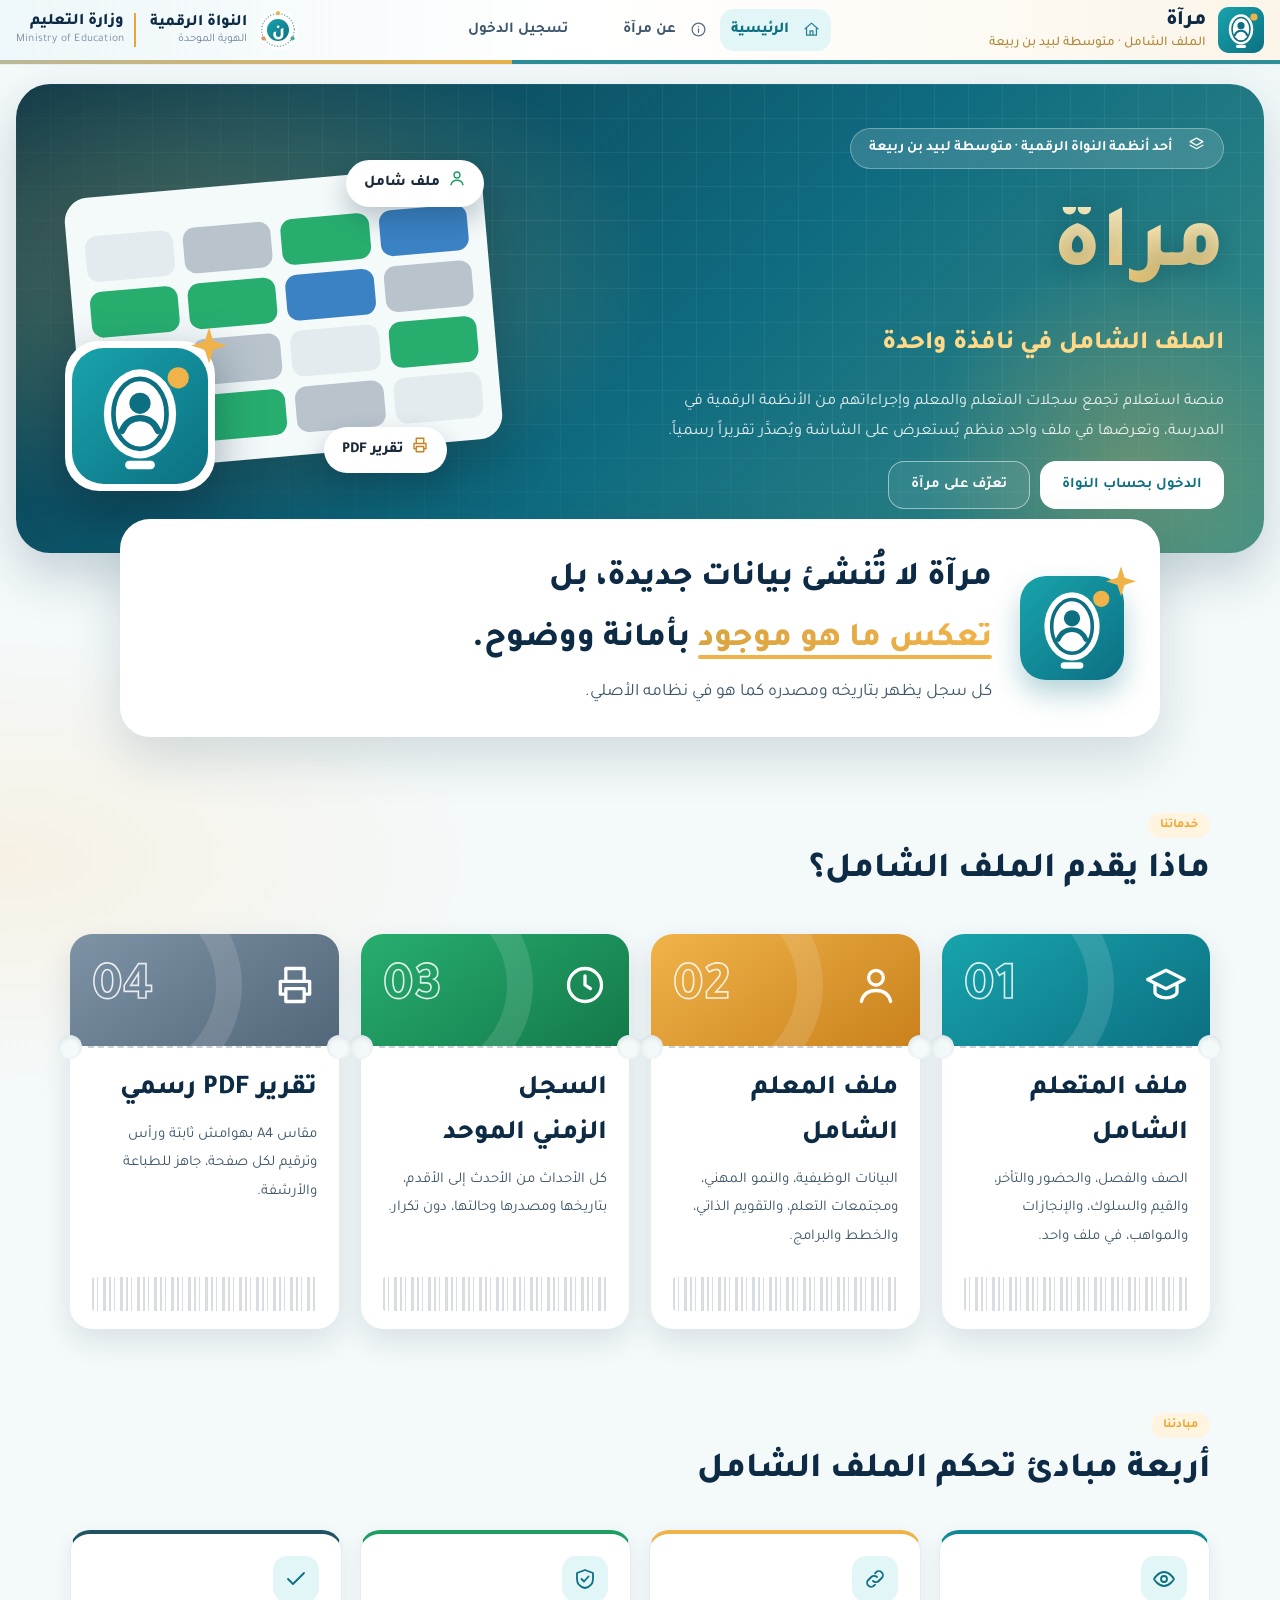
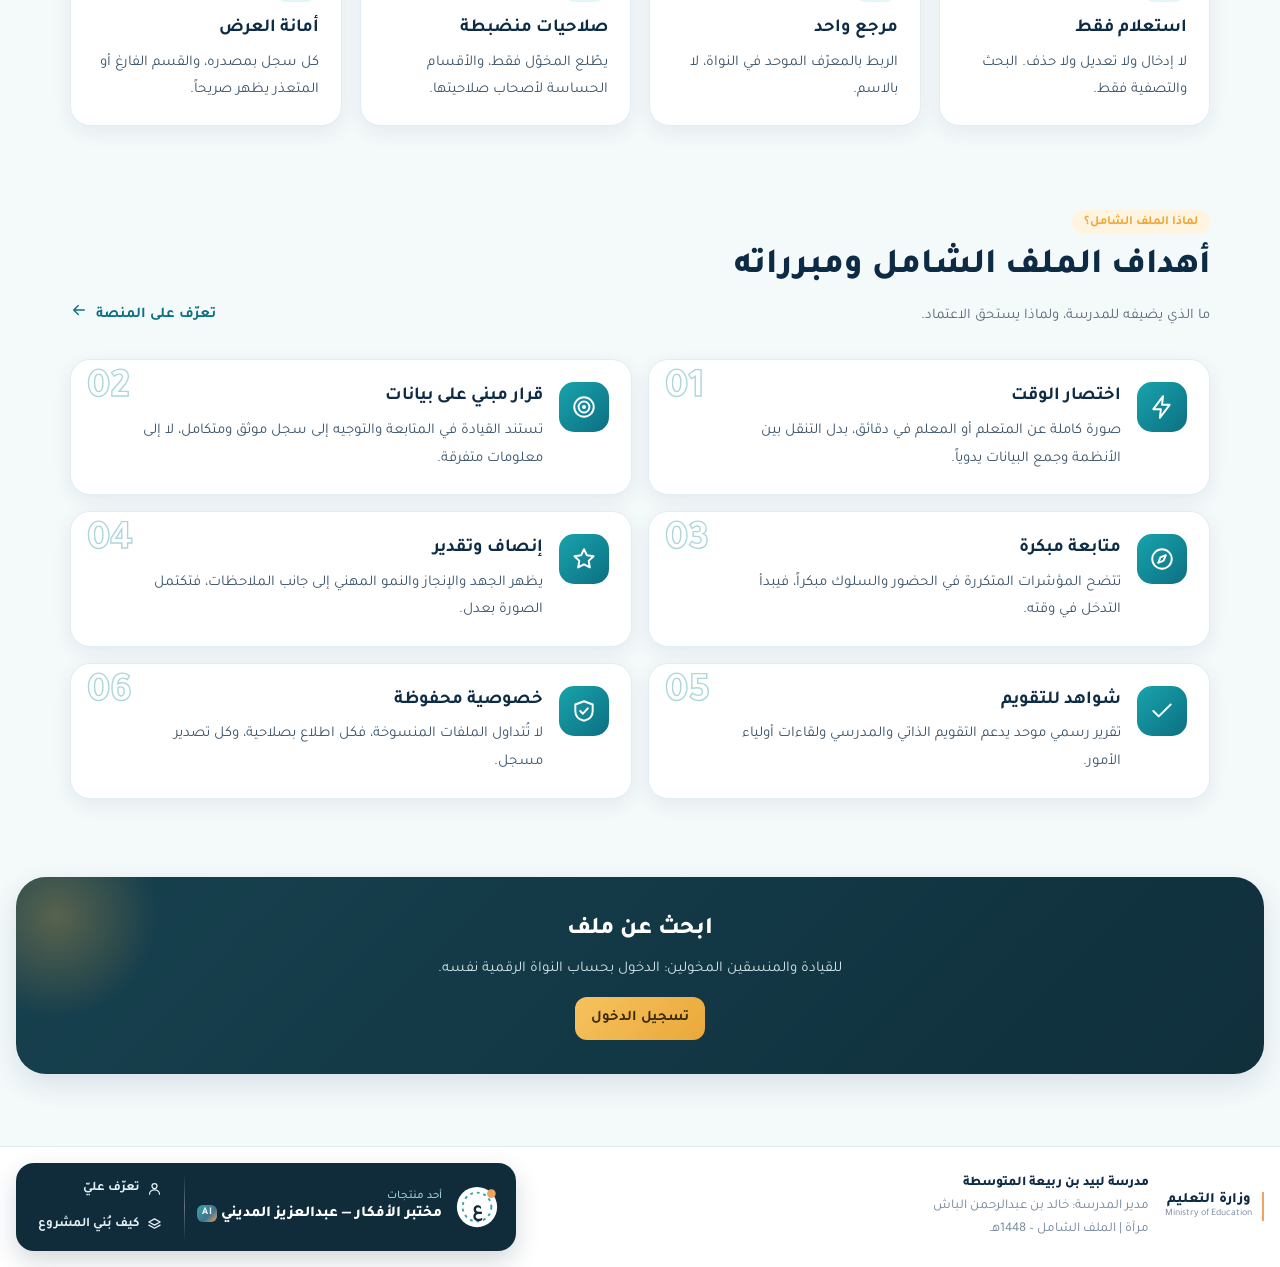
<file: site/index.html>
<!doctype html><html lang="ar" dir="rtl"><head><meta charset="utf-8"><meta name="viewport" content="width=device-width,initial-scale=1">
<title>مرآة | الملف الشامل · متوسطة لبيد بن ربيعة</title><meta name="description" content="مرآة | الملف الشامل: منصة استعلام موحد عن سجلات المتعلمين والمعلمين وإجراءاتهم في متوسطة لبيد بن ربيعة، أحد أنظمة النواة الرقمية."><link rel="preconnect" href="https://fonts.googleapis.com"><link rel="preconnect" href="https://fonts.gstatic.com" crossorigin><link href="https://fonts.googleapis.com/css2?family=Tajawal:wght@400;500;700;800&display=swap" rel="stylesheet"><link rel="icon" href="favicon.svg" type="image/svg+xml"><link rel="stylesheet" href="assets/core.css"><link rel="stylesheet" href="assets/ui.css"><link rel="stylesheet" href="assets/mirat.css"><style>
html:has(.qh),.qh{overflow-x:clip}
.qh .h3sub{font-weight:800;color:#ffd98a;margin:.4rem 0}
.qhero{padding-bottom:84px}
.qh .qhero .h3t h1{font-size:clamp(3rem,8vw,5.6rem);line-height:1.15;margin:.2em 0 0}
.qi{position:relative;min-height:360px;display:grid;place-items:center}
.qwin{width:min(92%,460px);background:#f4f9fa;border-radius:24px;padding:16px 18px 22px;box-shadow:0 26px 50px rgba(8,40,60,.32);transform:rotate(-5deg);animation:qfl 7s ease-in-out infinite}
@keyframes qfl{0%,100%{transform:rotate(-5deg) translateY(0)}50%{transform:rotate(-3deg) translateY(-12px)}}
.qwin .dots{display:flex;gap:6px;margin-bottom:12px}.qwin .dots i{width:11px;height:11px;border-radius:50%;background:#e8584f}.qwin .dots i:nth-child(2){background:#f0b34a}.qwin .dots i:nth-child(3){background:#5bbf8a}
.qgrid{display:grid;grid-template-columns:repeat(4,1fr);gap:10px}
.qgrid i{height:46px;border-radius:12px;background:#e3ebee;animation:qcell 11s ease-in-out infinite;animation-delay:var(--d)}
.qgrid i.g{--to:#27ae6f}.qgrid i.b{--to:#3b82c4}.qgrid i.y{--to:#b8c3cc}
.qgrid i.g,.qgrid i.b,.qgrid i.y{background:var(--to)}
@keyframes qcell{0%,8%{background:#b8c3cc}28%,40%{background:#3b82c4}58%,88%{background:var(--to)}100%{background:#b8c3cc}}
.qgrid i.y{animation-name:qcelly}@keyframes qcelly{0%,100%{background:#b8c3cc}}
.qchip{position:absolute;display:inline-flex;gap:8px;align-items:center;background:#fff;color:#1b2a3a;border-radius:99px;padding:9px 18px;font-weight:800;box-shadow:0 12px 26px rgba(8,40,60,.25);animation:qbob 5s ease-in-out infinite}
.qchip .ico{width:18px;height:18px;color:#1f9d63}.qchip.b .ico{color:#c9811c}
.qchip.a{top:6%;inset-inline-start:6%}.qchip.b{bottom:7%;inset-inline-start:14%;animation-delay:-2.2s}
@keyframes qbob{0%,100%{transform:translateY(0)}50%{transform:translateY(-9px)}}
.qlogo{position:absolute;bottom:2%;inset-inline-end:2%;width:150px;height:150px;animation:qbob 6s ease-in-out infinite;animation-delay:-1s;filter:drop-shadow(0 18px 24px rgba(8,40,60,.4))}
.qlogo .qlg{width:100%;height:100%;border-radius:34px;border:7px solid #fff;box-sizing:border-box;background:#fff}
.spk{position:absolute;top:-14px;inset-inline-start:-12px;width:36px;height:36px;background:var(--gold);clip-path:polygon(50% 0,62% 38%,100% 50%,62% 62%,50% 100%,38% 62%,0 50%,38% 38%);animation:qtw 2.6s ease-in-out infinite}
@keyframes qtw{0%,100%{transform:scale(.7) rotate(0);opacity:.7}50%{transform:scale(1.15) rotate(40deg);opacity:1}}
.qlg .ck,.qml .ck{stroke-dasharray:32;stroke-dashoffset:32;animation:qck 3.6s ease-in-out infinite}
@keyframes qck{0%,10%{stroke-dashoffset:32}35%,85%{stroke-dashoffset:0}100%{stroke-dashoffset:32}}
.qlg .dt,.qml .dt{transform-origin:51px 51px;animation:qpl 2.4s ease-in-out infinite}
@keyframes qpl{50%{transform:scale(1.25)}}
.qmc{max-width:1080px;margin:-52px auto 0;padding:0 20px;position:relative;z-index:2}
.qmc-in{background:var(--surface,#fff);border-radius:30px;box-shadow:0 20px 50px rgba(20,60,80,.16);padding:30px 36px;display:flex;gap:28px;align-items:center}
.qmc-l{position:relative;flex:none;width:104px;height:104px}
.qmc-l .qml{width:100%;height:100%;border-radius:26px;box-shadow:0 14px 28px rgba(12,111,130,.3)}
.qmc-l .spk{width:30px;height:30px;top:-10px}
.qmc-t h2{margin:0 0 8px;font-size:clamp(1.4rem,3vw,2.1rem);line-height:1.8;color:var(--ink);font-weight:800}
.qmc-t h2 em{font-style:normal;background:linear-gradient(90deg,var(--gold2),var(--gold));-webkit-background-clip:text;background-clip:text;color:transparent;position:relative;white-space:nowrap}
.qmc-t h2 em:after{content:"";position:absolute;inset-inline:0;bottom:-2px;height:4px;border-radius:4px;background:var(--gold);transform:scaleX(0);transform-origin:100% 50%;transition:transform 1s .6s cubic-bezier(.2,.8,.2,1)}
.qmc.in .qmc-t h2 em:after{transform:scaleX(1)}
.qmc-t p{margin:0;color:var(--ink2);font-size:1.1rem}
@media(max-width:760px){.qi{min-height:300px}.qlogo{width:110px;height:110px}.qmc-in{flex-direction:column;text-align:center;padding:26px 22px}.qhero{padding-bottom:70px}}
@media(prefers-reduced-motion:reduce){.qwin,.qchip,.qlogo,.spk,.qgrid i,.qlg .ck,.qlg .dt,.qml .ck,.qml .dt{animation:none}.qlg .ck,.qml .ck{stroke-dashoffset:0}.qmc-t h2 em:after{transform:scaleX(1)}}
.qs{max-width:1180px;margin:auto;padding:76px 20px 8px}
.tk-g{display:grid;grid-template-columns:repeat(4,minmax(0,1fr));gap:22px;margin-top:34px}
.tk{--c1:#18a4ab;--c2:#0c6f82;position:relative;background:var(--surface,#fff);border-radius:22px;box-shadow:0 12px 30px rgba(20,60,80,.12);display:flex;flex-direction:column;cursor:pointer;transition:transform .35s,box-shadow .35s;outline:none}
.tk:nth-child(2){--c1:#f0b34a;--c2:#c9811c}.tk:nth-child(3){--c1:#27ae6f;--c2:#14794a}.tk:nth-child(4){--c1:#7f93a6;--c2:#53677a}
.tk:hover,.tk:focus-visible,.tk.on{transform:translateY(-8px) rotate(-.6deg);box-shadow:0 22px 42px rgba(20,60,80,.2)}
.tk:focus-visible{outline:3px solid var(--brand);outline-offset:3px}
.tk-top{background:linear-gradient(145deg,var(--c1),var(--c2));color:#fff;border-radius:22px 22px 0 0;padding:20px 22px;display:flex;justify-content:space-between;align-items:center;position:relative;overflow:hidden;min-height:112px}
.tk-top:before{content:"";position:absolute;width:170px;height:170px;border-radius:50%;inset:-60px auto auto -50px;border:26px solid rgba(255,255,255,.12)}
.tk-top .ico{width:44px;height:44px;position:relative}
.tk-top b{font:800 3.4rem/1 Tajawal;color:transparent;-webkit-text-stroke:1.6px rgba(255,255,255,.85);position:relative}
.tk-perf{position:relative;height:0;border-top:2px dashed color-mix(in srgb,var(--ink2) 28%,transparent);margin:0 18px}
.tk-perf:before,.tk-perf:after{content:"";position:absolute;top:-13px;width:24px;height:24px;border-radius:50%;background:var(--bg);box-shadow:inset 0 2px 5px rgba(20,60,80,.12)}
.tk-perf:before{inset-inline-start:-30px}.tk-perf:after{inset-inline-end:-30px}
.tk-body{padding:20px 22px 26px;flex:1}
.tk-body h3{margin:0 0 8px;font-size:1.7rem;font-weight:800;color:var(--ink)}
.tk-body p{margin:0;color:var(--ink2);line-height:1.9}
.tk-bar{height:34px;margin:0 22px 18px;background:repeating-linear-gradient(90deg,var(--ink) 0 2px,transparent 2px 5px,var(--ink) 5px 6px,transparent 6px 11px,var(--ink) 11px 14px,transparent 14px 17px);opacity:.16;border-radius:3px}
.tk-st{position:absolute;inset-inline-end:14px;bottom:44px;border:3px solid #1f9d63;color:#1f9d63;border-radius:12px;padding:4px 14px;font-weight:800;font-size:1.15rem;transform:rotate(-14deg) scale(1.25);opacity:0;transition:transform .35s cubic-bezier(.3,1.6,.5,1),opacity .25s;pointer-events:none;background:rgba(255,255,255,.7)}
.tk:hover .tk-st,.tk:focus-visible .tk-st,.tk.on .tk-st{opacity:1;transform:rotate(-14deg) scale(1)}
.id-g{display:grid;grid-template-columns:repeat(4,minmax(0,1fr));gap:24px;margin-top:70px}
.id{position:relative;background:var(--surface,#fff);border-radius:20px;box-shadow:0 14px 32px rgba(20,60,80,.13);padding:54px 20px 0;text-align:center;transform-origin:50% -60px;transition:box-shadow .3s}
.id:before{content:"";position:absolute;top:16px;left:50%;width:58px;height:10px;margin-left:-29px;border-radius:9px;background:var(--bg);box-shadow:inset 0 2px 4px rgba(20,60,80,.25)}
.id .lan{position:absolute;bottom:calc(100% - 16px);left:50%;width:12px;height:64px;margin-left:-6px;background:linear-gradient(180deg,rgba(12,111,130,0),#0c6f82 35%,#18a4ab);border-radius:6px 6px 3px 3px}
.id:hover{animation:qhsway 1.6s ease-in-out;box-shadow:0 22px 40px rgba(20,60,80,.2)}
@keyframes qhsway{0%,100%{transform:rotate(0)}20%{transform:rotate(3.5deg)}45%{transform:rotate(-2.8deg)}70%{transform:rotate(1.5deg)}}
.id .av{width:84px;height:84px;border-radius:50%;margin:0 auto 14px;display:grid;place-items:center;background:linear-gradient(145deg,#18a4ab,#0c6f82);box-shadow:0 0 0 5px #fff,0 0 0 7px color-mix(in srgb,var(--brand) 40%,transparent)}
.id .av .ico{width:38px;height:38px;color:#fff}
.id small{display:block;color:var(--gold2);font-weight:800}
.id h3{margin:4px 0 8px;font-size:1.55rem;font-weight:800;color:var(--ink)}
.id p{margin:0;color:var(--ink2);line-height:1.85;min-height:3.7em}
.id .ft{margin:18px -20px 0;padding:10px;background:linear-gradient(90deg,#0c6f82,#18a4ab);color:#fff;border-radius:0 0 20px 20px;font-size:.78rem;font-weight:700}
.id:nth-child(2) .av{background:linear-gradient(145deg,#f0b34a,#c9811c)}.id:nth-child(3) .av{background:linear-gradient(145deg,#27ae6f,#14794a)}.id:nth-child(4) .av{background:linear-gradient(145deg,#7f93a6,#53677a)}
.id:nth-child(2) .ft{background:linear-gradient(90deg,#c9811c,#f0b34a)}.id:nth-child(3) .ft{background:linear-gradient(90deg,#14794a,#27ae6f)}.id:nth-child(4) .ft{background:linear-gradient(90deg,#53677a,#7f93a6)}
.qh .ctab{margin-top:70px}
@media(max-width:980px){.tk-g,.id-g{grid-template-columns:repeat(2,minmax(0,1fr))}}
@media(max-width:560px){.tk-g,.id-g{grid-template-columns:1fr}.ro-l button{grid-template-columns:44px 1fr 70px;padding:16px}.ro-h{padding:22px}.id-g{gap:60px}}
@media(prefers-reduced-motion:reduce){.qh .h3t h1 .qw{animation:none;opacity:1;transform:none;filter:none}.qh .h3t h1 em:after{animation:none;transform:none}.id:hover{animation:none}}
</style></head>

<body class="pubsite qh">
<div id="hdr"></div>
<section class="hero3 hl qhero"><div class="h3g"><div class="h3t"><span class="h3pill"><span class="tg" data-ico="layers"></span>أحد أنظمة النواة الرقمية · متوسطة لبيد بن ربيعة</span>
<h1><em>مرآة</em></h1>
<p class="h3sub">الملف الشامل في نافذة واحدة</p>
<p class="h3p">منصة استعلام تجمع سجلات المتعلم والمعلم وإجراءاتهم من الأنظمة الرقمية في المدرسة، وتعرضها في ملف واحد منظم يُستعرض على الشاشة ويُصدَّر تقريراً رسمياً.</p>
<div class="h3act"><a class="btn" href="login.html" data-login="1">الدخول بحساب النواة</a><a class="btn ghost" href="about.html">تعرّف على مرآة</a></div></div>
<div class="qi" aria-hidden="true"><div class="qwin"><div class="dots"><i></i><i></i><i></i></div><div class="qgrid"><i class="b" style="--d:0.0s"></i><i class="g" style="--d:0.6s"></i><i class="y" style="--d:1.1s"></i><i class="" style="--d:1.7s"></i><i class="y" style="--d:2.2s"></i><i class="b" style="--d:2.8s"></i><i class="g" style="--d:3.3s"></i><i class="g" style="--d:3.9s"></i><i class="g" style="--d:4.4s"></i><i class="" style="--d:5.0s"></i><i class="y" style="--d:5.5s"></i><i class="b" style="--d:6.1s"></i><i class="" style="--d:6.6s"></i><i class="y" style="--d:7.2s"></i><i class="g" style="--d:7.7s"></i><i class="" style="--d:8.2s"></i></div></div>
<span class="qchip a"><span data-ico="user"></span>ملف شامل</span><span class="qchip b"><span data-ico="print"></span>تقرير PDF</span>
<div class="qlogo"><svg class="qlg" viewBox="0 0 64 64" aria-hidden="true"><defs><linearGradient id="qlg1" x1="0" y1="0" x2="1" y2="1"><stop offset="0" stop-color="#18a4ab"/><stop offset="1" stop-color="#0c6f82"/></linearGradient></defs><rect width="64" height="64" rx="15" fill="url(#qlg1)"/><ellipse cx="32" cy="31" rx="17" ry="21" fill="#fff"/><ellipse cx="32" cy="31" rx="12.5" ry="16.5" fill="none" stroke="#0c6f82" stroke-width="2.2"/><circle cx="32" cy="26" r="5" fill="#0c6f82"/><path d="M23.5 39c1.8-4.2 5-6 8.5-6s6.7 1.8 8.5 6" fill="none" stroke="#0c6f82" stroke-width="3" stroke-linecap="round"/><path d="M27 55h10" stroke="#fff" stroke-width="4" stroke-linecap="round"/><circle class="dt" cx="50" cy="14" r="5" fill="#f0b34a"/></svg><span class="spk"></span></div></div></div></section>
<section class="qmc rv"><div class="qmc-in"><div class="qmc-l"><svg class="qml" viewBox="0 0 64 64" aria-hidden="true"><defs><linearGradient id="qlg2" x1="0" y1="0" x2="1" y2="1"><stop offset="0" stop-color="#18a4ab"/><stop offset="1" stop-color="#0c6f82"/></linearGradient></defs><rect width="64" height="64" rx="15" fill="url(#qlg2)"/><ellipse cx="32" cy="31" rx="17" ry="21" fill="#fff"/><ellipse cx="32" cy="31" rx="12.5" ry="16.5" fill="none" stroke="#0c6f82" stroke-width="2.2"/><circle cx="32" cy="26" r="5" fill="#0c6f82"/><path d="M23.5 39c1.8-4.2 5-6 8.5-6s6.7 1.8 8.5 6" fill="none" stroke="#0c6f82" stroke-width="3" stroke-linecap="round"/><path d="M27 55h10" stroke="#fff" stroke-width="4" stroke-linecap="round"/><circle class="dt" cx="50" cy="14" r="5" fill="#f0b34a"/></svg><span class="spk"></span></div><div class="qmc-t"><h2>مرآة لا تُنشئ بيانات جديدة، بل <em>تعكس ما هو موجود</em> بأمانة ووضوح.</h2><p>كل سجل يظهر بتاريخه ومصدره كما هو في نظامه الأصلي.</p></div></div></section>
<section class="qs" id="svc"><div class="hh rv"><div><small>خدماتنا</small><h2>ماذا يقدم الملف الشامل؟</h2></div></div><div class="tk-g"><div class="tk rv" tabindex="0" role="button" aria-label="ملف المتعلم الشامل"><div class="tk-top"><span data-ico="cap"></span><b>01</b></div><div class="tk-perf"></div><div class="tk-body"><h3>ملف المتعلم الشامل</h3><p>الصف والفصل، والحضور والتأخر، والقيم والسلوك، والإنجازات والمواهب، في ملف واحد.</p></div><div class="tk-bar"></div><span class="tk-st">موثّق ✓</span></div><div class="tk rv" tabindex="0" role="button" aria-label="ملف المعلم الشامل"><div class="tk-top"><span data-ico="user"></span><b>02</b></div><div class="tk-perf"></div><div class="tk-body"><h3>ملف المعلم الشامل</h3><p>البيانات الوظيفية، والنمو المهني، ومجتمعات التعلم، والتقويم الذاتي، والخطط والبرامج.</p></div><div class="tk-bar"></div><span class="tk-st">موثّق ✓</span></div><div class="tk rv" tabindex="0" role="button" aria-label="السجل الزمني الموحد"><div class="tk-top"><span data-ico="clock"></span><b>03</b></div><div class="tk-perf"></div><div class="tk-body"><h3>السجل الزمني الموحد</h3><p>كل الأحداث من الأحدث إلى الأقدم، بتاريخها ومصدرها وحالتها، دون تكرار.</p></div><div class="tk-bar"></div><span class="tk-st">موثّق ✓</span></div><div class="tk rv" tabindex="0" role="button" aria-label="تقرير PDF رسمي"><div class="tk-top"><span data-ico="print"></span><b>04</b></div><div class="tk-perf"></div><div class="tk-body"><h3>تقرير PDF رسمي</h3><p>مقاس A4 بهوامش ثابتة ورأس وترقيم لكل صفحة، جاهز للطباعة والأرشفة.</p></div><div class="tk-bar"></div><span class="tk-st">موثّق ✓</span></div></div></section>
<section class="qs" id="prn"><div class="hh rv"><div><small>مبادئنا</small><h2>أربعة مبادئ تحكم الملف الشامل</h2></div></div><div class="mr-prn"><div class="mr-pc rv"><i data-ico="eye"></i><b>استعلام فقط</b><p>لا إدخال ولا تعديل ولا حذف. البحث والتصفية فقط.</p></div><div class="mr-pc rv"><i data-ico="link"></i><b>مرجع واحد</b><p>الربط بالمعرّف الموحد في النواة، لا بالاسم.</p></div><div class="mr-pc rv"><i data-ico="shield2"></i><b>صلاحيات منضبطة</b><p>يطّلع المخوّل فقط، والأقسام الحساسة لأصحاب صلاحيتها.</p></div><div class="mr-pc rv"><i data-ico="check"></i><b>أمانة العرض</b><p>كل سجل بمصدره، والقسم الفارغ أو المتعذر يظهر صريحاً.</p></div></div></section>
<section class="qs" id="goals"><div class="hh rv"><div><small>لماذا الملف الشامل؟</small><h2>أهداف الملف الشامل ومبرراته</h2><p class="hh-d">ما الذي يضيفه للمدرسة، ولماذا يستحق الاعتماد.</p></div><a href="about.html" class="hl-a">تعرّف على المنصة <i data-ico="arrow"></i></a></div><div class="mr-goals"><div class="mr-gl rv"><span class="mr-gn">01</span><i data-ico="bolt"></i><div><b>اختصار الوقت</b><p>صورة كاملة عن المتعلم أو المعلم في دقائق، بدل التنقل بين الأنظمة وجمع البيانات يدوياً.</p></div></div><div class="mr-gl rv"><span class="mr-gn">02</span><i data-ico="target"></i><div><b>قرار مبني على بيانات</b><p>تستند القيادة في المتابعة والتوجيه إلى سجل موثق ومتكامل، لا إلى معلومات متفرقة.</p></div></div><div class="mr-gl rv"><span class="mr-gn">03</span><i data-ico="compass"></i><div><b>متابعة مبكرة</b><p>تتضح المؤشرات المتكررة في الحضور والسلوك مبكراً، فيبدأ التدخل في وقته.</p></div></div><div class="mr-gl rv"><span class="mr-gn">04</span><i data-ico="star"></i><div><b>إنصاف وتقدير</b><p>يظهر الجهد والإنجاز والنمو المهني إلى جانب الملاحظات، فتكتمل الصورة بعدل.</p></div></div><div class="mr-gl rv"><span class="mr-gn">05</span><i data-ico="check"></i><div><b>شواهد للتقويم</b><p>تقرير رسمي موحد يدعم التقويم الذاتي والمدرسي ولقاءات أولياء الأمور.</p></div></div><div class="mr-gl rv"><span class="mr-gn">06</span><i data-ico="shield2"></i><div><b>خصوصية محفوظة</b><p>لا تُتداول الملفات المنسوخة، فكل اطلاع بصلاحية، وكل تصدير مسجل.</p></div></div></div></section>
<div class="ctab rv"><h2>ابحث عن ملف</h2><p>للقيادة والمنسقين المخولين: الدخول بحساب النواة الرقمية نفسه.</p><a class="btn gold" href="login.html" data-login="1">تسجيل الدخول</a></div>
<div id="ftr"></div><script src="assets/config.js"></script><script src="assets/chrome.js"></script><script src="assets/role-switch.js"></script><script src="assets/unified-kit.js"></script><script src="assets/about-icons.js"></script><script>
pubInit("index.html");
document.querySelectorAll(".tk").forEach(t=>{t.onclick=()=>t.classList.toggle("on");t.onkeydown=e=>{if(e.key==="Enter"||e.key===" "){e.preventDefault();t.classList.toggle("on")}}});
</script><script src="https://i3zalmadeni.github.io/digital-core/assets/report-kit.js?v=20261120a"></script><script>window.ReportKit&&ReportKit.install({system:"mirat",systemName:"مرآة | الملف الشامل",root:["#doc","#main","main"]});</script></body></html>
</file>
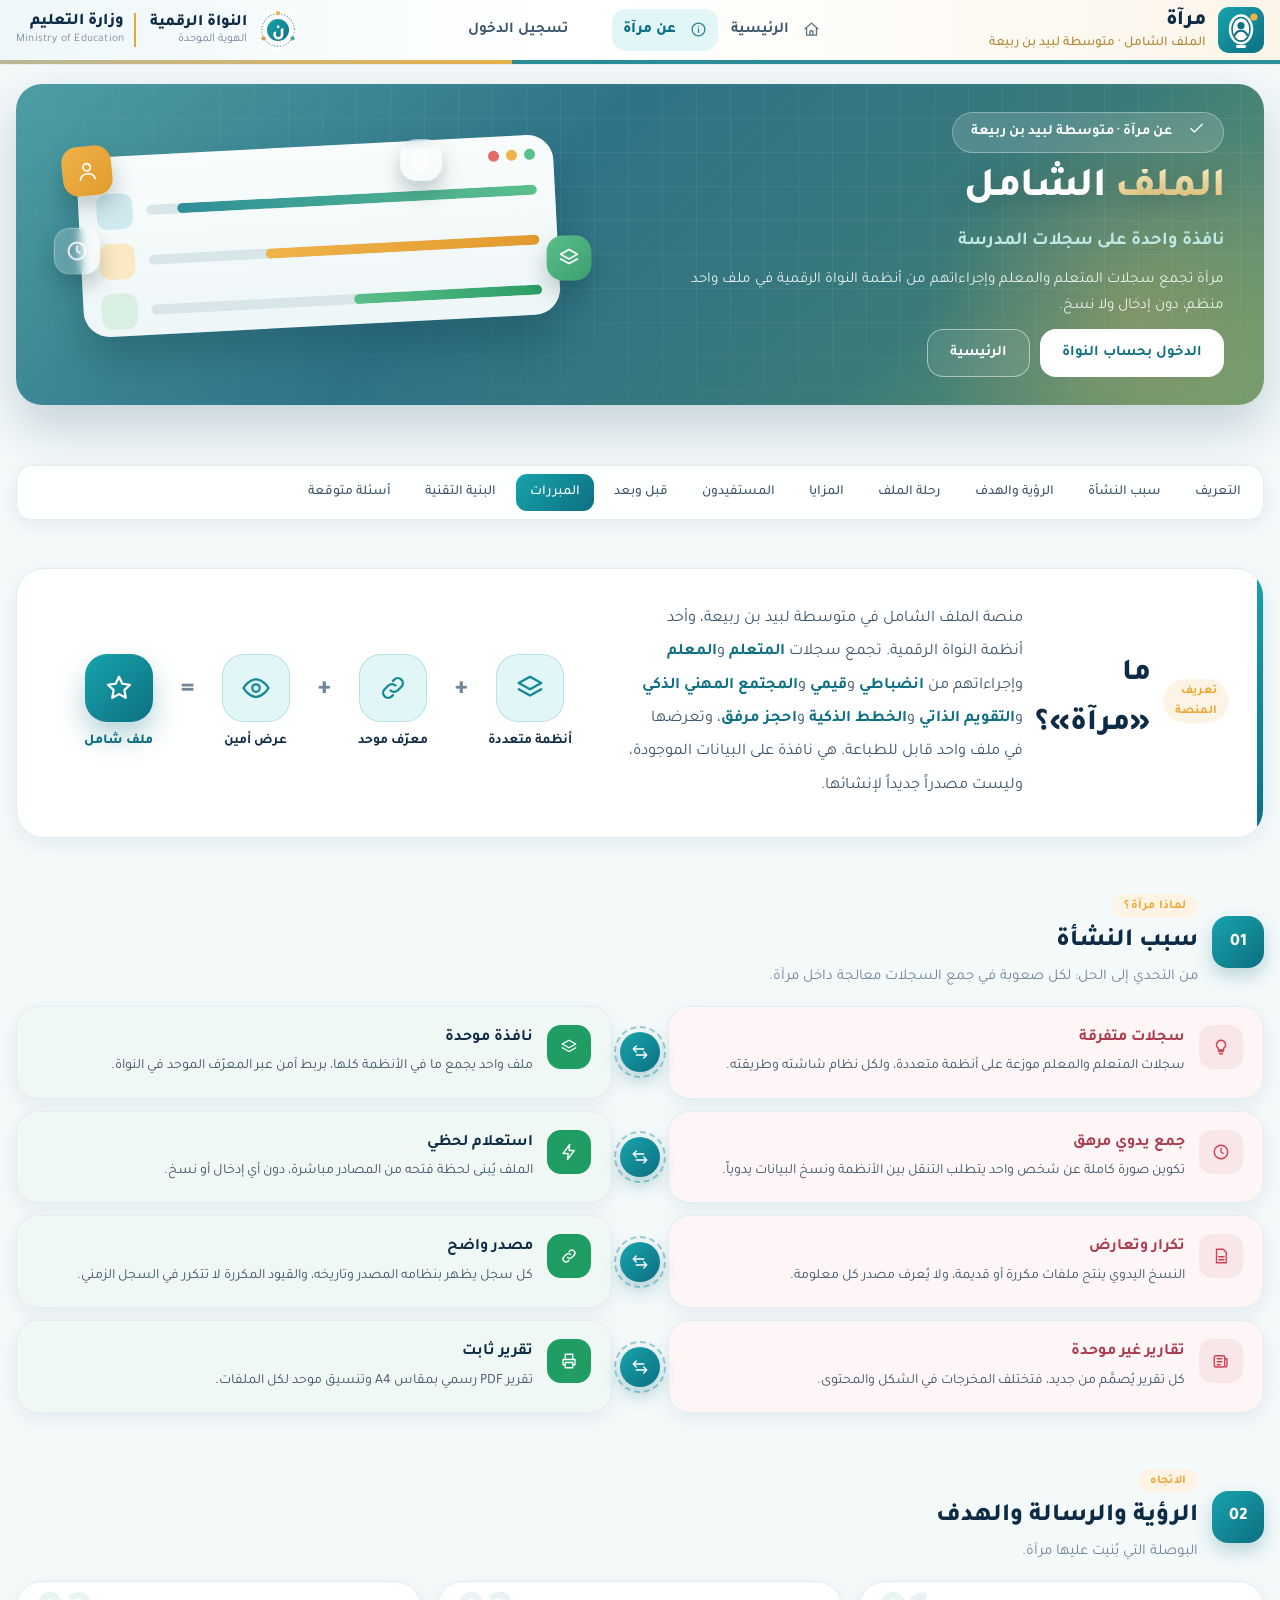
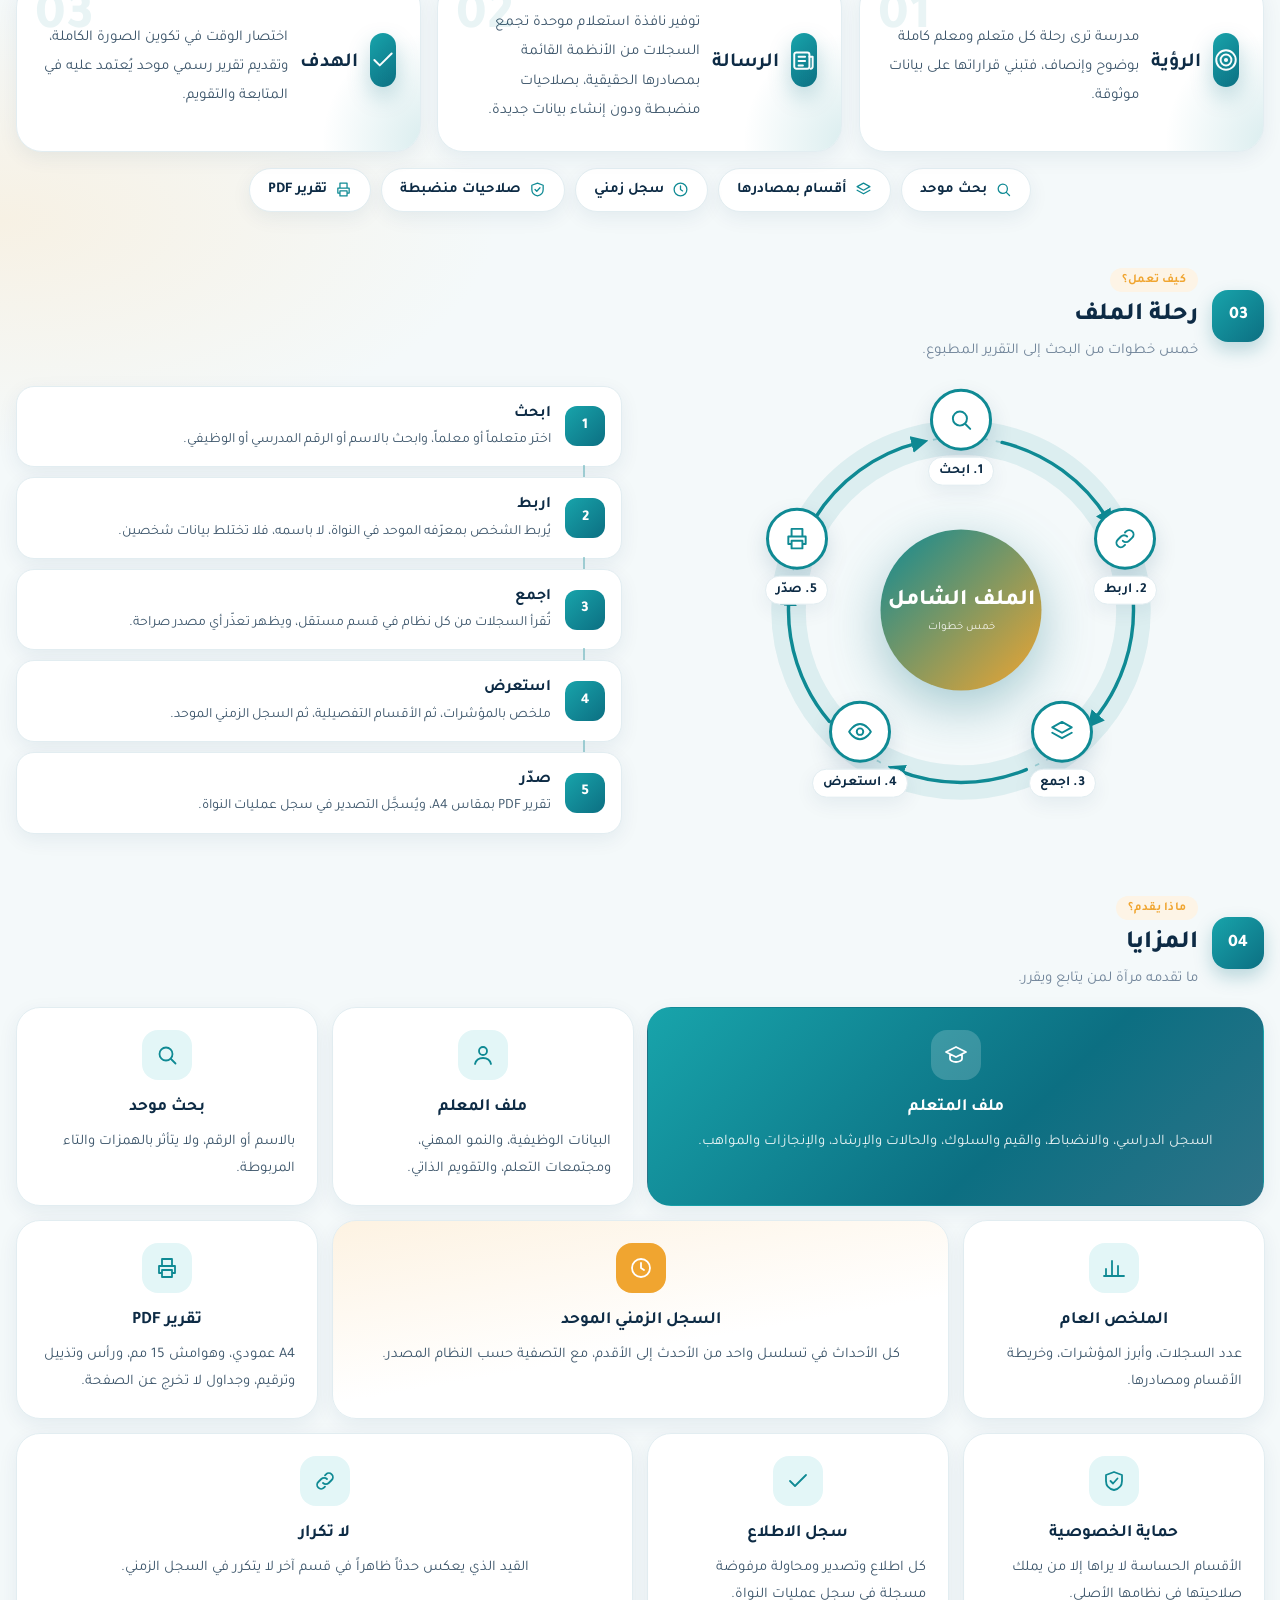
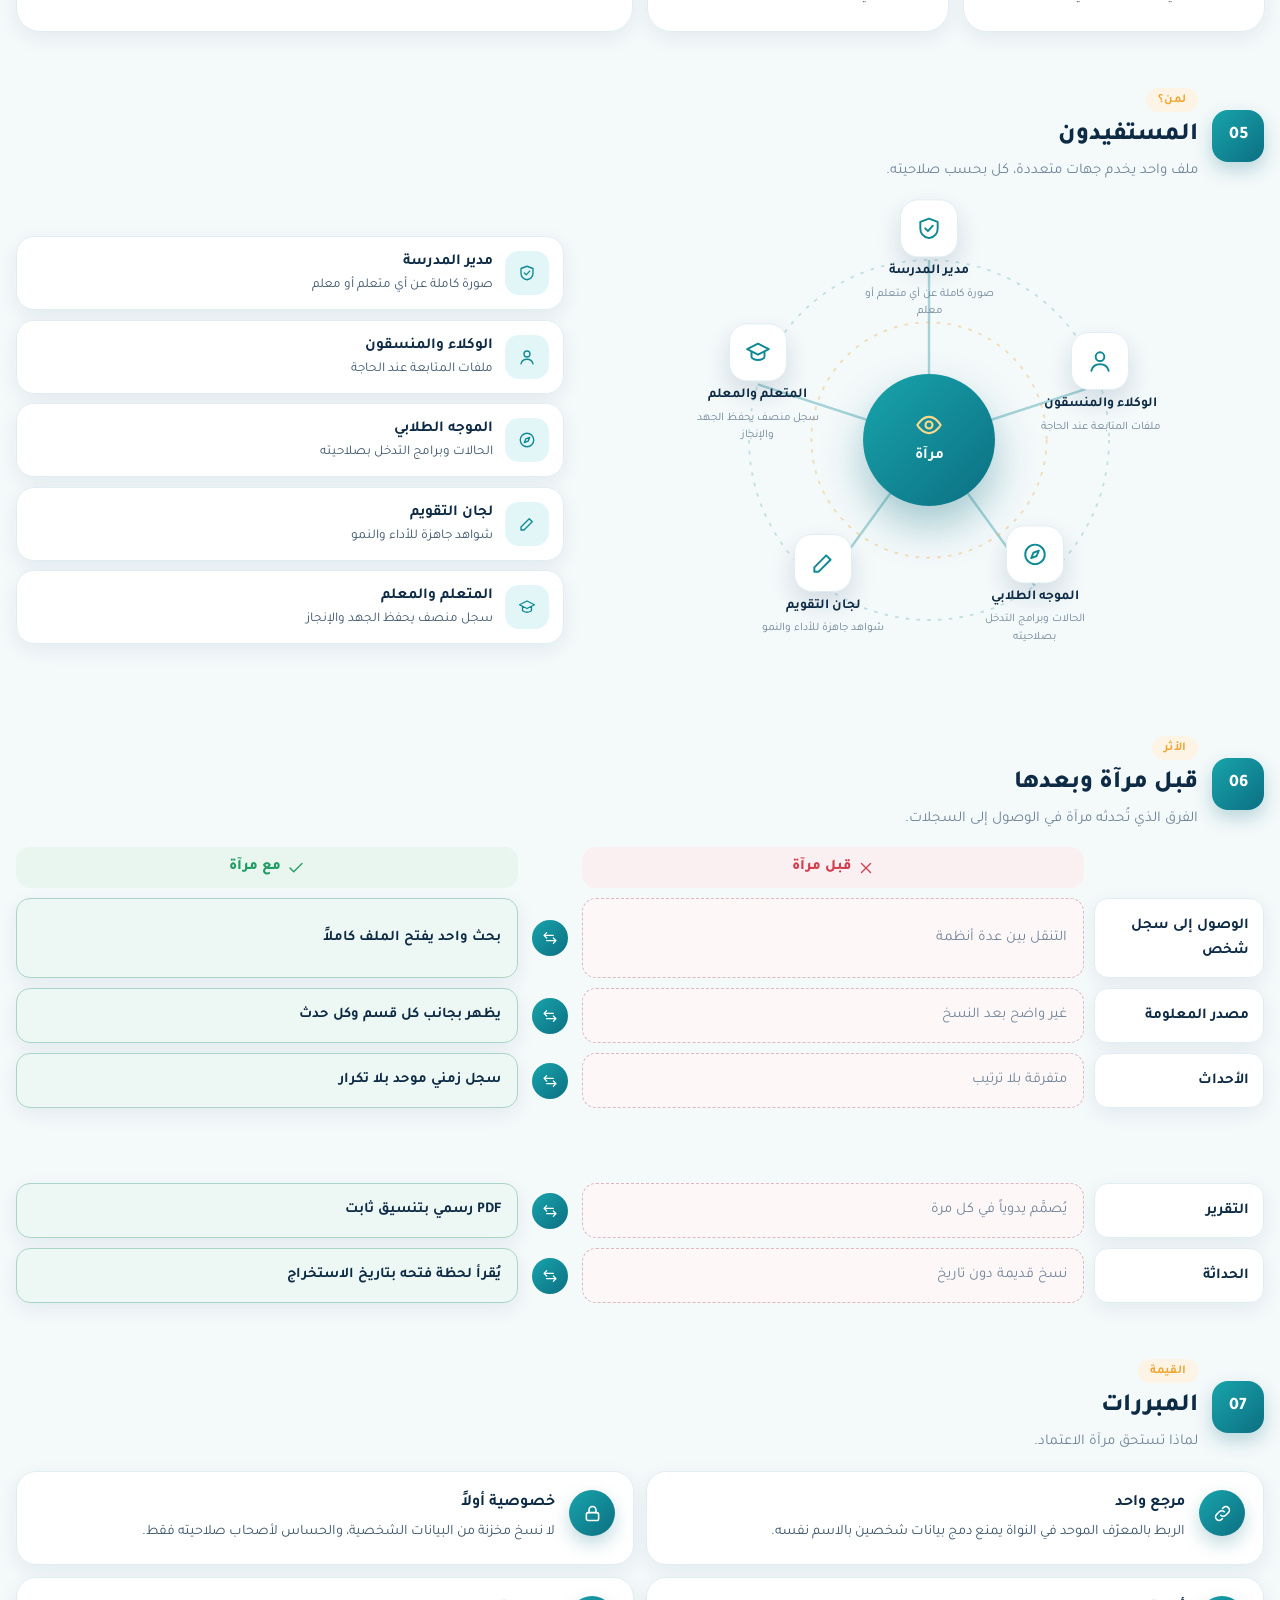
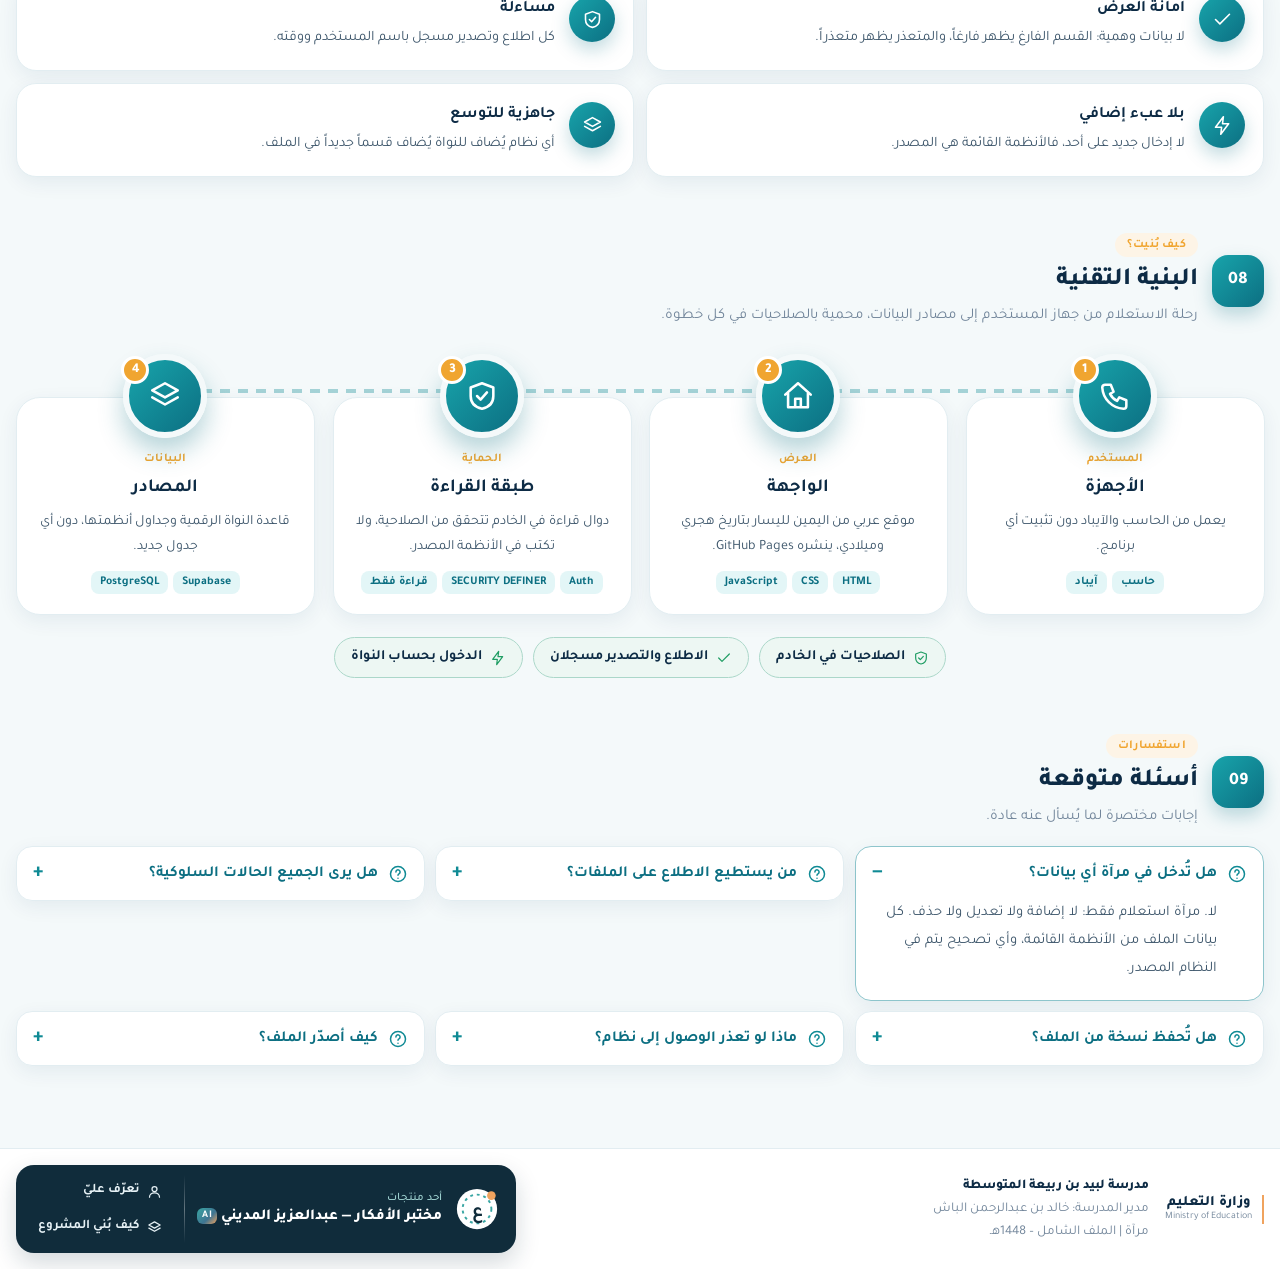
<file: site/about.html>
<!doctype html><html lang="ar" dir="rtl"><head><meta charset="utf-8"><meta name="viewport" content="width=device-width,initial-scale=1">
<title>عن مرآة – الملف الشامل</title><meta name="description" content="ما هي مرآة | الملف الشامل في متوسطة لبيد بن ربيعة وكيف تعمل"><link rel="preconnect" href="https://fonts.googleapis.com"><link rel="preconnect" href="https://fonts.gstatic.com" crossorigin><link href="https://fonts.googleapis.com/css2?family=Tajawal:wght@400;500;700;800&display=swap" rel="stylesheet"><link rel="icon" href="favicon.svg" type="image/svg+xml"><link rel="stylesheet" href="assets/core.css"><link rel="stylesheet" href="assets/ui.css"><link rel="stylesheet" href="assets/mirat.css"><link rel="stylesheet" href="assets/about.css"></head><body class="pubsite">
<div id="hdr"></div>
<section class="hero3 slim"><div class="h3g"><div class="h3t"><span class="h3pill"><span class="tg" data-ico="check"></span>عن مرآة · متوسطة لبيد بن ربيعة</span><h1><em>الملف</em> الشامل</h1><p class="h3sub">نافذة واحدة على سجلات المدرسة</p><p class="h3p">مرآة تجمع سجلات المتعلم والمعلم وإجراءاتهم من أنظمة النواة الرقمية في ملف واحد منظم، دون إدخال ولا نسخ.</p><div class="h3chips"><span class="h3chip"><span class="tg" data-ico="eye"></span>استعلام فقط</span><span class="h3chip"><span class="tg" data-ico="link"></span>معرّف موحد</span><span class="h3chip"><span class="tg" data-ico="clock"></span>سجل زمني</span><span class="h3chip"><span class="tg" data-ico="print"></span>تقرير PDF</span></div><div class="h3act"><a class="btn" href="login.html" data-login="1">الدخول بحساب النواة</a><a class="btn ghost" href="index.html">الرئيسية</a></div></div><div class="illus" aria-hidden="true"><div class="win"><div class="dots"><i></i><i></i><i></i></div>
<div class="wrow"><div class="sq" style="background:#cfe9ee"></div><div class="tr"><i style="width:92%;background:linear-gradient(90deg,#2f8f99,#5bbf8a)"></i></div></div>
<div class="wrow"><div class="sq" style="background:#fbe9c4"></div><div class="tr"><i style="width:70%;background:linear-gradient(90deg,#f0b34a,#e29a2c)"></i></div></div>
<div class="wrow"><div class="sq" style="background:#d9efe2"></div><div class="tr"><i style="width:48%;background:linear-gradient(90deg,#5bbf8a,#2a9d65)"></i></div></div></div>
<div class="fl a" data-ico="user"></div><div class="fl b" data-ico="clock"></div><div class="fl c" data-ico="layers"></div><div class="fl d" data-ico="print"></div></div></div></section><section class="sct" id="about"></section><div id="ftr"></div><script src="assets/config.js"></script><script src="assets/chrome.js"></script><script src="assets/role-switch.js"></script><script src="assets/unified-kit.js"></script><script src="assets/about-icons.js"></script><script src="assets/about-mr.js"></script><script>pubInit("about.html");document.getElementById("about").innerHTML=aboutPage();document.querySelectorAll("#about [data-ico]").forEach(e=>e.innerHTML=ico(e.dataset.ico));aboutInit(document);</script><script src="https://i3zalmadeni.github.io/digital-core/assets/report-kit.js?v=20261120a"></script><script>window.ReportKit&&ReportKit.install({system:"mirat",systemName:"مرآة | الملف الشامل",root:["#doc","#main","main"]});</script></body></html>
</file>
<file: site/assets/core.css>
/* الهوية البصرية مستنسخة من «الخطط الذكية – متوسطة لبيد بن ربيعة» (labeedsch.github.io/1448) لتوحيد هوية المدرسة
   الرموز: تيل (brand) + ذهبي (gold) + كحلي مخضرّ داكن (navy) + خلفيات بطاقات مُلوّنة هادئة (c0..c5) */
:root{--bg:#f4f9fa;--surface:#fff;--soft:#eef8fa;--ink:#0d2b45;--ink2:#3d566b;--muted:#71859a;--line:#e2edf1;
--brand:#0f8a94;--brand2:#0c6f82;--brandsoft:#e3f6f7;--ok:#1f9d63;--info:#2f6fc4;--bad:#d23f4f;--warn:#c27a12;
--gold:#f0b34a;--gold2:#d9a441;--goldink:#a97b1f;--acc2:#f0a530;--acc2soft:#fff4e0;
--navy:#17414f;--navy2:#0f2f3b;--navy3:#215463;
--grad:linear-gradient(135deg,#18a4ab,#0c6f82);--hv:linear-gradient(135deg,#18a4ab 0%,#0c6f82 60%,#2f7388 100%);--acc2ink:#a35f0a;
--herobg:linear-gradient(135deg,#4c9ea3 0%,#2f6f84 42%,#3a7a79 72%,#6f9b6f 100%);
--hdrbg:#fff;--moe:#07a869;--moe2:#0da9a6;--moenavy:#15445a;
--stripe:#07a869;
--shadow:0 6px 20px rgba(13,59,102,.07);--shadow2:0 10px 28px rgba(13,59,102,.12);
--c0b:#e3f6f7;--c0f:#0f8a94;--c1b:#eaf0fb;--c1f:#2f5ea8;--c2b:#f3ecfb;--c2f:#7a4bb5;--c3b:#fdf2e3;--c3f:#b86d0c;--c4b:#e8f6ee;--c4f:#24895a;--c5b:#fcebee;--c5f:#b8434f;
--font:"Tajawal","Segoe UI",Tahoma,sans-serif;color-scheme:light}
@media (prefers-color-scheme:dark){:root:not([data-theme="light"]){--bg:#0b1a24;--surface:#11242f;--soft:#0f2230;--ink:#e3f0f5;--ink2:#b5c9d4;--muted:#8aa1b0;--line:#1f3a48;--brand:#3cc4c9;--brand2:#62d3d6;--brandsoft:#143a42;--acc2soft:#3a2a12;--hdrbg:#11242f;--herobg:linear-gradient(135deg,#1d5b66 0%,#173f56 45%,#1d4a4c 75%,#35603f 100%);--shadow:0 6px 20px rgba(0,0,0,.3);--shadow2:0 10px 28px rgba(0,0,0,.4);--c0b:#123c43;--c0f:#5fd0d4;--c1b:#17294a;--c1f:#8fb1ee;--c2b:#2a1f40;--c2f:#c3a2ec;--c3b:#3a2a12;--c3f:#f0b75a;--c4b:#133325;--c4f:#6fd3a0;--c5b:#3d1c22;--c5f:#f0909a;color-scheme:dark}}
:root[data-theme="dark"]{--bg:#0b1a24;--surface:#11242f;--soft:#0f2230;--ink:#e3f0f5;--ink2:#b5c9d4;--muted:#8aa1b0;--line:#1f3a48;--brand:#3cc4c9;--brand2:#62d3d6;--brandsoft:#143a42;--acc2soft:#3a2a12;--hdrbg:#11242f;--herobg:linear-gradient(135deg,#1d5b66 0%,#173f56 45%,#1d4a4c 75%,#35603f 100%);--shadow:0 6px 20px rgba(0,0,0,.3);--shadow2:0 10px 28px rgba(0,0,0,.4);--c0b:#123c43;--c0f:#5fd0d4;--c1b:#17294a;--c1f:#8fb1ee;--c2b:#2a1f40;--c2f:#c3a2ec;--c3b:#3a2a12;--c3f:#f0b75a;--c4b:#133325;--c4f:#6fd3a0;--c5b:#3d1c22;--c5f:#f0909a;color-scheme:dark}
*{box-sizing:border-box}
body{margin:0;background:var(--bg);color:var(--ink);font-family:var(--font);font-size:15px;line-height:1.65;direction:rtl}
a{color:var(--brand)} h1,h2,h3{text-wrap:balance;margin:0}
.wrap{max-width:1280px;margin:0 auto;padding-inline:16px}
.ico{width:18px;height:18px;stroke:currentColor;fill:none;stroke-width:1.8;stroke-linecap:round;stroke-linejoin:round;flex:none}

/* الترويسة: هوية وزارة التعليم، خلفية بيضاء وشريط أخضر موحّد */
header{position:sticky;top:0;z-index:40;background:var(--hdrbg);border-bottom:0}
:root{--sp:0}
header::after{content:"";display:block;height:3px;
  background:
    linear-gradient(90deg,transparent,#f0b34a 45%,#f6c25e 55%,transparent) calc((1 - var(--sp))*100%) 0/34% 100% no-repeat,
    linear-gradient(90deg,#07a869,#0da9a6 50%,#07a869)}
@media (prefers-reduced-motion:reduce){header::after{background:linear-gradient(90deg,#07a869,#f0b34a 50%,#07a869)}}
.top{display:flex;align-items:center;gap:18px;padding-block:10px;flex-wrap:wrap}
.bm{display:flex;align-items:center;gap:10px;text-decoration:none;color:var(--ink)} .bm svg{width:40px;height:40px}
.bm b{display:block;font-size:1.05rem;font-weight:800} .bm small{display:block;color:var(--ink2);font-size:.78rem;font-weight:500}
nav{display:flex;gap:4px;flex:1;justify-content:center;flex-wrap:wrap}
nav a{position:relative;white-space:nowrap;padding:8px 14px;color:var(--ink2);text-decoration:none;font-weight:500;border-radius:12px}
nav a:hover{color:var(--brand2)}
nav a.on{color:var(--brand2);font-weight:700}
.lab-foot{border-top:1px solid var(--line);border-image:none;background:var(--surface);margin-top:28px}
.lab-foot .lf{display:flex;align-items:center;justify-content:space-between;gap:20px;flex-wrap:wrap;padding-block:15px}
.lf-id{display:flex;align-items:center;gap:16px;flex-wrap:wrap}
body .lab-foot .moe,.astick~* .lab-foot .moe{display:flex;border-inline-start-color:#e0955a}
.lf-id .mid{display:flex;flex-direction:column;font-size:.85rem;color:var(--ink2)} .lf-id .mid b{color:var(--ink);font-size:.95rem}
.lf-card{box-sizing:border-box;display:flex;align-items:center;gap:12px;width:487px;max-width:100%;min-height:81px;background:#1b2a3a;color:#fff;border-radius:20px;padding:15px 20px 15px 18px;box-shadow:0 10px 26px rgba(13,43,69,.22)}
.lf-brand{display:flex;align-items:center;gap:10px;flex:1 1 auto;min-width:0}
.lf-logo{width:41px;height:41px;flex:none}
.lf-brand small{display:block;font-size:.78rem;color:#9fb3c4;line-height:1.2} .lf-brand b{display:block;font-size:.96rem;font-weight:800;line-height:1.35;white-space:nowrap}
.lf-ai{font-style:normal;font-size:.68rem;font-weight:800;padding:1px 7px;border-radius:7px;color:#fff;background:linear-gradient(135deg,#3f8f98,#d99a5e);vertical-align:middle;margin-inline-start:4px}
.lf-sep{align-self:stretch;width:1px;background:rgba(255,255,255,.16);flex:none}
.lf-links{display:flex;flex-direction:column;gap:9px;flex:none}
.lf-links a,.lf-soon{display:flex;align-items:center;gap:9px;color:#fff;text-decoration:none;font-weight:700;font-size:.84rem;white-space:nowrap}
.lf-links a:hover{color:#f0b34a} .lf-links .ico{width:16px;height:16px}
.lf-soon{opacity:.7;cursor:default} .lf-soon em{display:none}
.lf-ring{transform-box:view-box;transform-origin:60px 60px;animation:lfspin 18s linear infinite}
.lf-orb{transform-box:view-box;transform-origin:60px 60px;animation:lfspin 7s linear infinite}
@keyframes lfspin{to{transform:rotate(360deg)}}
@media (prefers-reduced-motion:reduce){.lf-ring,.lf-orb{animation:none}}
@media (max-width:760px){.lab-foot .lf{flex-direction:column;align-items:stretch}.lf-card{width:100%;flex-wrap:wrap;justify-content:space-between;border-radius:18px}.lf-brand b{white-space:normal}.lf-sep{display:none}.lf-links{flex-direction:row;flex-wrap:wrap;gap:14px}}
@media print{.lab-foot{display:none}}

/* ===== مكوّنات النواة على الهوية ===== */
.top{justify-content:space-between}
nav{justify-content:flex-end}
nav a:hover{background:var(--brandsoft)}
.navtoggle{display:none;background:none;border:1px solid var(--line);border-radius:10px;padding:6px 10px;color:var(--ink);font:inherit;cursor:pointer}
@media (max-width:860px){.navtoggle{display:block;margin-inline-start:auto}nav{display:none;flex-basis:100%;flex-direction:column}nav.open{display:flex}nav a.on::after{display:none}nav a.on{background:var(--brandsoft)}}
h2{font-weight:800;font-size:1.5rem;color:var(--ink)} .sub{color:var(--ink2);margin:2px 0 18px}
h3.sec{margin:24px 0 10px;font-size:1.05rem;color:var(--brand2);font-weight:800}
.btn{display:inline-flex;align-items:center;gap:6px;background:var(--grad);color:#fff;border:0;border-radius:12px;padding:9px 16px;font:inherit;font-weight:700;cursor:pointer;text-decoration:none;font-size:.92rem;width:auto;transition:transform .15s,box-shadow .15s}
.btn:hover{transform:translateY(-2px);box-shadow:var(--shadow2)}
.btn.sec{background:var(--brandsoft);color:var(--brand2)} .btn.bad{background:var(--bad);color:#fff} .btn.sm{padding:5px 11px;font-size:.82rem}
.btn.gold{background:linear-gradient(135deg,#f6c25e,#eaa83a);color:#3b2a06}
.card{background:var(--surface);border:1px solid var(--line);border-radius:20px;padding:18px;box-shadow:var(--shadow);transition:transform .2s,box-shadow .2s}
.grid{display:grid;grid-template-columns:repeat(auto-fit,minmax(min(210px,100%),1fr));gap:14px}
.grid>.card:hover,.stat:hover{transform:translateY(-4px);box-shadow:var(--shadow2)}
.stat{border-radius:20px;padding:16px 18px;border:1px solid transparent;background:var(--c0b);color:var(--c0f);box-shadow:var(--shadow);transition:transform .2s,box-shadow .2s}
.grid>.stat:nth-child(6n+2){background:var(--c1b);color:var(--c1f)}.grid>.stat:nth-child(6n+3){background:var(--c2b);color:var(--c2f)}
.grid>.stat:nth-child(6n+4){background:var(--c3b);color:var(--c3f)}.grid>.stat:nth-child(6n+5){background:var(--c4b);color:var(--c4f)}.grid>.stat:nth-child(6n+6){background:var(--c5b);color:var(--c5f)}
.stat b{display:block;font-size:2rem;font-weight:800}.stat span{color:var(--ink2);font-size:.85rem}
table{width:100%;border-collapse:collapse;background:var(--surface);border:1px solid var(--line);border-radius:16px;overflow:hidden}
th,td{padding:10px 12px;text-align:right;border-bottom:1px solid var(--line);font-size:.92rem}th{background:var(--soft);color:var(--ink2);font-weight:700}
tbody tr{transition:background .15s}tbody tr:hover{background:var(--soft)}
input,select,textarea{font:inherit;padding:10px 12px;border-radius:12px;border:1px solid var(--line);width:100%;background:var(--surface);color:var(--ink)}
input:focus,select:focus,textarea:focus{outline:2px solid var(--brand);outline-offset:1px}
textarea{min-height:80px}
.badge{display:inline-block;padding:2px 10px;border-radius:99px;font-size:.78rem;background:var(--soft);color:var(--ink2)}
.badge.ok{background:var(--c4b);color:var(--c4f)}.badge.warn{background:var(--c3b);color:var(--c3f)}.badge.bad{background:var(--c5b);color:var(--c5f)}
.bar{display:flex;gap:8px;flex-wrap:wrap;margin-bottom:14px;align-items:center}.bar>*{width:auto;flex:1 1 160px}.bar .btn{flex:0 0 auto}
.ov{position:fixed;inset:0;background:rgba(10,30,40,.5);display:flex;align-items:flex-start;justify-content:center;overflow:auto;padding:20px;z-index:50;animation:fin .2s}
.md{background:var(--surface);border-radius:22px;padding:22px;width:100%;max-width:640px;box-shadow:var(--shadow2);animation:rise .25s}
.fg{display:grid;grid-template-columns:repeat(auto-fit,minmax(min(220px,100%),1fr));gap:10px}.fg label,.md label{display:block;font-size:.85rem;color:var(--ink2);margin:6px 0 3px}.fg .full{grid-column:1/-1}
.tabs{display:flex;gap:6px;margin:0 0 16px;flex-wrap:wrap}.tabs button{width:auto;background:var(--surface);color:var(--ink);border:1px solid var(--line);border-radius:99px;padding:7px 16px;font:inherit;cursor:pointer}.tabs button.on{background:var(--grad);color:#fff;border-color:transparent}
.toast{position:fixed;bottom:18px;left:50%;transform:translateX(-50%);background:var(--navy);color:#fff;padding:10px 18px;border-radius:14px;z-index:99;animation:rise .25s}.toast.bad{background:var(--bad)}
.item{border:1px solid var(--line);border-radius:14px;padding:12px;margin-bottom:8px;background:var(--surface)}.item small{color:var(--muted)}
.row2{display:flex;justify-content:space-between;gap:8px;align-items:flex-start;flex-wrap:wrap}.acts{display:flex;gap:6px;flex-wrap:wrap}
.tw{overflow-x:auto}.mt{margin-top:18px}.err{color:var(--bad)}
.alert{background:var(--c3b);color:var(--c3f);border-radius:14px;padding:10px 14px;margin-bottom:8px}
pre{background:var(--navy2);color:#e8f4f7;padding:12px;border-radius:12px;overflow:auto;direction:ltr;text-align:left;font-size:.82rem}
details summary{cursor:pointer;color:var(--brand2)}
.login{max-width:400px;margin:9vh auto}.login label{display:block;margin:12px 0 4px}
.login .card{border-radius:24px;padding:26px}
.hero{display:block;padding:54px 40px 60px;text-align:start}
.hero h1{font-size:clamp(1.9rem,5vw,3rem);margin:0 0 10px}.hero p{max-width:640px;font-size:1.1rem;margin:0 0 24px}
.hero .btn{background:#fff;color:var(--brand2)}.hero .btn.ghost{background:transparent;color:#fff;border:1px solid rgba(255,255,255,.7)}
.pub{padding:30px 0}.pub h2{margin-bottom:16px}.feat b{display:block;color:var(--brand2);margin-bottom:4px;font-weight:800}
.mainhero{margin-top:16px}
footer.ft{display:none}
.lab-foot .lf{max-width:1280px;margin:0 auto}
/* حركة الدخول */
@keyframes rise{from{opacity:0;transform:translateY(12px)}to{opacity:1;transform:none}}
@keyframes fin{from{opacity:0}to{opacity:1}}
main>*,.pub,.hero{animation:rise .45s both}
main>*:nth-child(2){animation-delay:.05s}main>*:nth-child(3){animation-delay:.1s}main>*:nth-child(4){animation-delay:.15s}
.grid>.card,.grid>.stat{animation:rise .5s both}
.grid>*:nth-child(2){animation-delay:.05s}.grid>*:nth-child(3){animation-delay:.1s}.grid>*:nth-child(4){animation-delay:.15s}.grid>*:nth-child(5){animation-delay:.2s}.grid>*:nth-child(6){animation-delay:.25s}
@media (prefers-reduced-motion:reduce){*,*::before,*::after{animation:none!important;transition:none!important}}
@media (max-width:600px){th,td{padding:8px 6px;font-size:.82rem}.hero{padding:34px 20px 40px}}
section.hero{border-radius:0 0 32px 32px;margin:0}.login+#ftr,.login~.lab-foot{margin-top:40px}
.hero{background:var(--herobg);color:#fff;box-shadow:var(--shadow2);position:relative;overflow:hidden}
.hero::before{content:"";position:absolute;inset:-30% auto auto -10%;width:60%;aspect-ratio:1;background:radial-gradient(closest-side,rgba(255,255,255,.16),transparent);pointer-events:none}
.hero>*{position:relative}.hero h1{color:#fff}.hero p{color:rgba(255,255,255,.9)}
.moe{display:flex;flex-direction:column;align-items:center;line-height:1.2;padding-inline-start:10px;border-inline-start:2px solid var(--moe)}.moe b{font-size:.9rem}.moe small{font-size:.62rem;color:var(--muted)}
.hero .btn.ghost{color:#fff}

/* ===== لوحة التحكم بهوية التقويم الذاتي الذكي ===== */
.dash-hero{background:var(--herobg);color:#fff;border-radius:28px;padding:28px 30px;margin:16px 0 20px;box-shadow:var(--shadow2);position:relative;overflow:hidden;display:flex;justify-content:space-between;gap:20px;flex-wrap:wrap;align-items:center}
.dash-hero::before{content:"";position:absolute;inset:-40% auto auto -8%;width:55%;aspect-ratio:1;background:radial-gradient(closest-side,rgba(255,255,255,.18),transparent);pointer-events:none}
.dash-hero::after{content:"";position:absolute;inset:auto auto -60% 12%;width:36%;aspect-ratio:1;background:radial-gradient(closest-side,rgba(240,179,74,.28),transparent);pointer-events:none}
.dash-hero>*{position:relative}.dash-hero h2{color:#fff;font-size:clamp(1.4rem,3.4vw,2rem)}.dash-hero p{margin:6px 0 0;color:rgba(255,255,255,.9)}
.dash-hero .yr{background:rgba(255,255,255,.16);border:1px solid rgba(255,255,255,.35);border-radius:99px;padding:6px 16px;font-weight:700;backdrop-filter:blur(4px)}
.dash-hero .yr i{display:inline-block;width:9px;height:9px;border-radius:50%;background:#f0b34a;margin-inline-end:8px;box-shadow:0 0 0 4px rgba(240,179,74,.3)}
.dash-hero a.yr{color:#fff;text-decoration:none}
.kpi{display:flex;align-items:center;gap:14px;border-radius:22px;padding:16px 18px;box-shadow:var(--shadow);border:1px solid transparent;transition:transform .2s,box-shadow .2s}
.kpi:hover{transform:translateY(-4px);box-shadow:var(--shadow2)}
.kpi .ic{width:46px;height:46px;border-radius:14px;display:grid;place-items:center;background:rgba(255,255,255,.7);flex:none}.kpi .ic svg{width:24px;height:24px;stroke:currentColor;fill:none;stroke-width:1.8;stroke-linecap:round;stroke-linejoin:round}
.kpi b{display:block;font-size:1.9rem;font-weight:800;line-height:1.1}.kpi span{color:var(--ink2);font-size:.85rem}
.k0{background:var(--c0b);color:var(--c0f)}.k1{background:var(--c1b);color:var(--c1f)}.k2{background:var(--c2b);color:var(--c2f)}.k3{background:var(--c3b);color:var(--c3f)}.k4{background:var(--c4b);color:var(--c4f)}
.brk .row3{display:grid;grid-template-columns:1fr auto;gap:2px 10px;margin-top:10px;font-size:.9rem}.brk .row3 b{color:var(--brand2)}
.brk .track{grid-column:1/-1;height:7px;border-radius:99px;background:var(--soft);overflow:hidden}.brk .track i{display:block;height:100%;border-radius:99px;background:linear-gradient(90deg,#18a4ab,#f0b34a)}
.brk>b:first-child{color:var(--ink);font-weight:800}
.reg{display:flex;gap:14px;align-items:flex-start;text-decoration:none;color:var(--ink)}
.reg .ic{width:48px;height:48px;border-radius:15px;display:grid;place-items:center;flex:none}.reg .ic svg{width:24px;height:24px;stroke:currentColor;fill:none;stroke-width:1.8;stroke-linecap:round;stroke-linejoin:round}
.reg b{display:block;font-weight:800;color:var(--brand2);margin-bottom:2px}.reg small{color:var(--ink2)}
.reg:hover .ic{transform:rotate(-6deg) scale(1.06)}.reg .ic{transition:transform .2s}

/* شريط أقسام لوحة التحكم الداكن أسفل القائمة الرئيسية */
.who{align-self:center;color:var(--ink2);font-size:.85rem;padding-inline:8px;white-space:nowrap}
.dnav{background:linear-gradient(135deg,var(--navy2),var(--navy));border-top:1px solid rgba(255,255,255,.06)}
.dnav-in{display:flex;gap:4px;overflow-x:auto;scrollbar-width:none;padding-block:6px}.dnav-in::-webkit-scrollbar{display:none}
.dnav a{position:relative;white-space:nowrap;color:#cfe3e8;text-decoration:none;font-weight:500;font-size:.92rem;padding:9px 16px;border-radius:12px;transition:background .2s,color .2s}
.dnav a:hover{background:rgba(255,255,255,.1);color:#fff}
.dnav a.on{background:rgba(255,255,255,.14);color:#fff;font-weight:700}
.dnav a.on::after{content:"";position:absolute;inset-inline:16px;bottom:3px;height:3px;border-radius:3px;background:linear-gradient(90deg,#f0b34a,#f6c25e)}
@media (max-width:860px){.dnav a{padding:9px 12px}.who{display:none}}

/* ===== ترتيب الترويسة: النواة يميناً، الصفحات وسطاً، الوزارة يساراً ===== */
header .top{justify-content:space-between;flex-wrap:nowrap}
header .top nav{flex:1;justify-content:center}
header .top .moe{order:3;flex:none}
.bm svg{width:46px;height:46px;transition:transform .4s}.bm:hover svg{transform:rotate(-8deg) scale(1.06)}
@media (max-width:860px){header .top{flex-wrap:wrap}header .top nav{flex-basis:100%;order:5}}
@media (max-width:520px){header .top .moe{display:none}}

/* ===== الصفحات العامة الديناميكية ===== */
.rv{opacity:0;transform:translateY(22px);transition:opacity .7s cubic-bezier(.2,.7,.2,1),transform .7s cubic-bezier(.2,.7,.2,1)}.rv.in{opacity:1;transform:none}
.grid>.rv:nth-child(2){transition-delay:.08s}.grid>.rv:nth-child(3){transition-delay:.16s}.grid>.rv:nth-child(4){transition-delay:.24s}.grid>.rv:nth-child(5){transition-delay:.32s}.grid>.rv:nth-child(6){transition-delay:.4s}
.hero{--mx:.5;--my:.5}
.hero.hero2{display:grid;grid-template-columns:1.2fr .8fr;gap:30px;align-items:center;padding:56px 0 64px}
.hero2 .wrap{display:contents}
.hero2 .ht{padding-inline:max(16px,calc((100vw - 1280px)/2 + 16px)) 0}
.hero2 .hv{display:grid;place-items:center;padding-inline-end:max(16px,calc((100vw - 1280px)/2 + 16px));transform:translate(calc((var(--mx) - .5)*18px),calc((var(--my) - .5)*18px));transition:transform .2s}
.hero .tag{display:inline-block;background:rgba(255,255,255,.16);border:1px solid rgba(255,255,255,.35);border-radius:99px;padding:4px 14px;font-weight:700;font-size:.85rem;margin-bottom:14px}
.core-ic{width:min(260px,60vw);filter:drop-shadow(0 18px 30px rgba(7,40,50,.35))}
.ci-ring{transform-box:view-box;transform-origin:80px 80px;animation:lfspin 22s linear infinite}.ci-orb{transform-box:view-box;transform-origin:80px 80px;animation:lfspin 8s linear infinite}
.hero .float{animation:flt 6s ease-in-out infinite}@keyframes flt{50%{transform:translateY(-10px)}}
.hero .blob{position:absolute;border-radius:50%;filter:blur(40px);opacity:.5;pointer-events:none;animation:flt 9s ease-in-out infinite}
.hero .b1{width:220px;height:220px;background:#f0b34a;inset:auto auto -90px 8%;opacity:.28}.hero .b2{width:260px;height:260px;background:#7fd6d2;inset:-90px 30% auto auto;opacity:.25;animation-delay:-3s}
.kstrip{display:grid;grid-template-columns:repeat(auto-fit,minmax(170px,1fr));gap:14px;margin:-34px 0 6px;position:relative;z-index:2}
.kstrip .kpi{background:var(--surface);color:var(--ink);border:1px solid var(--line)}.kstrip .kpi b{color:var(--brand2)}
.steps{counter-reset:s;display:grid;grid-template-columns:repeat(auto-fit,minmax(min(220px,100%),1fr));gap:14px}
.steps .card{position:relative;padding-top:34px}.steps .card::before{counter-increment:s;content:counter(s);position:absolute;top:-14px;inset-inline-start:18px;width:34px;height:34px;border-radius:50%;display:grid;place-items:center;background:var(--grad);color:#fff;font-weight:800;box-shadow:var(--shadow)}
.cta{background:linear-gradient(135deg,var(--navy2),var(--navy));color:#fff;border-radius:28px;padding:34px;text-align:center;margin:34px 0}.cta h2{color:#fff;margin-bottom:8px}.cta p{color:#cfe3e8;margin:0 0 18px}
@media (max-width:860px){.hero.hero2{grid-template-columns:1fr;padding:34px 0 50px}.hero2 .ht,.hero2 .hv{padding-inline:16px}.hero2 .hv{order:-1}.core-ic{width:150px}}
@media (prefers-reduced-motion:reduce){.rv{opacity:1;transform:none}}
.lgi{display:grid;place-items:center;margin-bottom:8px}.lgi .core-ic{width:84px}.login h2,.login .sub{text-align:center}
.steps .card b{display:block;margin-bottom:4px;color:var(--brand2);font-weight:800}
.bm .ci-ring{animation-duration:26s}.bm .ci-orb{animation-duration:9s}
.core-ic{filter:drop-shadow(0 14px 26px rgba(7,40,50,.3))}
.bm svg{width:54px;height:54px}

/* ===== قوائم بالإيموجي وشارات تشغيلية ===== */
nav .em{display:inline-block;margin-inline-end:6px;font-size:1.05em;transition:transform .2s}nav a:hover .em{transform:translateY(-2px) scale(1.15)}
header nav a{display:inline-flex;align-items:center}
.dnav a{display:inline-flex;align-items:center;gap:0}
.dnav a .em{font-size:1.15rem;margin-inline-end:8px;filter:saturate(1.1)}
.dnav a:focus-visible,nav a:focus-visible{outline:2px solid #f0b34a;outline-offset:2px}
.bdg{margin-inline-start:8px;min-width:24px;padding:0 7px;border-radius:99px;background:rgba(240,179,74,.2);color:#f6c25e;font-size:.74rem;font-weight:800;text-align:center;line-height:1.6;border:1px solid rgba(240,179,74,.35)}
.bdg:empty{display:none}
.dnav a.on .bdg{background:#f0b34a;color:#3b2a06;border-color:transparent}
@media (max-width:860px){nav .em{margin-inline-end:8px}}
/* ===== صفحات البيانات العامة ===== */
.hero.slim{padding:34px 0 42px}.hero.slim h1{font-size:clamp(1.6rem,4vw,2.3rem)}
.hero.slim .core-ic{width:min(150px,40vw)}
.em2{font-size:1.5rem;background:rgba(255,255,255,.75)}
.kstrip2{display:grid;grid-template-columns:repeat(auto-fit,minmax(min(200px,100%),1fr));gap:14px}
.mt2{margin-top:18px}
.pubcard h2{margin-bottom:2px}.yr2{background:var(--c4b);color:var(--c4f);border-radius:99px;padding:5px 14px;font-weight:700;font-size:.9rem}.yr2 i{display:inline-block;width:8px;height:8px;border-radius:50%;background:#f0b34a;margin-inline-end:8px;box-shadow:0 0 0 4px rgba(240,179,74,.3)}
.fac .meta{display:flex;gap:10px;flex-wrap:wrap;margin-top:8px;color:var(--ink2);font-size:.84rem}.fac .meta span{background:var(--soft);border-radius:99px;padding:2px 10px}
.empty{text-align:center;padding:40px}.empty .big{font-size:2.6rem}
.live-note{text-align:center;margin:10px 0 0}
/* أيقونات خطية موحّدة بدل الإيموجي */
nav .ico,.dnav .ico{width:18px;height:18px;margin-inline-end:8px;flex:none;transition:transform .2s}nav a:hover .ico{transform:translateY(-2px)}
.dnav a .ico{width:19px;height:19px}.who .ico{vertical-align:-4px}
.navtoggle .ico{width:22px;height:22px;display:block}
.tg .ico,.ilab .ico,.sub.ilab .ico{width:17px;height:17px;vertical-align:-3px;margin-inline-end:6px}
.kpi .ic .ico{width:24px;height:24px}.kpi .ic{background:rgba(255,255,255,.7)}
.empty .big{display:grid;place-items:center;color:var(--brand)}.empty .big .ico{width:46px;height:46px}
.fac .meta .ico{width:14px;height:14px;vertical-align:-2px;margin-inline-end:4px}
.hero .tag .ico{stroke:#fff}.btn .tg .ico{width:17px;height:17px}
.pgrid{grid-template-columns:repeat(auto-fill,minmax(min(250px,100%),1fr))}
.person{display:flex;gap:14px;align-items:center;padding:14px}
.person .av{width:46px;height:46px;border-radius:14px;flex:none;display:grid;place-items:center;font-weight:800;font-size:1.2rem;color:#fff;background:var(--grad)}
.person.lead .av{background:linear-gradient(135deg,#f6c25e,#eaa83a);color:#3b2a06}
.person b{display:block;line-height:1.35}.person .role{color:var(--brand2);font-size:.86rem;font-weight:700}
.person .meta2{display:flex;gap:6px;flex-wrap:wrap;margin-top:6px}.person .meta2 span{background:var(--soft);color:var(--ink2);border-radius:99px;padding:1px 10px;font-size:.76rem}

/* ===== ترويسة موحّدة: نفس النمط في الموقع العام ولوحة التحكم ===== */
header .top{min-height:70px;padding-block:8px}
header nav{gap:6px}
header nav a{border-radius:14px;padding:8px 14px;font-weight:600;color:var(--ink2);transition:background .2s,color .2s}
header nav a:hover{background:var(--brandsoft);color:var(--brand2)}
header nav a.on{background:var(--brandsoft);color:var(--brand2);font-weight:800;box-shadow:inset 0 -3px 0 var(--gold)}
header nav a[data-login]:not(.on){background:var(--grad);color:#fff;box-shadow:0 6px 16px rgba(12,111,130,.25)}
header nav a[data-login]:not(.on):hover{transform:translateY(-2px);box-shadow:var(--shadow2)}
header nav a[data-login]:not(.on) .ico{stroke:#fff}
header #out{color:var(--bad)}header #out:hover{background:var(--c5b)}
.dnav[hidden]{display:none}
.dnav{scroll-margin-top:0}
html{scroll-behavior:smooth;scroll-padding-top:130px}
@media (prefers-reduced-motion:reduce){html{scroll-behavior:auto}}
.dnav a.on{box-shadow:none}

/* ===== الترويسة المعتمدة (نمط الخطط الذكية): خلفية دافئة، قائمة نصية بخط سفلي، شارة الوزارة وزر الدخول، شريط مزدوج اللون ===== */
header{background:linear-gradient(to left,#fcf7ee 0%,#fff 38%,#f3f9fa 100%);box-shadow:0 1px 0 rgba(13,43,69,.04)}
header .top{min-height:58px;padding-block:6px;gap:22px;flex-wrap:nowrap}
.bm svg,.bm .bm-ic{width:40px!important;height:40px!important}
.bm b{font-size:1.08rem;font-weight:800;color:var(--ink)}
.bm small{color:var(--goldink);font-weight:500}
header nav{gap:26px;justify-content:center;flex:1}
header nav a{background:none!important;box-shadow:none!important;border-radius:0;padding:8px 2px;font-weight:500;font-size:.98rem;color:var(--ink2);position:relative}
header nav a:hover{color:var(--brand2);background:none}
header nav a.on{color:var(--brand2);font-weight:800}
header nav a.on::after{content:"";display:block!important;position:absolute;inset-inline:0;bottom:0;height:3px;border-radius:3px;background:linear-gradient(90deg,var(--brand),var(--gold))}
.loginbtn{white-space:nowrap;text-decoration:none;background:var(--c0b);color:var(--brand2);font-weight:700;font-size:.92rem;padding:9px 20px;border-radius:14px;border:1px solid rgba(15,138,148,.12);transition:background .2s,transform .2s,box-shadow .2s}
.loginbtn:hover,.loginbtn.on{background:var(--grad);color:#fff;transform:translateY(-1px);box-shadow:0 6px 16px rgba(12,111,130,.22)}
header .moe.hm{border-inline-start:2px solid var(--gold);padding-inline-start:14px;align-items:flex-start;order:0}
header .moe.hm b{font-size:.95rem;font-weight:800}header .moe.hm small{font-size:.68rem;color:var(--muted);letter-spacing:.2px}
header .who{color:var(--ink2);font-size:.85rem;white-space:nowrap}
header::after{height:3px;background:linear-gradient(90deg,rgba(240,179,74,.2),#f0b34a calc(28% + var(--sp)*30%),#16939d calc(28% + var(--sp)*30%),#0f8a94)}
@media (prefers-reduced-motion:reduce){header::after{background:linear-gradient(90deg,rgba(240,179,74,.2),#f0b34a 50%,#16939d 50%,#0f8a94)}}
header #out{color:var(--bad)}header .loginbtn#out:hover{background:var(--bad);color:#fff}
@media (max-width:980px){header nav{gap:16px}.loginbtn{padding:8px 14px}}
@media (max-width:860px){header .top{flex-wrap:wrap;gap:10px}header nav{flex-basis:100%;order:9;flex-direction:column;align-items:stretch;gap:2px}header nav a{padding:10px 6px}header nav a.on::after{inset-inline:auto;width:36px}.navtoggle{order:2}.loginbtn{margin-inline-start:auto}}
@media (max-width:560px){header .moe.hm{display:none}}

/* ===== مطابقة ترويسة «الخطط الذكية»: العلامة يميناً، قائمة موزّعة، الوزارة ثم زر الدخول أقصى اليسار ===== */
header{background:linear-gradient(to left,#fbf4e8 0%,#fdfaf3 22%,#fff 55%,#eef7f9 100%)}
header .top{min-height:66px;gap:26px}
.bm{gap:12px}.bm svg,.bm .bm-ic{width:46px!important;height:46px!important}
.bm b{font-size:1.3rem;line-height:1.25}.bm small{font-size:.84rem;color:#b08838}
header nav{flex:1;justify-content:space-evenly;gap:12px;margin-inline:18px}
header nav a{font-size:1.02rem;padding:10px 2px}
header nav a.on::after{bottom:2px;height:3px;width:100%;inset-inline:0}
header .moe.hm{border-inline-start:2px solid #e3a93c;padding-inline-start:16px;margin-inline-start:4px}
header .moe.hm b{font-size:1.02rem}header .moe.hm small{font-size:.72rem;color:#7b8ea0}
.loginbtn{background:#e3f1f4;color:#2c6f7e;border:0;border-radius:18px;padding:15px 30px;font-size:.98rem;font-weight:600}
header::after{height:4px;background:linear-gradient(90deg,#b9b89a,#e6b04a calc(40% + var(--sp)*20%),#2a8c96 calc(40% + var(--sp)*20%),#2f8f99)}
@media (max-width:1100px){header nav{margin-inline:6px}.bm b{font-size:1.15rem}}
@media (max-width:860px){header nav{margin-inline:0}}
.loginbtn{padding:12px 28px}

/* =====================================================================
   هوية الموقع العام v3 – مطابقة لنمط «الخطط الذكية / التقويم الذاتي الذكي»
   ===================================================================== */
body.pubsite{background:radial-gradient(1200px 500px at 85% -5%,#e9f4f5 0,transparent 60%),radial-gradient(900px 420px at 0% 30%,#f7f1e4 0,transparent 55%),var(--bg)}
.hero3{position:relative;overflow:hidden;margin:20px auto 18px;max-width:1280px;width:calc(100% - 32px);border-radius:34px;color:#fff;background:linear-gradient(135deg,#4c9ea3 0%,#2f7388 40%,#3a7a79 72%,#6f9b6f 100%);box-shadow:0 22px 50px rgba(21,68,90,.22);padding:34px 40px 30px}
.hero3::before{content:"";position:absolute;inset:0;background-image:linear-gradient(rgba(255,255,255,.06) 1px,transparent 1px),linear-gradient(90deg,rgba(255,255,255,.06) 1px,transparent 1px);background-size:34px 34px;mask-image:radial-gradient(120% 120% at 70% 30%,#000 30%,transparent 80%);pointer-events:none}
.hero3::after{content:"";position:absolute;inset:auto -80px -120px auto;width:420px;height:420px;border-radius:50%;background:radial-gradient(closest-side,rgba(240,179,74,.28),transparent);pointer-events:none}
.h3g{position:relative;z-index:1;display:grid;grid-template-columns:1.05fr .95fr;gap:30px;align-items:center}
.h3t{display:flex;flex-direction:column;align-items:flex-start;gap:14px}
.h3pill{display:inline-flex;align-items:center;gap:10px;background:rgba(255,255,255,.14);border:1px solid rgba(255,255,255,.32);border-radius:99px;padding:7px 18px;font-weight:600;font-size:.9rem;backdrop-filter:blur(6px);align-self:flex-start}
.h3pill .ico{width:17px;height:17px}
.hero3 h1{margin:0;font-size:clamp(2.4rem,6vw,4.4rem);line-height:1.12;font-weight:800;letter-spacing:-.5px;color:#fff;text-shadow:0 4px 22px rgba(10,50,60,.25)}
.hero3 h1 em{font-style:normal;background:linear-gradient(180deg,#fff0c2,#f0c46a);-webkit-background-clip:text;background-clip:text;color:transparent}
.hero3 .h3sub{font-size:clamp(1.15rem,2.4vw,1.6rem);font-weight:700;color:#bfe9e4;margin:0}
.hero3 .h3p{margin:0;max-width:560px;color:rgba(255,255,255,.88);font-size:1.02rem;line-height:1.85}
.h3chips{display:flex;gap:10px;flex-wrap:wrap}
.h3chip{display:inline-flex;align-items:center;gap:8px;background:rgba(255,255,255,.1);border:1px solid rgba(255,255,255,.3);border-radius:99px;padding:8px 18px;font-weight:700;font-size:.92rem;color:#fff;transition:background .2s,transform .2s}
.h3chip:hover{background:rgba(255,255,255,.2);transform:translateY(-2px)}
.h3chip .ico{width:17px;height:17px;stroke:#f6c25e}
.h3act{display:flex;gap:10px;flex-wrap:wrap}
.h3act .btn{background:#fff;color:var(--brand2);padding:11px 22px;border-radius:16px}.h3act .btn.ghost{background:rgba(255,255,255,.08);color:#fff;border:1px solid rgba(255,255,255,.5)}
.tiles{position:relative;z-index:1;display:grid;grid-template-columns:repeat(auto-fit,minmax(170px,1fr));gap:14px;margin-top:26px}
.gtile{display:flex;align-items:center;gap:14px;padding:14px 16px;border-radius:22px;background:rgba(255,255,255,.14);border:1px solid rgba(255,255,255,.3);backdrop-filter:blur(8px);transition:transform .25s,background .25s}
.gtile:hover{transform:translateY(-4px);background:rgba(255,255,255,.2)}
.gtile .gi{width:48px;height:48px;border-radius:15px;display:grid;place-items:center;background:rgba(255,255,255,.22);flex:none}.gtile .gi .ico{width:23px;height:23px;stroke:#fff}
.gtile b{display:block;font-size:1.7rem;font-weight:800;line-height:1.1}.gtile span{font-size:.84rem;color:rgba(255,255,255,.85)}
/* رسم الواجهة العائمة */
.illus{position:relative;height:340px;direction:ltr}
.win{position:absolute;inset:34px 50px 40px 34px;background:linear-gradient(180deg,#f9fcfc,#eef6f7);border-radius:26px;box-shadow:0 26px 40px rgba(10,50,60,.28);transform:rotate(-3deg);padding:18px 22px;animation:flt 7s ease-in-out infinite}
.win .dots{display:flex;gap:7px;justify-content:flex-end;margin-bottom:22px}.win .dots i{width:11px;height:11px;border-radius:50%}
.win .dots i:nth-child(1){background:#e66a6a}.win .dots i:nth-child(2){background:#f0b34a}.win .dots i:nth-child(3){background:#5bbf8a}
.wrow{display:flex;align-items:center;gap:14px;margin-bottom:26px}.wrow .tr{flex:1;height:10px;border-radius:99px;background:#d8e5e9;overflow:hidden;direction:rtl}.wrow .tr i{display:block;height:100%;border-radius:99px}
.wrow .sq{width:36px;height:36px;border-radius:11px;flex:none}
.fl{position:absolute;border-radius:20px;display:grid;place-items:center;box-shadow:0 14px 26px rgba(10,50,60,.25);animation:flt 6s ease-in-out infinite}.fl .ico{stroke:#fff;width:28px;height:28px}
.fl.a{width:62px;height:62px;inset:6px auto auto 0;background:linear-gradient(135deg,#f0b34a,#e29a2c);transform:rotate(-6deg)}
.fl.b{width:58px;height:58px;inset:auto auto 74px -8px;background:rgba(255,255,255,.2);border:1px solid rgba(255,255,255,.4);backdrop-filter:blur(6px);animation-delay:-2s}
.fl.c{width:56px;height:56px;inset:96px 0 auto auto;background:linear-gradient(135deg,#5bbf8a,#3a9f6e);animation-delay:-4s}
.fl.d{width:52px;height:52px;inset:0 150px auto auto;background:rgba(255,255,255,.2);border:1px solid rgba(255,255,255,.4);backdrop-filter:blur(6px);animation-delay:-1s}
.gauge{position:absolute;inset:auto auto 0 24px;display:flex;align-items:center;gap:16px;direction:rtl;padding:16px 22px;border-radius:26px;background:rgba(255,255,255,.16);border:1px solid rgba(255,255,255,.4);backdrop-filter:blur(12px);box-shadow:0 18px 34px rgba(10,50,60,.25);animation:flt 8s ease-in-out infinite;animation-delay:-3s;min-width:260px}
.gauge .ring{--p:0;width:76px;height:76px;border-radius:50%;display:grid;place-items:center;flex:none;background:conic-gradient(#fff calc(var(--p)*1%),rgba(255,255,255,.2) 0);position:relative}
.gauge .ring::before{content:"";position:absolute;inset:7px;border-radius:50%;background:#3f8a90}
.gauge .ring b{position:relative;font-size:1.05rem;font-weight:800}
.gauge strong{display:block;font-size:1.15rem}.gauge small{color:rgba(255,255,255,.8);font-size:.84rem}
/* شريط الأدوات: رقائق التصفية والبحث */
.tb{display:flex;gap:12px;flex-wrap:wrap;align-items:center;max-width:1280px;margin:0 auto 14px;padding-inline:16px}
.tb .srch{flex:1 1 280px;position:relative}.tb .srch input{padding:13px 46px 13px 16px;border-radius:18px;background:rgba(255,255,255,.85);border:1px solid var(--line);box-shadow:var(--shadow)}
.tb .srch .ico{position:absolute;inset-inline-start:auto;right:16px;top:50%;transform:translateY(-50%);color:var(--muted);width:19px;height:19px;pointer-events:none}
.tb select{width:auto;border-radius:18px;padding:12px 16px;background:rgba(255,255,255,.85);box-shadow:var(--shadow)}
.chips{display:flex;gap:8px;flex-wrap:wrap}
.fchip{display:inline-flex;align-items:center;gap:8px;padding:9px 18px;border-radius:99px;border:1px solid var(--line);background:rgba(255,255,255,.85);color:var(--ink);font:inherit;font-weight:600;cursor:pointer;box-shadow:var(--shadow);transition:transform .2s,background .2s,color .2s}
.fchip:hover{transform:translateY(-2px)}.fchip.on{background:linear-gradient(135deg,#2f8f99,#1f6b7e);color:#fff;border-color:transparent}
.fchip i{width:9px;height:9px;border-radius:50%;background:var(--muted)}.fchip small{font-size:.78rem;opacity:.85}
.fchip i.g{background:#2a9d65}.fchip i.y{background:#e0a030}.fchip i.r{background:#d23f4f}.fchip i.b{background:#2f6fc4}.fchip i.p{background:#7a4bb5}
.vt{display:flex;gap:8px;margin-inline-start:auto}.vt button{display:inline-flex;align-items:center;gap:8px;padding:9px 18px;border-radius:16px;border:1px solid var(--line);background:#fff;font:inherit;font-weight:600;color:var(--ink);cursor:pointer;box-shadow:var(--shadow)}
.vt button.on{background:linear-gradient(135deg,#2f8f99,#1f6b7e);color:#fff;border-color:transparent}.vt .ico{width:17px;height:17px}
/* البطاقات الملوّنة */
.tgrid{display:grid;grid-template-columns:repeat(auto-fill,minmax(min(270px,100%),1fr));gap:16px;max-width:1280px;margin:0 auto;padding-inline:16px}
.tcard{--bg:var(--c0b);--fg:var(--c0f);position:relative;overflow:hidden;border-radius:26px;padding:20px 22px 18px;background:linear-gradient(160deg,var(--bg),#fff 130%);border:1px solid color-mix(in srgb,var(--fg) 18%,transparent);border-top:5px solid var(--fg);box-shadow:var(--shadow);transition:transform .25s,box-shadow .25s;display:flex;flex-direction:column;gap:10px;color:var(--ink);text-decoration:none}
.tcard:hover{transform:translateY(-5px);box-shadow:var(--shadow2)}
.tcard::after{content:"";position:absolute;inset:auto auto -46px -40px;width:130px;height:130px;border-radius:50%;background:color-mix(in srgb,var(--fg) 12%,transparent);pointer-events:none}
.tcard .th{display:flex;align-items:flex-start;justify-content:space-between;gap:12px}
.tcard .ti{width:52px;height:52px;border-radius:16px;display:grid;place-items:center;background:var(--fg);box-shadow:0 10px 18px color-mix(in srgb,var(--fg) 35%,transparent);flex:none}.tcard .ti .ico{stroke:#fff;width:25px;height:25px}
.tcard h3{margin:0;font-size:1.08rem;line-height:1.5;font-weight:800}
.tcard .tn{font-size:2rem;font-weight:800;color:var(--fg);line-height:1}
.tcard p{margin:0;color:var(--ink2);font-size:.9rem;line-height:1.7}
.tcard .tm{color:var(--ink2);font-size:.84rem}
.tbar{height:9px;border-radius:99px;background:color-mix(in srgb,var(--fg) 14%,#fff);overflow:hidden;direction:rtl;position:relative;z-index:1}.tbar i{display:block;height:100%;border-radius:99px;background:var(--fg);transition:width 1s cubic-bezier(.2,.7,.2,1)}
.tcard>*{position:relative;z-index:1}
.tcard.t1{--bg:var(--c1b);--fg:var(--c1f)}.tcard.t2{--bg:var(--c2b);--fg:var(--c2f)}.tcard.t3{--bg:var(--c3b);--fg:#b8791a}.tcard.t4{--bg:var(--c4b);--fg:var(--c4f)}.tcard.t5{--bg:var(--c5b);--fg:var(--c5f)}.tcard.t6{--bg:#efeded;--fg:#9b8586}
.tcard.dim{opacity:.85}
.sechd{max-width:1280px;margin:34px auto 14px;padding-inline:16px;display:flex;align-items:center;gap:12px}.sechd h2{font-size:1.5rem}.sechd .ico{width:26px;height:26px;color:var(--brand)}.sechd small{color:var(--ink2)}
.lst{max-width:1280px;margin:0 auto;padding-inline:16px;display:flex;flex-direction:column;gap:10px}
.lst .tcard{flex-direction:row;align-items:center;padding:12px 18px;border-top-width:1px;border-inline-start:5px solid var(--fg);gap:16px}.lst .tcard .ti{width:42px;height:42px;border-radius:13px}.lst .tcard::after{display:none}
.glass-note{max-width:1280px;margin:18px auto;padding-inline:16px;color:var(--ink2);font-size:.9rem}
.ctab{max-width:1280px;margin:34px auto;width:calc(100% - 32px);background:linear-gradient(135deg,#17414f,#0f2f3b);color:#fff;border-radius:30px;padding:34px;text-align:center;box-shadow:var(--shadow2);position:relative;overflow:hidden}
.ctab::before{content:"";position:absolute;inset:-60px auto auto -60px;width:200px;height:200px;border-radius:50%;background:radial-gradient(closest-side,rgba(240,179,74,.3),transparent)}
.ctab h2{color:#fff;margin-bottom:6px}.ctab p{color:#cfe3e8;margin:0 0 16px}
.steps3{counter-reset:s}.steps3 .tcard::before{counter-increment:s;content:counter(s);position:absolute;top:14px;left:18px;font-size:2.6rem;font-weight:800;color:color-mix(in srgb,var(--fg) 18%,transparent)}
@media (max-width:980px){.h3g{grid-template-columns:1fr}.illus{display:none}.hero3{padding:26px 22px}}
@media (max-width:560px){.tb .srch{flex-basis:100%}.vt{display:none}}
.lgbody .login{margin:50px auto;max-width:420px;border-radius:30px;border-top:5px solid var(--brand);background:linear-gradient(160deg,var(--c0b),#fff 130%);box-shadow:var(--shadow2);position:relative;overflow:hidden;padding:30px}
.lgbody .login::after{content:"";position:absolute;inset:auto auto -50px -40px;width:150px;height:150px;border-radius:50%;background:rgba(15,138,148,.1);pointer-events:none}
.lgbody .login .btn{width:100%;border-radius:16px}
.lgbody .lgi{width:84px;height:84px;margin:0 auto 10px;display:block}
.gauge{background:linear-gradient(135deg,rgba(23,65,79,.92),rgba(31,107,126,.92));inset:auto auto -6px 6px;color:#fff}
.gauge .ring::before{background:#1d5566}
.gauge small{color:#cfe9ee}

/* ===== مستودع البيانات: جداول وسجلات بدل البطاقات ===== */
.repo{max-width:1280px;margin:0 auto 30px;padding-inline:16px;display:grid;grid-template-columns:230px 1fr;gap:22px;align-items:start}
.toc{position:sticky;top:92px;background:#fff;border:1px solid var(--line);border-radius:20px;padding:14px;box-shadow:var(--shadow)}
.toc b{display:block;font-size:.8rem;color:var(--muted);margin:2px 8px 8px;letter-spacing:.3px}
.toc a{display:flex;align-items:center;gap:9px;padding:9px 12px;border-radius:12px;color:var(--ink2);text-decoration:none;font-weight:600;font-size:.93rem;border-inline-start:3px solid transparent}
.toc a:hover{background:var(--c0b)}.toc a.on{background:var(--c0b);color:var(--brand2);border-inline-start-color:var(--brand)}
.toc .ico{width:17px;height:17px}
.rsec{background:#fff;border:1px solid var(--line);border-radius:22px;box-shadow:var(--shadow);margin-bottom:20px;overflow:hidden;scroll-margin-top:92px}
.rh{display:flex;align-items:center;gap:12px;padding:15px 22px;background:linear-gradient(90deg,var(--c0b),#fff);border-bottom:1px solid var(--line)}
.rh .ico{width:22px;height:22px;color:var(--brand)}.rh h2{margin:0;font-size:1.2rem}.rh small{color:var(--ink2);margin-inline-start:auto;font-size:.85rem}
.rb{padding:6px 0}
.kv{display:grid;grid-template-columns:200px 1fr;margin:0}
.kv dt,.kv dd{margin:0;padding:13px 22px;border-bottom:1px solid var(--line)}
.kv dt{color:var(--muted);font-weight:600;font-size:.9rem;background:#f7fbfb;display:flex;align-items:center;gap:8px}.kv dt .ico{width:16px;height:16px}
.kv dd{font-weight:700;color:var(--ink)}.kv dt:last-of-type,.kv dd:last-of-type{border-bottom:0}
.dt{width:100%;border-collapse:collapse;font-size:.95rem}
.dt th{position:sticky;top:0;background:#f1f8f8;color:var(--ink2);font-weight:700;text-align:start;padding:11px 18px;border-bottom:2px solid var(--line);white-space:nowrap;font-size:.86rem}
.dt th.srt{cursor:pointer;user-select:none}.dt th.srt:hover{color:var(--brand2)}.dt th.srt::after{content:" ↕";opacity:.4}.dt th.asc::after{content:" ↑";opacity:1}.dt th.desc::after{content:" ↓";opacity:1}
.dt td{padding:11px 18px;border-bottom:1px solid var(--line);vertical-align:middle}
.dt tbody tr:nth-child(even){background:#fafdfd}.dt tbody tr:hover{background:var(--c0b)}
.dt td.n{font-variant-numeric:tabular-nums;font-weight:700}.dt td.idx{color:var(--muted);width:46px}
.dt .pill{display:inline-block;padding:3px 12px;border-radius:99px;font-size:.8rem;font-weight:700;background:var(--c0b);color:var(--c0f)}
.dt .pill.c1{background:var(--c1b);color:var(--c1f)}.dt .pill.c3{background:var(--c3b);color:var(--c3f)}.dt .pill.c4{background:var(--c4b);color:var(--c4f)}.dt .pill.c5{background:var(--c5b);color:var(--c5f)}
.dt .occ{display:flex;align-items:center;gap:10px;min-width:150px}.dt .occ i{flex:1;height:8px;border-radius:99px;background:var(--c0b);overflow:hidden;direction:rtl;position:relative}.dt .occ i b{position:absolute;inset:0 0 0 auto;background:var(--brand);border-radius:99px}
.dt tfoot td{background:#f1f8f8;font-weight:800;border-top:2px solid var(--line)}
.twrap{overflow-x:auto}
.rtool{display:flex;gap:10px;flex-wrap:wrap;align-items:center;padding:12px 22px;border-bottom:1px solid var(--line);background:#fcfefe}
.rtool input,.rtool select{width:auto;flex:1 1 200px;border-radius:12px;padding:9px 14px}.rtool select{flex:0 1 190px}
.rtool .cnt{margin-inline-start:auto;color:var(--ink2);font-size:.88rem;font-weight:600}
.rtool .btn{padding:8px 16px;border-radius:12px;font-size:.88rem}
.pn{padding:16px 22px;color:var(--ink2);line-height:1.9}
.pn p{margin:0 0 8px}
.flow{display:grid;grid-template-columns:repeat(4,1fr);margin:0;padding:0;list-style:none;counter-reset:f}
.flow li{counter-increment:f;padding:16px 20px;border-inline-start:1px solid var(--line);position:relative}.flow li:first-child{border-inline-start:0}
.flow li::before{content:counter(f);display:inline-grid;place-items:center;width:28px;height:28px;border-radius:50%;background:var(--brand);color:#fff;font-weight:800;font-size:.85rem;margin-bottom:8px}
.flow b{display:block}.flow span{color:var(--ink2);font-size:.9rem;line-height:1.7}
@media (max-width:900px){.repo{grid-template-columns:1fr}.toc{position:static;display:flex;overflow-x:auto;gap:4px}.toc b{display:none}.toc a{white-space:nowrap}.kv{grid-template-columns:130px 1fr}.flow{grid-template-columns:1fr 1fr}}
@media (max-width:560px){.flow{grid-template-columns:1fr}.dt th,.dt td{padding:10px}}

/* ===== حركة الصفحة الواحدة ===== */
html{scroll-behavior:smooth;scroll-padding-top:90px}
.spa .toc{display:none}.spa .repo{grid-template-columns:1fr}.spa .repo.one{display:block}
.sct{max-width:1280px;margin:0 auto;padding:54px 16px 10px;scroll-margin-top:84px;position:relative}
.sct.alt{max-width:none;background:linear-gradient(180deg,transparent,rgba(15,138,148,.06) 18%,rgba(15,138,148,.06) 82%,transparent)}
.sct.alt>*{max-width:1280px;margin-inline:auto}
.sh{display:flex;align-items:center;gap:18px;margin:0 auto 26px;padding-inline:0}
.sh .num{font-size:clamp(3rem,7vw,5.2rem);font-weight:800;line-height:1;background:linear-gradient(180deg,rgba(15,138,148,.35),rgba(15,138,148,.04));-webkit-background-clip:text;background-clip:text;color:transparent}
.sh h2{margin:0;font-size:clamp(1.6rem,3.4vw,2.3rem);position:relative;display:inline-block;padding-bottom:10px}
.sh h2::after{content:"";position:absolute;inset:auto 0 0 auto;height:4px;width:0;border-radius:4px;background:linear-gradient(90deg,var(--brand),var(--gold));transition:width 1s .35s cubic-bezier(.2,.7,.2,1)}
.sh.in h2::after{width:68%}
.sh p{margin:6px 0 0;color:var(--ink2)}
.rv{transition-duration:.9s}
.js .rsec{opacity:0;transform:translateY(34px) scale(.985);transition:opacity .9s cubic-bezier(.2,.7,.2,1),transform .9s cubic-bezier(.2,.7,.2,1)}
.js .rsec.in{opacity:1;transform:none}
.js .rsec .dt tbody tr{opacity:0}
.js .rsec.in .dt tbody tr{animation:rowin .7s cubic-bezier(.2,.7,.2,1) both;animation-delay:.6s}
@keyframes rowin{from{opacity:0;transform:translateX(26px)}to{opacity:1;transform:none}}
.js .rsec .kv dd,.js .rsec .kv dt{opacity:0}.js .rsec.in .kv dt,.js .rsec.in .kv dd{animation:rowin .7s both;animation-delay:.5s}
.js .rsec .flow li{opacity:0}.js .rsec.in .flow li{animation:rowin .7s both}.js .rsec.in .flow li:nth-child(1){animation-delay:.4s}.js .rsec.in .flow li:nth-child(2){animation-delay:.55s}.js .rsec.in .flow li:nth-child(3){animation-delay:.7s}.js .rsec.in .flow li:nth-child(4){animation-delay:.85s}
.dt .occ i b{transform-origin:right;transform:scaleX(0);transition:transform 1.2s .8s cubic-bezier(.2,.7,.2,1)}.rsec.in .dt .occ i b{transform:scaleX(1)}
.js .rsec.in .dt tbody tr:nth-child(1){animation-delay:0.04s}.js .rsec.in .dt tbody tr:nth-child(2){animation-delay:0.08s}.js .rsec.in .dt tbody tr:nth-child(3){animation-delay:0.12s}.js .rsec.in .dt tbody tr:nth-child(4){animation-delay:0.16s}.js .rsec.in .dt tbody tr:nth-child(5){animation-delay:0.20s}.js .rsec.in .dt tbody tr:nth-child(6){animation-delay:0.24s}.js .rsec.in .dt tbody tr:nth-child(7){animation-delay:0.28s}.js .rsec.in .dt tbody tr:nth-child(8){animation-delay:0.32s}.js .rsec.in .dt tbody tr:nth-child(9){animation-delay:0.36s}.js .rsec.in .dt tbody tr:nth-child(10){animation-delay:0.40s}.js .rsec.in .dt tbody tr:nth-child(11){animation-delay:0.44s}.js .rsec.in .dt tbody tr:nth-child(12){animation-delay:0.48s}.js .rsec.in .dt tbody tr:nth-child(13){animation-delay:0.52s}.js .rsec.in .dt tbody tr:nth-child(14){animation-delay:0.56s}.js .rsec.in .dt tbody tr:nth-child(15){animation-delay:0.60s}
/* عمق الواجهة العلوية مع التمرير والمؤشر */
.hero3::before{background-position:0 calc(var(--sy,0)*.18px)}
.hero3 .illus{transform:perspective(1000px) rotateY(calc((var(--mx,.5) - .5)*-9deg)) rotateX(calc((var(--my,.5) - .5)*7deg));transition:transform .25s ease-out;will-change:transform}
.fl.a{translate:0 calc(var(--sy,0)*-.12px)}.fl.b{translate:0 calc(var(--sy,0)*-.2px)}.fl.c{translate:0 calc(var(--sy,0)*-.08px)}.fl.d{translate:0 calc(var(--sy,0)*-.16px)}.gauge{translate:0 calc(var(--sy,0)*-.05px)}
.hero3 .h3t{translate:0 calc(var(--sy,0)*.06px)}
.hero3 .h3chip,.hero3 .gtile,.hero3 h1,.hero3 .h3sub,.hero3 .h3p,.hero3 .h3pill,.hero3 .h3act{animation:heroin .9s cubic-bezier(.2,.7,.2,1) both}
.hero3 .h3pill{animation-delay:.05s}.hero3 h1{animation-delay:.15s}.hero3 .h3sub{animation-delay:.3s}.hero3 .h3p{animation-delay:.4s}.hero3 .h3chip:nth-child(1){animation-delay:.5s}.hero3 .h3chip:nth-child(2){animation-delay:.58s}.hero3 .h3chip:nth-child(3){animation-delay:.66s}.hero3 .h3chip:nth-child(4){animation-delay:.74s}.hero3 .h3act{animation-delay:.8s}
.hero3 .gtile:nth-child(1){animation-delay:.9s}.hero3 .gtile:nth-child(2){animation-delay:1s}.hero3 .gtile:nth-child(3){animation-delay:1.1s}.hero3 .gtile:nth-child(4){animation-delay:1.2s}
@keyframes heroin{from{opacity:0;transform:translateY(28px)}to{opacity:1;transform:none}}
.gauge .ring{transition:background 1.4s ease}
/* ترويسة تتقلص عند التمرير ومؤشر قسم */
header .top{transition:min-height .35s,padding .35s}header.sc .top{min-height:56px}header{transition:box-shadow .35s,background .35s}header.sc{box-shadow:0 10px 30px rgba(20,60,80,.12)}
header nav a{position:relative}header nav a::after{content:"";position:absolute;inset:auto 14px 2px 14px;height:3px;border-radius:3px;background:linear-gradient(90deg,var(--brand),var(--gold));transform:scaleX(0);transition:transform .4s cubic-bezier(.2,.7,.2,1)}header nav a.on::after{transform:scaleX(1)}
.ctab{transition:transform .5s}.tcard,.gtile,.fchip{will-change:transform}
@media (prefers-reduced-motion:reduce){.js .rsec,.js .rsec .dt tbody tr,.js .rsec .kv dd,.js .rsec .kv dt,.js .rsec .flow li{opacity:1!important;transform:none!important;animation:none!important}.hero3 *{animation:none!important}.hero3 .illus,.fl,.hero3 .h3t,.gauge{translate:none!important;transform:none}}
@media (max-width:900px){.sh .num{display:none}}
/* توافق صفحة التعريف مع الصفحة الواحدة */
.spa #about.sct{padding-top:40px}
.spa .ab{display:flex;flex-direction:column;gap:56px}
.spa .ab-s{scroll-margin-top:130px}
.spa .sct .ab-sh{margin:0 0 22px}
.spa #data .ab-sh,.spa #people .ab-sh{margin-bottom:22px}
/* ===== بيانات المدرسة التفاعلية ===== */
.dr{padding-inline:16px;max-width:1280px;margin:20px auto 30px;gap:44px}
.dr .ab-sh{margin-bottom:18px}
.dr-split{display:grid;grid-template-columns:1.2fr 1fr;gap:18px;align-items:stretch}
.dr-split>.rsec{margin:0}
.dr-row{display:grid;grid-template-columns:150px 1fr 60px 54px;gap:14px;align-items:center;width:100%;border:0;background:transparent;font:inherit;color:var(--ink);padding:14px 22px;cursor:pointer;border-bottom:1px solid var(--line);text-align:start;transition:background .2s,transform .2s;border-inline-start:4px solid transparent}
.dr-row:hover{background:var(--c0b)}.dr-row.on{background:var(--c0b);border-inline-start-color:var(--brand)}
.dr-n{font-weight:700;display:flex;align-items:center;gap:8px}.dr-row em{font-style:normal;color:var(--ink2);font-weight:700;font-size:.9rem}
.dr-b{height:10px;border-radius:99px;background:var(--c0b);overflow:hidden;direction:rtl;position:relative}
.dr-b i{position:absolute;inset:0 0 0 auto;width:var(--w);border-radius:99px;background:linear-gradient(270deg,var(--brand),#5bbf8a);transform-origin:right;transform:scaleX(0);transition:transform 1.2s cubic-bezier(.2,.7,.2,1) .3s}
.dr-split.go .dr-b i{transform:scaleX(1)}
.dr-tot{display:flex;justify-content:space-between;padding:14px 22px;background:#f1f8f8;font-weight:800}
.dr-insp{display:flex;flex-direction:column}.dr-ins{display:flex;gap:22px;align-items:center;padding:22px;flex-wrap:wrap}
.gauge2{--p:0;width:130px;height:130px;border-radius:50%;display:grid;place-items:center;align-content:center;background:conic-gradient(var(--brand) calc(var(--p)*1%),var(--c0b) 0);position:relative;flex:none;animation:gpop .8s cubic-bezier(.2,.7,.2,1)}
.gauge2::before{content:"";position:absolute;inset:11px;border-radius:50%;background:#fff}.gauge2 b,.gauge2 small{position:relative}.gauge2 b{font-size:1.6rem;color:var(--brand2)}.gauge2 small{color:var(--muted)}
@keyframes gpop{from{transform:scale(.7) rotate(-40deg);opacity:0}to{transform:none;opacity:1}}
.kv2{grid-template-columns:130px 1fr;flex:1;min-width:220px;border:1px solid var(--line);border-radius:16px;overflow:hidden}
.dr-don{display:grid;place-items:center;padding:24px}
.dn-wrap{position:relative;width:min(100%,280px);aspect-ratio:1}
.dn-svg{width:100%;height:100%}.dn-bg{fill:none;stroke:var(--c0b);stroke-width:26}
.dn-seg{stroke-dasharray:0 var(--gap);fill:none;stroke:var(--c);stroke-width:26;cursor:pointer;transition:stroke-dasharray 1.4s cubic-bezier(.2,.7,.2,1),opacity .25s,stroke-width .25s}
.dn-wrap.go .dn-seg{stroke-dasharray:var(--len) var(--gap)}.dn-seg:hover{stroke-width:31}.dn-seg.dim{opacity:.25}
.dn-c{position:absolute;inset:0;display:grid;place-content:center;text-align:center;pointer-events:none}.dn-c b{font-size:2.4rem;color:var(--brand2);line-height:1}.dn-c small{color:var(--ink2)}
.pl .dot{width:12px;height:12px;border-radius:50%;background:var(--c);display:inline-block}.pl .dr-b i{background:var(--c)}.pl.on{border-inline-start-color:var(--c)}
.dr-chips{padding:12px 22px;border-bottom:1px solid var(--line)}
.fr{cursor:pointer}.fr.open{background:var(--c0b)!important}
.fd td{background:#f7fbfb;padding:0!important}.fdi{display:flex;gap:26px;flex-wrap:wrap;padding:14px 22px;animation:rowin .4s both}.fdi span{display:flex;align-items:center;gap:8px}.fdi small{color:var(--muted)}.fdi .ico{width:17px;height:17px;color:var(--brand)}
@media (max-width:900px){.dr-split{grid-template-columns:1fr}.dr-row{grid-template-columns:100px 1fr 44px 46px;padding:12px}}
.dr-insp .kv dt,.dr-insp .kv dd{opacity:1!important;animation:none!important}
/* ===== منسوبو المدرسة التفاعلية ===== */
.pp-lead{display:grid;grid-template-columns:repeat(auto-fit,minmax(min(260px,100%),1fr));gap:14px}
.pp-l{display:flex;align-items:center;gap:14px;background:#fff;border:1px solid var(--line);border-inline-start:5px solid var(--gold);border-radius:18px;padding:14px 18px;box-shadow:var(--shadow)}
.av{width:46px;height:46px;border-radius:50%;display:grid;place-items:center;background:linear-gradient(135deg,var(--brand),var(--brand2));color:#fff;font-weight:800;font-style:normal;flex:none}
.pp-l small{display:block;color:var(--ink2)}
.sp .dr-b i{background:linear-gradient(270deg,#7a4bb5,#2f6fc4)}
.rtool .vt{margin:0;display:flex;gap:6px}.rtool .vt button{padding:7px 14px;border-radius:12px}.rtool .vt .ico{width:16px;height:16px}
.pp-g{border-bottom:1px solid var(--line)}.pp-g summary{display:flex;align-items:center;justify-content:space-between;padding:14px 22px;cursor:pointer;font-weight:700;list-style:none}.pp-g summary::-webkit-details-marker{display:none}
.pp-g summary::after{content:"+";font-size:1.3rem;color:var(--brand);margin-inline-start:12px;transition:transform .3s}.pp-g[open] summary::after{transform:rotate(45deg)}
.pp-g summary b{flex:1}
.pp-gl{display:grid;grid-template-columns:repeat(auto-fill,minmax(min(230px,100%),1fr));gap:10px;padding:4px 22px 18px;animation:rowin .45s both}
.pp-p{display:flex;align-items:center;gap:10px;padding:8px 12px;border-radius:14px;background:#f7fbfb;border:1px solid var(--line)}.pp-p .av{width:36px;height:36px;font-size:.95rem}.pp-p small{display:block;color:var(--ink2);font-size:.8rem}
/* ===== بطاقات المنسوبين بالصور ===== */
.pc-grid{display:grid;grid-template-columns:repeat(auto-fill,minmax(min(215px,100%),1fr));gap:18px;padding:20px 22px}
.pc{position:relative;background:#fff;border:1px solid var(--line);border-radius:22px;overflow:hidden;box-shadow:var(--shadow);transition:transform .3s,box-shadow .3s;animation:rowin .6s cubic-bezier(.2,.7,.2,1) both;animation-delay:var(--d,0s);display:flex;flex-direction:column}
.pc:hover{transform:translateY(-6px);box-shadow:var(--shadow2)}
.pc-ph{position:relative;display:grid;place-items:center;aspect-ratio:1;background:linear-gradient(135deg,var(--c0f),#0c6f82);overflow:hidden}
.pc-ph b{font-size:3.4rem;color:rgba(255,255,255,.92);font-weight:800}
.pc-ph img{position:absolute;inset:0;width:100%;height:100%;object-fit:cover;transition:transform .6s}.pc:hover .pc-ph img{transform:scale(1.07)}
.pc-ph.t-administrative{background:linear-gradient(135deg,#f0b34a,#c27a12)}.pc-ph.t-support{background:linear-gradient(135deg,#8b5cc4,#5b3a94)}
.pc-i{padding:14px 16px 16px;display:flex;flex-direction:column;gap:6px;position:relative}
.pc-b{align-self:flex-start;font-size:.76rem;font-weight:800;padding:3px 12px;border-radius:99px;background:var(--c0b);color:var(--c0f)}
.pc-b.t-administrative{background:var(--c3b);color:var(--c3f)}.pc-b.t-support{background:var(--c2b);color:var(--c2f)}
.pc h3{margin:2px 0 0;font-size:1.08rem;line-height:1.5}
.pc p{margin:0;display:flex;align-items:center;gap:7px;color:var(--ink2);font-size:.88rem}.pc p .ico{width:15px;height:15px;color:var(--brand);flex:none}
.pc .pc-s{font-weight:700;color:var(--ink)}
.pc-l{position:absolute;top:12px;inset-inline-start:12px;display:flex;align-items:center;gap:6px;background:linear-gradient(135deg,#f6c25e,#e29a2c);color:#3a2a08;font-weight:800;font-size:.76rem;padding:4px 12px;border-radius:99px;box-shadow:0 6px 14px rgba(226,154,44,.4)}.pc-l .ico{width:13px;height:13px;stroke:#3a2a08}
.pc.lead{border-color:#f0d9a8}
/* عرض القائمة */
.pc-list{display:flex;flex-direction:column;gap:10px;padding:18px 22px}
.pc-list .pc{flex-direction:row;align-items:center;gap:16px;padding:10px 16px 10px 10px;border-radius:18px}
.pc-list .pc-ph{width:76px;aspect-ratio:1;flex:none;border-radius:16px}.pc-list .pc-ph b{font-size:1.9rem}
.pc-list .pc-i{flex:1;display:grid;grid-template-columns:1.3fr 1.2fr 1.4fr auto;align-items:center;gap:12px;padding:0}
.pc-list .pc-b{order:4}.pc-list .pc h3{margin:0}.pc-list .pc:hover{transform:translateX(-4px)}
.pc-list .pc-l{position:static;margin-inline-start:6px}
@media (max-width:760px){.pc-list .pc-i{grid-template-columns:1fr}.pc-grid{grid-template-columns:repeat(2,1fr);gap:12px;padding:14px}}

/* ===== رأس الصفحات الداخلية بالحجم الموحّد ===== */
@media (min-width:981px){.hero3.slim{min-height:280px;padding:28px 40px;border-radius:26px}.hero3.slim h1{font-size:clamp(1.9rem,3.2vw,2.6rem);margin:4px 0}.hero3.slim .illus{height:220px}.hero3.slim .win{inset:12px 40px 28px 24px;padding:14px 18px}.hero3.slim .wrow{margin-bottom:14px}.hero3.slim .win .dots{margin-bottom:12px}.hero3.slim .fl{scale:.8}.hero3.slim .gauge{padding:10px 16px;min-width:210px}.hero3.slim .gauge .ring{width:56px;height:56px}.hero3.slim .gauge .ring::before{inset:6px}.hero3.slim .gauge .ring b{font-size:.85rem}}
.hero3.slim .h3chips{display:none}.hero3.slim .h3t{gap:10px}.hero3.slim .h3sub{font-size:1.15rem}
.hero3.slim .h3p{font-size:.95rem;line-height:1.7}
/* ===== شريط الأرقام الافتتاحي ===== */
.ledger{display:grid;grid-template-columns:repeat(4,1fr);margin:6px 0 4px;border-block:1px solid var(--line)}
.ledger>div{padding:22px 10px;text-align:center;border-inline-start:1px solid var(--line)}.ledger>div:first-child{border-inline-start:0}
.ledger b{display:block;font-size:clamp(2.2rem,5vw,3.6rem);font-weight:800;line-height:1;background:linear-gradient(180deg,var(--brand),var(--brand2));-webkit-background-clip:text;background-clip:text;color:transparent}
.ledger span{color:var(--ink2);font-weight:600}
@media (max-width:640px){.ledger{grid-template-columns:1fr 1fr}.ledger>div:nth-child(3){border-inline-start:0}}
/* ===== خريطة المقاعد ===== */
.sm{display:flex;flex-direction:column;gap:6px}
.gr{padding:16px 6px 16px 18px;border-radius:18px;cursor:pointer;transition:opacity .3s,background .3s;border-inline-start:4px solid transparent}
.gr:hover{background:rgba(15,138,148,.05)}.gr.on{background:#fff;box-shadow:var(--shadow);border-inline-start-color:var(--g)}
.sm:has(.gr.on) .gr:not(.on){opacity:.55}
.gh{display:flex;justify-content:space-between;align-items:baseline;gap:12px;margin-bottom:10px;flex-wrap:wrap}.gh b{font-size:1.15rem}.gh span{color:var(--ink2)}.gh em{font-style:normal;font-weight:800;color:var(--g);font-size:1.3rem}
.dots{display:flex;flex-wrap:wrap;gap:5px}
.s{width:14px;height:14px;border-radius:5px;background:color-mix(in srgb,var(--g) 14%,#fff);border:1px solid color-mix(in srgb,var(--g) 18%,transparent)}
.sm:not(.go) .s.f{background:color-mix(in srgb,var(--g) 14%,#fff)}
.sm.go .s.f{animation:dotfill .45s both;animation-delay:calc(var(--i)*9ms)}
@keyframes dotfill{from{background:color-mix(in srgb,var(--g) 14%,#fff);transform:scale(.4)}to{background:var(--g);transform:none;border-color:var(--g)}}
.sm-i{display:flex;flex-wrap:wrap;gap:10px 22px;padding:14px 18px;margin-top:6px;border-radius:16px;background:linear-gradient(90deg,var(--c0b),#fff);align-items:center}
.sm-i b{font-size:1.1rem}.sm-i span{display:inline-flex;align-items:center;gap:7px;color:var(--ink2);font-weight:600}.sm-i .ico{width:17px;height:17px;color:var(--brand)}
/* ===== جدار الأسرة ===== */
.wd{display:flex;flex-wrap:wrap;gap:8px;max-width:760px}
.w{width:26px;height:26px;border-radius:50% 50% 50% 8px;background:var(--c);opacity:.18;transform:scale(.5);transition:opacity .35s,transform .35s,filter .3s}
.wf.go .w{opacity:1;transform:none;transition-delay:calc(var(--i)*22ms)}
.wf.hl .w{opacity:.18;transition-delay:0s}.wf.hl .w.hit{opacity:1;transform:scale(1.18)}
.wl{display:flex;flex-wrap:wrap;gap:10px;margin-top:22px}
.wb{display:flex;align-items:center;gap:10px;border:1px solid var(--line);background:#fff;border-radius:99px;padding:8px 18px 8px 16px;font:inherit;cursor:pointer;transition:transform .2s,box-shadow .2s}.wb:hover,.wb.on{transform:translateY(-2px);box-shadow:var(--shadow2)}
.wb i{width:14px;height:14px;border-radius:50%;background:var(--c)}.wb b{font-size:1.25rem;color:var(--c)}.wb span{font-weight:700}.wb em{font-style:normal;color:var(--muted);font-size:.85rem}
/* ===== مخطط المرافق ===== */
.pl-tool{display:flex;gap:10px;align-items:center;margin-bottom:6px}.pl-tool input{flex:1;border-radius:14px}
.plan{display:grid;grid-template-columns:repeat(auto-fit,minmax(min(340px,100%),1fr));gap:20px;margin-top:6px}
.bld{border:2px solid var(--line);border-radius:6px 6px 22px 22px;padding:0 0 10px;background:#fff;position:relative;box-shadow:var(--shadow)}
.bld::before{content:"";position:absolute;inset:-14px 12% auto 12%;height:14px;background:var(--line);clip-path:polygon(0 100%,8% 0,92% 0,100% 100%)}
.bn{display:flex;align-items:center;gap:10px;padding:14px 20px;font-weight:800;font-size:1.1rem;background:linear-gradient(90deg,var(--c0b),#fff)}.bn .ico{width:20px;height:20px;color:var(--brand)}
.flr{display:grid;grid-template-columns:64px 1fr;gap:10px;padding:10px 14px;border-top:1px dashed var(--line);align-items:center}.flb{font-size:.8rem;color:var(--muted);font-weight:700}
.fbs{display:flex;flex-wrap:wrap;gap:8px}
.fb{display:flex;flex-direction:column;align-items:flex-start;gap:2px;border:1px solid var(--line);border-inline-start:5px solid var(--ok);background:#fbfefe;border-radius:12px;padding:8px 14px;font:inherit;cursor:pointer;text-align:start;transition:transform .2s,box-shadow .2s,opacity .3s}
.fb small{color:var(--ink2);font-size:.76rem}.fb b{font-size:.95rem}.fb:hover,.fb.on{transform:translateY(-3px);box-shadow:var(--shadow2);background:var(--c0b)}
.fb.st-lim{border-inline-start-color:var(--warn)}.fb.st-cl{border-inline-start-color:var(--bad)}.fb.off{opacity:.18;pointer-events:none}
.plan:not(.go) .fb{opacity:0;transform:translateY(10px)}.plan.go .fb{animation:rowin .5s both}
.fi{margin-top:16px}.fic{display:flex;flex-wrap:wrap;gap:10px 22px;align-items:center;padding:14px 20px;border-radius:16px;background:linear-gradient(90deg,var(--c0b),#fff);animation:rowin .4s both}.fic span{display:inline-flex;align-items:center;gap:7px;color:var(--ink2);font-weight:600}.fic .ico{width:17px;height:17px;color:var(--brand)}.fic b{font-size:1.15rem}
/* ===== القيادة ===== */
.ldr{display:flex;flex-wrap:wrap;gap:18px}
.ld{display:flex;align-items:center;gap:18px;border:0;background:linear-gradient(135deg,#17414f,#215463);color:#fff;border-radius:26px;padding:14px 26px 14px 14px;cursor:pointer;font:inherit;text-align:start;box-shadow:var(--shadow2);flex:1 1 320px;transition:transform .3s}.ld:hover{transform:translateY(-4px)}
.ld-ph,.rr-p{position:relative;display:grid;place-items:center;overflow:hidden;background:linear-gradient(135deg,#18a4ab,#0c6f82);color:#fff;font-weight:800}
.ld-ph{width:96px;height:96px;border-radius:22px;font-size:2.4rem;flex:none}.ld-ph img,.rr-p img,.pw img,.sp-ph img{position:absolute;inset:0;width:100%;height:100%;object-fit:cover}
.ld.t-administrative .ld-ph,.pw.t-administrative,.rr.t-administrative .rr-p,.sp-p.t-administrative .sp-ph{background:linear-gradient(135deg,#f0b34a,#c27a12)}
.ld-t small{display:block;color:#f6c25e;font-weight:700}.ld-t b{font-size:1.3rem}
/* ===== جدار الصور ===== */
.pw-tool{display:flex;gap:10px;flex-wrap:wrap;align-items:center;margin-bottom:12px}.pw-s{position:relative;flex:1 1 260px}.pw-s input{border-radius:16px;padding:12px 44px 12px 14px}.pw-s .ico{position:absolute;right:14px;top:50%;transform:translateY(-50%);color:var(--muted);width:18px;height:18px}
.pw-c{color:var(--ink2);font-weight:600;margin:10px 4px}
.pwall{display:grid;grid-template-columns:repeat(auto-fill,minmax(190px,1fr));gap:12px}
.pw{position:relative;aspect-ratio:3/4;border:0;border-radius:20px;overflow:hidden;cursor:pointer;display:grid;place-items:center;background:linear-gradient(160deg,#18a4ab,#0c6f82);color:#fff;font:inherit;animation:rowin .6s cubic-bezier(.2,.7,.2,1) both;animation-delay:var(--d,0s);transition:transform .35s,box-shadow .35s}
.pw.t-support{background:linear-gradient(160deg,#8b5cc4,#5b3a94)}
.pw:hover{transform:translateY(-6px) rotate(-.6deg);box-shadow:var(--shadow2);z-index:2}.pw img{transition:transform .7s}.pw:hover img{transform:scale(1.08)}
.pw-i{font-size:4rem;opacity:.9}.pw-k{position:absolute;top:12px;inset-inline-end:12px;background:rgba(255,255,255,.9);color:var(--ink);font-size:.72rem;font-weight:800;padding:3px 11px;border-radius:99px;z-index:1}
.pw-o{position:absolute;inset:auto 0 0 0;padding:44px 14px 14px;background:linear-gradient(0deg,rgba(8,28,38,.88),transparent);text-align:start;z-index:1;display:flex;flex-direction:column;gap:2px}
.pw-o strong{font-size:1.02rem;line-height:1.4}.pw-o small{color:#cfe9ee;font-size:.82rem}
.pw::after{content:"";position:absolute;inset:auto 0 0 0;height:5px;background:var(--cat,#2f6fc4);z-index:2}.pw.t-teaching{--cat:#2f6fc4}.pw.t-administrative{--cat:#c27a12}.pw.t-support{--cat:#7a4bb5}
/* ===== سجل ===== */
.roster{border-top:2px solid var(--ink)}
.rr{display:grid;grid-template-columns:46px 56px minmax(0,1.6fr) minmax(0,1.2fr) auto;gap:18px;align-items:center;width:100%;border:0;border-bottom:1px solid var(--line);background:transparent;font:inherit;text-align:start;padding:12px 8px;cursor:pointer;transition:background .25s,padding .25s;animation:rowin .5s both;animation-delay:var(--d,0s)}
.rr:hover{background:linear-gradient(90deg,var(--c0b),transparent);padding-inline-start:18px}
.rr em{font-style:normal;font-size:1.5rem;font-weight:800;color:color-mix(in srgb,var(--brand) 30%,#fff)}
.rr-p{width:56px;height:56px;border-radius:50%;font-size:1.3rem}.rr-n strong{display:block;font-size:1.1rem}.rr-n small{color:var(--ink2)}.rr-s{color:var(--ink);font-weight:600}
.rr-c{font-size:.8rem;font-weight:800;padding:4px 14px;border-radius:99px;background:var(--c1b);color:var(--c1f)}.rr.t-administrative .rr-c{background:var(--c3b);color:var(--c3f)}.rr.t-support .rr-c{background:var(--c2b);color:var(--c2f)}
@media (max-width:760px){.rr{grid-template-columns:40px 1fr auto}.rr em,.rr-s{display:none}}
/* ===== التخصصات ===== */
.spec{display:flex;flex-direction:column}
.sp{display:grid;grid-template-columns:180px 1fr 40px;gap:16px;align-items:center;border:0;border-bottom:1px solid var(--line);background:transparent;font:inherit;padding:14px 8px;cursor:pointer;text-align:start;transition:background .2s}
.sp:hover{background:var(--c0b)}.sp-n{font-weight:700}.sp-b{height:12px;border-radius:99px;background:var(--c0b);overflow:hidden;direction:rtl;position:relative}.sp-b i{position:absolute;inset:0 0 0 auto;width:var(--w);border-radius:99px;background:linear-gradient(270deg,#7a4bb5,#2f6fc4);transform-origin:right;transform:scaleX(0);transition:transform 1.2s cubic-bezier(.2,.7,.2,1) .2s}.spec.go .sp-b i{transform:scaleX(1)}
/* ===== ملف الشخص ===== */
.sp-ov{position:fixed;inset:0;z-index:100;background:rgba(8,28,38,.55);backdrop-filter:blur(6px);display:grid;place-items:center;padding:20px;opacity:0;pointer-events:none;transition:opacity .3s}.sp-ov.on{opacity:1;pointer-events:auto}
.sp-p{position:relative;display:grid;grid-template-columns:minmax(0,.9fr) minmax(0,1.1fr);width:min(760px,100%);background:#fff;border-radius:28px;overflow:hidden;box-shadow:0 30px 60px rgba(0,0,0,.35);transform:translateY(20px) scale(.96);transition:transform .35s cubic-bezier(.2,.7,.2,1)}.sp-ov.on .sp-p{transform:none}
.sp-ph{position:relative;min-height:340px;display:grid;place-items:center;background:linear-gradient(160deg,#18a4ab,#0c6f82);color:#fff;font-size:6rem;font-weight:800}.sp-p.t-support .sp-ph{background:linear-gradient(160deg,#8b5cc4,#5b3a94)}
.sp-d{padding:30px 28px;display:flex;flex-direction:column;gap:12px}.sp-d h2{margin:0;font-size:1.7rem}
.sp-d dl{display:grid;grid-template-columns:auto 1fr;gap:10px 16px;margin:6px 0}.sp-d dt{display:flex;align-items:center;gap:8px;color:var(--muted);font-weight:700}.sp-d dt .ico{width:16px;height:16px;color:var(--brand)}.sp-d dd{margin:0;font-weight:700}
.sp-n{margin-top:auto;display:flex;align-items:center;justify-content:space-between;gap:10px;color:var(--ink2)}
.sp-x{position:absolute;top:14px;inset-inline-start:14px;z-index:3;width:38px;height:38px;border-radius:50%;border:0;background:rgba(255,255,255,.9);cursor:pointer;font-size:1rem;box-shadow:var(--shadow)}
@media (max-width:640px){.sp-p{grid-template-columns:1fr}.sp-ph{min-height:220px}}
@media (prefers-reduced-motion:reduce){.sm .s.f,.pw,.rr,.plan .fb,.w{animation:none!important;opacity:1!important;transform:none!important}}
/* ===== الرئيسية المختصرة ===== */
.today{max-width:1280px;margin:26px auto 0;padding-inline:16px;display:grid;grid-template-columns:repeat(3,1fr);border-block:1px solid var(--line)}
.today>div{padding:20px 22px;border-inline-start:1px solid var(--line)}.today>div:first-child{border-inline-start:0}
.today small{display:block;color:var(--muted);font-weight:700;margin-bottom:4px}.today b{font-size:1.5rem;color:var(--brand2)}
.paths{max-width:1280px;margin:40px auto 10px;padding-inline:16px}.paths h2{margin:0 0 14px;font-size:1.6rem}
.path{display:grid;grid-template-columns:54px 56px 1fr 44px;gap:18px;align-items:center;padding:22px 10px;border-bottom:1px solid var(--line);color:var(--ink);text-decoration:none;position:relative;overflow:hidden;transition:padding .35s}
.path:first-of-type{border-top:2px solid var(--ink)}
.path::before{content:"";position:absolute;inset:0;background:linear-gradient(90deg,var(--c0b),transparent);transform:scaleX(0);transform-origin:right;transition:transform .45s cubic-bezier(.2,.7,.2,1)}
.path:hover{padding-inline-start:26px}.path:hover::before{transform:scaleX(1)}.path>*{position:relative}
.path .pn{font-size:1.6rem;font-weight:800;color:color-mix(in srgb,var(--brand) 30%,#fff)}
.path .pi{width:56px;height:56px;border-radius:18px;display:grid;place-items:center;background:var(--grad);box-shadow:0 10px 18px rgba(15,138,148,.3)}.path .pi .ico{stroke:#fff;width:26px;height:26px}
.path .pt b{display:block;font-size:1.35rem}.path .pt small{color:var(--ink2);font-size:.95rem}
.path .pa .ico{width:26px;height:26px;color:var(--brand);transition:transform .35s}.path:hover .pa .ico{transform:translateX(-8px)}
@media (max-width:640px){.today{grid-template-columns:1fr}.today>div{border-inline-start:0;border-top:1px solid var(--line)}.path{grid-template-columns:44px 1fr 30px}.path .pn{display:none}}
/* ===== الرئيسية: الهيدر بالشعار المكبّر ===== */
.hero3.hl{min-height:430px}
.hero3.hl .h3g{grid-template-columns:1.2fr .8fr}
.hlogo{position:relative;width:min(100%,360px);aspect-ratio:1;margin:auto;transform:perspective(900px) rotateY(calc((var(--mx,.5) - .5)*-12deg)) rotateX(calc((var(--my,.5) - .5)*10deg));transition:transform .25s ease-out}
.hcore{position:absolute;inset:14%;filter:drop-shadow(0 24px 36px rgba(6,40,52,.45));animation:flt 7s ease-in-out infinite}
.hcore .core-ic{width:100%;height:100%}
.hr{position:absolute;border-radius:50%;border:2px dashed rgba(255,255,255,.35)}
.hr.r1{inset:2%;animation:spin 40s linear infinite}.hr.r2{inset:-8%;border-style:dotted;border-color:rgba(246,194,94,.5);animation:spin 70s linear infinite reverse}
.hr::after{content:"";position:absolute;top:-6px;left:50%;width:12px;height:12px;border-radius:50%;background:#f6c25e;box-shadow:0 0 16px #f6c25e}.hr.r2::after{background:#fff;box-shadow:0 0 16px #fff;top:auto;bottom:-6px}
.hg{position:absolute;inset:-20%;background:radial-gradient(closest-side,rgba(255,255,255,.28),transparent 70%);animation:pulse 5s ease-in-out infinite}
@keyframes spin{to{transform:rotate(360deg)}}@keyframes pulse{50%{opacity:.5;transform:scale(1.08)}}
.hero3.hl h1{font-size:clamp(2.2rem,4.6vw,3.6rem)}
@media (max-width:980px){.hero3.hl .h3g{grid-template-columns:1fr}.hlogo{width:220px;order:-1}}
/* ===== أقسام الرئيسية ===== */
.hsec{max-width:1280px;margin:44px auto 0;padding-inline:16px;scroll-margin-top:90px}
.hh{display:flex;align-items:flex-end;justify-content:space-between;gap:12px;margin-bottom:18px}.hh small{display:inline-block;color:var(--acc2);background:var(--acc2soft);font-weight:700;padding:2px 12px;border-radius:99px;font-size:.78rem}.hh h2{margin:4px 0 0;font-size:clamp(1.6rem,3vw,2.2rem)}
.hl-a{display:inline-flex;align-items:center;gap:8px;font-weight:700;color:var(--brand2);text-decoration:none;white-space:nowrap}.hl-a .ico{width:18px;height:18px;transition:transform .3s}.hl-a:hover .ico{transform:translateX(-6px)}
/* شريط الفريق */
.ribbon{overflow:hidden;direction:ltr;mask-image:linear-gradient(90deg,transparent,#000 8%,#000 92%,transparent);-webkit-mask-image:linear-gradient(90deg,transparent,#000 8%,#000 92%,transparent);padding-block:14px}
.rb-track{display:flex;width:max-content;animation:rbmove var(--dur,40s) linear infinite}.ribbon:hover .rb-track{animation-play-state:paused}
.rb-g{display:flex;gap:28px;padding-inline:14px}
@keyframes rbmove{to{transform:translateX(-50%)}}
.rb-i{display:flex;flex-direction:column;align-items:center;gap:4px;width:130px;text-decoration:none;color:var(--ink);direction:rtl;text-align:center;transition:transform .35s}
.rb-p{position:relative;width:108px;height:108px;border-radius:50%;display:grid;place-items:center;overflow:hidden;background:linear-gradient(135deg,#18a4ab,#0c6f82);color:#fff;font-size:2.4rem;font-weight:800;border:4px solid #fff;box-shadow:0 0 0 3px var(--cat,#2f6fc4),var(--shadow2);transition:transform .35s,box-shadow .35s}
.rb-p img{position:absolute;inset:0;width:100%;height:100%;object-fit:cover}
.rb-i.t-teaching{--cat:#2f6fc4}.rb-i.t-administrative{--cat:#c27a12}.rb-i.t-administrative .rb-p{background:linear-gradient(135deg,#f0b34a,#c27a12)}.rb-i.t-support{--cat:#7a4bb5}.rb-i.t-support .rb-p{background:linear-gradient(135deg,#8b5cc4,#5b3a94)}
.rb-i:hover{transform:translateY(-8px)}.rb-i:hover .rb-p{transform:scale(1.12);box-shadow:0 0 0 4px var(--cat),0 18px 30px rgba(13,59,102,.25)}
.rb-i strong{font-size:.95rem;margin-top:6px;line-height:1.35}.rb-i small{color:var(--ink2);font-size:.8rem}
/* الأرقام */
.nbar{display:grid;grid-template-columns:repeat(4,1fr);border-radius:26px;background:linear-gradient(135deg,#17414f,#215463);color:#fff;overflow:hidden;box-shadow:var(--shadow2)}
.nb{position:relative;padding:26px 18px;text-align:center;border-inline-start:1px solid rgba(255,255,255,.12);transition:background .3s}.nb:first-child{border-inline-start:0}.nb:hover{background:rgba(255,255,255,.07)}
.nb-i{display:inline-grid;place-items:center;width:42px;height:42px;border-radius:14px;background:rgba(255,255,255,.12);margin-bottom:8px}.nb-i .ico{stroke:#f6c25e;width:22px;height:22px}
.nb b{display:block;font-size:clamp(2.2rem,4.5vw,3.2rem);line-height:1;font-weight:800}.nb small{color:#cfe3e8;font-weight:600}
@media (max-width:700px){.nbar{grid-template-columns:1fr 1fr}.nb:nth-child(3){border-inline-start:0}}
/* الروابط التفاعلية */
.hp{max-width:760px;color:var(--ink2);font-size:1.05rem;line-height:1.9;margin:0 0 20px}
.pans{display:flex;gap:14px;height:340px}
.pan{position:relative;flex:1;overflow:hidden;border-radius:28px;padding:24px;display:flex;flex-direction:column;gap:6px;color:#fff;text-decoration:none;background:linear-gradient(160deg,#0f8a94,#0c6f82);box-shadow:var(--shadow2);transition:flex .6s cubic-bezier(.2,.7,.2,1),transform .4s}
.pan:nth-child(2){background:linear-gradient(160deg,#2f5ea8,#1d3f7a)}.pan:nth-child(3){background:linear-gradient(160deg,#7a4bb5,#4d2c82)}
.pans:hover .pan{flex:.7}.pans .pan:hover,.pans .pan:focus-visible{flex:2.2}
.pn-bg{position:absolute;inset:auto auto -40px -30px;opacity:.12;pointer-events:none}.pn-bg .ico{width:220px;height:220px;stroke:#fff}
.pan .pi{width:52px;height:52px;border-radius:16px;display:grid;place-items:center;background:rgba(255,255,255,.18);backdrop-filter:blur(6px)}.pan .pi .ico{stroke:#fff;width:26px;height:26px}
.pan .pt{font-size:1.6rem;margin-top:auto}.pan .ps{font-size:1.1rem;color:#f6c25e;font-weight:800;min-height:1.4em}
.pan .pd{opacity:.9;line-height:1.7;max-height:0;overflow:hidden;opacity:0;transition:max-height .5s,opacity .5s .1s}
.pan:hover .pd,.pan:focus-visible .pd{max-height:80px;opacity:.92}
.pan .pg{display:inline-flex;align-items:center;gap:8px;font-weight:800;margin-top:6px}.pan .pg .ico{width:18px;height:18px;stroke:#fff;transition:transform .3s}.pan:hover .pg .ico{transform:translateX(-8px)}
@media (max-width:820px){.pans{flex-direction:column;height:auto}.pan{min-height:190px}.pans:hover .pan,.pans .pan:hover{flex:1}.pan .pd{max-height:80px;opacity:.92}}
@media (prefers-reduced-motion:reduce){.rb-track{animation:none}.hcore,.hr,.hg{animation:none}}
.hero3.hl .h3t{translate:none}.hero3.hl{padding-block:44px}
/* ===== بيانات المدرسة: بطاقة الهوية والإشغال ===== */
.dnb{margin:6px 0 4px}
.idc{border-radius:28px;overflow:hidden;background:#fff;box-shadow:var(--shadow2);border:1px solid var(--line)}
.idc-m{display:flex;align-items:center;gap:22px;padding:28px 30px;color:#fff;background:linear-gradient(135deg,#4c9ea3,#2f7388 55%,#3a7a79);position:relative;overflow:hidden}
.idc-m::after{content:"";position:absolute;inset:-60px auto auto -60px;width:240px;height:240px;border-radius:50%;background:radial-gradient(closest-side,rgba(246,194,94,.35),transparent)}
.idc-e{position:relative;z-index:1;flex:none;width:92px;height:92px;filter:drop-shadow(0 10px 18px rgba(6,40,52,.35));animation:flt 7s ease-in-out infinite}.idc-e .core-ic{width:100%;height:100%}
.idc-m>div{position:relative;z-index:1}.idc-m small{color:#d4eef0;font-weight:700}.idc-m h3{margin:2px 0 10px;font-size:clamp(1.5rem,3vw,2.2rem)}
.idc-t{display:flex;flex-wrap:wrap;gap:8px}.idc-t span{background:rgba(255,255,255,.18);padding:4px 14px;border-radius:99px;font-weight:700;font-size:.88rem}
.idc-g{display:grid;grid-template-columns:repeat(auto-fit,minmax(min(220px,100%),1fr))}
.idc-c{display:flex;flex-direction:column;gap:4px;padding:20px 24px;text-decoration:none;color:var(--ink);border-inline-start:1px solid var(--line);transition:background .3s,transform .3s}.idc-c:first-child{border-inline-start:0}
a.idc-c:hover{background:var(--acc2soft)}
.idc-c>span{width:40px;height:40px;border-radius:13px;display:grid;place-items:center;background:var(--acc2soft);margin-bottom:6px}.idc-c .ico{width:20px;height:20px;stroke:var(--brand2)}
.idc-c small{color:var(--ink2);font-weight:600}.idc-c b{overflow-wrap:anywhere}
.occ{display:flex;align-items:center;gap:16px;margin-bottom:14px;flex-wrap:wrap}.occ-b{flex:1;min-width:200px;height:12px;border-radius:99px;background:var(--line);overflow:hidden}
.occ-b i{display:block;height:100%;border-radius:99px;background:linear-gradient(90deg,#0f8a94,#f0b34a);transform-origin:right;animation:occ 1.4s cubic-bezier(.2,.7,.2,1) both}@keyframes occ{from{transform:scaleX(0)}}
.occ span{color:var(--ink2);font-weight:600}.occ b{color:var(--brand2);font-size:1.2rem}
@media (max-width:640px){.idc-m{flex-direction:column;text-align:center}.idc-c{border-inline-start:0;border-top:1px solid var(--line)}}
/* ===== بيانات المدرسة: تجربة التبويبات ===== */
.x-wrap{max-width:1180px;margin:18px auto 0;padding-inline:16px}
.x-tabs{position:sticky;top:64px;z-index:20;display:flex;gap:4px;padding:6px;border-radius:20px;background:rgba(255,255,255,.85);backdrop-filter:blur(12px);box-shadow:var(--shadow2);border:1px solid var(--line);margin-bottom:22px;overflow-x:auto}
.x-tabs button{position:relative;z-index:1;flex:1;display:flex;align-items:center;justify-content:center;gap:8px;padding:12px 16px;border:0;background:none;border-radius:14px;font:inherit;font-weight:700;color:var(--ink2);cursor:pointer;white-space:nowrap;transition:color .3s}
.x-tabs button .ico{width:19px;height:19px}.x-tabs button.on{color:#fff}.x-tabs button:hover:not(.on){color:var(--brand2)}
.x-tabs button.on .ico{stroke:#fff}
.x-ink{position:absolute;top:6px;bottom:6px;left:0;right:auto;border-radius:14px;background:linear-gradient(135deg,#0f8a94,#2f7388);transition:transform .45s cubic-bezier(.2,.8,.2,1),width .45s;pointer-events:none;box-shadow:0 8px 18px rgba(15,100,120,.3)}
.x-p{display:none}.x-p.on{display:block;animation:xin .55s cubic-bezier(.2,.7,.2,1) both}@keyframes xin{from{opacity:0;transform:translateY(18px)}}
.x-two{display:grid;grid-template-columns:1fr 260px;gap:18px;align-items:stretch}.x-two .idc{height:100%}
.x-gauge{border-radius:28px;background:#fff;border:1px solid var(--line);box-shadow:var(--shadow2);display:grid;place-items:center;padding:20px;position:relative;text-align:center}
.x-gauge svg{width:170px;height:170px}.x-gauge .gb{fill:none;stroke:var(--line);stroke-width:12}.x-gauge .gf{fill:none;stroke:url(#xg);stroke:#0f8a94;stroke-width:12;stroke-linecap:round;stroke-dasharray:var(--c);stroke-dashoffset:var(--c);animation:xg 1.6s .2s cubic-bezier(.2,.7,.2,1) forwards}@keyframes xg{to{stroke-dashoffset:var(--o)}}
.x-gauge>div{position:absolute;top:50%;inset-inline:0;translate:0 -78%}.x-gauge b{display:block;font-size:2.4rem;color:var(--brand2);line-height:1}.x-gauge small{color:var(--ink2);font-weight:700}.x-gauge p{margin:0;color:var(--ink2);font-weight:600}
@media (max-width:900px){.x-two{grid-template-columns:1fr}}
/* القاعات */
.x-gs{display:flex;gap:10px;flex-wrap:wrap;margin-bottom:18px}
.x-gs button{display:flex;flex-direction:column;gap:2px;text-align:start;padding:14px 20px;border-radius:18px;border:2px solid var(--line);background:#fff;font:inherit;cursor:pointer;transition:.3s}
.x-gs button small{color:var(--ink2)}.x-gs button:hover{transform:translateY(-3px);border-color:var(--g)}.x-gs button.on{background:var(--g);border-color:var(--g);color:#fff;box-shadow:0 12px 24px -8px var(--g)}.x-gs button.on small{color:#fff;opacity:.9}
.x-rm{display:grid;grid-template-columns:1fr 340px;gap:18px;align-items:start}
.x-rg{display:grid;grid-template-columns:repeat(auto-fill,minmax(150px,1fr));gap:12px}
.x-rc{display:flex;flex-direction:column;gap:8px;padding:14px;border-radius:20px;border:2px solid var(--line);background:#fff;font:inherit;cursor:pointer;text-align:start;animation:xin .5s var(--d,0s) both;transition:transform .3s,border-color .3s,box-shadow .3s}
.x-rc:hover{transform:translateY(-4px)}.x-rc.on{border-color:var(--g);box-shadow:0 14px 26px -12px var(--g)}.x-rc small{color:var(--ink2);font-weight:700}
.dk{display:grid;grid-template-columns:repeat(6,1fr);gap:4px}.dk i{aspect-ratio:1;border-radius:4px;background:var(--line);transition:background .3s}.dk i.f{background:var(--g,#0f8a94);animation:dkp .5s calc(var(--k)*12ms) both}@keyframes dkp{from{transform:scale(0)}}
.dk.big{gap:7px;margin-block:12px}.dk.big i{border-radius:6px}
.x-rd{position:sticky;top:140px;border-radius:24px;background:#fff;border:1px solid var(--line);box-shadow:var(--shadow2);padding:18px}
.rd-b{height:30px;border-radius:8px;background:#1f4d57;color:#cfe3e8;display:grid;place-items:center;font-size:.8rem;font-weight:700}.rd-t{width:70px;height:16px;border-radius:5px;background:var(--acc,#f0b34a);margin:10px auto 0}
.x-rd h4{margin:6px 0}.rd-s{display:flex;flex-wrap:wrap;gap:12px;color:var(--ink2);font-weight:600}.rd-s span{display:inline-flex;gap:6px;align-items:center}.rd-s .ico{width:16px;height:16px}
@media (max-width:900px){.x-rm{grid-template-columns:1fr}.x-rd{position:static}}
/* الأسرة */
.x-tm{display:grid;grid-template-columns:320px 1fr;gap:28px;align-items:center}
.x-dn{position:relative;width:min(100%,320px);aspect-ratio:1;margin:auto}.x-dn svg{width:100%;height:100%}
.dn{fill:none;stroke:var(--col);stroke-width:26;transition:stroke-width .3s,opacity .3s;animation:dnin 1.2s cubic-bezier(.2,.7,.2,1) both}@keyframes dnin{from{stroke-dasharray:0 600}}
.dn.hit{stroke-width:34}.dn.dim{opacity:.25}
.dnc{position:absolute;inset:0;display:grid;place-content:center;text-align:center}.dnc b{font-size:3.4rem;line-height:1;color:var(--brand2)}.dnc small{color:var(--ink2);font-weight:700}
.x-tl{display:grid;gap:10px}.x-tl button{position:relative;display:grid;grid-template-columns:auto 1fr auto auto;align-items:center;gap:12px;padding:16px 20px;border:2px solid var(--line);border-radius:18px;background:#fff;font:inherit;cursor:pointer;overflow:hidden;transition:.3s}
.x-tl i{width:14px;height:14px;border-radius:50%;background:var(--c)}.x-tl b{font-size:1.5rem;color:var(--c)}.x-tl em{font-style:normal;color:var(--ink2);font-weight:700;min-width:40px;text-align:end}
.x-tl u{position:absolute;inset:auto 0 0 auto;height:4px;width:var(--w);background:var(--c);transform-origin:right;animation:occ 1.2s both}
.x-tl button.on{border-color:var(--c);transform:translateX(-8px);box-shadow:0 12px 24px -12px var(--c)}
.x-fc{display:flex;flex-wrap:wrap;gap:8px;margin:16px 0;min-height:56px}.x-f{position:relative;width:52px;height:52px;border-radius:50%;overflow:hidden;display:grid;place-items:center;background:linear-gradient(135deg,#18a4ab,#0c6f82);color:#fff;font-weight:800;border:3px solid #fff;box-shadow:var(--shadow2);animation:dkp .4s var(--d) both;text-decoration:none;transition:transform .3s}.x-f:hover{transform:scale(1.15)}.x-f img{position:absolute;inset:0;width:100%;height:100%;object-fit:cover}
@media (max-width:820px){.x-tm{grid-template-columns:1fr}}
/* المرافق */
.x-pt{display:flex;gap:12px;flex-wrap:wrap;align-items:center;margin-bottom:16px}.x-pt input{flex:1;min-width:200px;padding:12px 16px;border-radius:14px;border:2px solid var(--line);font:inherit}.x-pt input:focus{outline:0;border-color:var(--brand2)}
.x-ch{display:flex;gap:8px;flex-wrap:wrap}.x-ch button{padding:8px 16px;border-radius:99px;border:2px solid var(--line);background:#fff;font:inherit;font-weight:700;cursor:pointer;transition:.25s}.x-ch button small{color:var(--ink2)}.x-ch button.on{background:var(--brand2);border-color:var(--brand2);color:#fff}.x-ch button.on small{color:#fff}
.x-pm{display:grid;grid-template-columns:1fr 300px;gap:18px;align-items:start}
.x-bs{display:grid;grid-template-columns:repeat(auto-fit,minmax(min(300px,100%),1fr));gap:18px;align-items:end}
.x-b{position:relative}.x-roof{height:54px;display:grid;place-items:center;color:#fff;font-weight:800;background:linear-gradient(135deg,#2f5ea8,#1d3f7a);clip-path:polygon(6% 100%,0 100%,0 62%,50% 0,100% 62%,100% 100%,94% 100%);padding-top:18px}.x-roof span{display:inline-flex;gap:8px;align-items:center}.x-roof .ico{width:18px;height:18px;stroke:#fff}
.x-fl{display:grid;grid-template-columns:62px 1fr;gap:8px;padding:8px;background:#fff;border-inline:2px solid #c9d8e4}.x-fl+.x-fl{border-top:2px dashed #dbe6ee}.x-fl em{font-style:normal;align-self:center;color:var(--ink2);font-weight:800;font-size:.82rem;text-align:center}
.x-rs{display:flex;gap:8px;flex-wrap:wrap}.x-r{flex:1 1 90px;min-height:70px;padding:10px;border-radius:12px;border:2px solid transparent;background:#e9f5f6;font:inherit;cursor:pointer;text-align:start;display:flex;flex-direction:column;justify-content:center;gap:2px;transition:transform .3s,box-shadow .3s,opacity .3s,background .3s}
.x-r small{color:var(--ink2)}.x-r.st-lim{background:#fff4de}.x-r.st-cl{background:#fde8ea}
.x-r:hover{transform:translateY(-4px);box-shadow:var(--shadow2)}.x-r.on{border-color:var(--brand2);background:#d7f0f2}.x-r.off{opacity:.18;pointer-events:none;filter:grayscale(1)}
.x-gnd{height:12px;border-radius:0 0 12px 12px;background:#9bb3c2}
.x-fd{position:sticky;top:140px;border-radius:24px;background:#fff;border:1px solid var(--line);box-shadow:var(--shadow2);padding:22px;text-align:center}.x-fd.in{animation:xin .4s both}.x-fd p{color:var(--ink2)}
.fi-i{display:inline-grid;place-items:center;width:56px;height:56px;border-radius:18px;background:var(--acc2soft)}.fi-i .ico{width:28px;height:28px;stroke:var(--brand2)}.x-fd h4{margin:10px 0}.x-fd ul{list-style:none;margin:14px 0 0;padding:0;display:grid;gap:8px;text-align:start}.x-fd li{display:flex;gap:8px;align-items:center;color:var(--ink2);font-weight:600}.x-fd li .ico{width:17px;height:17px}
@media (max-width:900px){.x-pm{grid-template-columns:1fr}.x-fd{position:static}}
@media (prefers-reduced-motion:reduce){.x-p.on,.dk i.f,.dn,.x-rc,.x-gauge .gf{animation:none}.x-gauge .gf{stroke-dashoffset:var(--o)}}

/* ===== السرد التفاعلي لبيانات المدرسة ===== */
.x-story{text-align:center;padding:26px 8px 34px}.x-story small{display:inline-block;color:var(--brand2);background:#e4f3f4;padding:3px 14px;border-radius:99px;font-weight:700;margin-bottom:14px}
.x-story p{margin:0 auto;max-width:980px;font-size:clamp(1.5rem,3.2vw,2.5rem);line-height:2.1;font-weight:700;color:var(--ink)}
.x-w{font:inherit;color:var(--brand2);background:#e4f3f4;border:0;border-radius:14px;padding:0 14px;cursor:pointer;position:relative;transition:.35s;box-shadow:inset 0 -3px 0 rgba(15,138,148,.35)}
.x-w:hover{transform:translateY(-3px);background:#d7f0f2}.x-w.on{background:linear-gradient(135deg,#0f8a94,#2f7388);color:#fff;box-shadow:0 12px 24px -10px rgba(15,100,120,.6)}
.x-stage{position:relative;border-radius:32px;background:#fff;border:1px solid var(--line);box-shadow:var(--shadow2);padding:28px;margin-top:6px}
.x-pt2{position:absolute;top:-9px;width:18px;height:18px;background:#fff;border:1px solid var(--line);border-inline-end:0;border-bottom:0;transform:rotate(45deg);transition:inset-inline-start .45s cubic-bezier(.2,.8,.2,1)}
.x-stage .idc{box-shadow:none}
@media (max-width:640px){.x-stage{padding:14px}}
/* ===== الدليل: شريط الفلترة ===== */
.fbar{display:grid;gap:12px;margin-bottom:18px;padding:14px;border-radius:22px;background:#fff;border:1px solid var(--line);box-shadow:var(--shadow2)}
.fbar .pw-tool{margin:0}.fbar select{padding:11px 14px;border-radius:14px;border:2px solid var(--line);background:#fff;font:inherit;font-weight:600;min-width:180px}.fbar select:focus{outline:0;border-color:var(--brand2)}
/* ألوان هوية الموقع */
.pan{background:linear-gradient(160deg,#18a4ab,#0c6f82)}.pan:nth-child(2){background:linear-gradient(160deg,#2f7388,#17414f)}.pan:nth-child(3){background:linear-gradient(160deg,#6f9b6f,#3a7a79)}
.rb-i.t-teaching{--cat:#0f8a94}.rb-i.t-support{--cat:#6f9b6f}.rb-i.t-support .rb-p{background:linear-gradient(135deg,#8bb88b,#4f7f5a)}
.nbar{border-radius:20px}.nb{padding:16px 12px}.nb-i{width:34px;height:34px;margin-bottom:4px}.nb b{font-size:clamp(1.6rem,3vw,2.2rem)}
/* بطاقة التعريف */
.intro{display:grid;grid-template-columns:auto 1fr auto;gap:22px;align-items:center;padding:22px 28px;border-radius:26px;background:#fff;border:1px solid var(--line);box-shadow:var(--shadow2)}
.intro-e{width:76px;height:76px;filter:drop-shadow(0 8px 14px rgba(12,111,130,.3))}.intro-e .core-ic{width:100%;height:100%}
.intro h3{margin:0 0 4px;font-size:1.5rem}.intro p{margin:0;color:var(--ink2);line-height:1.8}.intro p b{color:var(--brand2)}
.intro-l{display:flex;gap:10px;flex-wrap:wrap}
@media (max-width:820px){.intro{grid-template-columns:1fr;text-align:center;justify-items:center}}
.fchip i.b{background:#0f8a94}.fchip i.p{background:#6f9b6f}.fbar .dr-chips{padding:0;border:0}
.fbar .pw-tool{display:flex;flex-wrap:wrap;gap:10px;align-items:center}.fbar .pw-s{flex:1 1 260px;min-width:0}.fbar select{flex:0 0 auto}
.intro{display:block;padding:22px 24px 24px}.intro-top{display:grid;grid-template-columns:auto 1fr auto;gap:22px;align-items:center;margin-bottom:18px}
.intro .in-nb{box-shadow:none;margin:0}
@media (max-width:820px){.intro-top{grid-template-columns:1fr;text-align:center;justify-items:center}}
/* أرقام البطاقة التعريفية بلون البطاقة */
.intro .in-nb{background:linear-gradient(135deg,#e6f4f5,#f3f8ef);color:var(--ink);border:1px solid #d3e8ea}
.intro .in-nb .nb{border-inline-start-color:#cfe3e5}.intro .in-nb .nb:hover{background:rgba(15,138,148,.07)}
.intro .in-nb .nb-i{background:#fff;box-shadow:0 4px 10px rgba(15,138,148,.15)}.intro .in-nb .nb-i .ico{stroke:#0f8a94}
.intro .in-nb .nb b{color:#0c6f82}.intro .in-nb .nb small{color:var(--ink2)}
/* الأنظمة المرتبطة */
.syss{display:grid;grid-template-columns:repeat(3,1fr);gap:14px}
.sys{position:relative;display:flex;align-items:center;gap:14px;padding:20px 22px;border-radius:22px;background:#fff;border:2px dashed #c6dcdf;color:var(--ink);transition:transform .3s,border-color .3s}
.sys:hover{transform:translateY(-4px);border-color:#0f8a94}
.sy-i{flex:none;width:52px;height:52px;border-radius:16px;display:grid;place-items:center;background:linear-gradient(135deg,#e6f4f5,#f3f8ef)}.sy-i .ico{width:26px;height:26px;stroke:#0f8a94}
.sys b{display:block;font-size:1.1rem}.sys small{color:var(--ink2)}
.sys em{position:absolute;top:12px;inset-inline-end:14px;font-style:normal;font-size:.75rem;font-weight:800;color:#a35f0a;background:#fdf0d3;padding:2px 10px;border-radius:99px}
.syss{grid-template-columns:repeat(auto-fit,minmax(min(260px,100%),1fr))}
a.sys{border-style:solid;border-color:#cfe5e7;text-decoration:none;cursor:pointer;box-shadow:0 8px 22px -16px rgba(15,138,148,.55)}
a.sys:focus-visible{outline:3px solid #0f8a94;outline-offset:3px}
a.sys em{color:#0b6b73;background:#e0f2f3}
a.sys.here{cursor:default;background:linear-gradient(135deg,#f2fafb,#fff)}
a.sys.here:hover{transform:none}
.sy-go{flex:none;margin-inline-start:auto;width:34px;height:34px;border-radius:50%;display:grid;place-items:center;background:#e6f4f5;transition:transform .3s}.sy-go .ico{width:16px;height:16px;stroke:#0f8a94}
a.sys:hover .sy-go{transform:translateX(-4px)}
.sys.soon{opacity:.85}
@media (max-width:820px){.syss{grid-template-columns:1fr}}
.dr .x-two,.dr .x-rm,.dr .x-tm,.dr .x-pm{margin-top:6px}
.dr .ax-eqi small{display:block;font-size:.8rem;color:var(--ink2);font-weight:600}.dr .ax-eqi b{font-size:1.7rem}
.dr .ax-what h2{font-size:clamp(1.6rem,3vw,2.3rem)}
/* ===== لوحة الأرقام ===== */
.kps{display:grid;grid-template-columns:repeat(4,1fr);gap:14px}
.kp{position:relative;display:flex;flex-direction:column;gap:6px;padding:22px 20px 18px;border-radius:26px;background:#fff;border:1px solid var(--line);box-shadow:var(--shadow2);overflow:hidden;transition:transform .35s,box-shadow .35s}
.kp:hover{transform:translateY(-6px)}.kp::after{content:"";position:absolute;inset:auto -30px -50px auto;width:140px;height:140px;border-radius:50%;background:radial-gradient(closest-side,rgba(15,138,148,.12),transparent)}
.kp-i{width:40px;height:40px;border-radius:13px;display:grid;place-items:center;background:linear-gradient(135deg,#e6f4f5,#f3f8ef)}.kp-i .ico{width:21px;height:21px;stroke:#0f8a94}
.kp-n{font-size:clamp(2.4rem,4vw,3.4rem);line-height:1;font-weight:800;color:#0c6f82;margin-top:6px}
.kp-l{font-weight:700;color:var(--ink)}.kp small{color:var(--ink2);margin-top:auto}
.kp-v{min-height:46px;display:flex;align-items:center;margin-block:8px}
.kp-ring{width:56px;height:56px}.kp-ring .gb{fill:none;stroke:var(--line);stroke-width:7}.kp-ring .gf{fill:none;stroke:#0f8a94;stroke-width:7;stroke-linecap:round;stroke-dasharray:var(--c);stroke-dashoffset:var(--c)}.kp.go .kp-ring .gf{animation:xg 1.6s cubic-bezier(.2,.7,.2,1) forwards}
.kp-d{display:flex;align-items:center;gap:5px;flex-wrap:wrap}.kp-d i,.x-ratio i{width:12px;height:12px;border-radius:50%;background:#0f8a94;opacity:0;transform:scale(0)}.kp-d i.tt,.x-ratio i.tt{background:#f0b34a;width:18px;height:18px}.kp-d em{font-style:normal;color:var(--ink2);font-weight:800}
.kp.go .kp-d i,.go .x-ratio i{animation:dkp .4s both;opacity:1;transform:none}.kp-d i:nth-child(n){animation-delay:calc(var(--k,0)*60ms)}
.kp-b{width:100%;height:14px;border-radius:99px;background:var(--line);overflow:hidden}.kp-b i{display:block;height:100%;width:0;border-radius:99px;background:linear-gradient(90deg,#0f8a94,#6f9b6f);transition:width 1.4s cubic-bezier(.2,.7,.2,1)}.kp.go .kp-b i{width:var(--w,100%)!important}
.kp-s{display:flex;gap:3px;width:100%;height:14px}.kp-s i{border-radius:99px}
@media (max-width:980px){.kps{grid-template-columns:1fr 1fr}}@media (max-width:520px){.kps{grid-template-columns:1fr}}
/* مراحل: أشرطة الإشغال */
.gbr-w{display:grid;gap:10px;margin-bottom:6px}
.gbr{display:grid;grid-template-columns:130px 1fr 90px;grid-template-areas:"n b v" ". s s";align-items:center;gap:6px 16px;padding:14px 18px;border-radius:20px;border:2px solid var(--line);background:#fff;font:inherit;cursor:pointer;text-align:start;animation:xin .5s var(--d,0s) both;transition:.3s}
.gbr b{grid-area:n}.gbr .gbt{grid-area:b;height:20px;border-radius:99px;background:#eef3f4;overflow:hidden}.gbr .gbt i{display:block;height:100%;border-radius:99px;background:var(--g);animation:occ 1.4s both}
.gbr em{grid-area:v;font-style:normal;color:var(--ink2);text-align:end}.gbr em strong{color:var(--g);font-size:1.3rem}.gbr small{grid-area:s;color:var(--ink2)}
.gbr:hover{transform:translateX(-4px);border-color:var(--g)}.gbr.on{border-color:var(--g);box-shadow:0 12px 24px -14px var(--g)}
.x-hint{color:var(--ink2);font-size:.9rem;margin:6px 4px 14px}
@media (max-width:560px){.gbr{grid-template-columns:1fr 70px;grid-template-areas:"n v" "b b" "s s"}}
/* نسبة */
.x-ratio{display:flex;align-items:center;gap:10px;flex-wrap:wrap;padding:14px 18px;border-radius:18px;background:linear-gradient(135deg,#e6f4f5,#f3f8ef);margin:14px 0}
.x-ratio span{display:inline-flex;align-items:center;gap:5px}.x-ratio b{font-size:1.5rem;color:#0c6f82;margin-inline-start:6px}.x-ratio em{font-style:normal;font-weight:800;color:var(--ink2)}.x-ratio small{color:var(--ink2);font-weight:700;margin-inline-start:auto}
.x-ratio i{opacity:1;transform:none}
/* مزيج المرافق */
.x-mx{margin-bottom:18px}.x-mb{display:flex;gap:3px;height:54px}
.x-mb button{border:0;border-radius:10px;background:var(--c);color:#fff;font:inherit;font-weight:800;font-size:1.1rem;cursor:pointer;transition:transform .3s,filter .3s}.x-mb button:hover{transform:translateY(-4px);filter:brightness(1.08)}
.x-ml{display:flex;flex-wrap:wrap;gap:8px 16px;margin-top:10px}.x-ml button{display:inline-flex;align-items:center;gap:6px;border:0;background:none;font:inherit;color:var(--ink);cursor:pointer;font-weight:600}.x-ml i{width:11px;height:11px;border-radius:50%}
.x-ms{display:flex;gap:10px;flex-wrap:wrap;margin-top:14px}.x-ms span{display:flex;align-items:baseline;gap:6px;padding:8px 16px;border-radius:99px;background:#fff;border:1px solid var(--line);color:var(--ink2);font-weight:600}.x-ms b{font-size:1.3rem;color:#0c6f82}
.dr .x-gauge{display:none}
.x-mb button span{font-size:.85rem;padding-inline:6px;white-space:nowrap;overflow:hidden;text-overflow:ellipsis;display:block}.kp-b i{width:0}.kp-b i[style]{}
/* ===== بطاقة المدرسة والدليل ===== */
.sc-card{border-radius:30px;background:#fff;border:1px solid var(--line);box-shadow:var(--shadow2);overflow:hidden}
.sc-head{display:flex;align-items:center;gap:22px;padding:30px 34px;color:#fff;background:linear-gradient(135deg,#4c9ea3,#2f7388 55%,#3a7a79);position:relative;overflow:hidden}
.sc-head::after{content:"";position:absolute;inset:-70px auto auto -70px;width:260px;height:260px;border-radius:50%;background:radial-gradient(closest-side,rgba(246,194,94,.35),transparent)}
.sc-e{position:relative;z-index:1;flex:none;width:96px;height:96px;filter:drop-shadow(0 10px 18px rgba(6,40,52,.35))}.sc-e .core-ic{width:100%;height:100%}
.sc-head>div{position:relative;z-index:1}.sc-head small{color:#d4eef0;font-weight:700}.sc-head h2{margin:2px 0 10px;font-size:clamp(1.7rem,3.4vw,2.6rem);color:#fff}
.sc-y{display:inline-block;background:rgba(255,255,255,.18);padding:4px 14px;border-radius:99px;font-weight:700;font-size:.9rem}
.sc-gl{display:grid;grid-template-columns:repeat(4,1fr);border-bottom:1px solid var(--line)}
.sc-gl div{padding:20px 12px;text-align:center;border-inline-start:1px solid var(--line)}.sc-gl div:first-child{border-inline-start:0}
.sc-gl b{display:block;font-size:clamp(1.9rem,3.5vw,2.7rem);line-height:1;color:#0c6f82;font-weight:800}.sc-gl span{color:var(--ink2);font-weight:600}
.sc-facts{margin:0;padding:8px 18px 18px;display:grid;grid-template-columns:repeat(auto-fit,minmax(min(250px,100%),1fr));gap:2px 24px}
.sc-facts>div{display:grid;grid-template-columns:22px auto 1fr;align-items:center;gap:10px;padding:12px 6px;border-bottom:1px dashed var(--line)}.sc-facts .ico{width:18px;height:18px;stroke:#0f8a94}
.sc-facts dt{color:var(--ink2);font-weight:600}.sc-facts dd{margin:0;font-weight:700;text-align:end;overflow-wrap:anywhere}.sc-facts a{color:var(--brand2);text-decoration:none}
@media (max-width:640px){.sc-gl{grid-template-columns:1fr 1fr}.sc-gl div:nth-child(3){border-inline-start:0}.sc-head{flex-direction:column;text-align:center}}
.sc-tb{border-radius:22px;background:#fff;border:1px solid var(--line);overflow:hidden}
.sc-th,.sc-tr{display:grid;grid-template-columns:1.6fr repeat(4,1fr);gap:10px;padding:14px 22px;align-items:center}
.sc-th{background:#eef6f7;color:var(--ink2);font-weight:700;font-size:.88rem}.sc-tr{border-top:1px solid var(--line)}.sc-tr b{font-size:1.05rem}
.sc-tr span{position:relative;font-weight:700;font-size:1.1rem}.sc-tr span i{display:block;height:4px;border-radius:99px;background:linear-gradient(90deg,#0f8a94 var(--w),#e5eef0 var(--w));margin-top:6px;max-width:90px}
.sc-tr.tot{background:#f5faf9}.sc-tr.tot span,.sc-tr.tot b{color:#0c6f82}
@media (max-width:640px){.sc-th{display:none}.sc-tr{grid-template-columns:1fr 1fr}.sc-tr b{grid-column:1/-1}.sc-tr span::before{content:attr(data-l);display:block;color:var(--ink2);font-size:.78rem;font-weight:600}}
.sc-tm{display:grid;grid-template-columns:repeat(auto-fit,minmax(min(200px,100%),1fr));gap:14px}
.sc-tm div{padding:20px 22px;border-radius:22px;background:#fff;border:1px solid var(--line);display:flex;flex-direction:column;gap:2px}
.sc-tm b{font-size:2.4rem;line-height:1;color:#0c6f82}.sc-tm span{font-weight:700}.sc-tm small{color:var(--ink2)}
.sc-n{margin:16px 4px;color:var(--ink2)}.sc-n b{color:#0c6f82;font-size:1.2rem}
.sc-ft{display:flex;gap:12px;flex-wrap:wrap;align-items:center;margin-bottom:18px}.sc-s{position:relative;flex:1 1 260px}.sc-s input{width:100%;padding:12px 44px 12px 16px;border-radius:14px;border:2px solid var(--line);font:inherit}.sc-s input:focus{outline:0;border-color:var(--brand2)}.sc-s .ico{position:absolute;inset-inline-end:14px;top:50%;translate:0 -50%;width:18px;height:18px;stroke:var(--ink2)}
.sc-ft .cnt{color:var(--ink2);font-weight:700}
.sc-g{margin-bottom:26px}.sc-g h3{display:flex;align-items:center;gap:8px;margin:0 0 12px;font-size:1.25rem}.sc-g h3 .ico{width:20px;height:20px;stroke:#0f8a94}.sc-g h3 small{background:#e4f3f4;color:var(--brand2);padding:1px 10px;border-radius:99px;font-size:.8rem}
.sc-fl{display:grid;grid-template-columns:repeat(auto-fill,minmax(min(260px,100%),1fr));gap:12px}
.sc-f{padding:16px 18px;border-radius:18px;background:#fff;border:1px solid var(--line);display:flex;flex-direction:column;gap:10px;transition:transform .3s,box-shadow .3s,border-color .3s}.sc-f:hover{transform:translateY(-3px);border-color:#0f8a94;box-shadow:var(--shadow2)}
.sc-fh{display:flex;justify-content:space-between;gap:8px;align-items:flex-start}.sc-fh b{font-size:1.05rem}
.sc-fm{display:flex;flex-wrap:wrap;gap:6px}.sc-fm span{background:#eef6f7;color:var(--ink2);padding:2px 10px;border-radius:99px;font-size:.82rem;font-weight:600}
.sc-fc{display:flex;align-items:center;gap:6px;color:var(--ink2)}.sc-fc .ico{width:16px;height:16px}.sc-fc b{color:#0c6f82}
.sc-b{display:inline-flex;width:auto}.sc-fl .sc-f{min-width:0}

/* بطاقات الأنظمة في الصفحة الرئيسية (بتصميم البطاقات المتمددة) */
.pans.sysp{height:400px}
.sysp .pan:nth-child(4){background:linear-gradient(160deg,#5a8f9a,#2c5f6e)}
.sysp .pan.soon{cursor:default}
.sysp .pan .ps{min-height:0}
.sysp .pan .pd{max-height:0}
.sysp .pan:hover .pd,.sysp .pan:focus-visible .pd{max-height:70px}
.sysp .pan.here .pg{opacity:.85}
.cd{display:flex;align-items:center;gap:10px;margin-top:10px;padding:10px 12px;border-radius:18px;background:rgba(255,255,255,.15);backdrop-filter:blur(6px)}
.cd:empty{display:none}
.cd-p{position:relative;flex:none;width:48px;height:48px;border-radius:50%;display:grid;place-items:center;overflow:hidden;background:rgba(255,255,255,.25);border:2px solid #fff;font-weight:800;font-size:1.2rem}
.cd-p img{position:absolute;inset:0;width:100%;height:100%;object-fit:cover}
.cd-t{display:flex;flex-direction:column;min-width:0;line-height:1.4}
.cd-t small{opacity:.85;font-size:.78rem}
.cd-t strong{font-size:.95rem;overflow:hidden;text-overflow:ellipsis;white-space:nowrap}
@media (max-width:820px){.pans.sysp{height:auto}.sysp .pan{min-height:230px}.sysp .pan .pd{max-height:80px}}
.sysp .pan:focus-within{flex:2.2}.sysp .pan:focus-within .pd{max-height:70px}
.pg-b{display:inline-flex;align-items:center;justify-content:center;gap:8px;margin-top:10px;padding:10px 18px;border-radius:14px;background:#fff;color:#0c6f82;font-weight:800;text-decoration:none;transition:transform .25s,box-shadow .25s}
a.pg-b:hover{transform:translateY(-2px);box-shadow:0 10px 20px rgba(0,0,0,.2)}
a.pg-b:focus-visible{outline:3px solid #f6c25e;outline-offset:2px}
.pg-b .ico{width:18px;height:18px;stroke:#0c6f82;transition:transform .3s}a.pg-b:hover .ico{transform:translateX(-6px)}
.pg-b.off{background:rgba(255,255,255,.18);color:#fff;cursor:default}

.acr{margin-bottom:12px}.acr label{display:block;font-weight:700;margin-bottom:4px}.acr .bar{margin-bottom:4px}.acr small{display:block}

/* ===== نمط الترويسة الموحد: الرئيسية، فاصل متحرك، شريط داكن، ثم شريط عنوان الصفحة ===== */
header nav a[data-login]:not(.on){background:none!important;box-shadow:none!important;color:var(--ink2);transform:none}
header nav a[data-login]:not(.on):hover{color:var(--brand2);transform:none;box-shadow:none}
header.dash::after{display:none}
.strip{height:4px;background:linear-gradient(90deg,#07a869,#0da9a6,#f0b34a,#0da9a6,#07a869);background-size:200% 100%;animation:stripflow 6s linear infinite}
@keyframes stripflow{from{background-position:0 0}to{background-position:200% 0}}
@media (prefers-reduced-motion:reduce){.strip{animation:none}}
.idl{display:flex;align-items:center;gap:14px;flex:none;margin-inline-start:auto}
.sitelink{white-space:nowrap;text-decoration:none;color:var(--ink2);font-weight:700;font-size:.95rem}.sitelink:hover{color:var(--brand2)}
.dn{display:flex;align-items:center;gap:12px}.dn .dnav-in{flex:1;min-width:0}
.dwho{display:flex;align-items:center;gap:10px;flex:none;padding-inline-start:12px;border-inline-start:1px solid rgba(255,255,255,.18)}
.dname{color:#e3f0f5;font-size:.84rem;max-width:160px;overflow:hidden;text-overflow:ellipsis;white-space:nowrap}
.dnav .dwho .loginbtn#out,header .dnav .loginbtn#out{background:rgba(255,255,255,.1);color:#fff;border:1px solid rgba(255,255,255,.28);padding:5px 14px;box-shadow:none;transform:none}
header .dnav .loginbtn#out:hover{background:var(--bad);border-color:var(--bad);color:#fff}
@media(max-width:700px){.dname{display:none}}
.pagebar{background:var(--surface);border-bottom:1px solid var(--line)}
.pb{display:flex;align-items:center;gap:18px;padding-block:12px;flex-wrap:wrap}
.pb-t{flex:none;padding-inline-end:18px;border-inline-end:2px solid var(--line)}
.pb-t small{display:block;color:var(--brand2);font-weight:700;font-size:.82rem;line-height:1.2}
.pb-t h1{margin:0;font-size:1.45rem;font-weight:800;line-height:1.3}
.pb-d{flex:1;min-width:220px;margin:0;color:var(--ink2)}
.pb-u{display:flex;align-items:center;gap:12px;flex:none;color:var(--muted);font-size:.88rem}
.pb-u .btn{display:inline-flex;align-items:center;gap:6px}.pb-u .ico{width:16px;height:16px}
@media(max-width:700px){.pb-t{border-inline-end:0;padding-inline-end:0}.pb-d{order:3;flex-basis:100%}}
.pb-u .btn{flex-direction:row!important;white-space:nowrap;width:auto}

/* بطاقات الأنظمة قيد العمل */
.wip{margin-top:26px;padding:22px;border-radius:28px;background:linear-gradient(160deg,#f3f8f8,#fff);border:1px dashed #9cc9cd}
.wip-h{display:flex;align-items:center;gap:14px;margin-bottom:16px}
.wip-hi{width:48px;height:48px;border-radius:15px;display:grid;place-items:center;background:linear-gradient(135deg,#e6f4f5,#f3f8ef);flex:none}.wip-hi .ico{width:24px;height:24px;stroke:#0f8a94}
.wip-h h3{margin:0;font-size:1.25rem}.wip-h p{margin:2px 0 0;color:var(--ink2);font-size:.95rem}
.wip-g{display:grid;grid-template-columns:repeat(3,1fr);gap:14px}
.wip-c{display:flex;flex-direction:column;gap:6px;padding:18px;border-radius:22px;background:#fff;border:1px solid var(--line);box-shadow:0 6px 16px rgba(15,138,148,.08)}
.wip-i{width:46px;height:46px;border-radius:14px;display:grid;place-items:center;background:linear-gradient(135deg,#18a4ab,#0c6f82)}.wip-i .ico{width:23px;height:23px;stroke:#fff}
.wip-c b{font-size:1.1rem;margin-top:6px}.wip-d{color:var(--ink2);line-height:1.7;font-size:.92rem}
.wip-s{display:inline-flex;align-items:center;gap:6px;align-self:flex-start;margin-top:6px;padding:4px 12px;border-radius:99px;background:#fdf1d9;color:#8a5a06;font-weight:800;font-size:.82rem}.wip-s .ico{width:15px;height:15px;stroke:#8a5a06}
@media (max-width:820px){.wip-g{grid-template-columns:1fr}}

.wip-c{transition:transform .3s,box-shadow .3s,border-color .3s}.wip-c:hover{transform:translateY(-4px);box-shadow:0 14px 26px rgba(15,138,148,.16);border-color:#9cc9cd}
.wip-g{grid-template-columns:repeat(auto-fit,minmax(min(220px,100%),1fr))}
button.wip-add{font:inherit;text-align:start;cursor:pointer;border:2px dashed #0f8a94;background:linear-gradient(160deg,#eef8f8,#fff);color:inherit}
button.wip-add:focus-visible{outline:3px solid #f6c25e;outline-offset:2px}
.wip-s.ok{background:#e1f3ef;color:#0c6f5a}.wip-s.ok .ico{stroke:#0c6f5a}
.sg-ov{position:fixed;inset:0;z-index:200;display:grid;place-items:center;padding:16px;background:rgba(10,40,48,.55);backdrop-filter:blur(4px)}.sg-ov[hidden]{display:none}
.sg-p{position:relative;width:min(520px,100%);max-height:92vh;overflow:auto;background:#fff;border-radius:26px;padding:26px;display:flex;flex-direction:column;gap:12px;box-shadow:0 30px 60px rgba(0,0,0,.3)}
.sg-p h3{margin:0;font-size:1.35rem}.sg-sub{margin:0;color:var(--ink2)}
.sg-p label{display:flex;flex-direction:column;gap:6px;font-weight:700;font-size:.92rem}
.sg-p input,.sg-p select,.sg-p textarea{font:inherit;font-weight:400;padding:11px 14px;border-radius:14px;border:2px solid var(--line);background:#fff}
.sg-p input:focus,.sg-p select:focus,.sg-p textarea:focus{outline:0;border-color:var(--brand2)}
.sg-x{position:absolute;top:14px;inset-inline-start:14px;width:36px;height:36px;border-radius:50%;border:0;background:#eef3f4;display:grid;place-items:center;cursor:pointer}.sg-x .ico{width:18px;height:18px}
.sg-a{display:flex;gap:10px;flex-wrap:wrap;margin-top:4px}.sg-a .btn{display:inline-flex;align-items:center;gap:6px}.sg-a .ico{width:17px;height:17px;stroke:currentColor}
.sg-err{margin:0;color:#a3261a;font-weight:700}

/* بطاقات قيد العمل: ألوان ذهبية وتكبير عند التمرير أو الضغط كبطاقات الأنظمة */
.wip{background:linear-gradient(160deg,#fff8e7,#fff);border:1px dashed #e0b45c}
.wip-hi{background:linear-gradient(135deg,#fdeac0,#f6c25e)}.wip-hi .ico{stroke:#7a4f05}
.wip-g{display:flex;gap:14px;height:250px}
.wip-c{position:relative;flex:1;overflow:hidden;border:0;color:#3a2a08;padding:22px;border-radius:26px;gap:6px;justify-content:flex-end;background:linear-gradient(160deg,#f6c25e,#e29a2c);box-shadow:0 10px 22px rgba(226,154,44,.3);transition:flex .6s cubic-bezier(.2,.7,.2,1),transform .4s,box-shadow .4s;cursor:pointer}
.wip-c:nth-child(2){background:linear-gradient(160deg,#f0b34a,#c9831a)}
.wip-c:nth-child(3){background:linear-gradient(160deg,#fbd88a,#e6ac3c)}
.wip-c:nth-child(4){background:linear-gradient(160deg,#e9b650,#b87a14)}
.wip-g:hover .wip-c{flex:.75}.wip-g .wip-c:hover,.wip-g .wip-c:focus-visible,.wip-g .wip-c.open,.wip-g .wip-c:focus-within{flex:2.2;transform:none;box-shadow:0 16px 30px rgba(226,154,44,.42);border:0}
.wip-bg{position:absolute;inset:auto auto -40px -30px;opacity:.14;pointer-events:none}.wip-bg .ico{width:200px;height:200px;stroke:#5a3a06}
.wip-c .wip-i{position:absolute;top:20px;inset-inline-start:20px;background:rgba(58,42,8,.14);margin:0}.wip-c .wip-i .ico{stroke:#3a2a08}
.wip-c b{position:relative;font-size:1.35rem;margin:0}
.wip-d{position:relative;color:#3a2a08;max-height:0;opacity:0;overflow:hidden;transition:max-height .5s,opacity .5s .1s}
.wip-c:hover .wip-d,.wip-c:focus-visible .wip-d,.wip-c.open .wip-d,.wip-c:focus-within .wip-d{max-height:80px;opacity:.95}
.wip-s,.wip-s.ok{position:relative;background:rgba(255,255,255,.6);color:#5a3a06}.wip-s .ico,.wip-s.ok .ico{stroke:#5a3a06}
button.wip-add{border:2px dashed rgba(58,42,8,.5);background:linear-gradient(160deg,#e9b650,#b87a14);color:#2f2105}
.wip-c:focus-visible{outline:3px solid #0c6f82;outline-offset:2px}
@media (max-width:820px){.wip-g{flex-direction:column;height:auto}.wip-c{min-height:170px}.wip-g:hover .wip-c,.wip-g .wip-c:hover{flex:1}.wip-d{max-height:80px;opacity:.95}}
/* تخفيف الألوان وتصغير البطاقات إلى نصف الارتفاع */
.wip-g{height:130px}
.wip-c{display:grid;grid-template-columns:auto 1fr;column-gap:12px;align-content:center;align-items:center;padding:12px 18px;border-radius:22px;box-shadow:0 6px 14px rgba(190,150,70,.18);background:linear-gradient(160deg,#f8e2ae,#eecb7e)}
.wip-c:nth-child(2){background:linear-gradient(160deg,#f5dba0,#e6c074)}
.wip-c:nth-child(3){background:linear-gradient(160deg,#fbeac0,#f0d08a)}
.wip-c:nth-child(4){background:linear-gradient(160deg,#f2d79c,#dfb86c)}
.wip-g .wip-c:hover,.wip-g .wip-c:focus-visible,.wip-g .wip-c.open,.wip-g .wip-c:focus-within{box-shadow:0 10px 20px rgba(190,150,70,.28)}
.wip-c .wip-i{position:static;grid-row:1 / span 3;width:38px;height:38px;border-radius:12px;background:rgba(90,58,6,.1)}.wip-c .wip-i .ico{width:20px;height:20px}
.wip-c b{grid-column:2;font-size:1.05rem;line-height:1.3}
.wip-d{grid-column:2;font-size:.86rem;line-height:1.5}
.wip-c:hover .wip-d,.wip-c:focus-visible .wip-d,.wip-c.open .wip-d,.wip-c:focus-within .wip-d{max-height:44px}
.wip-s,.wip-s.ok{grid-column:2;margin-top:3px;padding:2px 10px;font-size:.76rem;background:rgba(255,255,255,.55)}
.wip-bg{inset:auto auto -24px -16px;opacity:.1}.wip-bg .ico{width:110px;height:110px}
button.wip-add{border:2px dashed rgba(90,58,6,.35);background:linear-gradient(160deg,#f2d79c,#dfb86c)}
@media (max-width:820px){.wip-g{height:auto}.wip-c{min-height:92px}.wip-d{max-height:44px}}
.hh-d{margin:8px 0 0;color:var(--mut,#5b6b7b);font-size:.92rem;line-height:1.7;max-width:60ch}

/* ===== قائمة الجوال للوحة التحكم: زر «القائمة» + لائحة عمودية كاملة بدل الشريط الأفقي المقصوص ===== */
.dmb{display:none}
@media (max-width:760px){
  .dn{flex-wrap:wrap;gap:8px;padding-block:8px}
  .dmb{display:inline-flex;align-items:center;gap:8px;flex:1 1 0;min-width:0;min-height:44px;padding:0 14px;border-radius:14px;font:inherit;font-weight:700;font-size:.95rem;color:#fff;background:rgba(255,255,255,.12);border:1px solid rgba(255,255,255,.28);cursor:pointer;text-align:start}
  .dmb:hover,.dnav.open .dmb{background:rgba(255,255,255,.2)}
  .dmb:focus-visible{outline:2px solid #f0b34a;outline-offset:2px}
  .dmb .ico{width:20px;height:20px;margin:0;flex:none}
  .dmb-t{flex:1;min-width:0;overflow:hidden;text-overflow:ellipsis;white-space:nowrap}
  .dmb-ch{width:18px;height:18px;flex:none;fill:none;stroke:currentColor;stroke-width:2.2;stroke-linecap:round;stroke-linejoin:round;transition:transform .2s}
  .dnav.open .dmb-ch{transform:rotate(180deg)}
  .dn .dwho{order:2;flex:none;padding-inline-start:0;border-inline-start:0}
  .dn .dnav-in{order:3;flex:1 0 100%;display:none;flex-direction:column;gap:2px;overflow-y:auto;overflow-x:hidden;overscroll-behavior:contain;max-height:calc(100dvh - 240px);padding:6px;margin-bottom:6px;border-radius:16px;background:rgba(6,30,40,.35);border:1px solid rgba(255,255,255,.14);-webkit-overflow-scrolling:touch}
  .dnav.open .dnav-in{display:flex;animation:dmIn .18s ease-out}
  @keyframes dmIn{from{opacity:0;transform:translateY(-6px)}to{opacity:1;transform:none}}
  .dnav-in a{display:flex;align-items:center;gap:10px;white-space:normal;min-height:48px;padding:10px 14px;border-radius:12px;font-size:1rem;flex:none}
  .dnav-in a .ico{margin:0;width:20px;height:20px;flex:none}
  .dnav-in a .bdg{margin-inline-start:auto}
  .dnav-in a.on{background:rgba(255,255,255,.16);box-shadow:inset -4px 0 0 #f0b34a}
  .dnav-in a.on::after{display:none}
  .dnav .pk-more{display:none!important}
  .dn .ub a.ub-u{display:none}
  .dmb{flex:1 1 120px}
}
@media (prefers-reduced-motion:reduce){.dnav.open .dnav-in{animation:none}}
/* ===== النمط الداكن (مولَّد بـ tools/dark-gen.py — لا تعدّل يدوياً، أعد التوليد) ===== */
@media (prefers-color-scheme:dark){
:where(:root:not([data-theme=light])) :root{--bg:#1e3d43;--surface:#11242f;--soft:#1b3f46;--ink:#e3f0f5;--ink2:#8aa1b0;--muted:#8aa1b0;--line:#203841}
:where(:root:not([data-theme=light])) .bm{color:var(--ink)}
:where(:root:not([data-theme=light])) .lab-foot{background:var(--surface)}
:where(:root:not([data-theme=light])) .lf-card{background:#1b2a3a;color:#fff}
:where(:root:not([data-theme=light])) .lf-ai{color:#fff;background:linear-gradient(135deg,#3f8f98,#d99a5e)}
:where(:root:not([data-theme=light])) .lf-sep{background:rgba(255,255,255,.16)}
:where(:root:not([data-theme=light])) .lf-soon{color:#fff}
:where(:root:not([data-theme=light])) .navtoggle{background:none;color:var(--ink)}
:where(:root:not([data-theme=light])) .sub{color:var(--ink2)}
:where(:root:not([data-theme=light])) .btn{background:var(--grad);color:#fff}
:where(:root:not([data-theme=light])) .card{background:var(--surface)}
:where(:root:not([data-theme=light])) .stat{background:var(--c0b);color:var(--c0f)}
:where(:root:not([data-theme=light])) .badge{background:var(--soft);color:var(--ink2)}
:where(:root:not([data-theme=light])) .ov{background:rgba(10,30,40,.5)}
:where(:root:not([data-theme=light])) .md{background:var(--surface)}
:where(:root:not([data-theme=light])) .toast{background:var(--navy);color:#fff}
:where(:root:not([data-theme=light])) .item{background:var(--surface)}
:where(:root:not([data-theme=light])) .err{color:var(--bad)}
:where(:root:not([data-theme=light])) .alert{background:var(--c3b);color:var(--c3f)}
:where(:root:not([data-theme=light])) .hero{background:var(--herobg);color:#fff}
:where(:root:not([data-theme=light])) .dash-hero{background:var(--herobg);color:#fff}
:where(:root:not([data-theme=light])) .dash-hero .yr{border:1px solid var(--line)}
:where(:root:not([data-theme=light])) .kpi .ic{background:color-mix(in srgb,var(--surface) 70%,transparent)}
:where(:root:not([data-theme=light])) .k0{background:var(--c0b);color:var(--c0f)}
:where(:root:not([data-theme=light])) .k1{background:var(--c1b);color:var(--c1f)}
:where(:root:not([data-theme=light])) .k2{background:var(--c2b);color:var(--c2f)}
:where(:root:not([data-theme=light])) .k3{background:var(--c3b);color:var(--c3f)}
:where(:root:not([data-theme=light])) .k4{background:var(--c4b);color:var(--c4f)}
:where(:root:not([data-theme=light])) .brk .track{background:var(--soft)}
:where(:root:not([data-theme=light])) .reg{color:var(--ink)}
:where(:root:not([data-theme=light])) .who{color:var(--ink2)}
:where(:root:not([data-theme=light])) .dnav{background:linear-gradient(135deg,var(--navy2),var(--navy))}
:where(:root:not([data-theme=light])) .hero .tag{background:rgba(255,255,255,.16);border:1px solid rgba(255,255,255,.35)}
:where(:root:not([data-theme=light])) .hero .b1{background:#f0b34a}
:where(:root:not([data-theme=light])) .hero .b2{background:#7fd6d2}
:where(:root:not([data-theme=light])) .kstrip .kpi{background:var(--surface);border:1px solid var(--line)}
:where(:root:not([data-theme=light])) .cta{background:linear-gradient(135deg,var(--navy2),var(--navy));color:#fff}
:where(:root:not([data-theme=light])) .bdg{background:rgba(240,179,74,.2);color:#f6c25e}
:where(:root:not([data-theme=light])) .em2{background:color-mix(in srgb,var(--surface) 75%,transparent)}
:where(:root:not([data-theme=light])) .yr2{background:var(--c4b);color:var(--c4f)}
:where(:root:not([data-theme=light])) .kpi .ic{background:color-mix(in srgb,var(--surface) 70%,transparent)}
:where(:root:not([data-theme=light])) .person .av{background:var(--grad)}
:where(:root:not([data-theme=light])) header nav a[data-login]:not(.on) .ico{stroke:var(--surface)}
:where(:root:not([data-theme=light])) header{background:linear-gradient(to left,#46371b 0%,var(--surface) 38%,#1c3f44 100%)}
:where(:root:not([data-theme=light])) .loginbtn{background:var(--c0b);color:var(--brand2)}
:where(:root:not([data-theme=light])) .loginbtn:hover{background:var(--grad)}
:where(:root:not([data-theme=light])) .loginbtn.on{background:var(--grad)}
:where(:root:not([data-theme=light])) header{background:linear-gradient(to left,#46361b 0%,#46391b 22%,var(--surface) 55%,#1b3e46 100%)}
:where(:root:not([data-theme=light])) .bm small{color:#ddc493}
:where(:root:not([data-theme=light])) header .moe.hm small{color:var(--muted)}
:where(:root:not([data-theme=light])) .loginbtn{background:#1b3e46;color:#95cdda}
:where(:root:not([data-theme=light])) body.pubsite{background:radial-gradient(1200px 500px at 85% -5%,#1e4043 0,transparent 60%),radial-gradient(900px 420px at 0% 30%,#46381b 0,transparent 55%),var(--bg)}
:where(:root:not([data-theme=light])) .hero3{color:#fff;background:linear-gradient(135deg,#4c9ea3 0%,#2f7388 40%,#3a7a79 72%,#6f9b6f 100%)}
:where(:root:not([data-theme=light])) .hero3::before{background-image:linear-gradient(rgba(255,255,255,.06) 1px,transparent 1px),linear-gradient(90deg,rgba(255,255,255,.06) 1px,transparent 1px)}
:where(:root:not([data-theme=light])) .hero3::after{background:radial-gradient(closest-side,rgba(240,179,74,.28),transparent)}
:where(:root:not([data-theme=light])) .h3pill{background:rgba(255,255,255,.14)}
:where(:root:not([data-theme=light])) .hero3 h1{color:#fff}
:where(:root:not([data-theme=light])) .h3chip{background:rgba(255,255,255,.1);color:#fff}
:where(:root:not([data-theme=light])) .h3chip:hover{background:rgba(255,255,255,.2)}
:where(:root:not([data-theme=light])) .h3act .btn{background:var(--surface)}
:where(:root:not([data-theme=light])) .h3act .btn.ghost{border:1px solid var(--line)}
:where(:root:not([data-theme=light])) .gtile{background:rgba(255,255,255,.14)}
:where(:root:not([data-theme=light])) .gtile:hover{background:rgba(255,255,255,.2)}
:where(:root:not([data-theme=light])) .gtile .gi{background:rgba(255,255,255,.22)}
:where(:root:not([data-theme=light])) .gtile .gi .ico{stroke:var(--surface)}
:where(:root:not([data-theme=light])) .gtile span{color:rgba(255,255,255,.85)}
:where(:root:not([data-theme=light])) .win{background:linear-gradient(180deg,#204141,#1f3e42)}
:where(:root:not([data-theme=light])) .wrow .tr{background:var(--line)}
:where(:root:not([data-theme=light])) .fl .ico{stroke:var(--surface)}
:where(:root:not([data-theme=light])) .fl.a{background:linear-gradient(135deg,#f0b34a,#e29a2c)}
:where(:root:not([data-theme=light])) .fl.b{background:rgba(255,255,255,.2);border:1px solid var(--line)}
:where(:root:not([data-theme=light])) .fl.c{background:linear-gradient(135deg,#5bbf8a,#3a9f6e)}
:where(:root:not([data-theme=light])) .fl.d{background:rgba(255,255,255,.2);border:1px solid var(--line)}
:where(:root:not([data-theme=light])) .gauge{background:rgba(255,255,255,.16);border:1px solid var(--line)}
:where(:root:not([data-theme=light])) .gauge .ring{background:conic-gradient(var(--surface) calc(var(--p)*1%),rgba(255,255,255,.2) 0)}
:where(:root:not([data-theme=light])) .gauge small{color:rgba(255,255,255,.8)}
:where(:root:not([data-theme=light])) .tb .srch input{background:var(--surface)}
:where(:root:not([data-theme=light])) .tb select{background:var(--surface)}
:where(:root:not([data-theme=light])) .fchip{border:1px solid var(--line);background:var(--surface);color:var(--ink)}
:where(:root:not([data-theme=light])) .fchip.on{background:linear-gradient(135deg,#2f8f99,#1f6b7e);border-color:transparent}
:where(:root:not([data-theme=light])) .fchip i{background:var(--muted)}
:where(:root:not([data-theme=light])) .fchip i.g{background:#2a9d65}
:where(:root:not([data-theme=light])) .fchip i.y{background:#e0a030}
:where(:root:not([data-theme=light])) .fchip i.r{background:#d23f4f}
:where(:root:not([data-theme=light])) .fchip i.b{background:#2f6fc4}
:where(:root:not([data-theme=light])) .fchip i.p{background:#7a4bb5}
:where(:root:not([data-theme=light])) .vt button{background:var(--surface);color:var(--ink)}
:where(:root:not([data-theme=light])) .vt button.on{background:linear-gradient(135deg,#2f8f99,#1f6b7e)}
:where(:root:not([data-theme=light])) .tcard{--bg:var(--c0b);background:linear-gradient(160deg,var(--bg),var(--surface) 130%);border:1px solid color-mix(in srgb,var(--fg) 18%,transparent);border-top:5px solid var(--fg);color:var(--ink)}
:where(:root:not([data-theme=light])) .tcard::after{background:color-mix(in srgb,var(--fg) 12%,transparent)}
:where(:root:not([data-theme=light])) .tcard .ti{background:var(--fg)}
:where(:root:not([data-theme=light])) .tcard .ti .ico{stroke:var(--surface)}
:where(:root:not([data-theme=light])) .tcard p{color:var(--ink2)}
:where(:root:not([data-theme=light])) .tbar{background:color-mix(in srgb,var(--fg) 14%,var(--surface))}
:where(:root:not([data-theme=light])) .tbar i{background:var(--fg)}
:where(:root:not([data-theme=light])) .tcard.t1{--bg:var(--c1b)}
:where(:root:not([data-theme=light])) .tcard.t2{--bg:var(--c2b)}
:where(:root:not([data-theme=light])) .tcard.t3{--bg:var(--c3b)}
:where(:root:not([data-theme=light])) .tcard.t4{--bg:var(--c4b)}
:where(:root:not([data-theme=light])) .tcard.t5{--bg:var(--c5b)}
:where(:root:not([data-theme=light])) .tcard.t6{--bg:#1f3a48}
:where(:root:not([data-theme=light])) .sechd small{color:var(--ink2)}
:where(:root:not([data-theme=light])) .lst .tcard{border-inline-start:5px solid var(--fg)}
:where(:root:not([data-theme=light])) .glass-note{color:var(--ink2)}
:where(:root:not([data-theme=light])) .ctab{background:linear-gradient(135deg,#17414f,#0f2f3b);color:#fff}
:where(:root:not([data-theme=light])) .ctab::before{background:radial-gradient(closest-side,rgba(240,179,74,.3),transparent)}
:where(:root:not([data-theme=light])) .ctab h2{color:#fff}
:where(:root:not([data-theme=light])) .ctab p{color:#cfe3e8}
:where(:root:not([data-theme=light])) .lgbody .login{border-top:5px solid var(--brand);background:linear-gradient(160deg,var(--c0b),var(--surface) 130%)}
:where(:root:not([data-theme=light])) .lgbody .login::after{background:rgba(15,138,148,.1)}
:where(:root:not([data-theme=light])) .gauge{background:linear-gradient(135deg,rgba(23,65,79,.92),rgba(31,107,126,.92));color:#fff}
:where(:root:not([data-theme=light])) .gauge .ring::before{background:#1d5566}
:where(:root:not([data-theme=light])) .gauge small{color:#cfe9ee}
:where(:root:not([data-theme=light])) .toc{background:var(--surface);border:1px solid var(--line)}
:where(:root:not([data-theme=light])) .toc b{color:var(--muted)}
:where(:root:not([data-theme=light])) .toc a{color:var(--ink2)}
:where(:root:not([data-theme=light])) .toc a:hover{background:var(--c0b)}
:where(:root:not([data-theme=light])) .toc a.on{background:var(--c0b)}
:where(:root:not([data-theme=light])) .rsec{background:var(--surface);border:1px solid var(--line)}
:where(:root:not([data-theme=light])) .rh{background:linear-gradient(90deg,var(--c0b),var(--surface));border-bottom:1px solid var(--line)}
:where(:root:not([data-theme=light])) .rh small{color:var(--ink2)}
:where(:root:not([data-theme=light])) .kv dt{color:var(--muted);background:#204141}
:where(:root:not([data-theme=light])) .kv dd{color:var(--ink)}
:where(:root:not([data-theme=light])) .dt th{background:#204141;color:var(--ink2)}
:where(:root:not([data-theme=light])) .dt tbody tr:nth-child(even){background:var(--surface)}
:where(:root:not([data-theme=light])) .dt .pill{background:var(--c0b)}
:where(:root:not([data-theme=light])) .dt .occ i{background:var(--c0b)}
:where(:root:not([data-theme=light])) .dt tfoot td{background:#204141}
:where(:root:not([data-theme=light])) .rtool{border-bottom:1px solid var(--line);background:var(--surface)}
:where(:root:not([data-theme=light])) .pn{color:var(--ink2)}
:where(:root:not([data-theme=light])) .flow li::before{background:var(--brand)}
:where(:root:not([data-theme=light])) .flow span{color:var(--ink2)}
:where(:root:not([data-theme=light])) .sct.alt{background:linear-gradient(180deg,transparent,rgba(15,138,148,.06) 18%,rgba(15,138,148,.06) 82%,transparent)}
:where(:root:not([data-theme=light])) .sh .num{background:linear-gradient(180deg,rgba(15,138,148,.35),rgba(15,138,148,.04));-webkit-background-clip:text;background-clip:text}
:where(:root:not([data-theme=light])) .sh h2::after{background:linear-gradient(90deg,var(--brand),var(--gold))}
:where(:root:not([data-theme=light])) .sh p{color:var(--ink2)}
:where(:root:not([data-theme=light])) .dr-row{border:0;background:transparent;color:var(--ink);border-bottom:1px solid var(--line);border-inline-start:4px solid transparent}
:where(:root:not([data-theme=light])) .dr-row:hover{background:var(--c0b)}
:where(:root:not([data-theme=light])) .dr-row.on{background:var(--c0b)}
:where(:root:not([data-theme=light])) .dr-row em{color:var(--ink2)}
:where(:root:not([data-theme=light])) .dr-b{background:var(--c0b)}
:where(:root:not([data-theme=light])) .dr-b i{background:linear-gradient(270deg,var(--brand),#5bbf8a)}
:where(:root:not([data-theme=light])) .dr-tot{background:#204141}
:where(:root:not([data-theme=light])) .gauge2{background:conic-gradient(var(--brand) calc(var(--p)*1%),var(--c0b) 0)}
:where(:root:not([data-theme=light])) .gauge2::before{background:var(--surface)}
:where(:root:not([data-theme=light])) .gauge2 b{color:var(--brand2)}
:where(:root:not([data-theme=light])) .gauge2 small{color:var(--muted)}
:where(:root:not([data-theme=light])) .kv2{border:1px solid var(--line)}
:where(:root:not([data-theme=light])) .dn-c b{color:var(--brand2)}
:where(:root:not([data-theme=light])) .dn-c small{color:var(--ink2)}
:where(:root:not([data-theme=light])) .pl .dot{background:var(--c)}
:where(:root:not([data-theme=light])) .pl .dr-b i{background:var(--c)}
:where(:root:not([data-theme=light])) .dr-chips{border-bottom:1px solid var(--line)}
:where(:root:not([data-theme=light])) .fr.open{background:var(--c0b)!important}
:where(:root:not([data-theme=light])) .fd td{background:#204141}
:where(:root:not([data-theme=light])) .fdi small{color:var(--muted)}
:where(:root:not([data-theme=light])) .pp-l{background:var(--surface);border:1px solid var(--line);border-inline-start:5px solid var(--gold)}
:where(:root:not([data-theme=light])) .av{background:linear-gradient(135deg,var(--brand),var(--brand2));color:#fff}
:where(:root:not([data-theme=light])) .pp-l small{color:var(--ink2)}
:where(:root:not([data-theme=light])) .sp .dr-b i{background:linear-gradient(270deg,#7a4bb5,#2f6fc4)}
:where(:root:not([data-theme=light])) .pp-g{border-bottom:1px solid var(--line)}
:where(:root:not([data-theme=light])) .pp-p{background:#204141;border:1px solid var(--line)}
:where(:root:not([data-theme=light])) .pp-p small{color:var(--ink2)}
:where(:root:not([data-theme=light])) .pc{background:var(--surface);border:1px solid var(--line)}
:where(:root:not([data-theme=light])) .pc-ph{background:linear-gradient(135deg,var(--c0f),#0c6f82)}
:where(:root:not([data-theme=light])) .pc-ph b{color:rgba(255,255,255,.92)}
:where(:root:not([data-theme=light])) .pc-ph.t-administrative{background:linear-gradient(135deg,#f0b34a,#c27a12)}
:where(:root:not([data-theme=light])) .pc-ph.t-support{background:linear-gradient(135deg,#8b5cc4,#5b3a94)}
:where(:root:not([data-theme=light])) .pc-b{background:var(--c0b);color:var(--c0f)}
:where(:root:not([data-theme=light])) .pc-b.t-administrative{background:var(--c3b)}
:where(:root:not([data-theme=light])) .pc-b.t-support{background:var(--c2b)}
:where(:root:not([data-theme=light])) .pc p{color:var(--ink2)}
:where(:root:not([data-theme=light])) .pc-l{background:linear-gradient(135deg,#f6c25e,#e29a2c);color:#3a2a08}
:where(:root:not([data-theme=light])) .pc-l .ico{stroke:#3a2a08}
:where(:root:not([data-theme=light])) .pc.lead{border-color:#6b582e}
:where(:root:not([data-theme=light])) .ledger{border-block:1px solid var(--line)}
:where(:root:not([data-theme=light])) .ledger b{background:linear-gradient(180deg,var(--brand),var(--brand2));color:transparent;-webkit-background-clip:text;background-clip:text}
:where(:root:not([data-theme=light])) .ledger span{color:var(--ink2)}
:where(:root:not([data-theme=light])) .gr{border-inline-start:4px solid transparent}
:where(:root:not([data-theme=light])) .gr:hover{background:rgba(15,138,148,.05)}
:where(:root:not([data-theme=light])) .gr.on{background:var(--surface)}
:where(:root:not([data-theme=light])) .gh span{color:var(--ink2)}
:where(:root:not([data-theme=light])) .gh em{color:var(--g)}
:where(:root:not([data-theme=light])) .s{background:color-mix(in srgb,var(--g) 14%,var(--surface));border:1px solid color-mix(in srgb,var(--g) 18%,transparent)}
:where(:root:not([data-theme=light])) .sm:not(.go) .s.f{background:color-mix(in srgb,var(--g) 14%,var(--surface))}
:where(:root:not([data-theme=light])) .sm-i{background:linear-gradient(90deg,var(--c0b),var(--surface))}
:where(:root:not([data-theme=light])) .sm-i span{color:var(--ink2)}
:where(:root:not([data-theme=light])) .w{background:var(--c)}
:where(:root:not([data-theme=light])) .wb{border:1px solid var(--line);background:var(--surface)}
:where(:root:not([data-theme=light])) .wb i{background:var(--c)}
:where(:root:not([data-theme=light])) .wb b{color:var(--c)}
:where(:root:not([data-theme=light])) .wb em{color:var(--muted)}
:where(:root:not([data-theme=light])) .bld{border:2px solid var(--line);background:var(--surface)}
:where(:root:not([data-theme=light])) .bld::before{background:var(--line)}
:where(:root:not([data-theme=light])) .bn{background:linear-gradient(90deg,var(--c0b),var(--surface))}
:where(:root:not([data-theme=light])) .flr{border-top:1px dashed var(--line)}
:where(:root:not([data-theme=light])) .flb{color:var(--muted)}
:where(:root:not([data-theme=light])) .fb{border:1px solid var(--line);border-inline-start:5px solid var(--ok);background:var(--surface)}
:where(:root:not([data-theme=light])) .fb small{color:var(--ink2)}
:where(:root:not([data-theme=light])) .fb:hover{background:var(--c0b)}
:where(:root:not([data-theme=light])) .fb.on{background:var(--c0b)}
:where(:root:not([data-theme=light])) .fic{background:linear-gradient(90deg,var(--c0b),var(--surface))}
:where(:root:not([data-theme=light])) .fic span{color:var(--ink2)}
:where(:root:not([data-theme=light])) .ld{border:0;background:linear-gradient(135deg,#17414f,#215463);color:#fff}
:where(:root:not([data-theme=light])) .ld-ph{background:linear-gradient(135deg,#18a4ab,#0c6f82);color:#fff}
:where(:root:not([data-theme=light])) .rr-p{background:linear-gradient(135deg,#18a4ab,#0c6f82);color:#fff}
:where(:root:not([data-theme=light])) .pw.t-administrative{background:linear-gradient(135deg,#f0b34a,#c27a12)}
:where(:root:not([data-theme=light])) .ld-t small{color:#f6c25e}
:where(:root:not([data-theme=light])) .pw-c{color:var(--ink2)}
:where(:root:not([data-theme=light])) .pw{border:0;background:linear-gradient(160deg,#18a4ab,#0c6f82);color:#fff}
:where(:root:not([data-theme=light])) .pw.t-support{background:linear-gradient(160deg,#8b5cc4,#5b3a94)}
:where(:root:not([data-theme=light])) .pw-k{background:var(--surface);color:var(--ink)}
:where(:root:not([data-theme=light])) .pw-o{background:linear-gradient(0deg,rgba(8,28,38,.88),transparent)}
:where(:root:not([data-theme=light])) .pw-o small{color:#cfe9ee}
:where(:root:not([data-theme=light])) .pw::after{background:var(--cat,#2f6fc4)}
:where(:root:not([data-theme=light])) .roster{border-top:2px solid var(--ink)}
:where(:root:not([data-theme=light])) .rr{border:0;border-bottom:1px solid var(--line);background:transparent}
:where(:root:not([data-theme=light])) .rr:hover{background:linear-gradient(90deg,var(--c0b),transparent)}
:where(:root:not([data-theme=light])) .rr em{color:color-mix(in srgb,var(--brand) 30%,#fff)}
:where(:root:not([data-theme=light])) .rr-n small{color:var(--ink2)}
:where(:root:not([data-theme=light])) .rr-s{color:var(--ink)}
:where(:root:not([data-theme=light])) .rr-c{background:var(--c1b);color:var(--c1f)}
:where(:root:not([data-theme=light])) .sp{border:0;border-bottom:1px solid var(--line);background:transparent}
:where(:root:not([data-theme=light])) .sp:hover{background:var(--c0b)}
:where(:root:not([data-theme=light])) .sp-b{background:var(--c0b)}
:where(:root:not([data-theme=light])) .sp-b i{background:linear-gradient(270deg,#7a4bb5,#2f6fc4)}
:where(:root:not([data-theme=light])) .sp-ov{background:rgba(8,28,38,.55)}
:where(:root:not([data-theme=light])) .sp-p{background:var(--surface)}
:where(:root:not([data-theme=light])) .sp-ph{background:linear-gradient(160deg,#18a4ab,#0c6f82);color:#fff}
:where(:root:not([data-theme=light])) .sp-d dt{color:var(--muted)}
:where(:root:not([data-theme=light])) .sp-n{color:var(--ink2)}
:where(:root:not([data-theme=light])) .sp-x{border:0;background:var(--surface)}
:where(:root:not([data-theme=light])) .today{border-block:1px solid var(--line)}
:where(:root:not([data-theme=light])) .today small{color:var(--muted)}
:where(:root:not([data-theme=light])) .today b{color:var(--brand2)}
:where(:root:not([data-theme=light])) .path{border-bottom:1px solid var(--line);color:var(--ink)}
:where(:root:not([data-theme=light])) .path:first-of-type{border-top:2px solid var(--ink)}
:where(:root:not([data-theme=light])) .path::before{background:linear-gradient(90deg,var(--c0b),transparent)}
:where(:root:not([data-theme=light])) .path .pi{background:var(--grad)}
:where(:root:not([data-theme=light])) .path .pi .ico{stroke:var(--surface)}
:where(:root:not([data-theme=light])) .hr{border:2px dashed var(--line)}
:where(:root:not([data-theme=light])) .hr.r2{border-color:rgba(246,194,94,.5)}
:where(:root:not([data-theme=light])) .hr::after{background:#f6c25e}
:where(:root:not([data-theme=light])) .hr.r2::after{background:var(--surface);box-shadow:0 0 16px var(--surface)}
:where(:root:not([data-theme=light])) .hg{background:radial-gradient(closest-side,rgba(255,255,255,.28),transparent 70%)}
:where(:root:not([data-theme=light])) .hh small{color:var(--acc2);background:var(--acc2soft)}
:where(:root:not([data-theme=light])) .hl-a{color:var(--brand2)}
:where(:root:not([data-theme=light])) .rb-i{color:var(--ink)}
:where(:root:not([data-theme=light])) .rb-p{background:linear-gradient(135deg,#18a4ab,#0c6f82);color:#fff;border:4px solid var(--line)}
:where(:root:not([data-theme=light])) .rb-i small{color:var(--ink2)}
:where(:root:not([data-theme=light])) .nbar{background:linear-gradient(135deg,#17414f,#215463);color:#fff}
:where(:root:not([data-theme=light])) .nb{border-inline-start:1px solid rgba(255,255,255,.12)}
:where(:root:not([data-theme=light])) .nb:first-child{border-inline-start:0}
:where(:root:not([data-theme=light])) .nb:hover{background:rgba(255,255,255,.07)}
:where(:root:not([data-theme=light])) .nb-i{background:rgba(255,255,255,.12)}
:where(:root:not([data-theme=light])) .nb-i .ico{stroke:#f6c25e}
:where(:root:not([data-theme=light])) .nb small{color:#cfe3e8}
@media (max-width:700px){:where(:root:not([data-theme=light])) .nb:nth-child(3){border-inline-start:0}}
:where(:root:not([data-theme=light])) .hp{color:var(--ink2)}
:where(:root:not([data-theme=light])) .pan{color:#fff;background:linear-gradient(160deg,#0f8a94,#0c6f82)}
:where(:root:not([data-theme=light])) .pan:nth-child(2){background:linear-gradient(160deg,#2f5ea8,#1d3f7a)}
:where(:root:not([data-theme=light])) .pan:nth-child(3){background:linear-gradient(160deg,#7a4bb5,#4d2c82)}
:where(:root:not([data-theme=light])) .pn-bg .ico{stroke:var(--surface)}
:where(:root:not([data-theme=light])) .pan .pi{background:rgba(255,255,255,.18)}
:where(:root:not([data-theme=light])) .pan .pi .ico{stroke:var(--surface)}
:where(:root:not([data-theme=light])) .pan .pg .ico{stroke:var(--surface)}
:where(:root:not([data-theme=light])) .idc{background:var(--surface);border:1px solid var(--line)}
:where(:root:not([data-theme=light])) .idc-m{color:#fff;background:linear-gradient(135deg,#4c9ea3,#2f7388 55%,#3a7a79)}
:where(:root:not([data-theme=light])) .idc-m::after{background:radial-gradient(closest-side,rgba(246,194,94,.35),transparent)}
:where(:root:not([data-theme=light])) .idc-m small{color:#d4eef0}
:where(:root:not([data-theme=light])) .idc-t span{background:rgba(255,255,255,.18)}
:where(:root:not([data-theme=light])) .idc-c{color:var(--ink);border-inline-start:1px solid var(--line)}
:where(:root:not([data-theme=light])) .idc-c:first-child{border-inline-start:0}
:where(:root:not([data-theme=light])) a.idc-c:hover{background:var(--acc2soft)}
:where(:root:not([data-theme=light])) .idc-c>span{background:var(--acc2soft)}
:where(:root:not([data-theme=light])) .idc-c .ico{stroke:var(--brand2)}
:where(:root:not([data-theme=light])) .idc-c small{color:var(--ink2)}
:where(:root:not([data-theme=light])) .occ-b{background:var(--line)}
:where(:root:not([data-theme=light])) .occ-b i{background:linear-gradient(90deg,#0f8a94,#f0b34a)}
:where(:root:not([data-theme=light])) .occ span{color:var(--ink2)}
:where(:root:not([data-theme=light])) .occ b{color:var(--brand2)}
@media (max-width:640px){:where(:root:not([data-theme=light])) .idc-c{border-inline-start:0;border-top:1px solid var(--line)}}
:where(:root:not([data-theme=light])) .x-tabs{background:var(--surface);border:1px solid var(--line)}
:where(:root:not([data-theme=light])) .x-tabs button{background:none;color:var(--ink2)}
:where(:root:not([data-theme=light])) .x-tabs button.on .ico{stroke:var(--surface)}
:where(:root:not([data-theme=light])) .x-ink{background:linear-gradient(135deg,#0f8a94,#2f7388)}
:where(:root:not([data-theme=light])) .x-gauge{background:var(--surface);border:1px solid var(--line)}
:where(:root:not([data-theme=light])) .x-gauge .gb{fill:none;stroke:var(--line)}
:where(:root:not([data-theme=light])) .x-gauge .gf{fill:none;stroke:url(#xg);stroke:#0f8a94}
:where(:root:not([data-theme=light])) .x-gauge b{color:var(--brand2)}
:where(:root:not([data-theme=light])) .x-gauge small{color:var(--ink2)}
:where(:root:not([data-theme=light])) .x-gauge p{color:var(--ink2)}
:where(:root:not([data-theme=light])) .x-gs button{background:var(--surface)}
:where(:root:not([data-theme=light])) .x-gs button.on{background:var(--g);box-shadow:0 12px 24px -8px var(--g)}
:where(:root:not([data-theme=light])) .x-gs button.on small{color:#fff}
:where(:root:not([data-theme=light])) .x-rc{border:2px solid var(--line);background:var(--surface)}
:where(:root:not([data-theme=light])) .x-rc.on{border-color:var(--g)}
:where(:root:not([data-theme=light])) .x-rc small{color:var(--ink2)}
:where(:root:not([data-theme=light])) .dk i{background:var(--line)}
:where(:root:not([data-theme=light])) .dk i.f{background:var(--g,#0f8a94)}
:where(:root:not([data-theme=light])) .x-rd{background:var(--surface);border:1px solid var(--line)}
:where(:root:not([data-theme=light])) .rd-b{background:#1f4d57;color:#cfe3e8}
:where(:root:not([data-theme=light])) .rd-t{background:var(--acc,#f0b34a)}
:where(:root:not([data-theme=light])) .rd-s{color:var(--ink2)}
:where(:root:not([data-theme=light])) .dnc b{color:var(--brand2)}
:where(:root:not([data-theme=light])) .dnc small{color:var(--ink2)}
:where(:root:not([data-theme=light])) .x-tl button{background:var(--surface)}
:where(:root:not([data-theme=light])) .x-tl i{background:var(--c)}
:where(:root:not([data-theme=light])) .x-tl b{color:var(--c)}
:where(:root:not([data-theme=light])) .x-tl em{color:var(--ink2)}
:where(:root:not([data-theme=light])) .x-tl u{background:var(--c)}
:where(:root:not([data-theme=light])) .x-tl button.on{box-shadow:0 12px 24px -12px var(--c)}
:where(:root:not([data-theme=light])) .x-f{background:linear-gradient(135deg,#18a4ab,#0c6f82);color:#fff;border:3px solid var(--line)}
:where(:root:not([data-theme=light])) .x-ch button{background:var(--surface)}
:where(:root:not([data-theme=light])) .x-ch button.on{background:var(--brand2)}
:where(:root:not([data-theme=light])) .x-ch button.on small{color:#fff}
:where(:root:not([data-theme=light])) .x-roof{color:#fff;background:linear-gradient(135deg,#2f5ea8,#1d3f7a)}
:where(:root:not([data-theme=light])) .x-roof .ico{stroke:var(--surface)}
:where(:root:not([data-theme=light])) .x-fl{background:var(--surface);border-inline:2px solid #334f66}
:where(:root:not([data-theme=light])) .x-fl+.x-fl{border-top:2px dashed #315168}
:where(:root:not([data-theme=light])) .x-fl em{color:var(--ink2)}
:where(:root:not([data-theme=light])) .x-r{border:2px solid transparent;background:#1c4245}
:where(:root:not([data-theme=light])) .x-r small{color:var(--ink2)}
:where(:root:not([data-theme=light])) .x-r.st-lim{background:#46381b}
:where(:root:not([data-theme=light])) .x-r.st-cl{background:#461b1f}
:where(:root:not([data-theme=light])) .x-r.on{border-color:var(--brand2);background:#1b4346}
:where(:root:not([data-theme=light])) .x-gnd{background:#9bb3c2}
:where(:root:not([data-theme=light])) .x-fd{background:var(--surface);border:1px solid var(--line)}
:where(:root:not([data-theme=light])) .x-fd p{color:var(--ink2)}
:where(:root:not([data-theme=light])) .fi-i{background:var(--acc2soft)}
:where(:root:not([data-theme=light])) .fi-i .ico{stroke:var(--brand2)}
:where(:root:not([data-theme=light])) .x-fd li{color:var(--ink2)}
:where(:root:not([data-theme=light])) .x-story small{color:var(--brand2);background:#1c4245}
:where(:root:not([data-theme=light])) .x-story p{color:var(--ink)}
:where(:root:not([data-theme=light])) .x-w{color:var(--brand2);background:#1c4245;border:0}
:where(:root:not([data-theme=light])) .x-w:hover{background:#1b4346}
:where(:root:not([data-theme=light])) .x-w.on{background:linear-gradient(135deg,#0f8a94,#2f7388)}
:where(:root:not([data-theme=light])) .x-stage{background:var(--surface);border:1px solid var(--line)}
:where(:root:not([data-theme=light])) .x-pt2{background:var(--surface);border:1px solid var(--line);border-inline-end:0;border-bottom:0}
:where(:root:not([data-theme=light])) .fbar{background:var(--surface);border:1px solid var(--line)}
:where(:root:not([data-theme=light])) .fbar select{background:var(--surface)}
:where(:root:not([data-theme=light])) .pan{background:linear-gradient(160deg,#18a4ab,#0c6f82)}
:where(:root:not([data-theme=light])) .pan:nth-child(2){background:linear-gradient(160deg,#2f7388,#17414f)}
:where(:root:not([data-theme=light])) .pan:nth-child(3){background:linear-gradient(160deg,#6f9b6f,#3a7a79)}
:where(:root:not([data-theme=light])) .intro{background:var(--surface);border:1px solid var(--line)}
:where(:root:not([data-theme=light])) .intro p{color:var(--ink2)}
:where(:root:not([data-theme=light])) .fchip i.b{background:#0f8a94}
:where(:root:not([data-theme=light])) .fchip i.p{background:#6f9b6f}
:where(:root:not([data-theme=light])) .fbar .dr-chips{border:0}
:where(:root:not([data-theme=light])) .intro .in-nb{background:linear-gradient(135deg,#1c4245,#2e431d);border:1px solid #316368}
:where(:root:not([data-theme=light])) .intro .in-nb .nb:hover{background:rgba(15,138,148,.07)}
:where(:root:not([data-theme=light])) .intro .in-nb .nb-i{background:var(--surface)}
:where(:root:not([data-theme=light])) .intro .in-nb .nb b{color:#86d9ea}
:where(:root:not([data-theme=light])) .intro .in-nb .nb small{color:var(--ink2)}
:where(:root:not([data-theme=light])) .sys{background:var(--surface);border:2px dashed var(--line);color:var(--ink)}
:where(:root:not([data-theme=light])) .sys:hover{border-color:#0f8a94}
:where(:root:not([data-theme=light])) .sy-i{background:linear-gradient(135deg,#1c4245,#2e431d)}
:where(:root:not([data-theme=light])) .sy-i .ico{stroke:#0f8a94}
:where(:root:not([data-theme=light])) .sys small{color:var(--ink2)}
:where(:root:not([data-theme=light])) .sys em{color:#eabd86;background:#46391b}
:where(:root:not([data-theme=light])) a.sys{border-color:#336266}
:where(:root:not([data-theme=light])) a.sys em{color:#86e2ea;background:#1b4446}
:where(:root:not([data-theme=light])) a.sys.here{background:linear-gradient(135deg,#1b4146,var(--surface))}
:where(:root:not([data-theme=light])) .sy-go{background:#1c4245}
:where(:root:not([data-theme=light])) .sy-go .ico{stroke:#0f8a94}
:where(:root:not([data-theme=light])) .kp{background:var(--surface);border:1px solid var(--line)}
:where(:root:not([data-theme=light])) .kp::after{background:radial-gradient(closest-side,rgba(15,138,148,.12),transparent)}
:where(:root:not([data-theme=light])) .kp-i{background:linear-gradient(135deg,#1c4245,#2e431d)}
:where(:root:not([data-theme=light])) .kp-i .ico{stroke:#0f8a94}
:where(:root:not([data-theme=light])) .kp-n{color:#86d9ea}
:where(:root:not([data-theme=light])) .kp-l{color:var(--ink)}
:where(:root:not([data-theme=light])) .kp small{color:var(--ink2)}
:where(:root:not([data-theme=light])) .kp-ring .gb{fill:none;stroke:var(--line)}
:where(:root:not([data-theme=light])) .kp-ring .gf{fill:none;stroke:#0f8a94}
:where(:root:not([data-theme=light])) .kp-d i{background:#0f8a94}
:where(:root:not([data-theme=light])) .x-ratio i{background:#0f8a94}
:where(:root:not([data-theme=light])) .kp-d i.tt{background:#f0b34a}
:where(:root:not([data-theme=light])) .x-ratio i.tt{background:#f0b34a}
:where(:root:not([data-theme=light])) .kp-d em{color:var(--ink2)}
:where(:root:not([data-theme=light])) .kp-b{background:var(--line)}
:where(:root:not([data-theme=light])) .kp-b i{background:linear-gradient(90deg,#0f8a94,#6f9b6f)}
:where(:root:not([data-theme=light])) .gbr{border:2px solid var(--line);background:var(--surface)}
:where(:root:not([data-theme=light])) .gbr .gbt{background:var(--line)}
:where(:root:not([data-theme=light])) .gbr .gbt i{background:var(--g)}
:where(:root:not([data-theme=light])) .gbr em{color:var(--ink2)}
:where(:root:not([data-theme=light])) .gbr em strong{color:var(--g)}
:where(:root:not([data-theme=light])) .gbr small{color:var(--ink2)}
:where(:root:not([data-theme=light])) .gbr:hover{border-color:var(--g)}
:where(:root:not([data-theme=light])) .gbr.on{border-color:var(--g)}
:where(:root:not([data-theme=light])) .x-hint{color:var(--ink2)}
:where(:root:not([data-theme=light])) .x-ratio{background:linear-gradient(135deg,#1c4245,#2e431d)}
:where(:root:not([data-theme=light])) .x-ratio b{color:#86d9ea}
:where(:root:not([data-theme=light])) .x-ratio em{color:var(--ink2)}
:where(:root:not([data-theme=light])) .x-ratio small{color:var(--ink2)}
:where(:root:not([data-theme=light])) .x-mb button{border:0;background:var(--c);color:#fff}
:where(:root:not([data-theme=light])) .x-ml button{border:0;background:none;color:var(--ink)}
:where(:root:not([data-theme=light])) .x-ms span{background:var(--surface);border:1px solid var(--line);color:var(--ink2)}
:where(:root:not([data-theme=light])) .x-ms b{color:#86d9ea}
:where(:root:not([data-theme=light])) .sc-card{background:var(--surface);border:1px solid var(--line)}
:where(:root:not([data-theme=light])) .sc-head{color:#fff;background:linear-gradient(135deg,#4c9ea3,#2f7388 55%,#3a7a79)}
:where(:root:not([data-theme=light])) .sc-head::after{background:radial-gradient(closest-side,rgba(246,194,94,.35),transparent)}
:where(:root:not([data-theme=light])) .sc-head small{color:#d4eef0}
:where(:root:not([data-theme=light])) .sc-head h2{color:#fff}
:where(:root:not([data-theme=light])) .sc-y{background:rgba(255,255,255,.18)}
:where(:root:not([data-theme=light])) .sc-gl{border-bottom:1px solid var(--line)}
:where(:root:not([data-theme=light])) .sc-gl div{border-inline-start:1px solid var(--line)}
:where(:root:not([data-theme=light])) .sc-gl b{color:#86d9ea}
:where(:root:not([data-theme=light])) .sc-gl span{color:var(--ink2)}
:where(:root:not([data-theme=light])) .sc-facts>div{border-bottom:1px dashed var(--line)}
:where(:root:not([data-theme=light])) .sc-facts .ico{stroke:#0f8a94}
:where(:root:not([data-theme=light])) .sc-facts dt{color:var(--ink2)}
:where(:root:not([data-theme=light])) .sc-facts a{color:var(--brand2)}
:where(:root:not([data-theme=light])) .sc-tb{background:var(--surface);border:1px solid var(--line)}
:where(:root:not([data-theme=light])) .sc-th{background:#1f3e42;color:var(--ink2)}
:where(:root:not([data-theme=light])) .sc-tr{border-top:1px solid var(--line)}
:where(:root:not([data-theme=light])) .sc-tr span i{background:linear-gradient(90deg,#0f8a94 var(--w),var(--line) var(--w))}
:where(:root:not([data-theme=light])) .sc-tr.tot{background:#20413a}
:where(:root:not([data-theme=light])) .sc-tr.tot span{color:#86d9ea}
:where(:root:not([data-theme=light])) .sc-tr.tot b{color:#86d9ea}
@media (max-width:640px){:where(:root:not([data-theme=light])) .sc-tr span::before{color:var(--ink2)}}
:where(:root:not([data-theme=light])) .sc-tm div{background:var(--surface);border:1px solid var(--line)}
:where(:root:not([data-theme=light])) .sc-tm b{color:#86d9ea}
:where(:root:not([data-theme=light])) .sc-tm small{color:var(--ink2)}
:where(:root:not([data-theme=light])) .sc-n{color:var(--ink2)}
:where(:root:not([data-theme=light])) .sc-n b{color:#86d9ea}
:where(:root:not([data-theme=light])) .sc-s input{border:2px solid var(--line)}
:where(:root:not([data-theme=light])) .sc-s .ico{stroke:var(--ink2)}
:where(:root:not([data-theme=light])) .sc-g h3 small{background:#1c4245;color:var(--brand2)}
:where(:root:not([data-theme=light])) .sc-f{background:var(--surface);border:1px solid var(--line)}
:where(:root:not([data-theme=light])) .sc-f:hover{border-color:#0f8a94}
:where(:root:not([data-theme=light])) .sc-fm span{background:#1f3e42;color:var(--ink2)}
:where(:root:not([data-theme=light])) .sc-fc{color:var(--ink2)}
:where(:root:not([data-theme=light])) .sc-fc b{color:#86d9ea}
:where(:root:not([data-theme=light])) .sysp .pan:nth-child(4){background:linear-gradient(160deg,#5a8f9a,#2c5f6e)}
:where(:root:not([data-theme=light])) .cd{background:rgba(255,255,255,.15)}
:where(:root:not([data-theme=light])) .cd-p{background:rgba(255,255,255,.25);border:2px solid var(--line)}
:where(:root:not([data-theme=light])) .pg-b{background:var(--surface);color:#86d9ea}
:where(:root:not([data-theme=light])) a.pg-b:hover{box-shadow:0 10px 20px rgba(0,0,0,.2)}
:where(:root:not([data-theme=light])) .pg-b .ico{stroke:#0c6f82}
:where(:root:not([data-theme=light])) .pg-b.off{background:rgba(255,255,255,.18)}
:where(:root:not([data-theme=light])) header nav a[data-login]:not(.on){background:none!important}
:where(:root:not([data-theme=light])) .strip{background:linear-gradient(90deg,#07a869,#0da9a6,#f0b34a,#0da9a6,#07a869);background-size:200% 100%}
:where(:root:not([data-theme=light])) .sitelink{color:var(--ink2)}
:where(:root:not([data-theme=light])) .dwho{border-inline-start:1px solid rgba(255,255,255,.18)}
:where(:root:not([data-theme=light])) .dname{color:#e3f0f5}
:where(:root:not([data-theme=light])) .pagebar{background:var(--surface);border-bottom:1px solid var(--line)}
:where(:root:not([data-theme=light])) .pb-t{border-inline-end:2px solid var(--line)}
:where(:root:not([data-theme=light])) .pb-t small{color:var(--brand2)}
:where(:root:not([data-theme=light])) .pb-d{color:var(--ink2)}
:where(:root:not([data-theme=light])) .pb-u{color:var(--muted)}
@media (max-width:700px){:where(:root:not([data-theme=light])) .pb-t{border-inline-end:0}}
:where(:root:not([data-theme=light])) .wip{background:linear-gradient(160deg,var(--soft),var(--surface));border:1px dashed #9cc9cd}
:where(:root:not([data-theme=light])) .wip-hi{background:linear-gradient(135deg,#1c4245,#2e431d)}
:where(:root:not([data-theme=light])) .wip-hi .ico{stroke:#0f8a94}
:where(:root:not([data-theme=light])) .wip-h p{color:var(--ink2)}
:where(:root:not([data-theme=light])) .wip-c{background:var(--surface);border:1px solid var(--line)}
:where(:root:not([data-theme=light])) .wip-i{background:linear-gradient(135deg,#18a4ab,#0c6f82)}
:where(:root:not([data-theme=light])) .wip-i .ico{stroke:var(--surface)}
:where(:root:not([data-theme=light])) .wip-d{color:var(--ink2)}
:where(:root:not([data-theme=light])) .wip-s{background:#46381b;color:#eac586}
:where(:root:not([data-theme=light])) .wip-s .ico{stroke:#8a5a06}
:where(:root:not([data-theme=light])) .wip-c:hover{border-color:#9cc9cd}
:where(:root:not([data-theme=light])) button.wip-add{border:2px dashed #0f8a94;background:linear-gradient(160deg,#1c4545,var(--surface));color:inherit}
:where(:root:not([data-theme=light])) .wip-s.ok{background:#1c453c;color:#86ead4}
:where(:root:not([data-theme=light])) .wip-s.ok .ico{stroke:#0c6f5a}
:where(:root:not([data-theme=light])) .sg-ov{background:rgba(10,40,48,.55)}
:where(:root:not([data-theme=light])) .sg-p{background:#fff}
:where(:root:not([data-theme=light])) .sg-sub{color:var(--ink2)}
:where(:root:not([data-theme=light])) .sg-p input{border:2px solid var(--line);background:#fff}
:where(:root:not([data-theme=light])) .sg-p select{border:2px solid var(--line);background:#fff}
:where(:root:not([data-theme=light])) .sg-p textarea{border:2px solid var(--line);background:#fff}
:where(:root:not([data-theme=light])) .sg-x{border:0;background:#eef3f4}
:where(:root:not([data-theme=light])) .sg-a .ico{stroke:currentColor}
:where(:root:not([data-theme=light])) .sg-err{color:#a3261a}
:where(:root:not([data-theme=light])) .wip{background:linear-gradient(160deg,#463a1b,var(--surface));border:1px dashed #e0b45c}
:where(:root:not([data-theme=light])) .wip-hi{background:linear-gradient(135deg,#46391b,#f6c25e)}
:where(:root:not([data-theme=light])) .wip-hi .ico{stroke:#7a4f05}
:where(:root:not([data-theme=light])) .wip-c{border:0;color:#3a2a08;background:linear-gradient(160deg,#f6c25e,#e29a2c)}
:where(:root:not([data-theme=light])) .wip-c:nth-child(2){background:linear-gradient(160deg,#f0b34a,#c9831a)}
:where(:root:not([data-theme=light])) .wip-c:nth-child(3){background:linear-gradient(160deg,#fbd88a,#e6ac3c)}
:where(:root:not([data-theme=light])) .wip-c:nth-child(4){background:linear-gradient(160deg,#e9b650,#b87a14)}
:where(:root:not([data-theme=light])) .wip-g .wip-c:hover{border:0}
:where(:root:not([data-theme=light])) .wip-g .wip-c:focus-visible{border:0}
:where(:root:not([data-theme=light])) .wip-g .wip-c.open{border:0}
:where(:root:not([data-theme=light])) .wip-g .wip-c:focus-within{border:0}
:where(:root:not([data-theme=light])) .wip-bg .ico{stroke:#5a3a06}
:where(:root:not([data-theme=light])) .wip-c .wip-i{background:rgba(58,42,8,.14)}
:where(:root:not([data-theme=light])) .wip-c .wip-i .ico{stroke:#3a2a08}
:where(:root:not([data-theme=light])) .wip-d{color:var(--ink)}
:where(:root:not([data-theme=light])) .wip-s{background:color-mix(in srgb,var(--surface) 60%,transparent);color:var(--ink)}
:where(:root:not([data-theme=light])) .wip-s.ok{background:color-mix(in srgb,var(--surface) 60%,transparent);color:var(--ink)}
:where(:root:not([data-theme=light])) .wip-s .ico{stroke:#5a3a06}
:where(:root:not([data-theme=light])) .wip-s.ok .ico{stroke:#5a3a06}
:where(:root:not([data-theme=light])) button.wip-add{border:2px dashed rgba(58,42,8,.5);background:linear-gradient(160deg,#e9b650,#b87a14);color:#2f2105}
:where(:root:not([data-theme=light])) .wip-c:focus-visible{outline:3px solid #0c6f82}
:where(:root:not([data-theme=light])) .wip-c{background:linear-gradient(160deg,#f8e2ae,#eecb7e)}
:where(:root:not([data-theme=light])) .wip-c:nth-child(2){background:linear-gradient(160deg,#f5dba0,#e6c074)}
:where(:root:not([data-theme=light])) .wip-c:nth-child(3){background:linear-gradient(160deg,#463a1b,#f0d08a)}
:where(:root:not([data-theme=light])) .wip-c:nth-child(4){background:linear-gradient(160deg,#f2d79c,#dfb86c)}
:where(:root:not([data-theme=light])) .wip-c .wip-i{background:rgba(90,58,6,.1)}
:where(:root:not([data-theme=light])) .wip-s{background:color-mix(in srgb,var(--surface) 55%,transparent)}
:where(:root:not([data-theme=light])) .wip-s.ok{background:color-mix(in srgb,var(--surface) 55%,transparent)}
:where(:root:not([data-theme=light])) button.wip-add{border:2px dashed rgba(90,58,6,.35);background:linear-gradient(160deg,#f2d79c,#dfb86c)}
:where(:root:not([data-theme=light])) .hh-d{color:var(--mut,var(--muted))}
@media (max-width:760px){:where(:root:not([data-theme=light])) .dmb{color:#fff;background:rgba(255,255,255,.12);border:1px solid rgba(255,255,255,.28)}}
@media (max-width:760px){:where(:root:not([data-theme=light])) .dmb:hover{background:rgba(255,255,255,.2)}}
@media (max-width:760px){:where(:root:not([data-theme=light])) .dnav.open .dmb{background:rgba(255,255,255,.2)}}
@media (max-width:760px){:where(:root:not([data-theme=light])) .dmb:focus-visible{outline:2px solid #f0b34a}}
@media (max-width:760px){:where(:root:not([data-theme=light])) .dn .dwho{border-inline-start:0}}
@media (max-width:760px){:where(:root:not([data-theme=light])) .dn .dnav-in{background:rgba(6,30,40,.35);border:1px solid rgba(255,255,255,.14)}}
@media (max-width:760px){:where(:root:not([data-theme=light])) .dnav-in a.on{background:rgba(255,255,255,.16);box-shadow:inset -4px 0 0 #f0b34a}}
}
/* أنماط unified-kit.js (الإعلانات وإدارتها) */
@media (prefers-color-scheme:dark){
:root:not([data-theme=light]) .pk-mm{background:var(--surface);color:var(--ink);border:1px solid #325967}
:root:not([data-theme=light]) .pk-mm a{color:var(--ink)}
:root:not([data-theme=light]) .pk-mm a:hover{background:#1b3f46;color:#86d9ea}
:root:not([data-theme=light]) .pk-mm a:focus-visible{background:#1b3f46;color:#86d9ea}
:root:not([data-theme=light]) .pk-mm a.on{background:#1b4446;color:#86d9ea}
:root:not([data-theme=light]) .pk-mm a .bdg{background:#f0b34a;color:#3b2a06}
:root:not([data-theme=light]) .pk-ann{background:#1b4146;border-block:1px solid #2e5f6b;color:var(--ink)}
:root:not([data-theme=light]) .pk-ann-ic{background:linear-gradient(135deg,#18a4ab,#0c6f82);color:#fff}
:root:not([data-theme=light]) .pk-ann-tag{background:#1b4446;color:#86d9ea}
:root:not([data-theme=light]) .pk-ann-tag.up{background:#1b2e46;color:#8cb1e3}
:root:not([data-theme=light]) .pk-ann.imp{background:#46381b;border-color:#6b572e}
:root:not([data-theme=light]) .pk-ann.imp .pk-ann-tag.imp{background:#46371b;color:#eac186}
:root:not([data-theme=light]) .pk-ann-pp{border:1px solid #2e5f6b;background:var(--surface);color:#86d9ea}
:root:not([data-theme=light]) .pk-ann-pp:focus-visible{outline:3px solid #f0b34a}
:root:not([data-theme=light]) .pk-ann-n{color:var(--muted)}
:root:not([data-theme=light]) .pk-wc{background:linear-gradient(120deg,#0b3442 0%,#0c6f82 55%,#18a4ab 100%);color:#fff;border:1px solid rgba(240,179,74,.45)}
:root:not([data-theme=light]) .pk-wc-av{background:rgba(255,255,255,.16);border:4px solid #f6c25e}
:root:not([data-theme=light]) .pk-wc-t h2{color:#fff}
:root:not([data-theme=light]) .pk-wc-t p{color:#3b2a06}
:root:not([data-theme=light]) .pk-wc-d{border-inline-start:1px solid rgba(255,255,255,.3)}
:root:not([data-theme=light]) .pk-wc-d b{color:#fff}
:root:not([data-theme=light]) .pk-wc-d span{color:rgba(255,255,255,.92)}
:root:not([data-theme=light]) .pk-wc-y{background:rgba(255,255,255,.16);border:1px solid rgba(255,255,255,.4);color:#fff!important}
@media (max-width:760px){:root:not([data-theme=light]) .pk-wc-d{border-inline-start:0;border-top:1px solid rgba(255,255,255,.3)}}
:root:not([data-theme=light]) main .kpi{background:var(--surface,var(--surface))!important;border:1px solid var(--line,#325967);border-top:4px solid currentColor}
:root:not([data-theme=light]) main .kpi .ic{background:color-mix(in srgb,currentColor 14%,var(--surface))!important}
:root:not([data-theme=light]) main .kpi b{color:var(--ink,var(--ink))}
:root:not([data-theme=light]) main .kpi span{color:var(--ink2,var(--muted))}
:root:not([data-theme=light]) .pk-ad{color:var(--ink)}
:root:not([data-theme=light]) .pk-ad .pk-sub{color:var(--muted)}
:root:not([data-theme=light]) .pk-b{border:1px solid #2e5f6b;background:var(--surface);color:#86d9ea}
:root:not([data-theme=light]) .pk-b:hover{background:#1b3f46}
:root:not([data-theme=light]) .pk-b.pri{background:linear-gradient(135deg,#18a4ab,#0c6f82);color:#fff;border-color:transparent}
:root:not([data-theme=light]) .pk-b.bad{color:#e08f99;border-color:#6b2e37}
:root:not([data-theme=light]) .pk-row{border:1px solid #325967;background:var(--surface)}
:root:not([data-theme=light]) .pk-row small{color:var(--muted)}
:root:not([data-theme=light]) .pk-st.ok{background:#1b462d;color:#8de2b8}
:root:not([data-theme=light]) .pk-st.off{background:var(--line);color:var(--muted)}
:root:not([data-theme=light]) .pk-st.wait{background:#46361b;color:#eac186}
:root:not([data-theme=light]) .pk-st.imp{background:#461b21;color:#e18e98}
:root:not([data-theme=light]) .pk-f{border:1px solid #325b67;background:#1b4646}
:root:not([data-theme=light]) .pk-f input{border:1px solid #355864;background:var(--surface);color:var(--ink)}
:root:not([data-theme=light]) .pk-f select{border:1px solid #355864;background:var(--surface);color:var(--ink)}
:root:not([data-theme=light]) .pk-f textarea{border:1px solid #355864;background:var(--surface);color:var(--ink)}
:root:not([data-theme=light]) .pk-msg.err{color:#e08f99}
:root:not([data-theme=light]) .pk-msg.ok{color:#8de2b8}
:root:not([data-theme=light]) .pk-card{background:var(--surface);border:1px solid #325967}
:root:not([data-theme=light]) .pk-empty{color:var(--muted);border:1px dashed #325b67}
}
/* ===== نهاية النمط الداكن المولَّد ===== */
</file>
<file: site/assets/ui.css>
/* إضافات «قيمي» فوق هوية النواة الرقمية (core.css). لا تغيّر ألوان الهوية. */
.idl .vdiv{width:1px;align-self:stretch;min-height:30px;background:var(--line);flex:none}
.idl .corelink{font-weight:800;color:var(--brand2);white-space:nowrap}
.hj{color:var(--muted)}
.badge.info{background:var(--c1b);color:var(--c1f)}
.btn .ico{width:16px;height:16px}
.sw{display:flex;align-items:center;gap:10px;cursor:pointer;margin:0!important}
.sw input{width:20px;height:20px;flex:none}
td input[type=time],td input[type=text],td input[type=number]{padding:6px 8px;min-width:110px}
.chk{display:inline-flex;align-items:center;gap:6px;margin:0 0 6px 14px;font-size:.92rem;color:var(--ink)}
.chk input{width:18px;height:18px}
.note{background:var(--c1b);color:var(--c1f);border-radius:14px;padding:10px 14px;margin:0 0 14px;font-size:.9rem}
.stepcard{display:flex;gap:12px;align-items:flex-start}
.livepill{display:inline-flex;align-items:center;gap:8px;background:rgba(255,255,255,.14);border:1px solid rgba(255,255,255,.25);border-radius:99px;padding:6px 14px;font-weight:700;font-size:.92rem;color:#fff}
.livepill i{width:9px;height:9px;border-radius:50%;background:#9fb8bd;flex:none}
.livepill.on i{background:#5be08f;box-shadow:0 0 0 0 rgba(91,224,143,.7);animation:lp 1.8s infinite}
.livepill.next i{background:#f0b34a}
.livepill small{font-weight:500;opacity:.85}
@keyframes lp{70%{box-shadow:0 0 0 9px rgba(91,224,143,0)}100%{box-shadow:0 0 0 0 rgba(91,224,143,0)}}
.hnow{display:flex;gap:10px;flex-wrap:wrap;margin:6px 0 2px}
.board{background:rgba(255,255,255,.1);border:1px solid rgba(255,255,255,.22);border-radius:26px;padding:18px;color:#fff;backdrop-filter:blur(6px);min-width:0}
.board h3{margin:0 0 2px;font-size:1.05rem}
.board>small{opacity:.8}
.brow{display:grid;grid-template-columns:minmax(90px,1.2fr) 3fr;gap:10px;align-items:center;margin-top:10px;font-size:.88rem}
.brow b{white-space:nowrap;overflow:hidden;text-overflow:ellipsis}
.dots2{display:flex;gap:5px}
.dots2 i{flex:1;height:14px;border-radius:6px;background:rgba(255,255,255,.2)}
.dots2 i.approved{background:#5be08f}
.dots2 i.pending{background:#f0b34a}
.dots2 i.brk{flex:.45;background:rgba(255,255,255,.07)}
.dots2 i.cur{outline:2px solid #fff;outline-offset:1px}
.lgd{display:flex;gap:14px;flex-wrap:wrap;font-size:.8rem;margin-top:12px;opacity:.9}
.lgd span{display:inline-flex;align-items:center;gap:6px}
.lgd i{width:12px;height:12px;border-radius:4px;display:inline-block}
.lgd .f{background:rgba(255,255,255,.2)}
.lgd .a{background:#5be08f}
.lgd .p{background:#f0b34a}
.lgd.dk{color:var(--ink2)}
.lgd.dk .f{background:var(--soft);border:1px solid var(--line)}
.lgd.dk .a{background:var(--c4b);border:1px solid var(--c4f)}
.lgd.dk .p{background:var(--c3b);border:1px solid var(--c3f)}
.facs{display:grid;grid-template-columns:repeat(auto-fill,minmax(min(250px,100%),1fr));gap:12px}
.fac{display:flex;align-items:center;gap:12px;background:var(--surface);border:1px solid var(--line);border-radius:18px;padding:12px 14px;transition:transform .2s,box-shadow .2s}
.fac:hover{transform:translateY(-3px);box-shadow:var(--shadow)}
.fac-i{width:42px;height:42px;border-radius:13px;display:grid;place-items:center;background:var(--brandsoft);color:var(--brand2);flex:none}
.fac-i .ico{width:22px;height:22px}
.fac div{min-width:0;flex:1}
.fac b{display:block}
.fac small{color:var(--ink2);font-size:.82rem}
.fac-c{display:inline-flex;align-items:center;gap:4px;font-weight:800;color:var(--brand2);font-size:.9rem}
.fac-c .ico{width:16px;height:16px}
.calbar{display:flex;gap:10px;align-items:center;flex-wrap:wrap;margin-bottom:14px}
.calbar .tabs{margin:0}
.calbar input{width:auto}
.calbar .t{font-weight:800;color:var(--brand2)}
.calbar .sp{flex:1}
.pubsch td .st{display:block;border-radius:10px;padding:7px 10px;font-size:.84rem;font-weight:700}
.pubsch .st.approved{background:var(--c4b);color:var(--c4f)}
.pubsch .st.pending{background:var(--c3b);color:var(--c3f)}
.pubsch .st.free{color:var(--muted);font-weight:500}
.pubsch tr.now td:first-child{box-shadow:inset 4px 0 0 var(--gold)}
.week{display:grid;grid-template-columns:repeat(auto-fit,minmax(190px,1fr));gap:12px}
.wday{text-decoration:none;display:flex;flex-direction:column;gap:8px;text-align:start;background:var(--surface);border:1.5px solid var(--line);border-radius:20px;padding:14px;font:inherit;color:var(--ink);cursor:pointer;transition:transform .2s,border-color .2s,box-shadow .2s;min-height:150px}
.wday:hover{transform:translateY(-3px);border-color:var(--brand);box-shadow:var(--shadow)}
.wday.wd-today{border-color:var(--gold)}
.wday.has{background:linear-gradient(180deg,var(--brandsoft),var(--surface))}
.wday .wd-h{display:flex;justify-content:space-between;align-items:baseline;gap:8px}
.wday .wd-h b{font-size:1.05rem}
.wday .wd-h small{color:var(--ink2)}
.wday .wd-n{font-size:1.7rem;font-weight:800;color:var(--brand2);line-height:1}
.wday .wd-n small{font-size:.8rem;font-weight:500;color:var(--ink2)}
.wday .wd-f{display:flex;flex-wrap:wrap;gap:5px}
.wday .wd-f span{background:var(--surface);border:1px solid var(--line);border-radius:99px;padding:2px 9px;font-size:.76rem}
.wday .wd-e{color:var(--muted);font-size:.86rem}
.wday.closed{opacity:.55;cursor:default;background:var(--soft)}
.wday.closed:hover{transform:none;border-color:var(--line);box-shadow:none}
.pubnote{color:var(--ink2);font-size:.86rem;margin:10px 0 0}
.who{display:flex;align-items:center;gap:9px;min-width:0}
.who-p{position:relative;width:38px;height:38px;border-radius:50%;flex:none;overflow:hidden;display:grid;place-items:center;background:var(--brandsoft);color:var(--brand2);border:2px solid #fff;box-shadow:0 1px 4px rgba(0,0,0,.15)}
.who-p b{font-weight:800}
.who-p img{position:absolute;inset:0;width:100%;height:100%;object-fit:cover}
.who-t{display:flex;flex-direction:column;min-width:0;line-height:1.3}
.who-t strong{font-size:.86rem;color:var(--ink);overflow:hidden;text-overflow:ellipsis;display:-webkit-box;-webkit-line-clamp:2;-webkit-box-orient:vertical}
.who-t small{color:var(--ink2);font-size:.76rem;font-weight:500}
.pubsch td .st.approved,.pubsch td .st.pending{display:flex;flex-direction:column;gap:6px;padding:9px 10px}
.pubsch th,.pubsch td{min-width:185px}
.wd-b{display:flex;flex-direction:column;gap:7px}
.tdl{display:grid;grid-template-columns:repeat(auto-fill,minmax(min(290px,100%),1fr));gap:12px}
.bkc{display:flex;flex-direction:column;gap:9px;background:var(--surface);border:1px solid var(--line);border-radius:22px;padding:15px 16px;box-shadow:var(--shadow);border-block-start:5px solid #3fae75}
.bkc.pending{border-block-start-color:var(--gold)}
.bkc-h{display:flex;align-items:center;justify-content:space-between;gap:8px}
.bkc-h .who-p{width:46px;height:46px}
.bkc-h .who-t strong{font-size:.98rem}
.bkc-s{font-size:.74rem;font-weight:800;border-radius:99px;padding:3px 10px;white-space:nowrap;background:var(--c4b);color:var(--c4f)}
.bkc.pending .bkc-s{background:var(--c3b);color:var(--c3f)}
.bkc-f{display:flex;align-items:center;gap:8px;font-size:1.05rem;color:var(--brand2)}
.bkc-f .ico,.bkc-r .ico{width:18px;height:18px;flex:none}
.bkc-r{display:flex;align-items:center;gap:8px;color:var(--ink2);font-size:.9rem}
.bkc-p{display:flex;gap:6px;flex-wrap:wrap}
.bkc-p span{background:var(--brandsoft);color:var(--brand2);border-radius:12px;padding:4px 10px;font-size:.82rem;font-weight:700;display:inline-flex;flex-direction:column;line-height:1.25}
.bkc-p small{font-weight:500;color:var(--ink2);font-size:.72rem}
.bkc-m{display:flex;gap:12px;flex-wrap:wrap;color:var(--ink2);font-size:.86rem}
.bkc-m span{display:inline-flex;align-items:center;gap:5px}
.bkc-m .ico{width:15px;height:15px}
.bkc-m:empty{display:none}
.bkc-n{margin:0;background:var(--soft);border-radius:12px;padding:8px 10px;font-size:.88rem;color:var(--ink2)}
.fl2{background:var(--surface);border:1px solid var(--line);border-radius:18px;padding:10px 12px}
.fl2 .tabs button{display:inline-flex;align-items:center;gap:6px}
.fl2 .tabs .ico{width:16px;height:16px}
.flt{display:inline-flex;align-items:center;gap:8px;margin:0;font-size:.88rem;color:var(--ink2)}
.flt select{width:auto;min-width:150px;padding:7px 10px}
.cnt{font-weight:800;color:var(--brand2);font-size:.9rem}
.pubsch .st.dim{background:var(--soft);color:var(--muted)}
.dlink{font:inherit;background:none;border:0;padding:0;cursor:pointer;text-align:start;color:var(--ink)}
.dlink b{display:block;color:var(--brand2)}
.dlink small{color:var(--ink2)}
.wchip{display:flex;align-items:center;gap:7px;border-radius:12px;padding:6px 8px;background:var(--c4b);margin-bottom:5px}
.wchip:last-child{margin-bottom:0}
.wchip.pending{background:var(--c3b)}
.wchip b{display:block;font-size:.82rem;color:var(--ink)}
.wchip small{display:block;font-size:.72rem;color:var(--ink2);line-height:1.3}
.who-p.sm{width:28px;height:28px;font-size:.78rem;border-width:1.5px}
.emp{text-align:center;padding:26px}
@media (max-width:700px){.flt{flex:1 1 100%}.flt select{flex:1}}
#clr[hidden]{display:none}
@keyframes haf{50%{translate:0 -9px}}
@keyframes fcin{from{opacity:0;translate:0 12px}}
@keyframes lp2{50%{opacity:.25}}
.fg input:not([type=checkbox]),.fg select{height:46px;box-sizing:border-box;min-width:0}
input[type=date]{min-width:0;max-width:100%}
.fg select{padding-inline-end:34px;text-overflow:ellipsis}
.fg{align-items:start;gap:14px}
a.moe{text-decoration:none;color:inherit}
a.moe:hover b{color:var(--brand2)}
.idl a.corelink{text-decoration:none}
.idl a.corelink:hover{text-decoration:underline}
@media (max-width:640px){header.dash .top{flex-wrap:wrap;row-gap:8px}header.dash .idl{width:100%;margin:0;justify-content:space-between;gap:10px;border-top:1px solid var(--line);padding-top:8px}
 header.dash .idl .moe{display:flex}header.dash .idl .vdiv{display:none}header.dash .idl .sitelink,header.dash .idl .corelink{font-size:.88rem}}
.dnav-in a{flex:none;white-space:nowrap}
.pubsite header .top{gap:18px}
.pubsite header .top nav{gap:6px;justify-content:center}
.pubsite header nav a{padding:9px 18px!important;border-radius:14px!important;font-weight:600;color:var(--ink2)}
.pubsite header nav a:hover{background:var(--soft)!important}
.pubsite header nav a.on{background:var(--brandsoft)!important;color:var(--brand2);font-weight:800}
.pubsite header nav a.on::after{display:none!important}
.pubsite header nav a.only-m{display:none}
.hid{display:flex;align-items:center;gap:14px;flex:none;order:3}
.hcb{display:flex;align-items:center;gap:10px;text-decoration:none;color:var(--ink)}
.hcb .cn-ic{width:42px;height:42px;flex:none;transition:transform .4s}
.hcb:hover .cn-ic{transform:rotate(-8deg) scale(1.06)}
.hcb span{display:flex;flex-direction:column;line-height:1.25}
.hcb b{font-size:1rem;font-weight:800}
.hcb small{color:var(--muted);font-size:.72rem}
.pubsite header .hid .moe{display:flex;order:0;padding-inline-start:14px}
.bm .bm-ic{border-radius:13px}
@media (max-width:1100px){.hcb span small{display:none}.pubsite header nav a{padding:9px 12px!important}}
@media (max-width:860px){.hid{display:none}.pubsite header nav a.only-m{display:block}.pubsite header nav a{padding:11px 14px!important}}
header.dash .idl .moe{padding-inline-start:14px}
.dnav a.on::after{inset-inline:0;bottom:-6px;border-radius:0}
@media (max-width:640px){header.dash .idl .hcb small,header.dash .idl .moe small{display:none}header.dash .idl .hcb .cn-ic{width:32px;height:32px}header.dash .idl .hcb b,header.dash .idl .moe b{font-size:.86rem}}
.dwho{display:flex;align-items:center;gap:12px}
.ntf{position:relative}
.ntf-b{position:relative;display:grid;place-items:center;width:40px;height:40px;border-radius:13px;background:rgba(255,255,255,.1);border:1px solid rgba(255,255,255,.28);color:#fff;cursor:pointer;transition:background .2s}
.ntf-b:hover,.ntf-b[aria-expanded=true]{background:rgba(255,255,255,.2)}
.ntf-b .ico{width:20px;height:20px;stroke:#fff}
.ntf-n{position:absolute;inset-block-start:-6px;inset-inline-end:-6px;min-width:20px;height:20px;padding:0 5px;border-radius:99px;background:var(--gold);color:#3b2a06;font-size:.72rem;font-weight:800;display:grid;place-items:center;box-shadow:0 0 0 2px #17414f}
.ntf-n[hidden]{display:none}
.ntf-p{position:absolute;inset-block-start:calc(100% + 10px);inset-inline-end:0;width:min(360px,calc(100vw - 24px));max-height:70vh;overflow:auto;background:var(--surface);color:var(--ink);border:1px solid var(--line);border-radius:18px;box-shadow:var(--shadow2);z-index:60}
.ntf-p[hidden]{display:none}
.ntf-h{display:flex;align-items:center;justify-content:space-between;gap:10px;padding:12px 14px;border-bottom:1px solid var(--line);position:sticky;top:0;background:var(--surface)}
.ntf-h button{font:inherit;font-size:.8rem;font-weight:700;color:var(--brand2);background:none;border:0;cursor:pointer;padding:0}
.ntf-i{display:flex;gap:10px;padding:11px 14px;text-decoration:none;color:inherit;border-bottom:1px solid var(--soft)}
.ntf-i:hover{background:var(--soft)}
.ntf-i.new{background:var(--brandsoft)}
.ntf-ic{width:34px;height:34px;border-radius:11px;display:grid;place-items:center;flex:none;background:var(--c3b);color:var(--c3f)}
.ntf-ic .ico{width:17px;height:17px}
.ntf-i.approved .ntf-ic{background:var(--c4b);color:var(--c4f)}
.ntf-i.rejected .ntf-ic,.ntf-i.cancelled .ntf-ic{background:var(--c5b);color:var(--c5f)}
.ntf-i b{display:block;font-size:.9rem}
.ntf-i small{display:block;color:var(--ink2);font-size:.8rem}
.ntf-i time{display:block;color:var(--muted);font-size:.72rem;margin-top:2px}
@media (max-width:640px){.ntf-p{position:fixed;inset-inline:12px;inset-block-start:auto;margin-top:10px;width:auto}}
.dnav a.ntf-i{display:flex;align-items:flex-start;gap:10px;padding:11px 14px;border-radius:0;color:var(--ink);font-weight:400;white-space:normal;background:none;border-bottom:1px solid var(--soft)}
.dnav a.ntf-i:hover{background:var(--soft);color:var(--ink)}
.dnav a.ntf-i.new{background:var(--brandsoft)}
.dnav a.ntf-i::after{display:none}
.dnav a.ntf-i b{color:var(--ink)}
.dnav a.ntf-i .ico{stroke:currentColor}
.tl{position:relative;margin:8px 0 0;padding:0;list-style:none}
.tl li{position:relative;padding:0 22px 14px 0;border-inline-start:0}
.tl li::before{content:"";position:absolute;inset-inline-start:auto;inset-inline-end:0;top:6px;width:10px;height:10px;border-radius:50%;background:var(--brand)}
.tl li::after{content:"";position:absolute;inset-inline-end:4px;top:18px;bottom:-2px;width:2px;background:var(--line)}
.tl li:last-child::after{display:none}
.tl .w{display:flex;justify-content:space-between;gap:8px;flex-wrap:wrap;font-size:.86rem;color:var(--ink2)}
.tl .w b{color:var(--ink)}.tl p{margin:4px 0 0;font-size:.92rem;white-space:pre-wrap}
.tl li.priv::before{background:var(--gold)}
.pick{position:relative}.pick .res{position:absolute;inset-inline:0;top:100%;z-index:20;background:var(--surface);border:1px solid var(--line);border-radius:14px;margin-top:4px;max-height:280px;overflow:auto;box-shadow:0 14px 30px rgba(6,40,52,.14)}
.pick .res button{display:flex;justify-content:space-between;gap:10px;width:100%;text-align:start;border:0;background:none;font:inherit;color:var(--ink);padding:10px 14px;cursor:pointer;border-bottom:1px solid var(--line)}
.pick .res button:hover,.pick .res button:focus{background:var(--brandsoft);outline:none}.pick .res small{color:var(--ink2)}
.chosen{display:flex;justify-content:space-between;align-items:center;gap:10px;background:var(--brandsoft);border-radius:14px;padding:10px 14px}
.chosen b{color:var(--brand2)}.chosen small{color:var(--ink2);display:block}
.form{display:grid;gap:14px;max-width:760px}.form label{display:block;font-weight:700;margin-bottom:6px}.form .two{display:grid;grid-template-columns:1fr 1fr;gap:12px}
@media (max-width:640px){.form .two{grid-template-columns:1fr}}
.bars{display:flex;align-items:flex-end;gap:5px;height:130px;padding-top:8px}.bars i{flex:1;background:var(--grad);border-radius:6px 6px 0 0;min-height:3px;position:relative}
.bars i:hover::after{content:attr(data-t);position:absolute;bottom:100%;inset-inline-start:50%;transform:translateX(50%);background:var(--navy);color:#fff;font-size:.75rem;font-style:normal;padding:2px 8px;border-radius:8px;white-space:nowrap;margin-bottom:4px}
.bars.axis{align-items:flex-end}.axl{display:flex;justify-content:space-between;color:var(--muted);font-size:.78rem;margin-top:4px}
.row2{display:flex;justify-content:space-between;gap:12px;flex-wrap:wrap;align-items:flex-start}
.inc{border-radius:18px;padding:14px 16px;border-inline-start:5px solid var(--line);cursor:pointer}
.inc.t-warn{border-inline-start-color:var(--gold)}.inc.t-info{border-inline-start-color:var(--brand)}.inc.t-ok{border-inline-start-color:var(--ok)}.inc.t-bad{border-inline-start-color:var(--bad)}
.inc:hover{transform:translateY(-1px)}.inc small{color:var(--ink2)}
.tabs{display:flex;gap:8px;flex-wrap:wrap;margin-bottom:14px}.tabs button{border:1px solid var(--line);background:var(--surface);border-radius:99px;padding:7px 16px;font:inherit;font-weight:700;color:var(--ink2);cursor:pointer}
.tabs button.on{background:var(--grad);color:#fff;border-color:transparent}
.void{opacity:.55;text-decoration:line-through}
.bdg-i{display:inline-flex;align-items:center;gap:6px;background:var(--brandsoft);color:var(--brand2);border-radius:99px;padding:4px 12px;font-weight:700;font-size:.86rem;margin:2px}
.bdg-i .ico{width:16px;height:16px}
.pts{font-weight:800;color:var(--brand2)}.pts.neg{color:var(--c5f)}
.tbl{width:100%;border-collapse:collapse;font-size:.92rem}.tbl th,.tbl td{text-align:start;padding:9px 10px;border-bottom:1px solid var(--line)}
.tbl th{color:var(--ink2);font-weight:700;font-size:.84rem}.tbl tbody tr:hover{background:var(--brandsoft)}

.rank{display:grid;grid-template-columns:28px 1fr auto;gap:2px 12px;align-items:center;margin-top:12px}
.rank .n{width:28px;height:28px;border-radius:50%;display:grid;place-items:center;background:var(--brandsoft);color:var(--brand2);font-weight:800;font-size:.85rem}
.rank .n.g{background:linear-gradient(135deg,#f6c25e,#eaa83a);color:#3b2a06}
.rank .v{font-weight:800;color:var(--brand2)}.rank .track{grid-column:2/-1;height:7px;border-radius:99px;background:var(--soft);overflow:hidden}.rank .track i{display:block;height:100%;border-radius:99px;background:linear-gradient(90deg,#18a4ab,#f0b34a)}
.rank small{color:var(--ink2)}
.grid2{display:grid;grid-template-columns:1fr 1fr;gap:12px}@media (max-width:640px){.grid2{grid-template-columns:1fr}}
@media print{header.dash,.pagebar,.acts,.card.form,footer,.toast{display:none!important}}

.sp-hero{display:grid;grid-template-columns:auto 1fr auto;gap:20px;align-items:center;background:linear-gradient(135deg,#eaf6f8,#fff);border:1px solid var(--line,#dbe7ea);border-radius:20px;padding:22px}
.sp-av{width:84px;height:84px;border-radius:24px;background:linear-gradient(135deg,#3a8fa0,#5bbf8a);color:#fff;font-weight:800;font-size:28px;display:grid;place-items:center}
.sp-id small{color:var(--ink2,#5b6b70)}.sp-id h2{margin:2px 0 4px;font-size:26px}.sp-id p{margin:0 0 8px;color:var(--ink2,#5b6b70)}.sp-chips{display:flex;flex-wrap:wrap;gap:6px}
.sp-pts{text-align:center;background:#fff;border-radius:18px;padding:14px 26px;border:1px solid var(--line,#dbe7ea)}.sp-pts b{display:block;font-size:40px;line-height:1;color:var(--brand2,#1f7a86)}.sp-pts span{font-weight:700}.sp-pts small{display:block;color:var(--ink2,#5b6b70);margin-top:4px}
@media (max-width:640px){.sp-hero{grid-template-columns:1fr;text-align:center}.sp-av{margin:auto}.sp-chips{justify-content:center}}

.lbc{max-width:none}
.lb-pod{display:grid;grid-template-columns:repeat(auto-fit,minmax(min(230px,100%),1fr));gap:16px;align-items:end;margin:8px 0 22px}
.lb-card{position:relative;display:flex;flex-direction:column;align-items:center;gap:6px;text-align:center;padding:26px 16px 20px;border-radius:24px;background:#fff;border:1px solid var(--line,#dbe7ea);text-decoration:none;color:inherit;box-shadow:0 8px 22px rgba(15,60,80,.07);transition:transform .2s,box-shadow .2s;overflow:hidden}
.lb-card:hover{transform:translateY(-3px);box-shadow:0 14px 30px rgba(15,60,80,.12)}
.lb-card::before{content:"";position:absolute;inset:0 0 auto 0;height:6px;background:var(--mc,#aab6bb)}
.lb-card[data-m="1"]{--mc:linear-gradient(90deg,#e9a62b,#f6d57a,#e9a62b);background:linear-gradient(180deg,#fff6dc,#fff 70%);border-color:#f0cf7a;padding-top:34px;padding-bottom:28px;box-shadow:0 14px 34px rgba(233,166,43,.25)}
.lb-card[data-m="2"]{--mc:linear-gradient(90deg,#9aa9b0,#dbe3e6,#9aa9b0);background:linear-gradient(180deg,#f3f6f7,#fff 70%)}
.lb-card[data-m="3"]{--mc:linear-gradient(90deg,#b9794a,#e2b48d,#b9794a);background:linear-gradient(180deg,#fbf0e7,#fff 70%)}
.lb-tag{font-size:12px;font-weight:800;padding:3px 12px;border-radius:99px;background:var(--brandsoft,#e4f3f5);color:var(--brand2,#1f7a86)}
.lb-card[data-m="1"] .lb-tag{background:#f6d57a;color:#7a5200}
.lb-av{position:relative;width:76px;height:76px;border-radius:50%;display:grid;place-items:center;font-weight:800;font-size:24px;color:#fff;background:linear-gradient(135deg,#3a8fa0,#5bbf8a);border:4px solid #fff;box-shadow:0 0 0 3px var(--rc,#cfe3e7)}
.lb-card[data-m="1"] .lb-av{width:92px;height:92px;font-size:30px;--rc:#f0b34a;background:linear-gradient(135deg,#e9a62b,#f2c75c)}
.lb-card[data-m="2"] .lb-av{--rc:#aab6bb}.lb-card[data-m="3"] .lb-av{--rc:#c98e5e}
.lb-medal{position:absolute;bottom:-6px;inset-inline-end:-6px;width:32px;height:32px;border-radius:50%;display:grid;place-items:center;font-weight:800;font-size:15px;color:#fff;background:#aab6bb;border:3px solid #fff}
.lb-card[data-m="1"] .lb-medal{background:#e9a62b}.lb-card[data-m="3"] .lb-medal{background:#c98e5e}
.lb-card b.nm{font-size:16px;line-height:1.5;max-width:100%}.lb-card small{color:var(--ink2,#5b6b70)}
.lb-v{font-size:30px;font-weight:800;color:var(--brand2,#1f7a86);line-height:1.1}.lb-card[data-m="1"] .lb-v{font-size:36px;color:#b87a00}.lb-v i{font-size:13px;font-style:normal;margin-inline-start:5px;color:var(--ink2,#5b6b70)}
.rk{display:inline-grid;place-items:center;min-width:30px;height:30px;border-radius:50%;background:var(--soft,#eef3f4);font-weight:800}.rk[data-m="1"]{background:#e9a62b;color:#fff}.rk[data-m="2"]{background:#aab6bb;color:#fff}.rk[data-m="3"]{background:#c98e5e;color:#fff}

.abt{display:grid;grid-template-columns:minmax(min(260px,100%),380px) 1fr;gap:20px;align-items:stretch}.abt-t{background:#fff;border:1px solid var(--line,#dbe7ea);border-radius:20px;padding:22px}.abt-t p{margin:0 0 12px;line-height:1.9}
@media (max-width:760px){.abt{grid-template-columns:1fr}}
.av{width:56px;height:56px;border-radius:50%;display:grid;place-items:center;font-weight:800;font-size:18px;color:#fff;background:linear-gradient(135deg,#3a8fa0,#5bbf8a);flex:none;letter-spacing:1px}
.st-win{overflow:hidden;border-radius:22px;background:linear-gradient(180deg,#fff,#f3f9fa);border:1px solid var(--line,#dbe7ea);padding:18px 0;-webkit-mask-image:linear-gradient(90deg,transparent,#000 6%,#000 94%,transparent);mask-image:linear-gradient(90deg,transparent,#000 6%,#000 94%,transparent)}
.st-trk{display:flex;gap:14px;width:max-content;animation:stscroll 48s linear infinite}.st-win:hover .st-trk{animation-play-state:paused}
@keyframes stscroll{to{transform:translateX(50%)}}
@media (prefers-reduced-motion:reduce){.st-trk{animation:none}.st-win{overflow-x:auto}}
.st-i{position:relative;display:flex;flex-direction:column;align-items:center;gap:3px;width:170px;padding:16px 10px 12px;border-radius:20px;background:#fff;border:1px solid var(--line,#dbe7ea);text-decoration:none;color:inherit;text-align:center;box-shadow:0 4px 14px rgba(15,60,80,.06)}
.st-i .av{width:64px;height:64px;font-size:20px;box-shadow:0 0 0 3px #cfe3e7}.st-i[data-m="1"] .av{background:linear-gradient(135deg,#e9a62b,#f2c75c);box-shadow:0 0 0 3px #f0b34a}.st-i[data-m="2"] .av{box-shadow:0 0 0 3px #aab6bb}.st-i[data-m="3"] .av{box-shadow:0 0 0 3px #c98e5e}
.st-r{position:absolute;top:10px;inset-inline-start:10px;min-width:26px;height:26px;border-radius:50%;display:grid;place-items:center;font-weight:800;font-size:13px;background:var(--soft,#eef3f4)}.st-i[data-m="1"] .st-r{background:#e9a62b;color:#fff}.st-i[data-m="2"] .st-r{background:#aab6bb;color:#fff}.st-i[data-m="3"] .st-r{background:#c98e5e;color:#fff}
.st-i b{margin-top:6px;font-size:15px}.st-i small{color:var(--ink2,#5b6b70)}.st-p{font-size:22px;font-weight:800;color:var(--brand2,#1f7a86)}.st-p i,.fd-p i{font-size:12px;font-style:normal;margin-inline-start:4px;color:var(--ink2,#5b6b70);font-weight:500}
.fd-i{display:flex;align-items:center;gap:14px;padding:12px 6px;border-bottom:1px solid var(--line,#e6eef0);text-decoration:none;color:inherit}.fd-i:last-child{border:0}.fd-i .av{width:46px;height:46px;font-size:15px}
.fd-t{flex:1;display:flex;flex-direction:column;gap:2px}.fd-t small{color:var(--ink2,#5b6b70)}.fd-p{font-weight:800;color:var(--brand2,#1f7a86);font-size:18px;white-space:nowrap}

/* ===== الرئيسية: منصة التميز ===== */
.pubsite header nav a{display:inline-flex;align-items:center;gap:7px}.pubsite header nav a .ico{width:18px;height:18px;flex:none;opacity:.85}
.hx .hx-s{display:block;font-size:.42em;font-weight:700;color:#e9f6f4;margin-top:8px;-webkit-text-fill-color:#e9f6f4}
.ig{width:min(430px,100%);margin-inline:auto}.ig-r{position:relative;width:100%;aspect-ratio:1}.ig-svg{position:absolute;inset:0;width:100%;height:100%}
.ig-ring{fill:none;stroke:rgba(255,255,255,.35);stroke-width:1.5;stroke-dasharray:3 9;transform-origin:200px 200px;animation:igspin 40s linear infinite}.ig-ring2{fill:rgba(255,255,255,.07);stroke:rgba(255,255,255,.25);stroke-width:1}
.ig-sp{stroke:rgba(255,255,255,.25);stroke-width:2;transition:.3s}.ig-sp.on{stroke:#f6d57a;stroke-width:3}
@keyframes igspin{to{transform:rotate(360deg)}}
.ig-core{position:absolute;left:50%;top:50%;width:34%;aspect-ratio:1;transform:translate(-50%,-50%);border-radius:50%;background:linear-gradient(135deg,#fff0c2,#f0b34a);color:#6b4500;display:flex;flex-direction:column;align-items:center;justify-content:center;gap:2px;box-shadow:0 0 0 10px rgba(255,255,255,.12),0 12px 34px rgba(0,0,0,.2);animation:igp 3.6s ease-in-out infinite}
.ig-core .ico{width:30px;height:30px}.ig-core b{font-size:20px;line-height:1}.ig-core small{font-size:11px;font-weight:700}
@keyframes igp{50%{box-shadow:0 0 0 18px rgba(255,255,255,.05),0 12px 34px rgba(0,0,0,.2)}}
.ig-n{position:absolute;transform:translate(-50%,-50%);display:flex;flex-direction:column;align-items:center;gap:5px;border:0;background:none;cursor:pointer;color:#fff;font:inherit;padding:0}
.ig-n i{width:58px;height:58px;border-radius:50%;display:grid;place-items:center;background:rgba(255,255,255,.16);border:2px solid rgba(255,255,255,.55);backdrop-filter:blur(4px);transition:.25s}.ig-n i .ico{width:26px;height:26px}
.ig-n b{font-size:12.5px;white-space:nowrap;text-shadow:0 1px 6px rgba(0,0,0,.3)}.ig-n:hover i,.ig-n.on i{background:#f6d57a;color:#6b4500;border-color:#fff;transform:scale(1.14);box-shadow:0 0 0 8px rgba(246,213,122,.25)}
.ig-pn{margin-top:8px;background:rgba(255,255,255,.95);color:var(--ink,#16323a);border-radius:18px;padding:12px 16px;box-shadow:0 12px 30px rgba(0,0,0,.18);min-height:74px}.ig-pn b{color:var(--brand2,#1f7a86)}.ig-pn p{margin:3px 0 0;font-size:13px;line-height:1.7}
@media (max-width:860px){.ig{margin-top:14px}}
.rib{display:flex;align-items:center;max-width:1280px;width:calc(100% - 32px);margin:0 auto 18px;background:#fff;border:1px solid var(--line,#dbe7ea);border-radius:20px;overflow:hidden;box-shadow:0 6px 18px rgba(15,60,80,.06)}
.rib[hidden]{display:none}.rib-l{display:flex;align-items:center;gap:8px;padding:0 20px;height:64px;background:linear-gradient(135deg,#e9a62b,#f2c75c);color:#5a3a00;font-weight:800;white-space:nowrap}.rib-l .ico{width:20px;height:20px}
.rib-w{flex:1;overflow:hidden;-webkit-mask-image:linear-gradient(90deg,transparent,#000 5%,#000 95%,transparent);mask-image:linear-gradient(90deg,transparent,#000 5%,#000 95%,transparent)}
.rib-t{display:flex;gap:30px;width:max-content;animation:stscroll 50s linear infinite;padding:8px 0}.rib-w:hover .rib-t{animation-play-state:paused}
.rb-i{display:flex;align-items:center;gap:10px;text-decoration:none;color:inherit;white-space:nowrap}.rb-i .av{width:42px;height:42px;font-size:14px}.rb-i span{font-weight:800;color:var(--brand2,#1f7a86)}.rb-i span i{font-style:normal;font-size:11px;font-weight:500;margin-inline-start:4px;color:var(--ink2,#5b6b70)}
@media (max-width:640px){.rib-l span:last-child{display:none}}
.kx{display:grid;grid-template-columns:repeat(4,1fr);gap:14px;margin-bottom:26px}.kx[hidden]{display:none}
.kx-i{display:flex;flex-direction:column;align-items:center;gap:2px;padding:18px 10px;border-radius:20px;background:#fff;border:1px solid var(--line,#dbe7ea);box-shadow:0 6px 18px rgba(15,60,80,.05)}
.kx-i i{width:44px;height:44px;border-radius:14px;display:grid;place-items:center;background:var(--brandsoft,#e4f3f5);color:var(--brand2,#1f7a86)}.kx-i i .ico{width:22px;height:22px}.kx-i b{font-size:30px;font-weight:800;color:var(--brand2,#1f7a86);line-height:1.2}.kx-i span{color:var(--ink2,#5b6b70);font-size:13px}
@media (max-width:760px){.kx{grid-template-columns:repeat(2,1fr)}}
.hall{display:grid;grid-template-columns:minmax(min(260px,100%),380px) 1fr;gap:18px;align-items:stretch}@media (max-width:860px){.hall{grid-template-columns:1fr}}
.spot{position:relative;display:flex;flex-direction:column;align-items:center;justify-content:center;gap:8px;text-align:center;padding:30px 18px;border-radius:26px;background:linear-gradient(160deg,#fff6dc,#fff 65%);border:1px solid #f0cf7a;box-shadow:0 16px 38px rgba(233,166,43,.22);overflow:hidden;min-height:380px}
.spot::before{content:"";position:absolute;inset:-40% -20% auto -20%;height:70%;background:radial-gradient(closest-side,rgba(246,213,122,.45),transparent);animation:glow 4s ease-in-out infinite}@keyframes glow{50%{transform:translateY(14px);opacity:.7}}
.spot[data-m="2"]{background:linear-gradient(160deg,#eef3f5,#fff 65%);border-color:#cfd8dc;box-shadow:0 16px 38px rgba(90,110,120,.15)}.spot[data-m="3"]{background:linear-gradient(160deg,#fbeee3,#fff 65%);border-color:#e2b48d;box-shadow:0 16px 38px rgba(185,121,74,.18)}
.spot>*{position:relative}.sp-tag{padding:4px 16px;border-radius:99px;background:#f6d57a;color:#6b4500;font-weight:800;font-size:13px}.spot[data-m="2"] .sp-tag{background:#dbe3e6;color:#3f5057}.spot[data-m="3"] .sp-tag{background:#e8c4a6;color:#6b3f1d}
.sp-av{position:relative;width:104px;height:104px;border-radius:50%;display:grid;place-items:center;font-size:34px;font-weight:800;color:#fff;background:linear-gradient(135deg,#e9a62b,#f2c75c);border:5px solid #fff;box-shadow:0 0 0 4px #f0b34a;animation:float 4s ease-in-out infinite}
.sp-av[data-m="2"]{background:linear-gradient(135deg,#8fa0a8,#c3ced2);box-shadow:0 0 0 4px #aab6bb}.sp-av[data-m="3"]{background:linear-gradient(135deg,#b9794a,#dba97f);box-shadow:0 0 0 4px #c98e5e}@keyframes float{50%{transform:translateY(-6px)}}
.sp-md{position:absolute;bottom:-4px;inset-inline-end:-4px;width:36px;height:36px;border-radius:50%;display:grid;place-items:center;font-size:16px;background:#e9a62b;border:3px solid #fff}.sp-av[data-m="2"] .sp-md{background:#aab6bb}.sp-av[data-m="3"] .sp-md{background:#c98e5e}
.sp-n{font-size:20px;line-height:1.5}.spot small{color:var(--ink2,#5b6b70)}.sp-v{display:flex;align-items:baseline;gap:6px}.sp-v b{font-size:48px;font-weight:800;line-height:1;color:#b87a00}.sp-v i{font-style:normal;color:var(--ink2,#5b6b70)}
.sp-dots{display:flex;gap:6px;margin-top:4px}.sp-dots i{width:8px;height:8px;border-radius:50%;background:#d6dfe2}.sp-dots i.on{width:22px;border-radius:99px;background:#e9a62b}
.lad{list-style:none;margin:0;padding:0;display:grid;gap:8px}.lad a{display:flex;align-items:center;gap:12px;padding:10px 14px;border-radius:16px;background:#fff;border:1px solid var(--line,#dbe7ea);text-decoration:none;color:inherit;transition:.2s}.lad a:hover{transform:translateX(-3px);box-shadow:0 8px 20px rgba(15,60,80,.08)}
.ld-r{width:28px;height:28px;border-radius:50%;display:grid;place-items:center;font-weight:800;font-size:13px;background:var(--soft,#eef3f4);flex:none}.lad a[data-m="1"] .ld-r{background:#e9a62b;color:#fff}.lad a[data-m="2"] .ld-r{background:#aab6bb;color:#fff}.lad a[data-m="3"] .ld-r{background:#c98e5e;color:#fff}
.lad .av{width:44px;height:44px;font-size:14px}.ld-n{flex:1;min-width:0;display:flex;flex-direction:column;gap:2px}.ld-n small{color:var(--ink2,#5b6b70)}
.ld-b{display:block;height:7px;border-radius:99px;background:#e7eff1;overflow:hidden;margin-top:3px}.ld-b i{display:block;height:100%;border-radius:99px;background:linear-gradient(90deg,#3a8fa0,#5bbf8a);transition:width 1.1s cubic-bezier(.2,.8,.2,1)}.lad a[data-m="1"] .ld-b i{background:linear-gradient(90deg,#e9a62b,#f6d57a)}
.ld-p{display:flex;flex-direction:column;align-items:center;min-width:52px}.ld-p b{font-size:20px;color:var(--brand2,#1f7a86)}.ld-p small{font-size:11px}
.av[data-m="1"]{background:linear-gradient(135deg,#e9a62b,#f2c75c)}.av[data-m="2"]{background:linear-gradient(135deg,#8fa0a8,#c3ced2)}.av[data-m="3"]{background:linear-gradient(135deg,#b9794a,#dba97f)}
.fd-i.nw{background:linear-gradient(90deg,#f0faf5,transparent);border-radius:14px}.fd-i.nw .fd-t b::after{content:"جديد";margin-inline-start:8px;font-size:11px;padding:2px 8px;border-radius:99px;background:#5bbf8a;color:#fff;font-weight:700}

/* ===== هيدر الرئيسية (بنمط احجز مرفق) ===== */
.hart{position:relative;height:330px;direction:ltr}
.ha-card{position:absolute;inset:26px 20px 56px 70px;background:linear-gradient(180deg,rgba(255,255,255,.96),rgba(238,247,248,.92));border-radius:26px;padding:16px;box-shadow:0 30px 60px rgba(6,40,52,.4);transform:rotate(-4deg);animation:haf 8s ease-in-out infinite}
.ha-top{display:flex;gap:6px;margin-bottom:14px}.ha-top i{width:10px;height:10px;border-radius:50%;background:#e66a6a}.ha-top i:nth-child(2){background:#f0b34a}.ha-top i:nth-child(3){background:#5bbf8a}
.ha-grid{display:grid;grid-template-columns:repeat(4,1fr);gap:9px;height:calc(100% - 26px)}.ha-grid i{border-radius:12px;background:#e2eef0;display:grid;place-items:center;color:#7fa7ae}.ha-grid i .ico{width:22px;height:22px;stroke:currentColor}.ha-grid i.a,.ha-grid i.p{color:#fff}.ha-grid i{animation:hap 4s ease-in-out infinite}.ha-grid i:nth-child(3n){animation-delay:-1.3s}.ha-grid i:nth-child(4n){animation-delay:-2.6s}@keyframes hap{50%{transform:scale(.92)}}.ha-grid i.a{background:linear-gradient(135deg,#22b3b8,#0d6f82)}.ha-grid i.p{background:linear-gradient(135deg,#f6c25e,#eaa83a)}
.ha-mark{position:absolute;inset:auto auto 0 0;width:170px;height:170px;filter:drop-shadow(0 18px 26px rgba(6,40,52,.5));animation:haf 6s ease-in-out infinite reverse}.ha-mark svg{width:100%;height:100%}
.ha-sp{position:absolute;top:8px;inset-inline-end:2px;width:26px;height:26px;background:#f0b34a;clip-path:polygon(50% 0,62% 38%,100% 50%,62% 62%,50% 100%,38% 62%,0 50%,38% 38%);animation:hat 2.4s ease-in-out infinite}@keyframes hat{50%{transform:scale(1.4) rotate(45deg);opacity:.7}}.ha-chip.c3{inset:42% auto auto -6px;animation-delay:-5s}.ha-chip.c3 .ico{stroke:#0f8a94}
.ha-chip{position:absolute;display:inline-flex;align-items:center;gap:6px;direction:rtl;background:#fff;color:#12414f;font-weight:800;font-size:.86rem;border-radius:99px;padding:7px 14px;box-shadow:0 12px 24px rgba(6,40,52,.3);animation:haf 7s ease-in-out infinite}
.ha-chip .ico{width:16px;height:16px;stroke:#1f9d6b}.ha-chip.c1{inset:6px 0 auto auto}.ha-chip.c2{inset:auto 6px 20px auto;animation-delay:-3s}.ha-chip.c2 .ico{stroke:#c98a1a}
@keyframes haf{50%{translate:0 -9px}}
@media (max-width:980px){.hart{order:-1;height:250px;max-width:360px;width:100%;margin-inline:auto}.ha-mark{width:120px;height:120px}}
@media (prefers-reduced-motion:reduce){.ha-card,.ha-mark,.ha-chip{animation:none}}
.intro-e .core-ic,.bm .bm-ic{overflow:visible}
.jr{display:grid;grid-template-columns:repeat(3,1fr);gap:16px}@media (max-width:820px){.jr{grid-template-columns:1fr}}
.jr-c{position:relative;overflow:hidden;padding:26px 22px;border-radius:24px;background:#fff;border:1px solid var(--line,#dbe7ea);box-shadow:0 8px 22px rgba(15,60,80,.06);transition:.25s}.jr-c:hover{transform:translateY(-5px);box-shadow:0 16px 34px rgba(15,60,80,.12)}
.jr-i{display:grid;place-items:center;width:64px;height:64px;border-radius:20px;color:#fff;margin-bottom:12px;background:linear-gradient(135deg,#3a8fa0,#0d6f82);animation:jf 4s ease-in-out infinite}.jr-i .ico{width:30px;height:30px;stroke:#fff}
.jr-c[data-k="b"] .jr-i{background:linear-gradient(135deg,#f6c25e,#e29a2c);animation-delay:-1.3s}.jr-c[data-k="c"] .jr-i{background:linear-gradient(135deg,#5bbf8a,#2a9d65);animation-delay:-2.6s}@keyframes jf{50%{transform:translateY(-6px) rotate(-4deg)}}
.jr-c b{display:block;font-size:19px;margin-bottom:4px}.jr-c p{margin:0;color:var(--ink2,#5b6b70);line-height:1.8}.jr-n{position:absolute;top:10px;inset-inline-end:16px;font-size:54px;font-weight:800;color:rgba(15,138,148,.08)}
.wy{display:grid;grid-template-columns:repeat(auto-fill,minmax(170px,1fr));gap:14px}.wy[hidden],#ways[hidden]{display:none}
.wy-c{display:flex;flex-direction:column;align-items:center;gap:4px;text-align:center;padding:20px 10px;border-radius:20px;background:linear-gradient(180deg,#fff,#f3f9fa);border:1px solid var(--line,#dbe7ea)}
.wy-n{min-width:58px;height:58px;padding:0 10px;border-radius:50%;display:grid;place-items:center;font-size:20px;font-weight:800;color:#fff;background:linear-gradient(135deg,#f6c25e,#e29a2c);box-shadow:0 6px 14px rgba(226,154,44,.35)}.wy-n .ico{width:24px;height:24px;stroke:#fff}.wy-c b{font-size:15px}.wy-c small{color:var(--ink2,#5b6b70)}
.sp-cg{font-size:13px;font-weight:700;color:#8a5a00}.spot[data-m="2"] .sp-cg,.spot[data-m="3"] .sp-cg{color:var(--ink2,#5b6b70)}

.pf-g{display:grid;grid-template-columns:repeat(auto-fill,minmax(min(210px,100%),1fr));gap:14px}
.pf-c{display:flex;flex-direction:column;align-items:center;gap:4px;text-align:center;padding:20px 12px;border-radius:22px;background:#fff;border:1px solid var(--line,#dbe7ea);box-shadow:0 6px 18px rgba(15,60,80,.06);color:inherit;text-decoration:none;transition:.2s}.pf-c:hover{transform:translateY(-4px);box-shadow:0 14px 30px rgba(15,60,80,.12)}
.pf-av{display:grid;place-items:center;width:58px;height:58px;border-radius:50%;font-weight:800;color:#fff;background:linear-gradient(135deg,#3a8fa0,#0d6f82)}.pf-c b{font-size:15px}.pf-c small{color:var(--ink2,#5b6b70)}
.pf-p{margin-top:6px;padding:4px 14px;border-radius:99px;background:#fff6e0;color:#8a5a00;font-weight:800}.pf-p i{font-style:normal;font-weight:500;font-size:12px;margin-inline-start:4px}

/* ===== ملف المتعلم (عام) ===== */
.sv-hero{background:radial-gradient(900px 400px at 85% -10%,rgba(240,179,74,.35),transparent 60%),linear-gradient(135deg,#0b3a4a,#0f6f82 60%,#2b8f8a);color:#fff;padding:34px 0 40px;margin-bottom:-26px}
.sv-id{display:flex;align-items:center;gap:18px;flex-wrap:wrap}.sv-av{display:grid;place-items:center;width:92px;height:92px;border-radius:50%;font-size:30px;font-weight:800;color:#7a4a00;background:linear-gradient(135deg,#fde7a8,#f0b34a);box-shadow:0 0 0 5px rgba(255,255,255,.25),0 12px 30px rgba(0,0,0,.3)}
.sv-id small{opacity:.8}.sv-id h1{margin:2px 0 4px;font-size:clamp(24px,4vw,36px)}.sv-id p{margin:0;opacity:.9}.sv-pt{margin-inline-start:auto;text-align:center;padding:12px 26px;border-radius:22px;background:rgba(255,255,255,.14);backdrop-filter:blur(6px);border:1px solid rgba(255,255,255,.25)}.sv-pt b{display:block;font-size:44px;line-height:1;color:#ffd36b}.sv-pt span{font-size:13px}
.sv-bd{margin-top:22px}.sv-bd h2{display:flex;align-items:center;gap:8px;font-size:18px;margin:0 0 12px}.sv-bd h2 .ico{width:22px;height:22px;stroke:#ffd36b}.sv-bd h2 i{font-style:normal;background:#ffd36b;color:#6b4300;border-radius:99px;padding:1px 10px;font-size:14px}
.sv-bl{display:flex;gap:14px;flex-wrap:wrap}.sv-b{position:relative;display:flex;flex-direction:column;align-items:center;gap:3px;min-width:132px;padding:16px 14px;border-radius:22px;background:rgba(255,255,255,.12);border:1px solid rgba(255,255,255,.28);text-align:center;animation:svb 4s ease-in-out infinite}.sv-b:nth-child(2n){animation-delay:-1.5s}.sv-b small{opacity:.8;font-size:12px}
.sv-bm{display:grid;place-items:center;width:68px;height:68px;border-radius:50%;background:linear-gradient(135deg,var(--g));box-shadow:0 0 0 4px rgba(255,255,255,.3),0 10px 24px rgba(0,0,0,.3),0 0 26px rgba(255,211,107,.45);margin-bottom:6px}.sv-bm .ico{width:32px;height:32px;stroke:#fff}@keyframes svb{50%{transform:translateY(-5px)}}
.sv-no{opacity:.85;margin:0}.sv-main{position:relative;padding-bottom:50px}
.sv-k{display:grid;grid-template-columns:repeat(4,1fr);gap:12px}.sv-kc{background:#fff;border-radius:22px;padding:16px;text-align:center;border:1px solid var(--line,#dbe7ea);box-shadow:0 10px 26px rgba(15,60,80,.1)}.sv-kc span{display:inline-grid;place-items:center;width:38px;height:38px;border-radius:12px;background:#e6f3f5;color:#0f6f82}.sv-kc b{display:block;font-size:30px;line-height:1.3}.sv-kc small{color:var(--ink2,#5b6b70)}
.sv-h{margin:26px 0 12px;font-size:19px}.sv-r{display:grid;grid-template-columns:repeat(3,1fr);gap:12px}.sv-rk{display:flex;flex-direction:column;align-items:center;padding:18px 10px;border-radius:22px;background:#fff;border:1px solid var(--line,#dbe7ea)}.sv-rk.top{background:linear-gradient(180deg,#fff8e4,#fff);border-color:#f0d28a}.sv-ri{display:grid;place-items:center;width:42px;height:42px;border-radius:50%;background:#e6f3f5;color:#0f6f82}.sv-rk.top .sv-ri{background:#f6c25e;color:#fff}.sv-rk b{font-size:38px;line-height:1.2}.sv-rk small{color:var(--ink2,#5b6b70);text-align:center}.sv-rk em{font-style:normal;font-size:13px;color:var(--ink2,#5b6b70)}
.sv-2{display:grid;grid-template-columns:1fr 1fr;gap:14px;margin-top:6px}.sv-u{display:flex;gap:12px;align-items:flex-start;padding:10px 0;border-bottom:1px solid var(--line,#e5eef0)}.sv-u:last-child{border:0}.sv-u>div{flex:1}.sv-u small{display:block;color:var(--ink2,#5b6b70)}.sv-u p{margin:4px 0 0;font-size:13px}.sv-ui{display:grid;place-items:center;width:36px;height:36px;border-radius:12px;background:#fff3d6;color:#c98a14;flex:none}.sv-u[data-k=badge] .sv-ui{background:#e6f3f5;color:#0f6f82}.sv-up{font-weight:800;color:#1d8a4d;background:#e6f7ee;border-radius:99px;padding:2px 10px}
.sv-a{display:grid;grid-template-columns:repeat(auto-fill,minmax(min(220px,100%),1fr));gap:12px}
@media (max-width:820px){.sv-k{grid-template-columns:repeat(2,1fr)}.sv-r,.sv-2{grid-template-columns:1fr}.sv-pt{margin:0}}

/* ===== مشهد التميز (الهيدر) ===== */
.hart.v2{height:380px;direction:ltr}.hart.v2 .ha-chip{z-index:5}
.hv-glow{position:absolute;left:50%;top:48%;width:300px;height:300px;translate:-50% -50%;border-radius:50%;background:radial-gradient(circle,rgba(255,214,110,.75),rgba(255,214,110,0) 68%);animation:hvg 3.6s ease-in-out infinite}
.hv-rays{position:absolute;left:50%;top:48%;width:420px;height:420px;translate:-50% -50%;border-radius:50%;background:repeating-conic-gradient(from 0deg,rgba(255,255,255,.18) 0 6deg,transparent 6deg 18deg);-webkit-mask:radial-gradient(circle,#000 18%,transparent 70%);mask:radial-gradient(circle,#000 18%,transparent 70%);animation:hvr 40s linear infinite}
.hv-trophy{position:absolute;left:50%;top:50%;width:200px;translate:-50% -50%;filter:drop-shadow(0 16px 22px rgba(0,0,0,.35));animation:hvt 4.5s ease-in-out infinite}
.hv-m{position:absolute;display:grid;place-items:center;width:64px;height:64px;border-radius:50%;background:linear-gradient(135deg,var(--g));box-shadow:0 0 0 4px rgba(255,255,255,.55),0 12px 24px rgba(0,0,0,.28);animation:hvm 5s ease-in-out infinite}.hv-m .ico{width:28px;height:28px;stroke:#fff}
.hv-m.m1{left:6%;top:12%}.hv-m.m2{right:4%;top:22%;animation-delay:-1.2s;width:56px;height:56px}.hv-m.m3{left:2%;bottom:16%;animation-delay:-2.4s;width:54px;height:54px}.hv-m.m4{right:8%;bottom:8%;animation-delay:-3.2s}.hv-m.m5{left:30%;top:2%;animation-delay:-.6s;width:46px;height:46px}
.hv-s{position:absolute;width:16px;height:16px;background:#fff;clip-path:polygon(50% 0,62% 38%,100% 50%,62% 62%,50% 100%,38% 62%,0 50%,38% 38%);animation:hvs 2.6s ease-in-out infinite}
.hv-s.s1{left:22%;top:30%}.hv-s.s2{left:70%;top:10%;animation-delay:-.5s}.hv-s.s3{left:80%;top:52%;animation-delay:-1s;width:12px;height:12px}.hv-s.s4{left:14%;top:62%;animation-delay:-1.5s;width:12px;height:12px}.hv-s.s5{left:58%;top:82%;animation-delay:-2s}.hv-s.s6{left:40%;top:14%;animation-delay:-.2s;width:10px;height:10px;background:#ffd36b}.hv-s.s7{left:88%;top:80%;animation-delay:-.9s;background:#ffd36b}.hv-s.s8{left:4%;top:44%;animation-delay:-1.8s;background:#ffd36b}
@keyframes hvg{50%{opacity:.7;scale:1.08}}@keyframes hvr{to{rotate:360deg}}@keyframes hvt{50%{translate:-50% calc(-50% - 10px)}}@keyframes hvm{50%{transform:translateY(-12px) rotate(6deg)}}@keyframes hvs{50%{transform:scale(1.5) rotate(45deg);opacity:.4}}
@media (max-width:980px){.hart.v2{height:300px}.hv-rays{width:320px;height:320px}.hv-trophy{width:150px}.hv-m{width:48px;height:48px}.hv-m .ico{width:22px;height:22px}}
@media (prefers-reduced-motion:reduce){.hv-glow,.hv-rays,.hv-trophy,.hv-m,.hv-s{animation:none}}
.hero3.hl{background:radial-gradient(700px 380px at 15% 40%,rgba(255,211,107,.28),transparent 65%),linear-gradient(135deg,#0a3547,#0f6b80 55%,#3a8f87)}

/* ===== وسام: ميدالية بصورة مرفوعة أو أيقونة ===== */
.mdl{--ring:#f0b34a;width:56px;height:56px;border-radius:50%;display:grid;place-items:center;flex:none;color:#fff;overflow:hidden;background:radial-gradient(circle at 30% 25%,#ffe6a8,#f0b34a 55%,#c8922f);box-shadow:0 0 0 3px var(--surface),0 0 0 5px var(--ring),0 6px 14px rgba(13,59,102,.16)}
.mdl[data-k="educational"]{--ring:#0f8a94;background:radial-gradient(circle at 30% 25%,#9fe0e3,#18a4ab 55%,#0c6f82)}
.mdl .ico{width:52%;height:52%;stroke:#fff}
.mdl img{width:100%;height:100%;object-fit:cover;display:block}
.mdl.sm{width:46px;height:46px}
.mdl.lg{width:84px;height:84px}

/* ===== المنح: الصف ثم الفصل ثم كشف المتعلمين ===== */
.gr-steps{display:grid;gap:14px}
.gr-step>span{display:block;font-size:.84rem;font-weight:700;color:var(--ink2);margin-bottom:7px}
.gr-chips{display:flex;flex-wrap:wrap;gap:8px}
.gr-chips button{border:1px solid var(--line);background:var(--surface);color:var(--ink);font:inherit;font-weight:700;padding:9px 18px;border-radius:12px;cursor:pointer;transition:.15s}
.gr-chips button:hover{border-color:var(--brand)}
.gr-chips button[aria-pressed="true"]{background:var(--grad);color:#fff;border-color:transparent}
.gr-chips button small{font-weight:500;opacity:.8;margin-inline-start:6px}
.gr-bar{position:sticky;top:0;z-index:5;display:flex;align-items:center;gap:10px;flex-wrap:wrap;padding:12px 16px;background:var(--surface);border-bottom:1px solid var(--line);border-radius:20px 20px 0 0}
.gr-bar .sp{flex:1}
.gr-bar label{display:inline-flex;align-items:center;gap:8px;font-weight:700;margin:0;cursor:pointer}
.gr-list{padding:0!important;overflow:visible}
.gr-row{display:grid;grid-template-columns:auto 1fr auto auto;gap:12px;align-items:center;padding:10px 16px;border-bottom:1px solid var(--line)}
.gr-row:last-child{border-bottom:0}
.gr-row.sel{background:var(--brandsoft)}
.gr-row input[type=checkbox],.gr-bar input[type=checkbox]{width:20px;height:20px;accent-color:var(--brand);margin:0}
.gr-row .nm{min-width:0;cursor:pointer}
.gr-row .nm b{display:block;font-size:.97rem}
.gr-row .nm small{color:var(--muted)}
.gr-row .bal{text-align:center;font-weight:800;color:var(--brand2);min-width:54px}
.gr-row .bal small{display:block;font-weight:500;font-size:.72rem;color:var(--muted)}
.gr-acts{display:flex;gap:6px}
.gr-ib{width:40px;height:40px;border-radius:12px;border:1px solid var(--line);background:var(--surface);display:grid;place-items:center;cursor:pointer;color:var(--brand2);transition:.15s}
.gr-ib:hover{background:var(--brandsoft);border-color:var(--brand)}
.gr-ib.gold{color:#a97b1f}
.gr-ib.gold:hover{background:#fff4e0;border-color:#f0b34a}
.gr-ib .ico{width:20px;height:20px}
.gr-opts{display:grid;grid-template-columns:repeat(auto-fill,minmax(150px,1fr));gap:10px;margin:8px 0 4px}
.gr-opt{position:relative;border:1px solid var(--line);background:var(--surface);border-radius:16px;padding:12px 10px;text-align:center;cursor:pointer;font:inherit;color:var(--ink);display:flex;flex-direction:column;align-items:center;gap:5px;transition:.15s}
.gr-opt:hover{border-color:var(--brand)}
.gr-opt[aria-pressed="true"]{border-color:var(--brand);background:var(--brandsoft);box-shadow:0 0 0 2px var(--brand) inset}
.gr-opt b{font-size:.94rem}
.gr-opt .pp{font-weight:800;color:#a97b1f;font-size:.88rem}
.gr-opt small{color:var(--muted);font-size:.76rem}
.gr-who{display:flex;flex-wrap:wrap;gap:6px;margin:6px 0 12px;max-height:92px;overflow:auto}
.gr-who span{background:var(--soft);border-radius:99px;padding:2px 11px;font-size:.82rem;color:var(--ink2)}
/* إعدادات الأوسمة */
.bd-g{display:grid;grid-template-columns:repeat(auto-fill,minmax(min(250px,100%),1fr));gap:14px;margin-top:14px}
.bd-c{background:var(--surface);border:1px solid var(--line);border-radius:20px;padding:18px;display:flex;flex-direction:column;gap:8px;box-shadow:var(--shadow)}
.bd-c.off{opacity:.6}
.bd-c .hd{display:flex;gap:12px;align-items:center}
.bd-c .hd b{display:block;font-size:1.02rem}
.bd-c p{margin:0;color:var(--ink2);font-size:.88rem;line-height:1.7}
.bd-c .acts{margin-top:auto;padding-top:6px}
.bd-pv{display:flex;align-items:center;gap:14px;margin-top:6px}
@media (max-width:640px){.gr-row{grid-template-columns:auto 1fr auto;row-gap:6px}.gr-row .bal{display:none}.gr-bar{border-radius:0}}
.ck{display:flex;align-items:center;gap:8px;font-weight:600;margin-top:10px;cursor:pointer}.ck input{width:20px;height:20px;flex:none;accent-color:var(--brand);margin:0}
.gr-bar .btn{flex-direction:row;white-space:nowrap;width:auto}

/* ===== القائمة العلوية للموقع العام: صف واحد مضغوط، وقائمة الجوال بمسافات قليلة ===== */
.pubsite header .top{min-height:60px;padding-block:6px;gap:10px;flex-wrap:nowrap}
.pubsite header .top nav{flex:1 1 auto;min-width:0;gap:2px;justify-content:center;flex-wrap:nowrap}
.pubsite header nav a{padding:8px 11px!important;gap:6px;font-size:.95rem;white-space:nowrap}
.pubsite header nav a .ico{width:17px;height:17px}
.pubsite header .hid{gap:10px;flex:none}
.pubsite header .hid .moe{padding-inline-start:10px}
.pubsite header .bm small{display:block;line-height:1.2}
@media (max-width:1180px){.pubsite header .hid .hcb small,.pubsite header .hid .moe small{display:none}.pubsite header nav a{padding:8px 9px!important}}
@media (max-width:980px){.pubsite header .hid .moe{display:none}.pubsite header nav a .ico{display:none}}
@media (max-width:860px){.pubsite header .hid{display:none}}
@media (max-width:860px){
  .pubsite header .top{flex-wrap:wrap;min-height:56px;gap:6px}
  .pubsite header .top nav{flex-basis:100%;order:9;flex-direction:column;align-items:stretch;gap:0;padding:0 0 8px;display:none}
  .pubsite header .top nav.open{display:flex}
  .pubsite header nav a{padding:11px 12px!important;font-size:1rem;border-bottom:1px solid var(--line);border-radius:0!important}
  .pubsite header nav a:last-child{border-bottom:0}
  .pubsite header nav a .ico{display:block}
  .pubsite header .navtoggle{margin-inline-start:auto}
}
.pubsite header .bm small{white-space:nowrap}
@media (max-width:1180px){.pubsite header .hid .moe{display:none}}
.mdl[data-k="administrative"]{--ring:#17414f;background:radial-gradient(circle at 30% 25%,#7fb4c0,#2f7388 55%,#17414f)}

/* الصفحات الفرعية داخل الصفحة المجمّعة (السلوك الإيجابي، السلوك السلبي) */
.subnav{display:flex;gap:4px;overflow-x:auto;scrollbar-width:none;border-top:1px solid var(--line)}
.subnav::-webkit-scrollbar{display:none}
.subnav a{flex:none;display:inline-flex;align-items:center;gap:7px;padding:11px 16px;color:var(--ink2);font-weight:700;text-decoration:none;white-space:nowrap;border-bottom:3px solid transparent;margin-bottom:-1px;transition:color .2s,background .2s}
.subnav a .ico{width:17px;height:17px;margin:0}
.subnav a:hover{color:var(--brand2);background:var(--soft)}
.subnav a.on{color:var(--brand2);border-bottom-color:var(--gold)}
.subnav a:focus-visible{outline:2px solid var(--gold);outline-offset:-2px}
main.hubmain{padding-top:18px}
/* مكتبي الإلكتروني: إجراءات سريعة، مهام، وما يدور في المنصة */
.qa{display:grid;grid-template-columns:repeat(auto-fit,minmax(168px,1fr));gap:12px}
.qa-i{display:flex;align-items:center;gap:12px;padding:13px 15px;border:1px solid var(--line);border-radius:18px;background:var(--surface);color:var(--ink);text-decoration:none;font-weight:800;box-shadow:var(--shadow);transition:transform .2s,box-shadow .2s,border-color .2s}
.qa-i:hover{transform:translateY(-3px);box-shadow:var(--shadow2);border-color:var(--brand)}
.qa-i:focus-visible{outline:2px solid var(--gold);outline-offset:2px}
.qa-i .ic{width:40px;height:40px;border-radius:12px;display:grid;place-items:center;background:var(--brandsoft);color:var(--brand2);flex:none}
.qa-i.pri .ic{background:var(--grad);color:#fff}
.qa-i small{display:block;font-weight:500;color:var(--muted);font-size:.8rem}
.desk{display:grid;grid-template-columns:minmax(0,1.6fr) minmax(0,1fr);gap:24px;align-items:start;margin-top:6px}
@media(max-width:900px){.desk{grid-template-columns:1fr;gap:0}}
.desk aside .card{margin-bottom:12px}.desk .card.empty{margin-bottom:8px}
.hd{display:flex;justify-content:space-between;align-items:baseline;gap:10px}.hd>a{font-size:.85rem;font-weight:700;white-space:nowrap}
.task{display:flex;align-items:center;gap:14px;padding:12px 16px;border:1px solid var(--line);border-inline-start:4px solid var(--gold);border-radius:14px;background:var(--surface);margin-bottom:8px;color:var(--ink);text-decoration:none;transition:background .2s}
.task:hover{background:var(--soft)}.task:focus-visible{outline:2px solid var(--gold);outline-offset:2px}
.task .n{min-width:38px;height:38px;padding-inline:6px;border-radius:12px;display:grid;place-items:center;background:var(--c3b);color:var(--c3f);font-weight:800;font-size:1.1rem;flex:none}
.task div{flex:1;min-width:0}.task small{display:block;color:var(--muted)}.task .go{color:var(--brand2);font-weight:700;white-space:nowrap}
.pulse{display:grid;grid-template-columns:1fr 1fr;gap:10px}.pulse.p3{grid-template-columns:repeat(3,1fr)}
.pulse div{background:var(--soft);border-radius:14px;padding:10px 12px}.pulse b{display:block;font-size:1.4rem;font-weight:800;color:var(--brand2);line-height:1.2}.pulse span{font-size:.82rem;color:var(--ink2)}
.fd{display:flex;gap:10px;padding:9px 0;border-bottom:1px solid var(--line)}.fd:last-child{border-bottom:0;padding-bottom:0}
.fd-ic{width:32px;height:32px;border-radius:10px;display:grid;place-items:center;background:var(--brandsoft);color:var(--brand2);flex:none}.fd-ic.b{background:var(--acc2soft);color:var(--acc2ink)}
.fd-ic .ico{width:17px;height:17px}.fd small{display:block;color:var(--muted)}.fd>div{min-width:0}
/* قائمة الجوال في الموقع العام: الأيقونة والنص في سطر واحد، وأيقونة «الاستعلام» بلون النص لا بالأبيض */
@media (max-width:860px){
  .pubsite header nav a,.pubsite header nav a.only-m{display:flex!important;align-items:center;gap:10px;min-height:48px}
  .pubsite header nav a .ico{margin:0}
  .pubsite header nav a[data-login]:not(.on) .ico{stroke:currentColor}
}
/* ===== النمط الداكن (مولَّد بـ tools/dark-gen.py — لا تعدّل يدوياً، أعد التوليد) ===== */
@media (prefers-color-scheme:dark){
:where(:root:not([data-theme=light])) .dots2 i.cur{outline:2px solid var(--line)}
:where(:root:not([data-theme=light])) .wday .wd-f span{border:1px solid var(--line)}
:where(:root:not([data-theme=light])) .who-p{border:2px solid var(--line)}
:where(:root:not([data-theme=light])) .bkc{border:1px solid var(--line);border-block-start:5px solid #3fae75}
:where(:root:not([data-theme=light])) .fl2{border:1px solid var(--line)}
:where(:root:not([data-theme=light])) .dlink{border:0}
@media (max-width:640px){:where(:root:not([data-theme=light])) header.dash .idl{border-top:1px solid var(--line)}}
:where(:root:not([data-theme=light])) .ntf-b{border:1px solid rgba(255,255,255,.28)}
:where(:root:not([data-theme=light])) .ntf-b .ico{stroke:var(--surface)}
:where(:root:not([data-theme=light])) .ntf-p{border:1px solid var(--line)}
:where(:root:not([data-theme=light])) .ntf-h{border-bottom:1px solid var(--line)}
:where(:root:not([data-theme=light])) .ntf-i{border-bottom:1px solid var(--soft)}
:where(:root:not([data-theme=light])) .dnav a.ntf-i{border-bottom:1px solid var(--soft)}
:where(:root:not([data-theme=light])) .pick .res button{border:0;border-bottom:1px solid var(--line)}
:where(:root:not([data-theme=light])) .inc{border-inline-start:5px solid var(--line)}
:where(:root:not([data-theme=light])) .tabs button.on{border-color:transparent}
:where(:root:not([data-theme=light])) .sp-hero{background:linear-gradient(135deg,#1b4046,var(--surface));border:1px solid var(--line,var(--line))}
:where(:root:not([data-theme=light])) .sp-av{background:linear-gradient(135deg,#3a8fa0,#5bbf8a)}
:where(:root:not([data-theme=light])) .sp-id small{color:var(--ink2,var(--muted))}
:where(:root:not([data-theme=light])) .sp-id p{color:var(--ink2,var(--muted))}
:where(:root:not([data-theme=light])) .sp-pts{background:var(--surface);border:1px solid var(--line,var(--line))}
:where(:root:not([data-theme=light])) .sp-pts b{color:var(--brand2,#8bdae4)}
:where(:root:not([data-theme=light])) .sp-pts small{color:var(--ink2,var(--muted))}
:where(:root:not([data-theme=light])) .lb-card{background:var(--surface);border:1px solid var(--line,var(--line))}
:where(:root:not([data-theme=light])) .lb-card[data-m="1"]{background:linear-gradient(180deg,#463b1b,var(--surface) 70%)}
:where(:root:not([data-theme=light])) .lb-card[data-m="2"]{background:linear-gradient(180deg,var(--soft),var(--surface) 70%)}
:where(:root:not([data-theme=light])) .lb-card[data-m="3"]{background:linear-gradient(180deg,#462e1b,var(--surface) 70%)}
:where(:root:not([data-theme=light])) .lb-tag{background:var(--brandsoft,#1b4146);color:var(--brand2,#8bdae4)}
:where(:root:not([data-theme=light])) .lb-av{color:#fff;background:linear-gradient(135deg,#3a8fa0,#5bbf8a);border:4px solid var(--line)}
:where(:root:not([data-theme=light])) .lb-medal{color:#fff;background:#aab6bb;border:3px solid var(--line)}
:where(:root:not([data-theme=light])) .lb-card small{color:var(--ink2,var(--muted))}
:where(:root:not([data-theme=light])) .lb-v{color:var(--brand2,#8bdae4)}
:where(:root:not([data-theme=light])) .lb-card[data-m="1"] .lb-v{color:#eac886}
:where(:root:not([data-theme=light])) .lb-v i{color:var(--ink2,var(--muted))}
:where(:root:not([data-theme=light])) .rk{background:var(--soft,var(--line))}
:where(:root:not([data-theme=light])) .rk[data-m="1"]{background:#e9a62b}
:where(:root:not([data-theme=light])) .rk[data-m="2"]{background:#aab6bb}
:where(:root:not([data-theme=light])) .rk[data-m="3"]{background:#c98e5e}
:where(:root:not([data-theme=light])) .abt-t{background:var(--surface);border:1px solid var(--line,var(--line))}
:where(:root:not([data-theme=light])) .av{color:#fff;background:linear-gradient(135deg,#3a8fa0,#5bbf8a)}
:where(:root:not([data-theme=light])) .st-win{background:linear-gradient(180deg,var(--surface),#1c3f44);border:1px solid var(--line,var(--line))}
:where(:root:not([data-theme=light])) .st-i{background:var(--surface);border:1px solid var(--line,var(--line));color:inherit}
:where(:root:not([data-theme=light])) .st-r{background:var(--soft,var(--line))}
:where(:root:not([data-theme=light])) .st-i[data-m="1"] .st-r{color:#fff}
:where(:root:not([data-theme=light])) .st-i[data-m="2"] .st-r{color:#fff}
:where(:root:not([data-theme=light])) .st-i[data-m="3"] .st-r{color:#fff}
:where(:root:not([data-theme=light])) .st-i small{color:var(--ink2,var(--muted))}
:where(:root:not([data-theme=light])) .st-p{color:var(--brand2,#8bdae4)}
:where(:root:not([data-theme=light])) .st-p i{color:var(--ink2,var(--muted))}
:where(:root:not([data-theme=light])) .fd-p i{color:var(--ink2,var(--muted))}
:where(:root:not([data-theme=light])) .fd-i{border-bottom:1px solid var(--line,var(--line));color:inherit}
:where(:root:not([data-theme=light])) .fd-t small{color:var(--ink2,var(--muted))}
:where(:root:not([data-theme=light])) .fd-p{color:var(--brand2,#8bdae4)}
:where(:root:not([data-theme=light])) .ig-ring{stroke:color-mix(in srgb,var(--surface) 35%,transparent)}
:where(:root:not([data-theme=light])) .ig-ring2{fill:rgba(255,255,255,.07);stroke:rgba(255,255,255,.25)}
:where(:root:not([data-theme=light])) .ig-sp{stroke:rgba(255,255,255,.25)}
:where(:root:not([data-theme=light])) .ig-sp.on{stroke:#f6d57a}
:where(:root:not([data-theme=light])) .ig-core{background:linear-gradient(135deg,#463c1b,#f0b34a);color:#eac686}
:where(:root:not([data-theme=light])) .ig-n{border:0;background:none;color:#fff}
:where(:root:not([data-theme=light])) .ig-n i{border:2px solid var(--line)}
:where(:root:not([data-theme=light])) .ig-n:hover i{border-color:var(--line)}
:where(:root:not([data-theme=light])) .ig-n.on i{border-color:var(--line)}
:where(:root:not([data-theme=light])) .ig-pn{background:var(--surface);color:var(--ink,var(--ink))}
:where(:root:not([data-theme=light])) .ig-pn b{color:var(--brand2,#8bdae4)}
:where(:root:not([data-theme=light])) .rib{background:var(--surface);border:1px solid var(--line,var(--line))}
:where(:root:not([data-theme=light])) .rib-l{background:linear-gradient(135deg,#e9a62b,#f2c75c);color:#5a3a00}
:where(:root:not([data-theme=light])) .rb-i{color:inherit}
:where(:root:not([data-theme=light])) .rb-i span{color:var(--brand2,#8bdae4)}
:where(:root:not([data-theme=light])) .rb-i span i{color:var(--ink2,var(--muted))}
:where(:root:not([data-theme=light])) .kx-i{background:var(--surface);border:1px solid var(--line,var(--line))}
:where(:root:not([data-theme=light])) .kx-i i{background:var(--brandsoft,#1b4146);color:var(--brand2,#8bdae4)}
:where(:root:not([data-theme=light])) .kx-i b{color:var(--brand2,#8bdae4)}
:where(:root:not([data-theme=light])) .kx-i span{color:var(--ink2,var(--muted))}
:where(:root:not([data-theme=light])) .spot{background:linear-gradient(160deg,#463b1b,var(--surface) 65%);border:1px solid #f0cf7a}
:where(:root:not([data-theme=light])) .spot::before{background:radial-gradient(closest-side,rgba(246,213,122,.45),transparent)}
:where(:root:not([data-theme=light])) .spot[data-m="2"]{background:linear-gradient(160deg,var(--line),var(--surface) 65%);border-color:var(--line)}
:where(:root:not([data-theme=light])) .spot[data-m="3"]{background:linear-gradient(160deg,#462f1b,var(--surface) 65%);border-color:#e2b48d}
:where(:root:not([data-theme=light])) .sp-tag{background:#f6d57a;color:#6b4500}
:where(:root:not([data-theme=light])) .spot[data-m="2"] .sp-tag{background:var(--line);color:var(--muted)}
:where(:root:not([data-theme=light])) .spot[data-m="3"] .sp-tag{background:#e8c4a6;color:#6b3f1d}
:where(:root:not([data-theme=light])) .sp-av{color:#fff;background:linear-gradient(135deg,#e9a62b,#f2c75c);border:5px solid var(--line)}
:where(:root:not([data-theme=light])) .sp-av[data-m="2"]{background:linear-gradient(135deg,#8fa0a8,#c3ced2)}
:where(:root:not([data-theme=light])) .sp-av[data-m="3"]{background:linear-gradient(135deg,#b9794a,#dba97f)}
:where(:root:not([data-theme=light])) .sp-md{background:#e9a62b;border:3px solid var(--line)}
:where(:root:not([data-theme=light])) .sp-av[data-m="2"] .sp-md{background:#aab6bb}
:where(:root:not([data-theme=light])) .sp-av[data-m="3"] .sp-md{background:#c98e5e}
:where(:root:not([data-theme=light])) .spot small{color:var(--ink2,var(--muted))}
:where(:root:not([data-theme=light])) .sp-v b{color:#eac886}
:where(:root:not([data-theme=light])) .sp-v i{color:var(--ink2,var(--muted))}
:where(:root:not([data-theme=light])) .sp-dots i{background:var(--line)}
:where(:root:not([data-theme=light])) .lad a{background:var(--surface);border:1px solid var(--line,var(--line));color:inherit}
:where(:root:not([data-theme=light])) .ld-r{background:var(--soft,var(--line))}
:where(:root:not([data-theme=light])) .ld-n small{color:var(--ink2,var(--muted))}
:where(:root:not([data-theme=light])) .ld-b{background:var(--line)}
:where(:root:not([data-theme=light])) .ld-b i{background:linear-gradient(90deg,#3a8fa0,#5bbf8a)}
:where(:root:not([data-theme=light])) .ld-p b{color:var(--brand2,#8bdae4)}
:where(:root:not([data-theme=light])) .av[data-m="1"]{background:linear-gradient(135deg,#e9a62b,#f2c75c)}
:where(:root:not([data-theme=light])) .av[data-m="2"]{background:linear-gradient(135deg,#8fa0a8,#c3ced2)}
:where(:root:not([data-theme=light])) .av[data-m="3"]{background:linear-gradient(135deg,#b9794a,#dba97f)}
:where(:root:not([data-theme=light])) .fd-i.nw{background:linear-gradient(90deg,#1b4630,transparent)}
:where(:root:not([data-theme=light])) .ha-card{background:linear-gradient(180deg,var(--surface),#1c4145)}
:where(:root:not([data-theme=light])) .ha-top i{background:#e66a6a}
:where(:root:not([data-theme=light])) .ha-grid i{background:#213b40;color:var(--muted)}
:where(:root:not([data-theme=light])) .ha-sp{background:#f0b34a}
:where(:root:not([data-theme=light])) .ha-chip{background:var(--surface);color:var(--ink)}
:where(:root:not([data-theme=light])) .ha-chip .ico{stroke:#1f9d6b}
:where(:root:not([data-theme=light])) .jr-c{background:var(--surface);border:1px solid var(--line,var(--line))}
:where(:root:not([data-theme=light])) .jr-i{color:#fff;background:linear-gradient(135deg,#3a8fa0,#0d6f82)}
:where(:root:not([data-theme=light])) .jr-i .ico{stroke:var(--surface)}
:where(:root:not([data-theme=light])) .jr-c[data-k="b"] .jr-i{background:linear-gradient(135deg,#f6c25e,#e29a2c)}
:where(:root:not([data-theme=light])) .jr-c[data-k="c"] .jr-i{background:linear-gradient(135deg,#5bbf8a,#2a9d65)}
:where(:root:not([data-theme=light])) .jr-c p{color:var(--ink2,var(--muted))}
:where(:root:not([data-theme=light])) .jr-n{color:rgba(15,138,148,.08)}
:where(:root:not([data-theme=light])) .wy-c{background:linear-gradient(180deg,var(--surface),#1c3f44);border:1px solid var(--line,var(--line))}
:where(:root:not([data-theme=light])) .wy-n{color:#fff;background:linear-gradient(135deg,#f6c25e,#e29a2c)}
:where(:root:not([data-theme=light])) .wy-n .ico{stroke:var(--surface)}
:where(:root:not([data-theme=light])) .wy-c small{color:var(--ink2,var(--muted))}
:where(:root:not([data-theme=light])) .sp-cg{color:#eac786}
:where(:root:not([data-theme=light])) .spot[data-m="2"] .sp-cg{color:var(--ink2,var(--muted))}
:where(:root:not([data-theme=light])) .spot[data-m="3"] .sp-cg{color:var(--ink2,var(--muted))}
:where(:root:not([data-theme=light])) .pf-c{background:var(--surface);border:1px solid var(--line,var(--line));color:inherit}
:where(:root:not([data-theme=light])) .pf-av{color:#fff;background:linear-gradient(135deg,#3a8fa0,#0d6f82)}
:where(:root:not([data-theme=light])) .pf-c small{color:var(--ink2,var(--muted))}
:where(:root:not([data-theme=light])) .pf-p{background:#463a1b;color:#eac786}
:where(:root:not([data-theme=light])) .sv-hero{background:radial-gradient(900px 400px at 85% -10%,rgba(240,179,74,.35),transparent 60%),linear-gradient(135deg,#0b3a4a,#0f6f82 60%,#2b8f8a);color:#fff}
:where(:root:not([data-theme=light])) .sv-av{color:#7a4a00;background:linear-gradient(135deg,#fde7a8,#f0b34a)}
:where(:root:not([data-theme=light])) .sv-pt{background:rgba(255,255,255,.14);border:1px solid rgba(255,255,255,.25)}
:where(:root:not([data-theme=light])) .sv-pt b{color:#ffd36b}
:where(:root:not([data-theme=light])) .sv-bd h2 i{color:#6b4300}
:where(:root:not([data-theme=light])) .sv-b{background:rgba(255,255,255,.12);border:1px solid rgba(255,255,255,.28)}
:where(:root:not([data-theme=light])) .sv-bm{background:linear-gradient(135deg,var(--g))}
:where(:root:not([data-theme=light])) .sv-bm .ico{stroke:var(--surface)}
:where(:root:not([data-theme=light])) .sv-kc{background:var(--surface);border:1px solid var(--line,var(--line))}
:where(:root:not([data-theme=light])) .sv-kc span{background:#1c4045;color:#86d9ea}
:where(:root:not([data-theme=light])) .sv-kc small{color:var(--ink2,var(--muted))}
:where(:root:not([data-theme=light])) .sv-rk{background:var(--surface);border:1px solid var(--line,var(--line))}
:where(:root:not([data-theme=light])) .sv-rk.top{background:linear-gradient(180deg,#463b1b,var(--surface));border-color:#f0d28a}
:where(:root:not([data-theme=light])) .sv-ri{background:#1c4045;color:#86d9ea}
:where(:root:not([data-theme=light])) .sv-rk.top .sv-ri{background:#f6c25e;color:#fff}
:where(:root:not([data-theme=light])) .sv-rk small{color:var(--ink2,var(--muted))}
:where(:root:not([data-theme=light])) .sv-rk em{color:var(--ink2,var(--muted))}
:where(:root:not([data-theme=light])) .sv-u{border-bottom:1px solid var(--line,var(--line))}
:where(:root:not([data-theme=light])) .sv-u:last-child{border:0}
:where(:root:not([data-theme=light])) .sv-u small{color:var(--ink2,var(--muted))}
:where(:root:not([data-theme=light])) .sv-ui{background:#46391b;color:#eac786}
:where(:root:not([data-theme=light])) .sv-u[data-k=badge] .sv-ui{background:#1c4045;color:#86d9ea}
:where(:root:not([data-theme=light])) .sv-up{color:#89e6b2;background:#1b462f}
:where(:root:not([data-theme=light])) .hv-glow{background:radial-gradient(circle,rgba(255,214,110,.75),rgba(255,214,110,0) 68%)}
:where(:root:not([data-theme=light])) .hv-rays{background:repeating-conic-gradient(from 0deg,rgba(255,255,255,.18) 0 6deg,transparent 6deg 18deg)}
:where(:root:not([data-theme=light])) .hv-m{background:linear-gradient(135deg,var(--g))}
:where(:root:not([data-theme=light])) .hv-m .ico{stroke:var(--surface)}
:where(:root:not([data-theme=light])) .hv-s{background:var(--surface)}
:where(:root:not([data-theme=light])) .hv-s.s6{background:#ffd36b}
:where(:root:not([data-theme=light])) .hv-s.s7{background:#ffd36b}
:where(:root:not([data-theme=light])) .hv-s.s8{background:#ffd36b}
:where(:root:not([data-theme=light])) .hero3.hl{background:radial-gradient(700px 380px at 15% 40%,rgba(255,211,107,.28),transparent 65%),linear-gradient(135deg,#0a3547,#0f6b80 55%,#3a8f87)}
:where(:root:not([data-theme=light])) .mdl{color:#fff;background:radial-gradient(circle at 30% 25%,#ffe6a8,#f0b34a 55%,#c8922f)}
:where(:root:not([data-theme=light])) .mdl[data-k="educational"]{background:radial-gradient(circle at 30% 25%,#9fe0e3,#18a4ab 55%,#0c6f82)}
:where(:root:not([data-theme=light])) .mdl .ico{stroke:var(--surface)}
:where(:root:not([data-theme=light])) .gr-step>span{color:var(--ink2)}
:where(:root:not([data-theme=light])) .gr-chips button{border:1px solid var(--line);background:var(--surface);color:var(--ink)}
:where(:root:not([data-theme=light])) .gr-chips button:hover{border-color:var(--brand)}
:where(:root:not([data-theme=light])) .gr-chips button[aria-pressed="true"]{border-color:transparent}
:where(:root:not([data-theme=light])) .gr-bar{background:var(--surface);border-bottom:1px solid var(--line)}
:where(:root:not([data-theme=light])) .gr-row{border-bottom:1px solid var(--line)}
:where(:root:not([data-theme=light])) .gr-row:last-child{border-bottom:0}
:where(:root:not([data-theme=light])) .gr-row.sel{background:var(--brandsoft)}
:where(:root:not([data-theme=light])) .gr-ib{border:1px solid var(--line);background:var(--surface);color:var(--brand2)}
:where(:root:not([data-theme=light])) .gr-ib:hover{background:var(--brandsoft);border-color:var(--brand)}
:where(:root:not([data-theme=light])) .gr-ib.gold{color:#e9c886}
:where(:root:not([data-theme=light])) .gr-ib.gold:hover{background:#46371b}
:where(:root:not([data-theme=light])) .gr-opt{border:1px solid var(--line);background:var(--surface);color:var(--ink)}
:where(:root:not([data-theme=light])) .gr-opt:hover{border-color:var(--brand)}
:where(:root:not([data-theme=light])) .gr-opt[aria-pressed="true"]{border-color:var(--brand);background:var(--brandsoft)}
:where(:root:not([data-theme=light])) .gr-opt .pp{color:#e9c886}
:where(:root:not([data-theme=light])) .gr-opt small{color:var(--muted)}
:where(:root:not([data-theme=light])) .gr-who span{background:var(--soft);color:var(--ink2)}
:where(:root:not([data-theme=light])) .bd-c{background:var(--surface);border:1px solid var(--line)}
:where(:root:not([data-theme=light])) .bd-c p{color:var(--ink2)}
:where(:root:not([data-theme=light])) .mdl[data-k="administrative"]{background:radial-gradient(circle at 30% 25%,#7fb4c0,#2f7388 55%,#17414f)}
:where(:root:not([data-theme=light])) .subnav{border-top:1px solid var(--line)}
:where(:root:not([data-theme=light])) .subnav a{color:var(--ink2);border-bottom:3px solid transparent}
:where(:root:not([data-theme=light])) .subnav a.on{border-bottom-color:var(--gold)}
:where(:root:not([data-theme=light])) .subnav a:focus-visible{outline:2px solid var(--gold)}
:where(:root:not([data-theme=light])) .qa-i{border:1px solid var(--line);background:var(--surface);color:var(--ink)}
:where(:root:not([data-theme=light])) .qa-i:hover{border-color:var(--brand)}
:where(:root:not([data-theme=light])) .qa-i:focus-visible{outline:2px solid var(--gold)}
:where(:root:not([data-theme=light])) .qa-i .ic{background:var(--brandsoft);color:var(--brand2)}
:where(:root:not([data-theme=light])) .qa-i.pri .ic{background:var(--grad);color:#fff}
:where(:root:not([data-theme=light])) .qa-i small{color:var(--muted)}
:where(:root:not([data-theme=light])) .task{border:1px solid var(--line);border-inline-start:4px solid var(--gold);background:var(--surface);color:var(--ink)}
:where(:root:not([data-theme=light])) .task:hover{background:var(--soft)}
:where(:root:not([data-theme=light])) .task:focus-visible{outline:2px solid var(--gold)}
:where(:root:not([data-theme=light])) .task .n{background:var(--c3b);color:var(--c3f)}
:where(:root:not([data-theme=light])) .task small{color:var(--muted)}
:where(:root:not([data-theme=light])) .task .go{color:var(--brand2)}
:where(:root:not([data-theme=light])) .pulse div{background:var(--soft)}
:where(:root:not([data-theme=light])) .pulse b{color:var(--brand2)}
:where(:root:not([data-theme=light])) .pulse span{color:var(--ink2)}
:where(:root:not([data-theme=light])) .fd{border-bottom:1px solid var(--line)}
:where(:root:not([data-theme=light])) .fd:last-child{border-bottom:0}
:where(:root:not([data-theme=light])) .fd-ic{background:var(--brandsoft);color:var(--brand2)}
:where(:root:not([data-theme=light])) .fd-ic.b{background:var(--acc2soft);color:var(--acc2ink)}
:where(:root:not([data-theme=light])) .fd small{color:var(--muted)}
}
/* ===== نهاية النمط الداكن المولَّد ===== */
</file>
<file: site/assets/mirat.css>
/* مرآة: إضافات فوق هوية النواة (core.css + ui.css). لا تغيّر ألوان الهوية. */
.mr-hero{padding:22px;margin-bottom:14px;background:linear-gradient(180deg,var(--surface),var(--soft))}
.mr-hero-t{display:flex;gap:14px;align-items:center;margin-bottom:16px}
.mr-hero-t h2{font-size:1.35rem;font-weight:800} .mr-hero-t p{margin:4px 0 0;max-width:720px}
.mr-mark svg{width:54px;height:54px;display:block}
.mr-kind{display:inline-flex;gap:6px;background:var(--surface);border:1px solid var(--line);border-radius:14px;padding:4px;margin-bottom:12px}
.mr-kind button{display:inline-flex;align-items:center;gap:8px;border:0;background:none;font:inherit;font-weight:700;color:var(--ink2);padding:10px 18px;border-radius:11px;cursor:pointer;min-height:44px}
.mr-kind button[aria-checked="true"]{background:var(--grad);color:#fff;box-shadow:var(--shadow)}
.mr-search{display:flex;align-items:center;gap:10px;background:var(--surface);border:2px solid var(--line);border-radius:16px;padding:4px 14px;transition:border-color .15s}
.mr-search:focus-within{border-color:var(--brand)}
.mr-search .ico{width:22px;height:22px;color:var(--muted)}
.mr-search input{flex:1;border:0;outline:0;background:none;font:inherit;font-size:1.05rem;padding:12px 0;min-width:0;color:var(--ink);box-shadow:none}
.mr-cnt{color:var(--muted);font-size:.85rem;white-space:nowrap}
.sub.sm{font-size:.84rem}
.mr-res{display:grid;gap:8px}
.mr-hit{display:flex;align-items:center;gap:12px;padding:12px 16px;text-decoration:none;color:var(--ink);transition:transform .12s,box-shadow .12s;margin:0}
.mr-hit:hover,.mr-hit:focus-visible{transform:translateY(-1px);box-shadow:var(--shadow2)}
.mr-hit>.ico{color:var(--muted);transform:none}
.mr-av{display:grid;place-items:center;width:42px;height:42px;border-radius:13px;background:var(--brandsoft);color:var(--brand2);flex:none}
.mr-av.lg{width:58px;height:58px;border-radius:17px} .mr-av.lg .ico{width:28px;height:28px}
.mr-hit-t{flex:1;min-width:0;display:flex;flex-direction:column} .mr-hit-t b{font-size:1.02rem} .mr-hit-t small{color:var(--muted)}
.mr-hit-m{display:flex;align-items:center;gap:8px;flex-wrap:wrap;justify-content:flex-end}
.mr-no{font-variant-numeric:tabular-nums;color:var(--ink2);font-size:.88rem;background:var(--soft);border-radius:8px;padding:2px 8px}

/* بطاقة التعريف */
.mr-id{padding:20px}
.mr-id-h{display:flex;gap:14px;align-items:center;flex-wrap:wrap}
.mr-id-t{flex:1;min-width:220px} .mr-id-t small{color:var(--brand);font-weight:700} .mr-id-t h2{font-size:1.45rem;font-weight:800}
.mr-uuid{font-family:ui-monospace,Menlo,Consolas,monospace;font-size:.8rem;color:var(--ink2)}
.mr-acts{display:flex;gap:8px;flex-wrap:wrap}
.mr-dl{display:grid;grid-template-columns:repeat(auto-fill,minmax(190px,1fr));gap:10px 18px;margin:18px 0 0}
.mr-dl div{border-inline-start:3px solid var(--brandsoft);padding-inline-start:10px}
.mr-dl dt{color:var(--muted);font-size:.8rem} .mr-dl dd{margin:0;font-weight:700}
.dd{display:block;color:var(--muted);font-size:.76rem;font-weight:500}
.mr-pro{margin-top:16px;padding:12px 14px;border-radius:14px;background:var(--soft)}
.mr-pro b{display:flex;align-items:center;gap:6px} .mr-pro b small{color:var(--muted);font-weight:500} .mr-pro p{margin:6px 0 0}
.mr-chips{display:flex;flex-wrap:wrap;gap:6px;margin-top:8px} .mr-chips span{background:var(--surface);border:1px solid var(--line);border-radius:99px;padding:2px 10px;font-size:.8rem}
.mr-gen{margin:14px 0 0}
.mr-note{display:flex;gap:8px;align-items:flex-start;background:var(--soft);color:var(--ink2);border-radius:12px;padding:10px 12px;margin:10px 0 0;font-size:.88rem}
.mr-note.bad{background:var(--c5b);color:var(--c5f)} .mr-note .ico{margin-top:3px}

/* التنقل داخل الملف */
.mr-jump{position:sticky;top:8px;z-index:5;display:flex;gap:4px;padding:6px;margin:14px 0;overflow-x:auto}
.mr-jump a{display:inline-flex;align-items:center;gap:6px;padding:8px 14px;border-radius:11px;text-decoration:none;color:var(--ink2);font-weight:700;white-space:nowrap}
.mr-jump a:hover{background:var(--soft);color:var(--brand2)}
.mr-h{display:flex;align-items:center;gap:8px;font-size:1.15rem;font-weight:800;margin:22px 0 12px;scroll-margin-top:80px}
.mr-h small{font-size:.82rem;color:var(--muted);font-weight:500}
section[id],article[id]{scroll-margin-top:80px}

/* المستوى الأول */
.mr-kpis{display:grid;grid-template-columns:repeat(auto-fill,minmax(150px,1fr));gap:10px}
.mr-kpi{background:var(--surface);border:1px solid var(--line);border-radius:16px;padding:14px;display:flex;flex-direction:column;gap:2px;box-shadow:var(--shadow)}
.mr-kpi b{font-size:1.7rem;line-height:1.1;font-variant-numeric:tabular-nums} .mr-kpi span{color:var(--ink2);font-size:.86rem} .mr-kpi small{color:var(--muted);font-size:.76rem}
.mr-kpi.main{background:var(--grad);color:#fff;border:0} .mr-kpi.main span,.mr-kpi.main small{color:rgba(255,255,255,.88)}
.mr-kpi.ok b{color:var(--c4f)} .mr-kpi.warn b{color:var(--c3f)} .mr-kpi.bad b{color:var(--c5f)} .mr-kpi.info b{color:var(--c1f)}
.mr-map{display:grid;grid-template-columns:repeat(auto-fill,minmax(min(250px,100%),1fr));gap:10px;margin-top:12px}
.mr-mapg{background:var(--surface);border:1px solid var(--line);border-radius:16px;padding:12px}
.mr-mapg>b{display:flex;align-items:center;gap:6px;margin-bottom:6px;color:var(--brand2)}
.mr-mapi{display:flex;justify-content:space-between;gap:8px;padding:5px 8px;border-radius:9px;text-decoration:none;color:var(--muted);font-size:.88rem}
.mr-mapi:hover{background:var(--soft)} .mr-mapi.has{color:var(--ink)} .mr-mapi em{font-style:normal;font-weight:700;font-variant-numeric:tabular-nums}
.mr-mapi.has em{color:var(--brand2)} .mr-mapi.restricted em,.mr-mapi.error em,.mr-mapi.unavailable em{font-weight:500;font-size:.78rem}
.mr-mapi.error em,.mr-mapi.unavailable em{color:var(--bad)}

/* المستوى الثاني */
.mr-grp>h4{display:flex;align-items:center;gap:8px;font-size:1rem;color:var(--brand2);margin:18px 0 8px}
.mr-sec{padding:14px 16px;margin-bottom:10px}
.mr-sec header{display:flex;align-items:center;gap:10px;flex-wrap:wrap}
.mr-sec h5{margin:0;font-size:1rem;font-weight:800;flex:1}
.mr-src{display:inline-flex;align-items:center;gap:5px;font-size:.78rem;color:var(--ink2);background:var(--soft);border-radius:99px;padding:3px 10px}
.mr-src .ico{width:14px;height:14px}
.mr-n{min-width:30px;text-align:center;font-weight:800;background:var(--brandsoft);color:var(--brand2);border-radius:99px;padding:2px 10px;font-variant-numeric:tabular-nums}
.mr-sec.is-empty{padding-block:10px;opacity:.85} .mr-sec.is-empty h5{font-weight:700;color:var(--ink2)}
.mr-sec .tw{margin-top:10px}
.mr-t{font-size:.88rem} .mr-t th{white-space:nowrap} .mr-t td{vertical-align:top}
.mr-t tr.dup td{color:var(--muted);background:var(--soft)}

/* المستوى الثالث */
.mr-tlf{display:flex;align-items:center;gap:10px;margin-bottom:10px;flex-wrap:wrap} .mr-tlf label{margin:0} .mr-tlf select{max-width:260px}
.mr-tl{list-style:none;margin:0;padding:0;position:relative}
.mr-tl::before{content:"";position:absolute;inset-block:6px;inset-inline-start:150px;width:2px;background:var(--line)}
.mr-tl li{display:grid;grid-template-columns:140px 1fr;gap:22px;padding:10px 0;position:relative}
.mr-tl li::before{content:"";position:absolute;inset-inline-start:145px;top:16px;width:12px;height:12px;border-radius:50%;background:var(--surface);border:3px solid var(--brand)}
.mr-tl li[hidden]{display:none}
.mr-tl time{font-weight:700;font-size:.9rem;text-align:end}
.mr-tl p{margin:2px 0;color:var(--ink2)} .mr-tl small{color:var(--muted);display:inline-flex;align-items:center;gap:4px;font-size:.78rem} .mr-tl small .ico{width:13px;height:13px}
@media (max-width:640px){.mr-tl::before{inset-inline-start:6px}.mr-tl li{grid-template-columns:1fr;gap:2px;padding-inline-start:26px}.mr-tl li::before{inset-inline-start:1px}.mr-tl time{text-align:start}
  .mr-acts{width:100%}.mr-acts .btn{flex:1;justify-content:center}}

/* الصفحة الرئيسية العامة */
#src .id-g{row-gap:84px}
.mr-prn{display:grid;grid-template-columns:repeat(4,minmax(0,1fr));gap:18px;margin-top:30px}
.mr-pc{background:var(--surface);border:1px solid var(--line);border-radius:20px;padding:22px;box-shadow:var(--shadow);border-top:4px solid var(--brand)}
.mr-pc:nth-child(2){border-top-color:var(--gold)} .mr-pc:nth-child(3){border-top-color:var(--ok)} .mr-pc:nth-child(4){border-top-color:var(--navy3)}
.mr-pc i{display:grid;place-items:center;width:46px;height:46px;border-radius:14px;background:var(--brandsoft);color:var(--brand2);margin-bottom:12px}
.mr-pc i .ico{width:24px;height:24px}
.mr-pc b{display:block;font-size:1.15rem;margin-bottom:4px} .mr-pc p{margin:0;color:var(--ink2);line-height:1.8}
@media(max-width:980px){.mr-prn{grid-template-columns:repeat(2,minmax(0,1fr))}}
@media(max-width:560px){.mr-prn{grid-template-columns:1fr}}
.mr-goals{display:grid;grid-template-columns:repeat(2,minmax(0,1fr));gap:16px;margin-top:30px}
.mr-gl{position:relative;display:flex;gap:16px;align-items:flex-start;background:var(--surface);border:1px solid var(--line);border-radius:20px;padding:22px 22px 22px 70px;box-shadow:var(--shadow);overflow:hidden;transition:transform .25s,box-shadow .25s}
.mr-gl:hover{transform:translateY(-4px);box-shadow:var(--shadow2)}
.mr-gl i{flex:none;display:grid;place-items:center;width:50px;height:50px;border-radius:15px;background:var(--grad);color:#fff}
.mr-gl i .ico{width:26px;height:26px}
.mr-gl b{display:block;font-size:1.15rem;margin-bottom:4px} .mr-gl p{margin:0;color:var(--ink2);line-height:1.85}
.mr-gn{position:absolute;inset-inline-end:16px;top:10px;font:800 2.6rem/1 Tajawal,sans-serif;color:transparent;-webkit-text-stroke:1.4px color-mix(in srgb,var(--brand) 35%,transparent)}
@media(max-width:760px){.mr-goals{grid-template-columns:1fr}}
/* شريط الأنظمة المعروضة في الملف */
.btn.sm{padding:7px 12px;font-size:.84rem;min-height:36px}
.mr-flt{padding:12px 14px;margin:14px 0 0}
.mr-flt-h{display:flex;align-items:center;gap:8px 12px;flex-wrap:wrap}
.mr-flt-t{display:flex;align-items:baseline;gap:4px 10px;flex-wrap:wrap;flex:1;min-width:0} .mr-flt-t>b{display:flex;align-items:center;gap:6px;font-size:1.02rem}
.mr-flt-a{display:flex;gap:6px;flex-wrap:wrap}
.mr-flt-h .btn{display:inline-flex;flex-direction:row;align-items:center;gap:6px;margin:0}
.mr-flt-tip{margin:6px 0 12px}
.mr-custom{background:var(--c3b);color:var(--c3f)}

/* ملاءمة الجوال */
@media (max-width:640px){
  .mr-hero{padding:16px}.mr-hero-t{gap:10px}.mr-hero-t h2{font-size:1.2rem}.mr-mark svg{width:44px;height:44px}
  .mr-kind{display:flex}.mr-kind button{flex:1;justify-content:center;padding:10px 8px}
  .mr-hit{padding:10px 12px;gap:6px 10px;flex-wrap:wrap}.mr-hit>.ico{display:none}.mr-hit-t{flex:1 1 calc(100% - 60px)}.mr-hit-m{flex-basis:100%;justify-content:flex-start;padding-inline-start:52px}
  .mr-id{padding:16px}.mr-id-t{min-width:0}.mr-id-t h2{font-size:1.25rem}.mr-uuid{overflow-wrap:anywhere;font-size:.72rem}
  .mr-dl{grid-template-columns:repeat(2,minmax(0,1fr));gap:10px 12px}.mr-dl dd{overflow-wrap:anywhere}
  .mr-flt{padding:12px}.mr-flt-a{width:100%}.mr-flt-a .btn{flex:1;justify-content:center;padding-inline:6px}
  .mr-jump{top:4px}.mr-jump a{padding:8px 10px;font-size:.88rem}
  .mr-kpis{grid-template-columns:repeat(2,minmax(0,1fr))}.mr-kpi.main{grid-column:1/-1}.mr-kpi{padding:12px}.mr-kpi b{font-size:1.45rem}
  .mr-map{grid-template-columns:1fr}
  .mr-sec{padding:12px}.mr-sec header{gap:6px 8px}.mr-sec h5{flex-basis:100%}
  .mr-t{font-size:.82rem}
}
nav.mr-jump{flex-direction:row;flex-wrap:nowrap;justify-content:flex-start;flex:none}
/* الجوال: ترويسة لوحة التحكم لا تلتصق بأعلى الشاشة (ثلاثة أسطر تحجب المحتوى)، ويبقى شريط التنقل داخل الملف ملتصقاً */
@media (max-width:640px){
  header.dash{position:relative}
  nav.mr-jump{top:0;margin-inline:-4px;border-radius:0 0 14px 14px;justify-content:space-between}
  nav.mr-jump a{flex:1 1 0;min-width:0;justify-content:center;padding:8px 4px;font-size:.82rem;white-space:normal;text-align:center;line-height:1.3}
  nav.mr-jump a .ico{display:none}
  .pagebar .pb{gap:4px}
}

/* ===== الصلاحيات ===== */
.mr-pm-h{padding:20px 22px;margin-bottom:14px}
.mr-pm-in{display:flex;gap:14px;align-items:flex-start}.mr-pm-in h2{font-size:1.25rem;font-weight:800}.mr-pm-in p{margin:4px 0 0;max-width:760px}
.mr-pm-legend{list-style:none;margin:16px 0;padding:0;display:grid;grid-template-columns:repeat(3,minmax(0,1fr));gap:10px}
.mr-pm-legend li{display:grid;grid-template-columns:auto 1fr;gap:2px 8px;align-items:center;background:var(--soft);border-radius:14px;padding:10px 12px}
.mr-pm-legend .ico{width:20px;height:20px;color:var(--brand2);grid-row:span 2}.mr-pm-legend span{color:var(--ink2);font-size:.82rem;line-height:1.6}
.mr-pm{padding:16px 18px}
.mr-pm-bar{display:flex;gap:10px;align-items:center;flex-wrap:wrap;margin-bottom:12px}
.mr-pm-bar .mr-search{flex:1;min-width:220px}.mr-search-c input{padding:9px 0;font-size:.98rem}
.mr-seg{display:inline-flex;gap:4px;background:var(--surface);border:1px solid var(--line);border-radius:12px;padding:3px}
.mr-seg button{border:0;background:none;font:inherit;font-weight:700;font-size:.88rem;color:var(--ink2);padding:8px 14px;border-radius:9px;cursor:pointer;min-height:40px}
.mr-seg button[aria-checked="true"]{background:var(--grad);color:#fff}
.mr-pm-t td{vertical-align:middle}.mr-pm-t td small{display:flex;flex-wrap:wrap;gap:4px 6px;align-items:center;color:var(--muted);margin-top:2px}
.mr-pm-t td>b{display:block}.mr-pm-t th.c,.mr-pm-t td.c{text-align:center;width:120px}.mr-pm-t .st{width:150px;font-size:.8rem}
.mr-pm-t tr.lead td{background:var(--soft)}
.mr-ck{position:relative;display:inline-grid;place-items:center;cursor:pointer;min-width:44px;min-height:44px}
.mr-ck input{position:absolute;inset:0;width:100%;height:100%;margin:0;opacity:0;cursor:pointer}
.mr-ck span{pointer-events:none;width:24px;height:24px;border-radius:7px;border:2px solid var(--line);background:var(--surface);display:grid;place-items:center;transition:background .12s,border-color .12s}
.mr-ck input:checked+span{background:var(--brand);border-color:var(--brand)}
.mr-ck input:checked+span::after{content:"";width:6px;height:11px;border:solid #fff;border-width:0 2.5px 2.5px 0;transform:translateY(-1px) rotate(45deg)}
.mr-ck input:focus-visible+span{outline:3px solid var(--brand);outline-offset:2px}
.mr-ck input:disabled+span{opacity:.5;cursor:not-allowed}
.mr-sv{display:inline-flex;align-items:center;gap:4px;color:var(--muted)}.mr-sv .ico{width:16px;height:16px}.mr-sv.ok{color:var(--ok)}.mr-sv.bad{color:var(--bad)}
.vh{position:absolute;width:1px;height:1px;overflow:hidden;clip:rect(0 0 0 0)}
@media (max-width:760px){.mr-pm-legend{grid-template-columns:1fr}}
@media (max-width:640px){
  .mr-pm-h,.mr-pm{padding:14px}.mr-seg{display:flex;width:100%}.mr-seg button{flex:1;padding:8px 6px}
  .mr-pm-t thead{display:none}.mr-pm-t,.mr-pm-t tbody,.mr-pm-t tr,.mr-pm-t td{display:block;width:auto}
  .mr-pm-t tr{display:grid;grid-template-columns:repeat(3,minmax(0,1fr));border-bottom:1px solid var(--line);padding:10px 4px}
  .mr-pm-t td{border:0;padding:4px}.mr-pm-t td:first-child,.mr-pm-t td.st{grid-column:1/-1}.mr-pm-t td.st:empty{display:none}
  .mr-pm-t td.c{width:auto;display:flex;flex-direction:column;align-items:center;font-size:.76rem;color:var(--ink2)}
  .mr-pm-t td.c::before{content:attr(data-l);font-weight:700}
}

/* ===== صورة المستخدم في الترويسة ===== */
.duser{display:inline-flex;align-items:center;gap:8px;text-decoration:none;color:inherit;min-height:44px}
.dav{width:34px;height:34px;border-radius:50%;flex:none;display:grid;place-items:center;overflow:hidden;background:rgba(255,255,255,.16);color:#fff;font-weight:800;font-size:.95rem;border:2px solid rgba(255,255,255,.55)}
.dav img{width:100%;height:100%;object-fit:cover;display:block}
.duser:hover .dname,.duser:focus-visible .dname{text-decoration:underline}

/* ===== سجلات المشاهدة ===== */
.mr-lg-f{padding:20px 22px;margin-bottom:14px}.mr-lg{padding:16px 18px;margin-top:14px}
.mr-lg-g{display:grid;grid-template-columns:repeat(5,minmax(0,1fr));gap:10px;margin:16px 0}
.mr-lg-g label{display:flex;flex-direction:column;gap:4px;font-size:.84rem;font-weight:700;color:var(--ink2);min-width:0}
.mr-lg-g label.mr-lg-q{grid-column:1/-1}
.mr-lg-g select,.mr-lg-g input[type=date]{min-height:44px;border-radius:12px;border:1px solid var(--line);background:var(--surface);color:var(--ink);font:inherit;font-weight:500;padding:0 10px;width:100%}
.mr-lg .mr-t td{vertical-align:middle}.mr-lg .mr-t td small{display:block;color:var(--muted);font-size:.78rem}
.mr-lg-t td:first-child{white-space:nowrap}.mr-lg-t .sm-t{font-size:.8rem;color:var(--ink2);line-height:1.7}
.mr-lnk{border:0;background:none;padding:0;font:inherit;color:var(--brand2);cursor:pointer;text-align:start}.mr-lnk:hover b{text-decoration:underline}
@media (max-width:900px){.mr-lg-g{grid-template-columns:repeat(2,minmax(0,1fr))}}
@media (max-width:640px){.mr-lg-f,.mr-lg{padding:14px}.mr-lg-g{grid-template-columns:1fr 1fr}.mr-lg-g label:first-child{grid-column:1/-1}}
@media (max-width:640px){
  .mr-lg-t thead{display:none}.mr-lg-t,.mr-lg-t tbody{display:block}
  .mr-lg-t tr{display:grid;grid-template-columns:1fr auto;gap:2px 10px;padding:10px 4px;border-bottom:1px solid var(--line)}
  .mr-lg-t td{display:block;border:0;padding:2px 0}
  .mr-lg-t td:nth-child(1){grid-column:1;grid-row:1}.mr-lg-t td:nth-child(3){grid-column:2;grid-row:1}
  .mr-lg-t td:nth-child(2),.mr-lg-t td:nth-child(4),.mr-lg-t td:nth-child(5){grid-column:1/-1}.mr-lg-t td:nth-child(5):empty{display:none}
  .mr-lg-t td:nth-child(1) small.dd{display:inline;margin-inline-start:6px}
  .mr-lg-t td:nth-child(2)::before{content:"المستخدم: ";color:var(--muted);font-size:.78rem}.mr-lg-t td:nth-child(4)::before{content:"الملف: ";color:var(--muted);font-size:.78rem}
  .mr-lg-t td:nth-child(2) b,.mr-lg-t td:nth-child(4) b{display:inline}
}
.mr-lg-t .badge{white-space:nowrap}

/* ===== مكتبي الإلكتروني ===== */
.mr-desk-h{padding:20px 22px;margin-bottom:14px}
.mr-desk-q{display:flex;gap:10px;align-items:center;flex-wrap:wrap;margin-top:16px}.mr-desk-q .mr-search{flex:1;min-width:220px}.mr-desk-q .btn{min-height:46px}
.mr-tiles{display:grid;grid-template-columns:repeat(auto-fill,minmax(min(230px,100%),1fr));gap:12px;margin-bottom:14px}
.mr-tile{display:flex;align-items:center;gap:12px;padding:16px;text-decoration:none;color:var(--ink);transition:transform .15s,box-shadow .15s}
.mr-tile:hover{transform:translateY(-2px);box-shadow:0 10px 24px rgba(13,43,69,.1)}.mr-tile>.ico:last-child{width:18px;height:18px;color:var(--muted);transform:scaleX(-1)}
.mr-tile-t{flex:1;min-width:0}.mr-tile-t b{display:block;font-size:1rem}.mr-tile-t small{display:block;color:var(--ink2);font-size:.84rem;line-height:1.6}
.mr-desk-c{display:grid;grid-template-columns:repeat(auto-fit,minmax(min(340px,100%),1fr));gap:14px;align-items:start}.mr-desk-c .mr-lg{margin-top:0}
.mr-h .mr-more{margin-inline-start:auto;font-size:.84rem;font-weight:700;color:var(--brand2);text-decoration:none}.mr-h .mr-more:hover{text-decoration:underline}
.mr-h{display:flex;align-items:center;gap:8px}
.ubg.mr-dn{border:0;padding:0;margin:0;box-shadow:none;background:none}
.mr-dl{list-style:none;margin:12px 0 0;padding:0}.mr-dl li{display:flex;justify-content:space-between;gap:10px;padding:9px 0;border-bottom:1px solid var(--line);font-size:.9rem}.mr-dl li:last-child{border-bottom:0}.mr-dl span{color:var(--ink2);font-size:.82rem}
@media (max-width:640px){.mr-desk-h{padding:14px}.mr-desk-q .mr-seg{width:100%}.mr-desk-q .mr-seg button{flex:1}.mr-desk-q .btn{width:100%}.mr-desk-c{grid-template-columns:1fr}}
.mr-tile-t b .badge{margin-inline-start:6px;font-size:.72rem;vertical-align:middle}
.mr-desk-c .mr-kpis{grid-template-columns:repeat(2,minmax(0,1fr))}
ul.mr-dl{display:block;columns:auto;column-count:auto}ul.mr-dl li{width:100%;break-inside:avoid}

/* ===== نمط لوحة التحكم الموحد: أيقونة القسم في الشريط الأبيض، والشريط الفرعي، ورأس التبويب الفرعي ===== */
.pb-t h1{display:flex;align-items:center;gap:10px}
.pb-ic{width:38px;height:38px;border-radius:12px;display:grid;place-items:center;background:var(--brandsoft);flex:none}
.pb-ic .ico,.pb-ic svg{width:20px;height:20px;stroke:var(--brand2);margin:0}
.sbar{background:var(--surface);border-bottom:1px solid var(--line)}
.sbar .subnav{border-top:0;justify-content:flex-start;gap:2px}
.sbar .subnav a{padding:11px 10px;gap:6px}
.shd{padding-top:24px}
.shd h2{margin:0;font-size:1.2rem;font-weight:800}
.shd p{margin:4px 0 14px}
main.solo{padding-top:24px}
@media print{.sbar,.shd{display:none!important}}
/* النمط الداكن: الترويسة بخلفية فاتحة ثابتة في core.css (كما أُصلح في انضباطي) */
@media (prefers-color-scheme:dark){html:not([data-theme="light"]) header{background:linear-gradient(to left,#1b2a2c 0%,#152833 22%,#11242f 55%,#0f2836 100%)}}
/* ===== النمط الداكن (مولَّد بـ tools/dark-gen.py — لا تعدّل يدوياً، أعد التوليد) ===== */
@media (prefers-color-scheme:dark){
:where(:root:not([data-theme=light])) .mr-ck input:checked+span::after{border:solid var(--line)}
:where(:root:not([data-theme=light])) .dav{border:2px solid var(--line)}
:where(:root:not([data-theme=light])) .mr-lnk{border:0}
:where(:root:not([data-theme=light])) .sbar{border-bottom:1px solid var(--line)}
}
/* ===== نهاية النمط الداكن المولَّد ===== */
</file>
<file: site/assets/about.css>
.ab{display:flex;flex-direction:column;gap:30px}
.ab-hero{position:relative;overflow:hidden;display:grid;grid-template-columns:minmax(0,1.15fr) minmax(0,1fr);gap:28px;align-items:center;background:var(--hv);background-size:180% 180%;animation:hvshift 16s ease-in-out infinite alternate;color:#fff;border-radius:30px;padding:44px 40px;box-shadow:0 20px 44px rgba(12,111,130,.24)}
.ab-glow{position:absolute;width:520px;height:520px;border-radius:50%;inset:-40% auto auto -10%;background:radial-gradient(circle,rgba(245,185,85,.3),transparent 62%);pointer-events:none;animation:drift 14s ease-in-out infinite alternate}
.ab-ht,.ab-live{position:relative;z-index:1}
.ab-hero h1{font-size:3.2rem;font-weight:800;margin:16px 0 8px;line-height:1.15}
.ab-hero h1 span{background:linear-gradient(90deg,#ffd98a,#fff3d0,#ffd98a);background-size:200% 100%;-webkit-background-clip:text;background-clip:text;color:transparent;animation:shine 6s linear infinite}
.ab-sub{font-size:1.12rem;line-height:1.9;opacity:.94;max-width:46ch;margin:0}
.ab-hb{display:flex;gap:10px;flex-wrap:wrap;margin-top:22px}
.ab-btn1{background:#fff;color:var(--brand2);border-color:transparent;font-weight:700}
.ab-btn1 .ico{color:var(--brand2)}
.ab-btn2{background:rgba(255,255,255,.12);color:#fff;border-color:rgba(255,255,255,.35)}
.ab-btn2 .ico{color:#fff}
.ab-live{display:grid;grid-template-columns:repeat(3,minmax(0,1fr));gap:10px}
.ab-live div{background:rgba(255,255,255,.12);border:1px solid rgba(255,255,255,.22);border-radius:18px;padding:14px 10px;text-align:center;display:flex;flex-direction:column;align-items:center;gap:2px;transition:transform .25s,background .25s}
.ab-live div:hover{transform:translateY(-3px);background:rgba(255,255,255,.2)}
.ab-live i{width:34px;height:34px;border-radius:11px;background:rgba(255,255,255,.16);display:grid;place-items:center;margin-bottom:4px}
.ab-live i .ico{color:#fff;width:18px;height:18px}
.ab-live b{font-size:1.6rem;font-weight:800;font-variant-numeric:tabular-nums;line-height:1.1}
.ab-live span{font-size:.78rem;opacity:.9}
.ab-live small{grid-column:1/-1;display:flex;align-items:center;justify-content:center;gap:6px;font-size:.78rem;opacity:.85}
.ab-live small .ico{color:#ffd98a;width:14px;height:14px}
.ab-s{display:flex;flex-direction:column;gap:16px}
.ab-sh{display:flex;align-items:center;gap:14px}
.ab-sh>span{flex:none;width:52px;height:52px;border-radius:16px;background:var(--grad);color:#fff;display:grid;place-items:center;font-weight:800;font-size:1.1rem;font-variant-numeric:tabular-nums;box-shadow:0 8px 18px rgba(12,111,130,.25)}
.ab-sh h2{margin:0;font-size:1.55rem}
.ab-sh p{margin:2px 0 0;color:var(--muted)}
.ab-g3,.ab-g4,.ab-g5{display:grid;gap:14px}
.ab-g3{grid-template-columns:repeat(3,minmax(0,1fr))}
@media (max-width:900px){.ab-g3{grid-template-columns:repeat(2,minmax(0,1fr))}}
@media (max-width:560px){.ab-g3{grid-template-columns:1fr}}
.ab-g4{grid-template-columns:repeat(auto-fit,minmax(min(230px,100%),1fr))}
.ab-g5{grid-template-columns:repeat(auto-fit,minmax(min(200px,100%),1fr))}
.ab-c{background:var(--surface);border:1px solid var(--line);border-radius:20px;padding:18px;box-shadow:var(--shadow);display:flex;flex-direction:column;gap:8px;transition:transform .3s,box-shadow .3s,border-color .3s}
.ab-c:hover{transform:translateY(-4px);box-shadow:0 16px 30px rgba(13,59,102,.12);border-color:color-mix(in srgb,var(--acc2,#f0a530) 45%,var(--line))}
.ab-c i{width:44px;height:44px;border-radius:14px;background:var(--brandsoft);display:grid;place-items:center}
.ab-c i .ico{color:var(--brand2);width:22px;height:22px}
.ab-c b{font-size:1.02rem}
.ab-c p{margin:0;color:var(--ink2);line-height:1.8;font-size:.92rem}
.ab-s:first-of-type .ab-c i,.ab-g4 .ab-c i{background:color-mix(in srgb,var(--bad) 12%,var(--surface))}
.ab-g4 .ab-c i .ico{color:var(--bad)}
.ab-who .ab-c i{background:color-mix(in srgb,var(--acc2,#f0a530) 18%,var(--surface))}
.ab-who .ab-c i .ico{color:var(--acc2ink,#9a5b00)}
.ab-q{margin:0;display:flex;align-items:center;gap:16px;background:linear-gradient(135deg,var(--brandsoft),var(--surface));border:1px solid color-mix(in srgb,var(--brand) 30%,var(--line));border-inline-start:6px solid var(--brand);border-radius:20px;padding:20px 22px;font-size:1.15rem;line-height:1.9}
.ab-q .ico{flex:none;width:34px;height:34px;color:var(--brand)}
.ab-q b{color:var(--brand2)}
.ab-flow{list-style:none;margin:0;padding:0;display:grid;grid-template-columns:repeat(5,minmax(0,1fr));gap:14px;counter-reset:f}
.ab-flow li{position:relative;background:var(--surface);border:1px solid var(--line);border-radius:20px;padding:18px 14px;text-align:center;display:flex;flex-direction:column;align-items:center;gap:6px;box-shadow:var(--shadow)}
.ab-flow li:not(:last-child)::after{content:"←";position:absolute;inset-inline-end:-14px;top:50%;transform:translateY(-50%);color:var(--acc2,#f0a530);font-size:1.3rem;font-weight:800;z-index:1}
.ab-flow i{width:52px;height:52px;border-radius:50%;background:var(--grad);display:grid;place-items:center;box-shadow:0 8px 18px rgba(12,111,130,.25)}
.ab-flow i .ico{color:#fff;width:24px;height:24px}
.ab-flow b{font-size:1.15rem}
.ab-flow p{margin:0;font-size:.86rem;color:var(--ink2);line-height:1.7}
.ab-list{list-style:none;margin:0;padding:0;display:grid;grid-template-columns:repeat(auto-fit,minmax(min(340px,100%),1fr));gap:10px}
.ab-list li{display:flex;gap:12px;align-items:flex-start;background:var(--surface);border:1px solid var(--line);border-radius:16px;padding:14px 16px;line-height:1.85}
.ab-list .ico{flex:none;width:24px;height:24px;color:#fff;background:var(--ok);border-radius:50%;padding:4px;margin-top:2px}
.ab-end{display:flex;align-items:center;gap:20px;flex-wrap:wrap;background:var(--surface);border:1px solid var(--line);border-top:5px solid var(--acc2,#f0a530);border-radius:22px;padding:20px 24px;box-shadow:var(--shadow)}
.ab-end>div{display:flex;flex-direction:column;gap:2px;padding-inline-end:20px;border-inline-end:1px solid var(--line)}
.ab-end small{color:var(--muted);font-size:.78rem}
.ab-end b{font-size:1.08rem}
.ab-end span{color:var(--ink2);font-size:.86rem}
.ab-end .btn{margin-inline-start:auto}
@media (max-width:980px){.ab-hero{grid-template-columns:1fr;padding:30px 22px}.ab-flow{grid-template-columns:1fr}.ab-flow li:not(:last-child)::after{content:"↓";inset:auto 0 -20px;transform:none;text-align:center}}
@media (max-width:560px){.ab-hero h1{font-size:2.3rem}.ab-live{grid-template-columns:repeat(2,minmax(0,1fr))}.ab-list{grid-template-columns:1fr}.ab-end>div{border:0;padding:0}.ab-end .btn{margin:0}.ab-q{font-size:1rem}}
@media (prefers-reduced-motion:reduce){.ab-hero,.ab-glow,.ab-hero h1 span{animation:none}.ab-c,.ab-live div{transition:none}}
.ab-s[id]{scroll-margin-top:calc(env(safe-area-inset-top,0px) + 140px)}
.ab-toc{position:sticky;top:calc(env(safe-area-inset-top,0px) + 66px);z-index:5;display:flex;gap:6px;overflow-x:auto;scrollbar-width:none;padding:8px;margin:-12px 0 -8px;background:color-mix(in srgb,var(--surface) 88%,transparent);backdrop-filter:blur(10px);-webkit-backdrop-filter:blur(10px);border:1px solid var(--line);border-radius:16px;box-shadow:var(--shadow)}
.ab-toc::-webkit-scrollbar{display:none}
.ab-toc button{flex:none;border:0;background:transparent;color:var(--ink2);font:inherit;font-size:.86rem;font-weight:500;padding:7px 14px;border-radius:11px;cursor:pointer;transition:background .2s,color .2s}
.ab-toc button:hover{background:var(--soft)}
.ab-toc button.on{background:var(--grad);color:#fff}
.ab-toc button:focus-visible{outline:2px solid var(--brand);outline-offset:2px}
.ab-plans{display:grid;grid-template-columns:repeat(auto-fit,minmax(min(280px,100%),1fr));gap:14px}
.ab-pc{background:linear-gradient(165deg,color-mix(in srgb,var(--f) 9%,var(--surface)),var(--surface) 60%);border:1px solid var(--line);border-top:5px solid var(--f);border-radius:20px;padding:18px;box-shadow:var(--shadow);display:flex;flex-direction:column;gap:14px}
.ab-pt{display:flex;gap:14px;align-items:center}
.ab-pt b{display:block;font-size:1.02rem;line-height:1.5}
.ab-pt small{color:var(--muted);font-size:.8rem}
.ab-ring{flex:none;width:64px;height:64px;border-radius:50%;display:grid;place-items:center;background:conic-gradient(var(--f) calc(var(--p)*1%),color-mix(in srgb,var(--f) 14%,var(--surface)) 0)}
.ab-ring b{width:50px;height:50px;border-radius:50%;background:var(--surface);display:grid;place-items:center;font-size:.92rem!important;font-weight:800;color:var(--f);font-variant-numeric:tabular-nums}
.ab-bar{height:8px;border-radius:99px;background:color-mix(in srgb,var(--f) 14%,var(--surface));overflow:hidden}
.ab-bar span{display:block;height:100%;border-radius:inherit;background:var(--f);transition:width .8s cubic-bezier(.2,.8,.2,1)}
.ab-pc ul{list-style:none;margin:0;padding:0;display:grid;grid-template-columns:repeat(4,minmax(0,1fr));gap:6px}
.ab-pc li{background:var(--surface);border:1px solid var(--line);border-radius:12px;padding:8px 4px;text-align:center;display:flex;flex-direction:column}
.ab-pc li b{font-size:1.15rem;font-weight:800;font-variant-numeric:tabular-nums;color:var(--ink)}
.ab-pc li span{font-size:.72rem;color:var(--muted)}
.ab-pc li.bad b{color:var(--bad)}
.ab-cov{background:var(--surface);border:1px solid var(--line);border-radius:20px;padding:16px 18px;box-shadow:var(--shadow);display:flex;flex-direction:column;gap:12px}
.ab-covh{display:flex;align-items:center;gap:10px;flex-wrap:wrap}
.ab-covh .ico{color:var(--brand)}
.ab-covh span{margin-inline-start:auto;color:var(--brand2);background:var(--brandsoft);border-radius:99px;padding:2px 12px;font-size:.82rem;font-weight:700}
.ab-dms{display:flex;flex-wrap:wrap;gap:8px}
.ab-dm{display:inline-flex;align-items:center;gap:6px;border:1px dashed var(--line);color:var(--muted);border-radius:99px;padding:5px 12px;font-size:.84rem}
.ab-dm.on{border-style:solid;border-color:color-mix(in srgb,var(--ok) 35%,var(--line));background:color-mix(in srgb,var(--ok) 8%,var(--surface));color:var(--ink)}
.ab-dm .ico{width:14px;height:14px;color:var(--ok)}
.ab-dm em{font-style:normal;font-size:.74rem;font-weight:700;background:var(--ok);color:#fff;border-radius:99px;padding:0 7px}
.ab-ba{background:var(--surface);border:1px solid var(--line);border-radius:20px;overflow:hidden;box-shadow:var(--shadow)}
.ab-bar-h,.ab-br{display:grid;grid-template-columns:minmax(120px,.7fr) 1fr 1fr}
.ab-bar-h span,.ab-br>*{padding:13px 16px}
.ab-bar-h{background:var(--soft);font-weight:700;font-size:.9rem}
.ab-bar-h span{display:flex;align-items:center;gap:6px}
.ab-bar-h span:nth-child(2) .ico{color:var(--bad)}
.ab-bar-h span:nth-child(3) .ico{color:var(--ok)}
.ab-br{border-top:1px solid var(--line);align-items:center}
.ab-br b{font-size:.95rem}
.ab-br .bf{color:var(--muted);font-size:.9rem;text-decoration:line-through;text-decoration-color:color-mix(in srgb,var(--bad) 45%,transparent)}
.ab-br .af{color:var(--ink);font-size:.92rem;font-weight:500;background:color-mix(in srgb,var(--ok) 7%,var(--surface));height:100%;display:flex;align-items:center}
.ab-faq{display:grid;grid-template-columns:repeat(auto-fit,minmax(min(340px,100%),1fr));gap:10px;align-items:start}
.ab-faq details{background:var(--surface);border:1px solid var(--line);border-radius:16px;box-shadow:var(--shadow);transition:border-color .2s}
.ab-faq details[open]{border-color:color-mix(in srgb,var(--brand) 40%,var(--line))}
.ab-faq summary{list-style:none;cursor:pointer;display:flex;align-items:center;gap:10px;padding:14px 16px}
.ab-faq summary::-webkit-details-marker{display:none}
.ab-faq summary::after{content:"+";margin-inline-start:auto;font-size:1.3rem;font-weight:700;color:var(--brand);line-height:1}
.ab-faq details[open] summary::after{content:"−"}
.ab-faq summary .ico{color:var(--brand);width:20px;height:20px}
.ab-faq summary b{font-size:.96rem}
.ab-faq p{margin:0;padding:0 16px 16px 16px;padding-inline-start:46px;color:var(--ink2);line-height:1.9;font-size:.92rem}
@media (max-width:700px){.ab-bar-h{display:none}.ab-br{grid-template-columns:1fr;gap:0}.ab-br>*{padding:6px 16px}.ab-br b{padding-top:14px}.ab-br .af{padding-bottom:14px;background:none}.ab-br .bf::before{content:"قبل: ";text-decoration:none;display:inline-block;margin-inline-end:4px}.ab-br .af::before{content:"مع البوابة: ";color:var(--ok);font-weight:700;margin-inline-end:4px}.ab-faq{grid-template-columns:1fr}.ab-pc ul{grid-template-columns:repeat(2,minmax(0,1fr))}}
.ax{gap:56px}
.ax-prog{position:fixed;top:0;inset-inline:0;height:3px;z-index:60;pointer-events:none}
.ax-prog span{display:block;height:100%;background:linear-gradient(90deg,#0f8a94,#f0a530);transform-origin:right center;transform:scaleX(0)}
.ax-kick{display:inline-block;font-size:.76rem;font-weight:700;letter-spacing:.02em;color:var(--acc2,#d98e12);background:color-mix(in srgb,var(--acc2,#f0a530) 12%,var(--surface));border-radius:99px;padding:2px 12px;margin-bottom:4px}
.ax-rv{opacity:0;transition:opacity .8s cubic-bezier(.2,.8,.2,1),transform .8s cubic-bezier(.2,.8,.2,1),filter .8s;transition-delay:var(--d,0s);will-change:transform,opacity}
.ax-rv[data-rv="up"]{transform:translateY(34px)}
.ax-rv[data-rv="left"]{transform:translateY(34px)}
.ax-rv[data-rv="right"]{transform:translateY(34px)}
.ax-rv[data-rv="zoom"]{transform:scale(.86);filter:blur(6px)}
.ax-rv[data-rv="flip"]{transform:perspective(900px) rotateX(18deg) translateY(30px)}
.ax-rv.in{opacity:1;transform:none;filter:none}
.ax-rv.dn{transition:transform .25s,box-shadow .3s,border-color .3s,background .3s;transition-delay:0s;will-change:auto}
.ax-in{animation:axIn .9s cubic-bezier(.2,.8,.2,1) both;animation-delay:var(--d,0s)}
@keyframes axIn{0%{opacity:0;transform:translateY(18px)}30%{opacity:1}100%{opacity:1;transform:none}}
.ax-hero{position:relative;overflow:hidden;min-height:min(78vh,640px);display:grid;grid-template-columns:minmax(0,1.15fr) minmax(0,.85fr);align-items:center;gap:30px;padding:56px 48px 70px;border-radius:34px;color:#fff;background:var(--hv);background-size:200% 200%;animation:hvshift 18s ease-in-out infinite alternate;box-shadow:0 30px 60px rgba(12,111,130,.28)}
.ax-blob{position:absolute;border-radius:50%;filter:blur(50px);opacity:.5;pointer-events:none}
.ax-blob.b1{width:420px;height:420px;background:#2bd1c8;top:-140px;inset-inline-end:-120px;animation:axFloat 14s ease-in-out infinite}
.ax-blob.b2{width:340px;height:340px;background:#f0a530;bottom:-160px;inset-inline-start:-100px;opacity:.35;animation:axFloat 17s ease-in-out infinite reverse}
@keyframes axFloat{50%{transform:translate(40px,30px) scale(1.12)}}
.ax-grid{position:absolute;inset:0;background-image:linear-gradient(rgba(255,255,255,.06) 1px,transparent 1px),linear-gradient(90deg,rgba(255,255,255,.06) 1px,transparent 1px);background-size:42px 42px;mask-image:radial-gradient(ellipse at 30% 40%,#000 20%,transparent 70%);-webkit-mask-image:radial-gradient(ellipse at 30% 40%,#000 20%,transparent 70%);pointer-events:none}
.ax-ht{position:relative;z-index:1}
.ax-hero h1{font-size:clamp(2.6rem,6vw,4.4rem);font-weight:800;margin:16px 0 10px;line-height:1.1}
.ax-hero h1 span{background:linear-gradient(90deg,#ffd98a,#fff3d0,#ffd98a);background-size:200% 100%;-webkit-background-clip:text;background-clip:text;color:transparent;animation:shine 6s linear infinite}
.ax-sub{font-size:1.12rem;line-height:2;opacity:.95;max-width:56ch;margin:0}
.ax-sub b{color:#ffd98a}
.ax-words{display:flex;flex-wrap:wrap;gap:8px;margin:20px 0 22px}
.ax-words span{display:inline-flex;align-items:center;gap:6px;background:rgba(255,255,255,.13);border:1px solid rgba(255,255,255,.25);backdrop-filter:blur(8px);-webkit-backdrop-filter:blur(8px);border-radius:99px;padding:6px 14px;font-weight:600;font-size:.9rem;animation:axBob 4s ease-in-out infinite;animation-delay:calc(var(--k)*.4s)}
.ax-words .ico{width:15px;height:15px;color:#ffd98a}
@keyframes axBob{50%{transform:translateY(-4px)}}
.ax-hv{position:relative;z-index:1;height:380px;will-change:transform}
.ax-dev{position:absolute;inset:40px 30px;background:rgba(255,255,255,.95);border-radius:22px;box-shadow:0 30px 60px rgba(0,0,0,.25);padding:16px;display:flex;flex-direction:column;gap:12px;transform:perspective(1000px) rotateY(-14deg) rotateX(6deg);animation:axDev 7s ease-in-out infinite}
@keyframes axDev{50%{transform:perspective(1000px) rotateY(-8deg) rotateX(3deg) translateY(-8px)}}
.ax-bar{display:flex;gap:6px}
.ax-bar i{width:10px;height:10px;border-radius:50%;background:#e3ecef}
.ax-bar i:first-child{background:#f27b7b}
.ax-bar i:nth-child(2){background:#f0c35a}
.ax-bar i:last-child{background:#58c48f}
.ax-row{display:flex;align-items:center;gap:10px;background:#f2f8f9;border-radius:12px;padding:10px 12px}
.ax-row span{width:26px;height:26px;border-radius:8px;background:#0f8a94;flex:none}
.ax-row.r2 span{background:#f0a530}
.ax-row.r3 span{background:#7b5cd6}
.ax-row em{height:9px;border-radius:99px;background:linear-gradient(90deg,#cfe6ea,#e9f3f5);flex:1;position:relative;overflow:hidden}
.ax-row em::after{content:"";position:absolute;inset:0;width:var(--w,60%);background:#0f8a94;border-radius:inherit;animation:axFill 2.6s cubic-bezier(.2,.8,.2,1) infinite alternate}
.ax-row.r2 em::after{--w:80%;background:#f0a530;animation-delay:.3s}
.ax-row.r3 em::after{--w:45%;background:#7b5cd6;animation-delay:.6s}
@keyframes axFill{from{width:10%}}
.ax-chart{flex:1;display:flex;align-items:flex-end;gap:10px;padding:8px 6px 0;border-top:1px dashed #d7e6ea}
.ax-chart i{flex:1;height:var(--h);border-radius:8px 8px 3px 3px;background:linear-gradient(180deg,#2bb3b8,#0f8a94);transform-origin:bottom;animation:axGrow 3s cubic-bezier(.2,.8,.2,1) infinite alternate}
.ax-chart i:nth-child(2n){background:linear-gradient(180deg,#ffc561,#f0a530);animation-delay:.25s}
.ax-chart i:nth-child(3){animation-delay:.5s}
.ax-chart i:nth-child(5){animation-delay:.75s}
@keyframes axGrow{from{transform:scaleY(.35)}}
.ax-fly{position:absolute;width:54px;height:54px;border-radius:17px;display:grid;place-items:center;background:rgba(255,255,255,.18);border:1px solid rgba(255,255,255,.35);backdrop-filter:blur(10px);-webkit-backdrop-filter:blur(10px);box-shadow:0 12px 26px rgba(0,0,0,.15);animation:axBob 5s ease-in-out infinite}
.ax-fly .ico{color:#fff;width:24px;height:24px}
.ax-fly.t1{top:0;inset-inline-start:10%}
.ax-fly.t2{top:30%;inset-inline-start:-4%;animation-delay:.8s;background:#2bb38a}
.ax-fly.t3{bottom:4%;inset-inline-start:18%;animation-delay:1.6s}
.ax-fly.t4{top:8%;inset-inline-end:2%;animation-delay:.4s;background:#f0a530}
.ax-fly.t5{bottom:12%;inset-inline-end:-2%;animation-delay:1.2s}
.ax-down{position:absolute;bottom:18px;left:50%;transform:translateX(-50%);width:28px;height:44px;border:2px solid rgba(255,255,255,.6);border-radius:99px;z-index:2}
.ax-down span{position:absolute;top:8px;left:50%;width:4px;height:8px;margin-left:-2px;border-radius:99px;background:#fff;animation:axScroll 1.8s ease-in-out infinite}
@keyframes axScroll{0%{opacity:0;transform:translateY(0)}40%{opacity:1}100%{opacity:0;transform:translateY(16px)}}
.ax-what{display:grid;grid-template-columns:minmax(0,1.1fr) minmax(0,1fr);gap:30px;align-items:center;background:var(--surface);border:1px solid var(--line);border-radius:28px;padding:34px;box-shadow:var(--shadow);position:relative;overflow:hidden}
.ax-what::before{content:"";position:absolute;inset-inline-start:0;top:0;bottom:0;width:6px;background:var(--grad)}
.ax-what h2{font-size:1.9rem;margin:4px 0 10px}
.ax-what p{margin:0;line-height:2.05;color:var(--ink2);font-size:1.02rem}
.ax-what p b{color:var(--brand2)}
.ax-eq{display:flex;align-items:center;justify-content:center;flex-wrap:wrap;gap:10px}
.ax-eqi{display:flex;flex-direction:column;align-items:center;gap:8px;text-align:center;width:104px}
.ax-eqi i{width:68px;height:68px;border-radius:22px;display:grid;place-items:center;background:var(--brandsoft);box-shadow:inset 0 0 0 1px color-mix(in srgb,var(--brand) 20%,transparent);transition:transform .4s}
.ax-eqi:hover i{transform:translateY(-4px) rotate(-4deg)}
.ax-eqi i .ico{width:30px;height:30px;color:var(--brand)}
.ax-eqi b{font-size:.86rem}
.ax-eqi.res i{background:var(--grad);box-shadow:0 14px 28px rgba(12,111,130,.3);animation:axPulse 2.4s ease-in-out infinite}
.ax-eqi.res i .ico{color:#fff}
.ax-eqi.res b{color:var(--brand2);font-weight:800}
@keyframes axPulse{50%{box-shadow:0 14px 28px rgba(12,111,130,.3),0 0 0 10px rgba(15,138,148,.12)}}
.ax-eq em{font-style:normal;font-size:1.6rem;font-weight:800;color:var(--muted);margin-top:-26px}
.ax-ps-h{display:none}
.ax-ps{display:flex;flex-direction:column;gap:12px}
.ax-pr{display:grid;grid-template-columns:1fr 56px 1fr;align-items:stretch;gap:0}
.ax-p,.ax-c{display:flex;gap:14px;align-items:flex-start;padding:18px 20px;border-radius:22px;border:1px solid var(--line);box-shadow:var(--shadow)}
.ax-p{background:color-mix(in srgb,var(--bad) 5%,var(--surface))}
.ax-c{background:color-mix(in srgb,var(--ok) 7%,var(--surface))}
.ax-p i,.ax-c i{flex:none;width:44px;height:44px;border-radius:14px;display:grid;place-items:center}
.ax-p i{background:color-mix(in srgb,var(--bad) 13%,var(--surface))}
.ax-p i .ico{color:var(--bad)}
.ax-c i{background:var(--ok)}
.ax-c i .ico{color:#fff}
.ax-p b,.ax-c b{display:block;font-size:1rem;margin-bottom:3px}
.ax-p p,.ax-c p{margin:0;font-size:.88rem;line-height:1.8;color:var(--ink2)}
.ax-p b{color:color-mix(in srgb,var(--bad) 80%,var(--ink))}
.ax-arr{align-self:center;justify-self:center;width:40px;height:40px;border-radius:50%;background:var(--grad);display:grid;place-items:center;box-shadow:0 8px 18px rgba(12,111,130,.3);position:relative}
.ax-arr::before{content:"";position:absolute;inset:-6px;border-radius:50%;border:2px dashed color-mix(in srgb,var(--brand) 40%,transparent);animation:axSpin 10s linear infinite}
.ax-arr .ico{color:#fff;width:18px;height:18px}
@keyframes axSpin{to{transform:rotate(360deg)}}
.ax-vm{display:grid;grid-template-columns:repeat(3,minmax(0,1fr));gap:16px}
.ax-vc{--rx:0deg;--ry:0deg;position:relative;overflow:hidden;background:var(--surface);border:1px solid var(--line);border-radius:26px;padding:26px 24px;box-shadow:var(--shadow);transform:perspective(900px) rotateX(var(--rx)) rotateY(var(--ry))}
.ax-vc.in{transform:perspective(900px) rotateX(var(--rx)) rotateY(var(--ry))}
.ax-vc:hover{box-shadow:0 22px 40px rgba(13,59,102,.14)}
.ax-vc::after{content:"";position:absolute;inset:auto -30% -60% auto;width:220px;height:220px;border-radius:50%;background:radial-gradient(circle,color-mix(in srgb,var(--brand) 16%,transparent),transparent 70%)}
.ax-vn{position:absolute;top:10px;inset-inline-end:18px;font-size:3.4rem;font-weight:800;color:color-mix(in srgb,var(--brand) 9%,transparent);line-height:1}
.ax-vc i{width:54px;height:54px;border-radius:17px;background:var(--grad);display:grid;place-items:center;margin-bottom:14px;box-shadow:0 10px 22px rgba(12,111,130,.25)}
.ax-vc i .ico{color:#fff;width:26px;height:26px}
.ax-vc b{display:block;font-size:1.25rem;margin-bottom:6px}
.ax-vc p{margin:0;color:var(--ink2);line-height:1.95}
.ax-goals{display:flex;flex-wrap:wrap;justify-content:center;gap:10px}
.ax-goals span{display:inline-flex;align-items:center;gap:8px;background:var(--surface);border:1px solid var(--line);border-radius:99px;padding:9px 18px;font-weight:600;font-size:.92rem;box-shadow:var(--shadow);transition:transform .25s,background .25s,color .25s}
.ax-goals span:hover{transform:translateY(-3px);background:var(--grad);color:#fff}
.ax-goals span:hover .ico{color:#fff}
.ax-goals .ico{color:var(--brand);width:17px;height:17px}
.ax-flow{display:grid;grid-template-columns:minmax(0,1fr) minmax(0,1fr);gap:36px;align-items:center}
.ax-cyc{position:relative;width:100%;max-width:460px;aspect-ratio:1;margin:0 auto}
.ax-cyc>svg{width:100%;height:100%;overflow:visible}
.ax-ring{fill:none;stroke:color-mix(in srgb,var(--brand) 10%,transparent);stroke-width:30}
.ax-ring2{fill:none;stroke:color-mix(in srgb,var(--brand) 30%,transparent);stroke-width:1.5;stroke-dasharray:4 7;transform-origin:200px 200px;animation:axSpin 40s linear infinite}
.ax-arc{fill:none;stroke:#0f8a94;stroke-width:3;stroke-linecap:round;stroke-dasharray:400;stroke-dashoffset:400}
.ax-cyc.in .ax-arc{animation:axDraw 1.1s cubic-bezier(.2,.8,.2,1) forwards;animation-delay:calc(var(--d) + .3s)}
@keyframes axDraw{to{stroke-dashoffset:0}}
.ax-core{filter:drop-shadow(0 14px 22px rgba(12,111,130,.35));transform-origin:200px 200px;animation:axCore 4s ease-in-out infinite}
@keyframes axCore{50%{transform:scale(1.05)}}
.ax-core-t{position:absolute;inset:0;display:flex;flex-direction:column;align-items:center;justify-content:center;color:#fff;pointer-events:none;text-align:center}
.ax-core-t b{font-size:1.4rem;font-weight:800}
.ax-core-t small{font-size:.7rem;opacity:.9;max-width:110px;line-height:1.5}
.ax-node{position:absolute;transform:translate(-50%,-50%) scale(.6);opacity:0;display:flex;flex-direction:column;align-items:center;gap:6px;width:110px;text-align:center;transition:transform .6s cubic-bezier(.3,1.6,.5,1),opacity .5s;transition-delay:calc(var(--d) + .2s)}
.ax-cyc.in .ax-node{transform:translate(-50%,-50%) scale(1);opacity:1}
.ax-node i{width:62px;height:62px;border-radius:50%;background:var(--surface);border:3px solid var(--brand);display:grid;place-items:center;box-shadow:0 10px 22px rgba(13,59,102,.15);transition:transform .3s,background .3s}
.ax-node:hover i{transform:scale(1.12);background:var(--brand)}
.ax-node:hover i .ico{color:#fff}
.ax-node i .ico{color:var(--brand);width:26px;height:26px}
.ax-node b{font-size:.86rem;background:var(--surface);border:1px solid var(--line);border-radius:99px;padding:2px 10px;box-shadow:var(--shadow)}
.ax-fl{list-style:none;margin:0;padding:0;display:flex;flex-direction:column;gap:10px;counter-reset:f}
.ax-fl li{display:flex;gap:14px;align-items:center;background:var(--surface);border:1px solid var(--line);border-radius:18px;padding:14px 16px;box-shadow:var(--shadow);position:relative}
.ax-fl li:not(:last-child)::after{content:"";position:absolute;inset-inline-start:36px;bottom:-11px;width:2px;height:12px;background:color-mix(in srgb,var(--brand) 35%,transparent)}
.ax-fl li>span{flex:none;width:40px;height:40px;border-radius:12px;background:var(--grad);color:#fff;display:grid;place-items:center;font-weight:800}
.ax-fl b{font-size:1rem}
.ax-fl p{margin:2px 0 0;color:var(--ink2);font-size:.88rem}
.ax-bento{display:grid;grid-template-columns:repeat(4,minmax(0,1fr));grid-auto-rows:minmax(170px,auto);gap:14px}
.ax-bt{--rx:0deg;--ry:0deg;--mx:50%;--my:50%;position:relative;overflow:hidden;background:var(--surface);border:1px solid var(--line);border-radius:24px;padding:22px;box-shadow:var(--shadow);display:flex;flex-direction:column;gap:6px;transform:perspective(900px) rotateX(var(--rx)) rotateY(var(--ry))}
.ax-bt.in{transform:perspective(900px) rotateX(var(--rx)) rotateY(var(--ry))}
.ax-bt:hover{box-shadow:0 22px 40px rgba(13,59,102,.14);border-color:color-mix(in srgb,var(--brand) 35%,var(--line))}
.ax-glow2{position:absolute;inset:0;background:radial-gradient(260px circle at var(--mx) var(--my),color-mix(in srgb,var(--brand) 13%,transparent),transparent 60%);opacity:0;transition:opacity .3s;pointer-events:none}
.ax-bt:hover .ax-glow2{opacity:1}
.ax-bt.w2{grid-column:span 2}
.ax-bt i{width:50px;height:50px;border-radius:16px;background:var(--brandsoft);display:grid;place-items:center;margin-bottom:8px;transition:transform .4s,background .3s}
.ax-bt:hover i{transform:rotate(-8deg) scale(1.08);background:var(--grad)}
.ax-bt:hover i .ico{color:#fff}
.ax-bt i .ico{color:var(--brand);width:24px;height:24px}
.ax-bt b{font-size:1.08rem}
.ax-bt p{margin:0;color:var(--ink2);line-height:1.85;font-size:.92rem}
.ax-bt.w2:first-child{background:var(--hv);color:#fff;border-color:transparent}
.ax-bt.w2:first-child p{color:rgba(255,255,255,.9)}
.ax-bt.w2:first-child i{background:rgba(255,255,255,.18)}
.ax-bt.w2:first-child i .ico{color:#fff}
.ax-bt.acc{background:linear-gradient(170deg,color-mix(in srgb,var(--acc2,#f0a530) 14%,var(--surface)),var(--surface) 60%)}
.ax-bt.acc i{background:var(--acc2,#f0a530)}
.ax-bt.acc i .ico{color:#fff}
.ax-whow{display:grid;grid-template-columns:minmax(0,1.1fr) minmax(0,.9fr);gap:30px;align-items:center}
.ax-hub{position:relative;width:100%;max-width:480px;aspect-ratio:1;margin:0 auto}
.ax-hub>svg{position:absolute;inset:0;width:100%;height:100%;overflow:visible}
.ax-orb{fill:none;stroke:color-mix(in srgb,var(--brand) 22%,transparent);stroke-width:1.5;stroke-dasharray:3 6;transform-origin:200px 200px;animation:axSpin 50s linear infinite}
.ax-orb.o2{animation-direction:reverse;stroke:color-mix(in srgb,var(--acc2,#f0a530) 35%,transparent)}
.ax-spoke{stroke:color-mix(in srgb,var(--brand) 35%,transparent);stroke-width:2;stroke-dasharray:160;stroke-dashoffset:160}
.ax-hub.in .ax-spoke{animation:axDraw 1s ease forwards;animation-delay:var(--d)}
.ax-hub-c{position:absolute;left:50%;top:50%;transform:translate(-50%,-50%);width:132px;height:132px;border-radius:50%;background:var(--grad);color:#fff;display:flex;flex-direction:column;align-items:center;justify-content:center;gap:4px;box-shadow:0 20px 40px rgba(12,111,130,.35);animation:axPulse 2.6s ease-in-out infinite}
.ax-hub-c .ico{color:#ffd98a;width:28px;height:28px}
.ax-hub-c b{font-size:.95rem}
.ax-hn{position:absolute;transform:translate(-50%,-50%) scale(.5);opacity:0;width:132px;display:flex;flex-direction:column;align-items:center;text-align:center;gap:3px;transition:transform .6s cubic-bezier(.3,1.6,.5,1),opacity .5s;transition-delay:var(--d)}
.ax-hub.in .ax-hn{transform:translate(-50%,-50%) scale(1);opacity:1}
.ax-hn i{width:58px;height:58px;border-radius:18px;background:var(--surface);border:1px solid var(--line);display:grid;place-items:center;box-shadow:0 12px 24px rgba(13,59,102,.14);transition:transform .3s}
.ax-hn:hover i{transform:translateY(-4px) rotate(6deg)}
.ax-hn i .ico{color:var(--brand);width:26px;height:26px}
.ax-hn b{font-size:.86rem}
.ax-hn small{font-size:.72rem;color:var(--muted);line-height:1.5}
.ax-wl{list-style:none;margin:0;padding:0;display:flex;flex-direction:column;gap:10px}
.ax-wl li{display:grid;grid-template-columns:44px 1fr;grid-template-rows:auto auto;column-gap:12px;align-items:center;background:var(--surface);border:1px solid var(--line);border-radius:18px;padding:12px 14px;box-shadow:var(--shadow)}
.ax-wl li:hover{transform:translateY(-3px)}
.ax-wl i{grid-row:span 2;width:44px;height:44px;border-radius:14px;background:var(--brandsoft);display:grid;place-items:center}
.ax-wl i .ico{color:var(--brand)}
.ax-wl b{font-size:.96rem}
.ax-wl span{font-size:.84rem;color:var(--ink2)}
.ax-ba{display:flex;flex-direction:column;gap:10px}
.ax-bah,.ax-bar2{display:grid;grid-template-columns:170px 1fr 44px 1fr;gap:10px;align-items:center}
.ax-bah span{display:flex;align-items:center;justify-content:center;gap:6px;font-weight:800;font-size:.92rem;border-radius:14px;padding:8px}
.ax-bah .b{color:var(--bad);background:color-mix(in srgb,var(--bad) 8%,var(--surface))}
.ax-bah .a{color:var(--ok);background:color-mix(in srgb,var(--ok) 10%,var(--surface))}
.ax-bah .b{grid-column:2}
.ax-bah .a{grid-column:4}
.ax-bar2>b{font-size:.95rem;background:var(--surface);border:1px solid var(--line);border-radius:14px;padding:14px;box-shadow:var(--shadow);height:100%;display:flex;align-items:center}
.ax-bar2 .b,.ax-bar2 .a{border-radius:14px;padding:14px 16px;font-size:.92rem;height:100%;display:flex;align-items:center}
.ax-bar2 .b{background:color-mix(in srgb,var(--bad) 4%,var(--surface));color:var(--muted);border:1px dashed color-mix(in srgb,var(--bad) 30%,var(--line))}
.ax-bar2 .a{background:color-mix(in srgb,var(--ok) 8%,var(--surface));color:var(--ink);font-weight:600;border:1px solid color-mix(in srgb,var(--ok) 30%,var(--line));box-shadow:var(--shadow)}
.ax-sw{width:36px;height:36px;border-radius:50%;background:var(--grad);display:grid;place-items:center;justify-self:center;transition:transform .5s}
.ax-bar2:hover .ax-sw{transform:rotate(180deg)}
.ax-sw .ico{color:#fff;width:16px;height:16px}
.ax-jt{display:grid;grid-template-columns:repeat(2,minmax(0,1fr));gap:12px;position:relative}
.ax-jc{display:flex;gap:14px;align-items:flex-start;background:var(--surface);border:1px solid var(--line);border-radius:20px;padding:18px;box-shadow:var(--shadow)}
.ax-jc:hover{transform:translateY(-4px);border-color:color-mix(in srgb,var(--brand) 35%,var(--line))}
.ax-jc i{flex:none;width:46px;height:46px;border-radius:50%;background:var(--grad);display:grid;place-items:center;box-shadow:0 8px 18px rgba(12,111,130,.25)}
.ax-jc i .ico{color:#fff;width:21px;height:21px}
.ax-jc b{display:block;font-size:1rem;margin-bottom:3px}
.ax-jc p{margin:0;color:var(--ink2);font-size:.9rem;line-height:1.85}
.ax-stk{display:flex;flex-direction:column;align-items:center;gap:0;perspective:1200px;padding:10px 0}
.ax-ly{width:calc(100% - var(--z)*7%);max-width:860px;display:grid;grid-template-columns:52px 160px 1fr;gap:14px;align-items:center;padding:18px 22px;margin-top:-6px;border-radius:20px;color:#fff;background:linear-gradient(135deg,color-mix(in srgb,#0b5f73 calc(100% - var(--z)*18%),#2bb3b8),color-mix(in srgb,#0f8a94 calc(100% - var(--z)*15%),#7dd6d2));box-shadow:0 14px 26px rgba(12,111,130,.22);position:relative;z-index:calc(10 - var(--z))}
.ax-ly.in:hover{transform:translateY(-6px) scale(1.01)}
.ax-ly i{width:52px;height:52px;border-radius:16px;background:rgba(255,255,255,.18);display:grid;place-items:center}
.ax-ly i .ico{color:#fff}
.ax-ly b{font-size:1.1rem}
.ax-ly p{margin:0;opacity:.92;font-size:.92rem;line-height:1.8}
@media (max-width:980px){.ax-hero{grid-template-columns:1fr;padding:44px 24px 76px;min-height:0}.ax-hv{height:300px}.ax-what,.ax-flow,.ax-whow{grid-template-columns:1fr}.ax-vm{grid-template-columns:1fr}.ax-bento{grid-template-columns:repeat(2,minmax(0,1fr))}}
@media (max-width:700px){.ax{gap:40px}.ax-what{padding:24px 20px}.ax-pr{grid-template-columns:1fr;gap:0}.ax-arr{transform:rotate(90deg);margin:-8px auto;z-index:1}.ax-jt{grid-template-columns:1fr}.ax-bah{display:none}.ax-bar2{grid-template-columns:1fr;gap:6px;background:var(--surface);border:1px solid var(--line);border-radius:18px;padding:10px;box-shadow:var(--shadow)}.ax-bar2>b{border:0;box-shadow:none;padding:4px 6px}.ax-sw{transform:rotate(90deg);width:30px;height:30px}.ax-bar2 .b::before{content:"قبل: ";font-weight:700;margin-inline-end:4px}.ax-bar2 .a::before{content:"بعد: ";color:var(--ok);font-weight:800;margin-inline-end:4px}.ax-ly{grid-template-columns:44px 1fr;width:100%}.ax-ly p{grid-column:1/-1}.ax-ly i{width:44px;height:44px}.ax-hn{width:96px}.ax-hn small{display:none}.ax-hub-c{width:96px;height:96px}.ax-hub-c b{font-size:.78rem}.ax-node{width:84px}.ax-node i{width:50px;height:50px}.ax-node b{font-size:.74rem;padding:1px 6px}}
@media (max-width:520px){.ax-bento{grid-template-columns:1fr}.ax-bt.w2{grid-column:auto}.ax-fly{width:44px;height:44px}.ax-dev{inset:30px 16px}}
@media (prefers-reduced-motion:reduce){.ax-rv{opacity:1;transform:none;filter:none;transition:none}.ax-in,.ax-hero,.ax-blob,.ax-words span,.ax-dev,.ax-fly,.ax-chart i,.ax-row em::after,.ax-ring2,.ax-orb,.ax-core,.ax-hub-c,.ax-arr::before,.ax-eqi.res i,.ax-down span{animation:none!important}.ax-arc,.ax-spoke{stroke-dashoffset:0}.ax-node,.ax-hn{opacity:1;transform:translate(-50%,-50%)}}
@media print{body.print-about .ax-prog,body.print-about .ax-down,body.print-about .ax-blob,body.print-about .ax-hv{display:none!important}body.print-about .ax-hero{grid-template-columns:1fr;min-height:0}body.print-about .ax-rv{opacity:1!important;transform:none!important;filter:none!important}body.print-about .ax-arc,body.print-about .ax-spoke{stroke-dashoffset:0!important}body.print-about .ax-node,body.print-about .ax-hn{opacity:1!important;transform:translate(-50%,-50%)!important}body.print-about .ax-s,body.print-about .ax-what,body.print-about .ax-pr,body.print-about .ax-bt,body.print-about .ax-vc{break-inside:avoid}}
.ax-arch{position:relative;display:grid;grid-template-columns:repeat(4,minmax(0,1fr));gap:18px;padding-top:8px}
.ax-wire{position:absolute;top:44px;inset-inline:12%;height:4px;z-index:0}
.ax-wire span{position:absolute;inset:0;border-radius:99px;background:repeating-linear-gradient(90deg,color-mix(in srgb,var(--brand) 35%,transparent) 0 10px,transparent 10px 18px)}
.ax-wire i{position:absolute;top:50%;right:0;width:12px;height:12px;margin-top:-6px;border-radius:50%;background:var(--acc2,#f0a530);box-shadow:0 0 0 5px color-mix(in srgb,var(--acc2,#f0a530) 25%,transparent);animation:axData 3.9s linear infinite;animation-delay:var(--o,0s);opacity:0}
@keyframes axData{0%{right:0;opacity:0}8%{opacity:1}92%{opacity:1}100%{right:calc(100% - 12px);opacity:0}}
.ax-nd{position:relative;z-index:1;display:flex;flex-direction:column;align-items:center;text-align:center;gap:4px;background:var(--surface);border:1px solid var(--line);border-radius:24px;padding:0 18px 20px;box-shadow:var(--shadow);margin-top:44px}
.ax-nd.dn:hover{transform:translateY(-6px);box-shadow:0 20px 38px rgba(13,59,102,.14);border-color:color-mix(in srgb,var(--brand) 35%,var(--line))}
.ax-ndi{position:relative;margin-top:-44px;margin-bottom:8px}
.ax-ndi i{width:84px;height:84px;border-radius:50%;background:var(--grad);display:grid;place-items:center;border:6px solid var(--bg,#f4f9fa);box-shadow:0 14px 26px rgba(12,111,130,.3)}
.ax-ndi i .ico{color:#fff;width:34px;height:34px}
.ax-ndi em{position:absolute;top:2px;inset-inline-end:-2px;width:28px;height:28px;border-radius:50%;background:var(--acc2,#f0a530);color:#fff;font-style:normal;font-weight:800;font-size:.85rem;display:grid;place-items:center;border:3px solid var(--surface)}
.ax-nd small{font-size:.74rem;font-weight:700;color:var(--acc2,#d98e12);letter-spacing:.02em}
.ax-nd b{font-size:1.15rem}
.ax-nd p{margin:2px 0 6px;color:var(--ink2);font-size:.88rem;line-height:1.8;flex:1}
.ax-chips{display:flex;flex-wrap:wrap;justify-content:center;gap:5px}
.ax-chips span{font-size:.74rem;font-weight:600;color:var(--brand2);background:var(--brandsoft);border-radius:8px;padding:2px 9px;direction:ltr}
.ax-sec{display:flex;flex-wrap:wrap;justify-content:center;gap:10px;margin-top:6px}
.ax-sec span{display:inline-flex;align-items:center;gap:8px;background:color-mix(in srgb,var(--ok) 8%,var(--surface));border:1px solid color-mix(in srgb,var(--ok) 28%,var(--line));color:var(--ink);border-radius:99px;padding:8px 16px;font-size:.88rem;font-weight:600}
.ax-sec .ico{color:var(--ok);width:16px;height:16px}
@media (max-width:900px){.ax-arch{grid-template-columns:repeat(2,minmax(0,1fr));row-gap:30px}.ax-wire{display:none}}
@media (max-width:520px){.ax-arch{grid-template-columns:1fr}}
@media (prefers-reduced-motion:reduce){.ax-wire i{display:none}}
.ax .ab-end{position:relative;overflow:hidden;background:var(--hv);background-size:200% 200%;animation:hvshift 18s ease-in-out infinite alternate;border:0;color:#fff;padding:28px 30px;gap:28px;box-shadow:0 22px 44px rgba(12,111,130,.28)}
.ax .ab-end::before{content:"";position:absolute;width:300px;height:300px;border-radius:50%;background:#f0a530;filter:blur(70px);opacity:.3;inset-inline-start:-80px;top:-140px;pointer-events:none}
.ax .ab-end>div{position:relative;background:rgba(255,255,255,.12);border:1px solid rgba(255,255,255,.25)!important;backdrop-filter:blur(8px);-webkit-backdrop-filter:blur(8px);border-radius:18px;padding:14px 20px!important;flex:1;min-width:240px}
.ax .ab-end>div:first-child{background:rgba(255,255,255,.2);border-color:rgba(255,217,138,.6)!important}
.ax .ab-end small{color:#ffd98a;font-weight:700;font-size:.8rem}
.ax .ab-end b{color:#fff;font-size:1.25rem}
.ax .ab-end>div:first-child b{font-size:1.4rem}
.ax .ab-end span{color:rgba(255,255,255,.88)}
.ax .ab-end .btn{position:relative;background:#fff;color:var(--brand2);border:0;font-weight:700;box-shadow:0 10px 22px rgba(0,0,0,.15)}
.ax .ab-end .btn .ico{color:var(--brand)}
.hx .ax-words{margin:16px 0 0}
.hx-tilt .ax-dev{inset:34px 30px 10px}
@media (max-width:640px){.hx .ax-words span{font-size:.8rem;padding:5px 11px}}
.pgh .ax-blob.b1{width:340px;height:340px}
.pgh .ax-blob.b2{width:280px;height:280px}
@media print{body.print-about>*:not(main),body.print-about::before,body.print-about .ab-toc,body.print-about .ab-hb,body.print-about .ab-end .btn{display:none!important}body.print-about .ab{gap:16px}body.print-about .ab *{animation:none!important;transition:none!important}body.print-about .ab-hero{box-shadow:none;padding:24px;break-inside:avoid}body.print-about .ab-c,body.print-about .ab-pc,body.print-about .ab-flow li,body.print-about .ab-br,body.print-about details,body.print-about .ab-list li,body.print-about .ab-sh,body.print-about .ab-q{break-inside:avoid;box-shadow:none}body.print-about .ab-sh{break-after:avoid}}
/* ===== النمط الداكن (مولَّد بـ tools/dark-gen.py — لا تعدّل يدوياً، أعد التوليد) ===== */
@media (prefers-color-scheme:dark){
:where(:root:not([data-theme=light])) .ab-btn1{background:var(--surface)}
:where(:root:not([data-theme=light])) .ab-btn2{background:rgba(255,255,255,.12);border-color:var(--line)}
:where(:root:not([data-theme=light])) .ab-c{background:var(--surface);border:1px solid var(--line)}
:where(:root:not([data-theme=light])) .ab-who .ab-c i .ico{color:var(--acc2ink,#eac186)}
:where(:root:not([data-theme=light])) .ab-q{background:linear-gradient(135deg,var(--brandsoft),var(--surface));border:1px solid color-mix(in srgb,var(--brand) 30%,var(--line));border-inline-start:6px solid var(--brand)}
:where(:root:not([data-theme=light])) .ab-end{background:var(--surface);border:1px solid var(--line);border-top:5px solid var(--acc2,#f0a530)}
:where(:root:not([data-theme=light])) .ab-toc{background:color-mix(in srgb,var(--surface) 88%,transparent);border:1px solid var(--line)}
:where(:root:not([data-theme=light])) .ab-pc{background:linear-gradient(165deg,color-mix(in srgb,var(--f) 9%,var(--surface)),var(--surface) 60%);border:1px solid var(--line);border-top:5px solid var(--f)}
:where(:root:not([data-theme=light])) .ab-ring{background:conic-gradient(var(--f) calc(var(--p)*1%),color-mix(in srgb,var(--f) 14%,var(--surface)) 0)}
:where(:root:not([data-theme=light])) .ab-bar{background:color-mix(in srgb,var(--f) 14%,var(--surface))}
:where(:root:not([data-theme=light])) .ab-cov{background:var(--surface);border:1px solid var(--line)}
:where(:root:not([data-theme=light])) .ab-dm{border:1px dashed var(--line)}
:where(:root:not([data-theme=light])) .ab-ba{background:var(--surface);border:1px solid var(--line)}
:where(:root:not([data-theme=light])) .ab-bar-h{background:var(--soft)}
:where(:root:not([data-theme=light])) .ab-bar-h span:nth-child(2) .ico{color:var(--bad)}
:where(:root:not([data-theme=light])) .ab-bar-h span:nth-child(3) .ico{color:var(--ok)}
:where(:root:not([data-theme=light])) .ab-br{border-top:1px solid var(--line)}
:where(:root:not([data-theme=light])) .ax-kick{background:color-mix(in srgb,var(--acc2,#f0a530) 12%,var(--surface))}
:where(:root:not([data-theme=light])) .ax-hero{background:var(--hv);background-size:200% 200%}
:where(:root:not([data-theme=light])) .ax-grid{background-image:linear-gradient(rgba(255,255,255,.06) 1px,transparent 1px),linear-gradient(90deg,rgba(255,255,255,.06) 1px,transparent 1px)}
:where(:root:not([data-theme=light])) .ax-dev{background:var(--surface)}
:where(:root:not([data-theme=light])) .ax-bar i{background:var(--line)}
:where(:root:not([data-theme=light])) .ax-row{background:#1f3d42}
:where(:root:not([data-theme=light])) .ax-row span{background:#0f8a94}
:where(:root:not([data-theme=light])) .ax-row em{background:linear-gradient(90deg,#1d3e43,#1e3d43)}
:where(:root:not([data-theme=light])) .ax-chart{border-top:1px dashed #355a64}
:where(:root:not([data-theme=light])) .ax-chart i{background:linear-gradient(180deg,#2bb3b8,#0f8a94)}
:where(:root:not([data-theme=light])) .ax-fly{background:rgba(255,255,255,.18);border:1px solid var(--line)}
:where(:root:not([data-theme=light])) .ax-down{border:2px solid var(--line)}
:where(:root:not([data-theme=light])) .ax-down span{background:var(--surface)}
:where(:root:not([data-theme=light])) .ax-what{background:var(--surface);border:1px solid var(--line)}
:where(:root:not([data-theme=light])) .ax-what::before{background:var(--grad)}
:where(:root:not([data-theme=light])) .ax-eqi i{background:var(--brandsoft)}
:where(:root:not([data-theme=light])) .ax-eqi.res i .ico{color:#fff}
:where(:root:not([data-theme=light])) .ax-p{border:1px solid var(--line)}
:where(:root:not([data-theme=light])) .ax-c{border:1px solid var(--line)}
:where(:root:not([data-theme=light])) .ax-p{background:color-mix(in srgb,var(--bad) 5%,var(--surface))}
:where(:root:not([data-theme=light])) .ax-c{background:color-mix(in srgb,var(--ok) 7%,var(--surface))}
:where(:root:not([data-theme=light])) .ax-p i{background:color-mix(in srgb,var(--bad) 13%,var(--surface))}
:where(:root:not([data-theme=light])) .ax-c i{background:var(--ok)}
:where(:root:not([data-theme=light])) .ax-arr{background:var(--grad)}
:where(:root:not([data-theme=light])) .ax-vc{background:var(--surface);border:1px solid var(--line)}
:where(:root:not([data-theme=light])) .ax-vc::after{background:radial-gradient(circle,color-mix(in srgb,var(--brand) 16%,transparent),transparent 70%)}
:where(:root:not([data-theme=light])) .ax-vc i{background:var(--grad)}
:where(:root:not([data-theme=light])) .ax-goals span{background:var(--surface)}
:where(:root:not([data-theme=light])) .ax-goals span:hover .ico{color:#fff}
:where(:root:not([data-theme=light])) .ax-node i{background:var(--surface)}
:where(:root:not([data-theme=light])) .ax-node:hover i .ico{color:#fff}
:where(:root:not([data-theme=light])) .ax-node b{background:var(--surface)}
:where(:root:not([data-theme=light])) .ax-fl li{background:var(--surface)}
:where(:root:not([data-theme=light])) .ax-bt{background:var(--surface);border:1px solid var(--line)}
:where(:root:not([data-theme=light])) .ax-glow2{background:radial-gradient(260px circle at var(--mx) var(--my),color-mix(in srgb,var(--brand) 13%,transparent),transparent 60%)}
:where(:root:not([data-theme=light])) .ax-bt i{background:var(--brandsoft)}
:where(:root:not([data-theme=light])) .ax-bt:hover i .ico{color:#fff}
:where(:root:not([data-theme=light])) .ax-bt.w2:first-child p{color:rgba(255,255,255,.9)}
:where(:root:not([data-theme=light])) .ax-bt.acc i .ico{color:#fff}
:where(:root:not([data-theme=light])) .ax-hub-c{background:var(--grad)}
:where(:root:not([data-theme=light])) .ax-hn i{background:var(--surface)}
:where(:root:not([data-theme=light])) .ax-wl li{background:var(--surface)}
:where(:root:not([data-theme=light])) .ax-wl i{background:var(--brandsoft)}
:where(:root:not([data-theme=light])) .ax-bar2>b{background:var(--surface)}
:where(:root:not([data-theme=light])) .ax-sw{background:var(--grad)}
:where(:root:not([data-theme=light])) .ax-jc{background:var(--surface);border:1px solid var(--line)}
:where(:root:not([data-theme=light])) .ax-jc i{background:var(--grad)}
:where(:root:not([data-theme=light])) .ax-ly{background:linear-gradient(135deg,color-mix(in srgb,#0b5f73 calc(100% - var(--z)*18%),#2bb3b8),color-mix(in srgb,#0f8a94 calc(100% - var(--z)*15%),#7dd6d2))}
:where(:root:not([data-theme=light])) .ax-ly i{background:rgba(255,255,255,.18)}
@media (max-width:700px){:where(:root:not([data-theme=light])) .ax-bar2{background:var(--surface);border:1px solid var(--line)}}
:where(:root:not([data-theme=light])) .ax-wire span{background:repeating-linear-gradient(90deg,color-mix(in srgb,var(--brand) 35%,transparent) 0 10px,transparent 10px 18px)}
:where(:root:not([data-theme=light])) .ax-wire i{background:var(--acc2,#f0a530)}
:where(:root:not([data-theme=light])) .ax-nd{background:var(--surface);border:1px solid var(--line)}
:where(:root:not([data-theme=light])) .ax-ndi i{background:var(--grad);border:6px solid var(--bg,#306069)}
:where(:root:not([data-theme=light])) .ax-ndi em{background:var(--acc2,#f0a530);border:3px solid var(--surface)}
:where(:root:not([data-theme=light])) .ax-nd small{color:var(--acc2,#eac486)}
:where(:root:not([data-theme=light])) .ax-nd p{color:var(--ink2)}
:where(:root:not([data-theme=light])) .ax-chips span{color:var(--brand2);background:var(--brandsoft)}
:where(:root:not([data-theme=light])) .ax-sec span{background:color-mix(in srgb,var(--ok) 8%,var(--surface));border:1px solid color-mix(in srgb,var(--ok) 28%,var(--line));color:var(--ink)}
:where(:root:not([data-theme=light])) .ax .ab-end>div:first-child{border-color:#6b572e!important}
:where(:root:not([data-theme=light])) .ax .ab-end .btn{background:var(--surface)}
}
/* ===== نهاية النمط الداكن المولَّد ===== */
</file>
